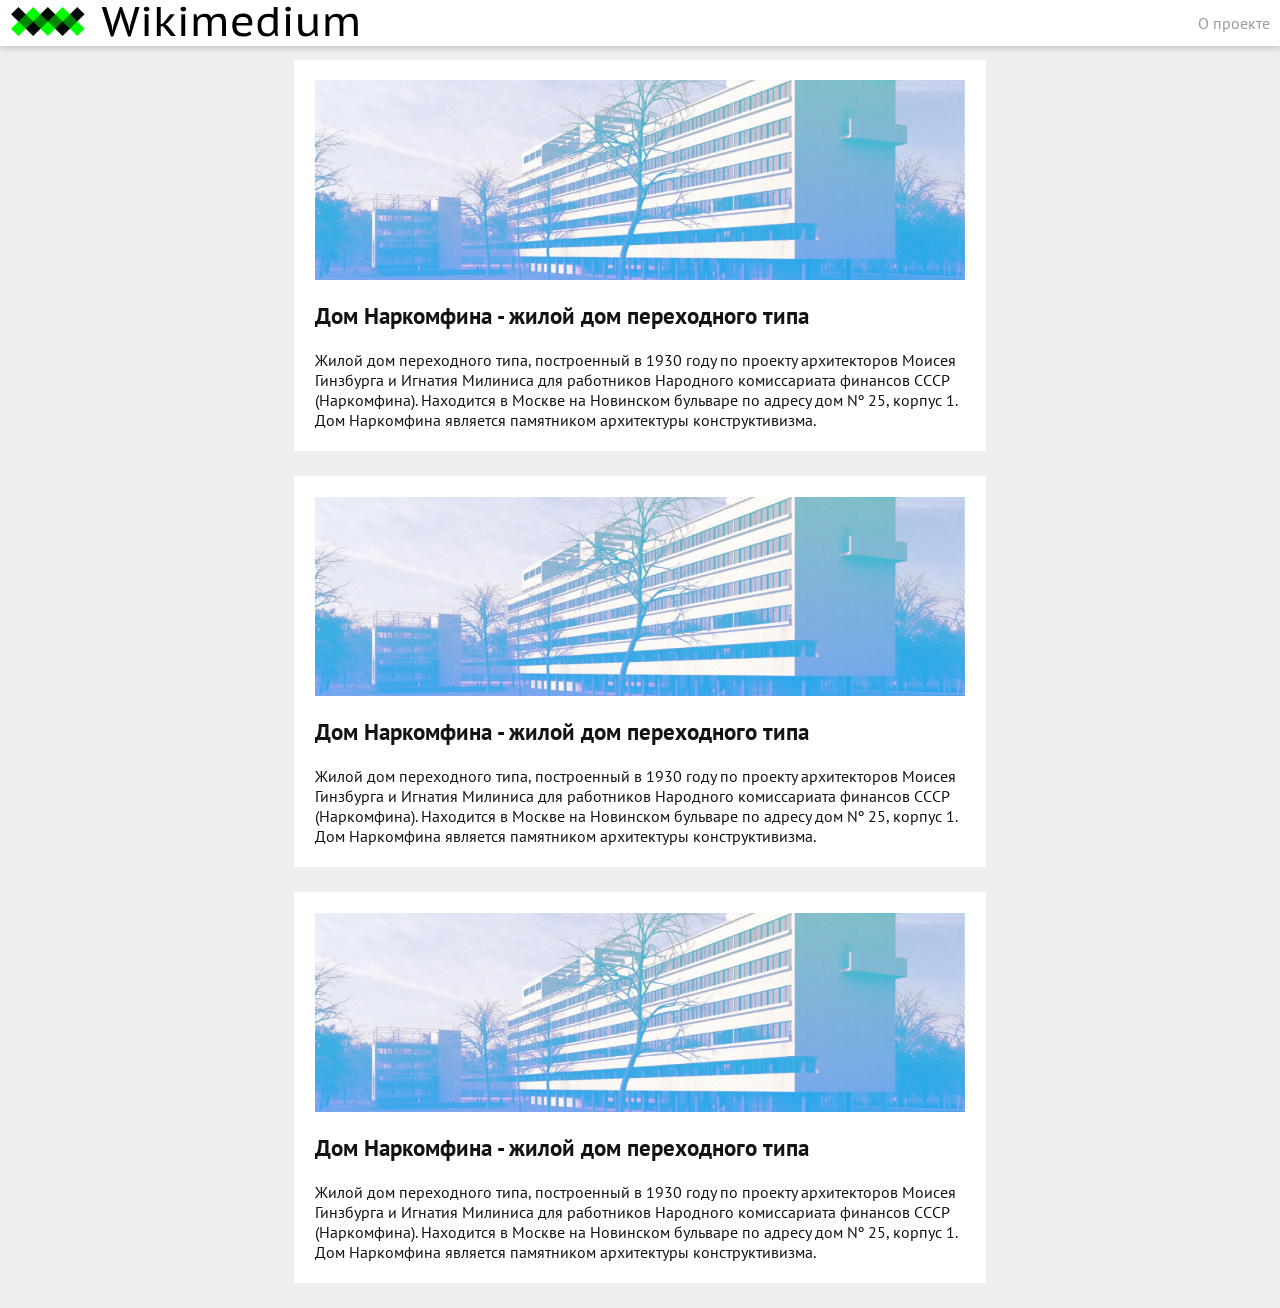
<file: index.html>
<!DOCTYPE html>
<html lang="ru">
  <head>
    <meta charset="UTF-8" />
    <meta name="viewport" content="width=device-width, initial-scale=1.0" />
    <title>О проекте</title>
    <link rel="stylesheet" href="stylesheets/style.css" />
    <link rel="icon" href="images/favicon.ico" type="images/x-icon" />
    <link rel="icon" href="images/favicon.png" type="images/png" />
    <meta property="og:type" content="web-site" />
    <meta property="og:title" content="Дом Наркомфина" />
    <meta
      property="og:description"
      content="Проект разработан для изучения основ веб-вёрстки, языка гипертекстовой
          разметки HTML и каскадных стилей CSS"
    />
    <meta
      property="og:image"
      content="https://raw.githubusercontent.com/krivcikovaanastasia81-ux/Narcomfin/refs/heads/main/images/narkomfin.jpg"
    />
    <meta
      property="og:url"
      content="https://krivcikovaanastasia81-ux.github.io/Narcomfin/"
    />
  </head>
  <body id="main">
    <nav class="menubar">
      <a href="index.html">
        <img src="images/logo.svg" alt="Logo" />
      </a>
      <a href="about.html">О проекте</a>
    </nav>

    <section>
      <a href="dom-narkomfina.html" class="card">
        <div class="cardImage"></div>
        <h2>Дом Наркомфина - жилой дом переходного типа</h2>
        <p>
          Жилой дом переходного типа, построенный в 1930 году по проекту
          архитекторов Моисея Гинзбурга и Игнатия Милиниса для работников
          Народного комиссариата финансов СССР (Наркомфина). Находится в Москве
          на Новинском бульваре по адресу дом Nº 25, корпус 1. Дом Наркомфина
          является памятником архитектуры конструктивизма.
        </p>
      </a>
      <a href="dom-narkomfina.html" class="card">
        <div class="cardImage"></div>
        <h2>Дом Наркомфина - жилой дом переходного типа</h2>
        <p>
          Жилой дом переходного типа, построенный в 1930 году по проекту
          архитекторов Моисея Гинзбурга и Игнатия Милиниса для работников
          Народного комиссариата финансов СССР (Наркомфина). Находится в Москве
          на Новинском бульваре по адресу дом Nº 25, корпус 1. Дом Наркомфина
          является памятником архитектуры конструктивизма.
        </p>
      </a>
      <a href="dom-narkomfina.html" class="card">
        <div class="cardImage"></div>
        <h2>Дом Наркомфина - жилой дом переходного типа</h2>
        <p>
          Жилой дом переходного типа, построенный в 1930 году по проекту
          архитекторов Моисея Гинзбурга и Игнатия Милиниса для работников
          Народного комиссариата финансов СССР (Наркомфина). Находится в Москве
          на Новинском бульваре по адресу дом Nº 25, корпус 1. Дом Наркомфина
          является памятником архитектуры конструктивизма.
        </p>
      </a>
    </section>
  </body>
</html>
</file>
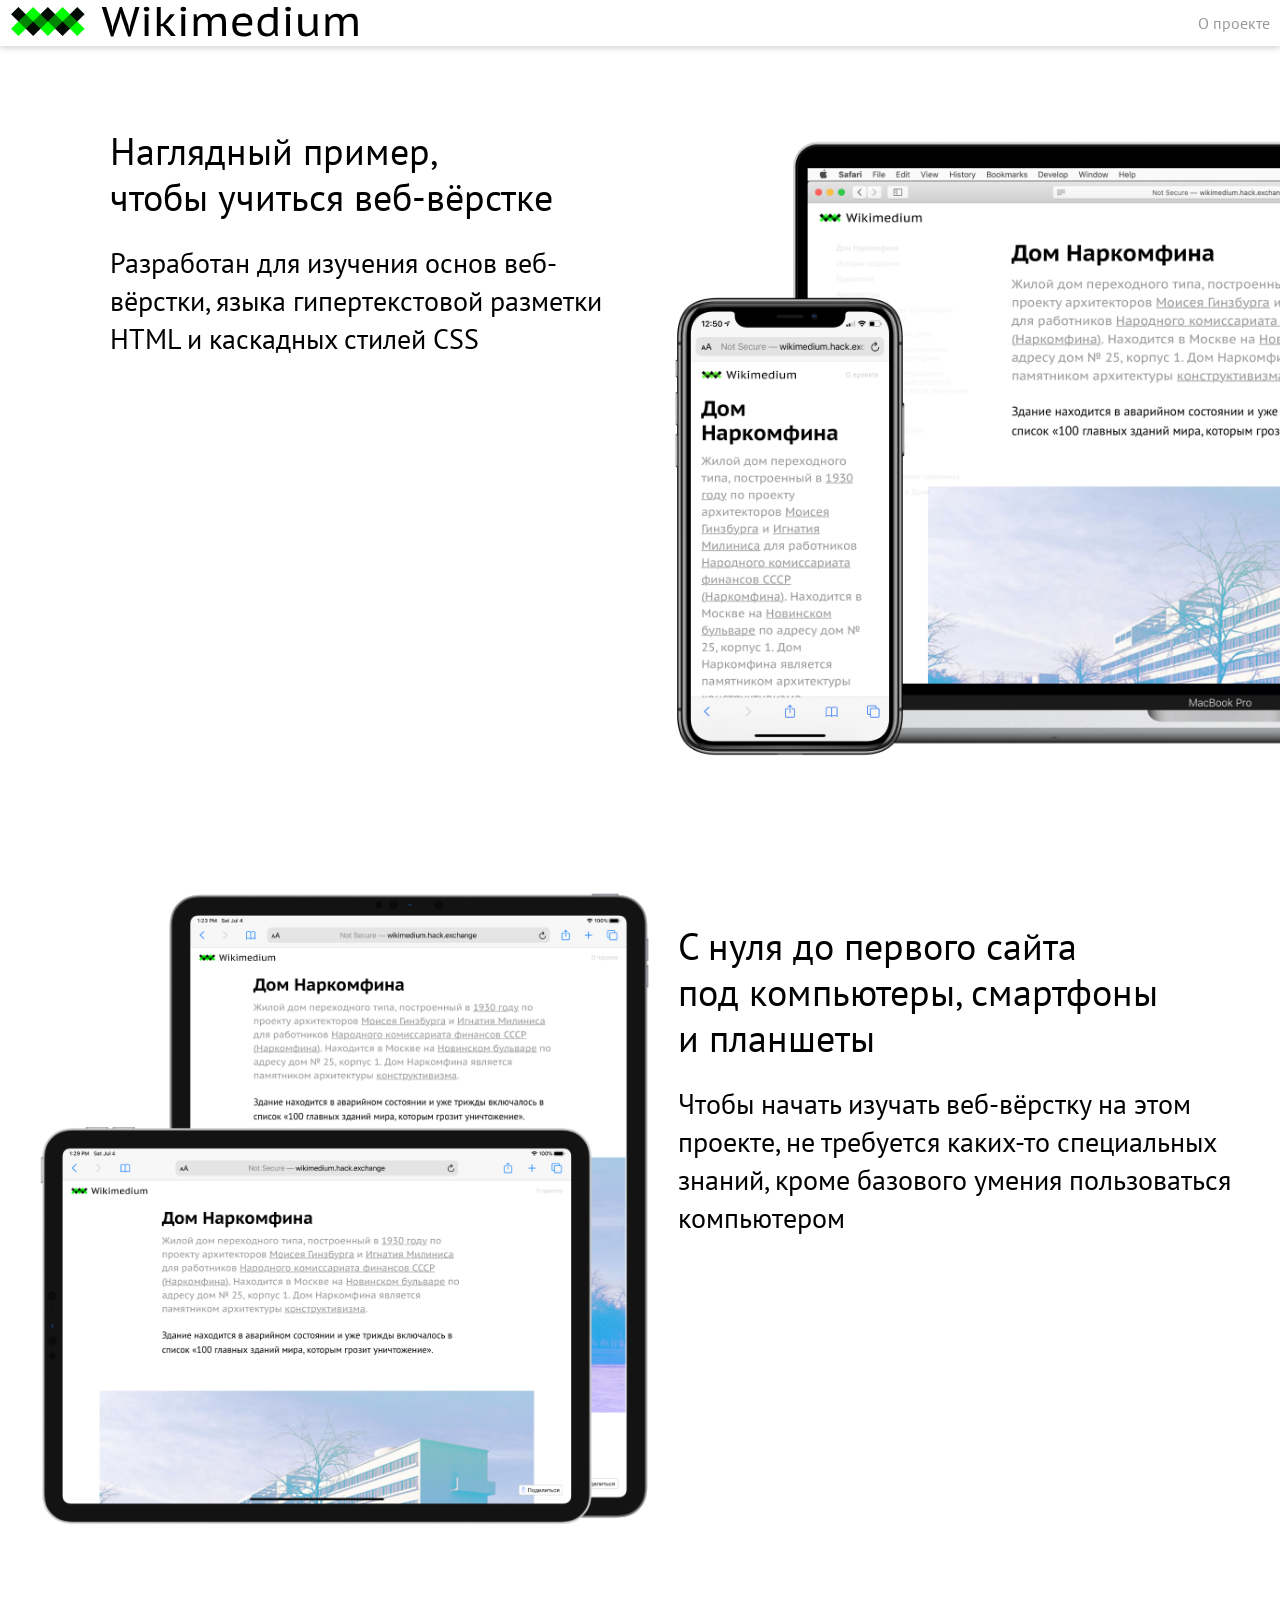
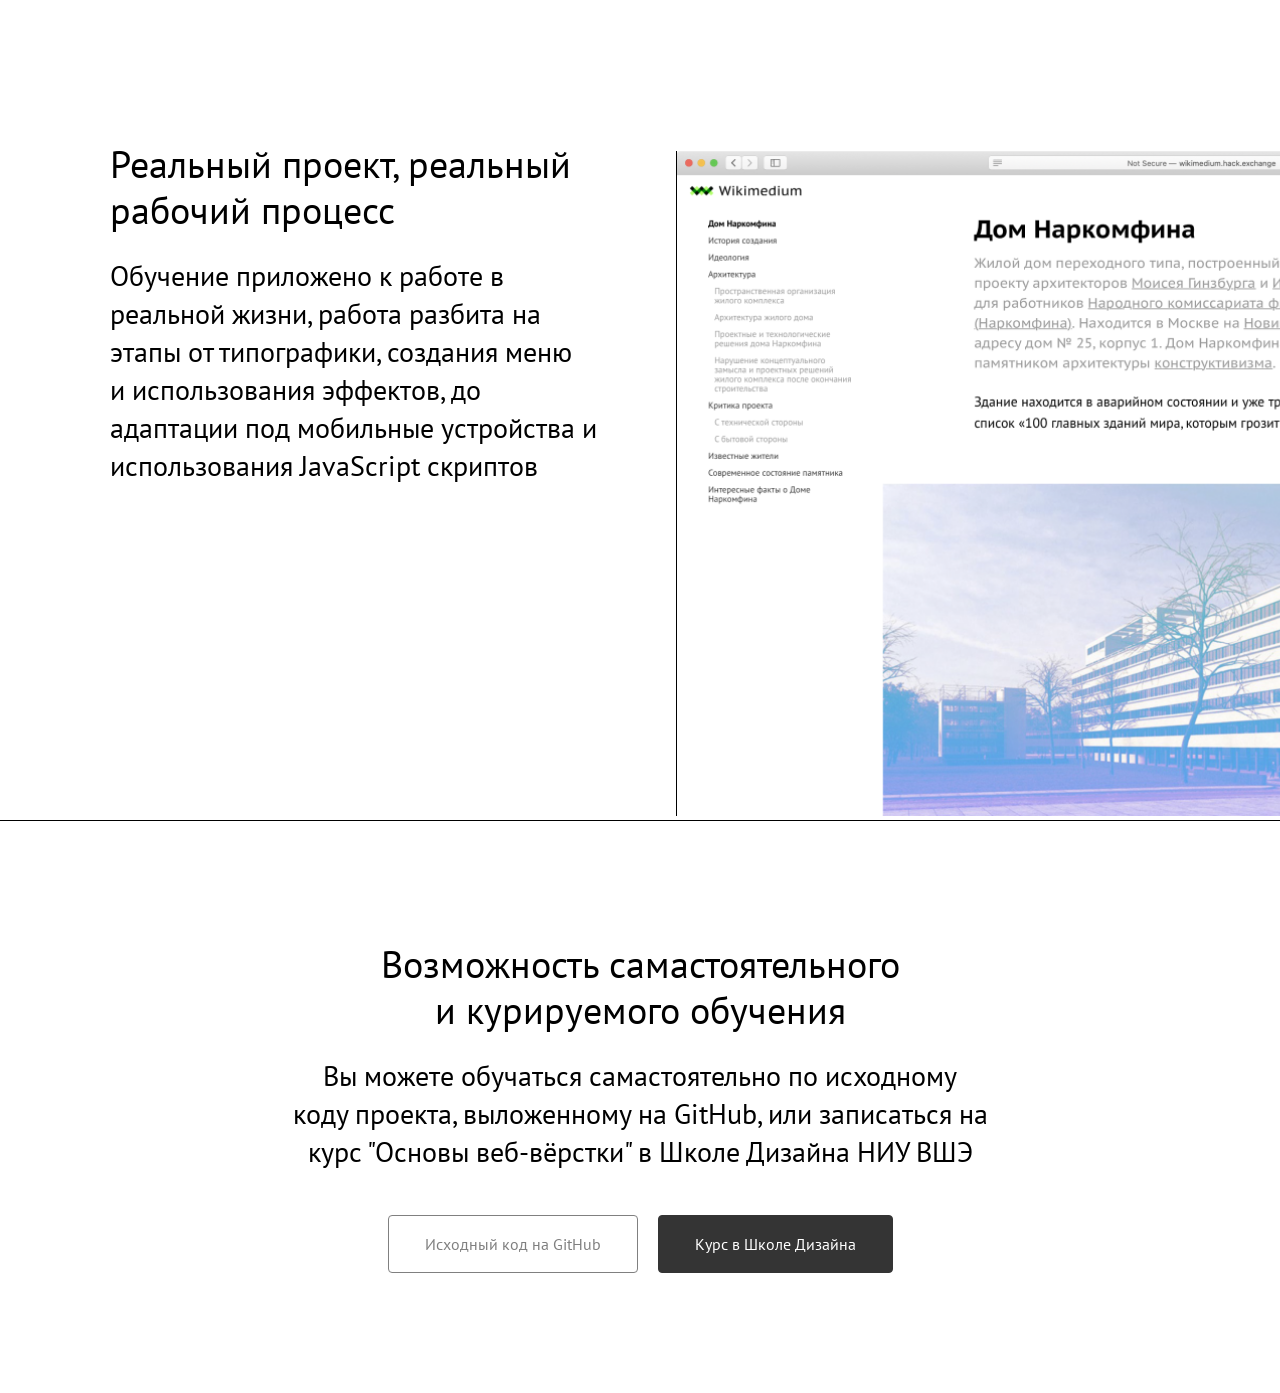
<file: about.html>
<!DOCTYPE html>
<html lang="ru">
  <head>
    <meta charset="UTF-8" />
    <meta name="viewport" content="width=device-width, initial-scale=1.0" />
    <title>О проекте</title>
    <link rel="stylesheet" href="stylesheets/style.css" />
    <link rel="icon" href="images/favicon.ico" type="images/x-icon" />
    <link rel="icon" href="images/favicon.png" type="images/png" />
    <meta property="og:type" content="web-site" />
    <meta property="og:title" content="Дом Наркомфина" />
    <meta
      property="og:description"
      content="Проект разработан для изучения основ веб-вёрстки, языка гипертекстовой
          разметки HTML и каскадных стилей CSS"
    />
    <meta
      property="og:image"
      content="https://raw.githubusercontent.com/krivcikovaanastasia81-ux/Narcomfin/refs/heads/main/images/narkomfin.jpg"
    />
    <meta
      property="og:url"
      content="https://krivcikovaanastasia81-ux.github.io/Narcomfin/"
    />
  </head>
  <body id="about">
    <nav class="menubar">
      <a href="index.html">
        <img src="images/logo.svg" alt="Logo" />
      </a>
      <a href="about.html">О проекте</a>
    </nav>

    <section id="firstSection">
      <div>
        <h2>Наглядный пример, чтобы&nbsp;учиться веб-вёрстке</h2>
        <p>
          Разработан для изучения основ веб-вёрстки, языка гипертекстовой
          разметки HTML и&nbsp;каскадных стилей CSS
        </p>
      </div>
      <div>
        <img src="images/about1.png" alt="Photo1" />
      </div>
    </section>

    <section id="secondSection">
      <div>
        <img src="images/about2.png" alt="Photo2" />
      </div>
      <div>
        <h2>
          С нуля до первого сайта под&nbsp;компьютеры, смартфоны и&nbsp;планшеты
        </h2>
        <p>
          Чтобы начать изучать веб-вёрстку на этом проекте, не требуется
          каких-то специальных знаний, кроме базового умения пользоваться
          компьютером
        </p>
      </div>
    </section>

    <section id="thirdSection">
      <div>
        <h2>Реальный проект, реальный рабочий процесс</h2>
        <p>
          Обучение приложено к работе в реальной жизни, работа разбита на этапы
          от&nbsp;типографики, создания меню и&nbsp;использования эффектов, до
          адаптации под&nbsp;мобильные устройства и использования JavaScript
          скриптов
        </p>
      </div>
      <div>
        <img src="images/about3.png" alt="Photo3" />
      </div>
    </section>

    <section id="fourthSection">
      <h2>Возможность самастоятельного и&nbsp;курируемого обучения</h2>
      <p>
        Вы можете обучаться самастоятельно по исходному коду&nbsp;проекта,
        выложенному на GitHub, или записаться на курс "Основы веб-вёрстки" в
        Школе Дизайна НИУ&nbsp;ВШЭ
      </p>
      <div>
        <a href="https://github.com/krivcikovaanastasia81-ux/Narcomfin"
          >Исходный код на GitHub</a
        >
        <a class="black" href="https://design.hse.ru/ba/design/programming"
          >Курс в Школе Дизайна</a
        >
      </div>
    </section>
  </body>
</html>
</file>
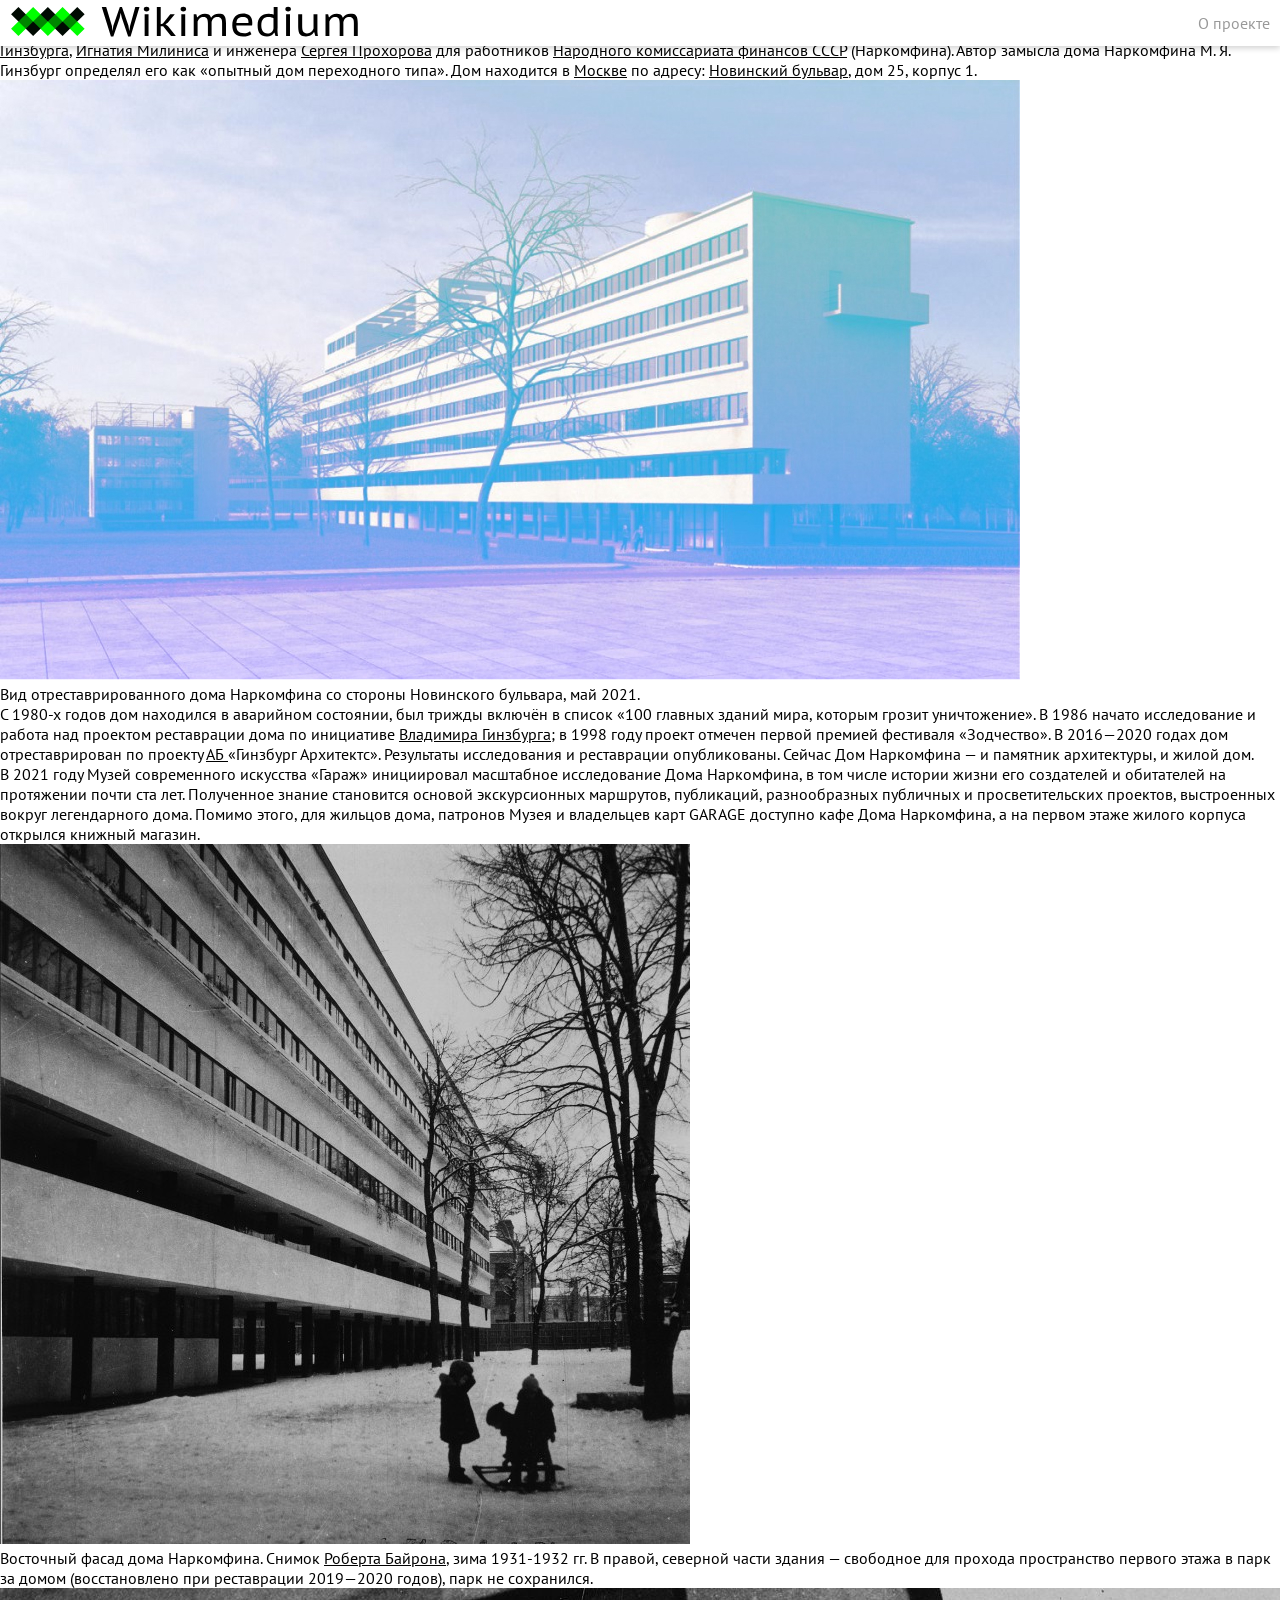
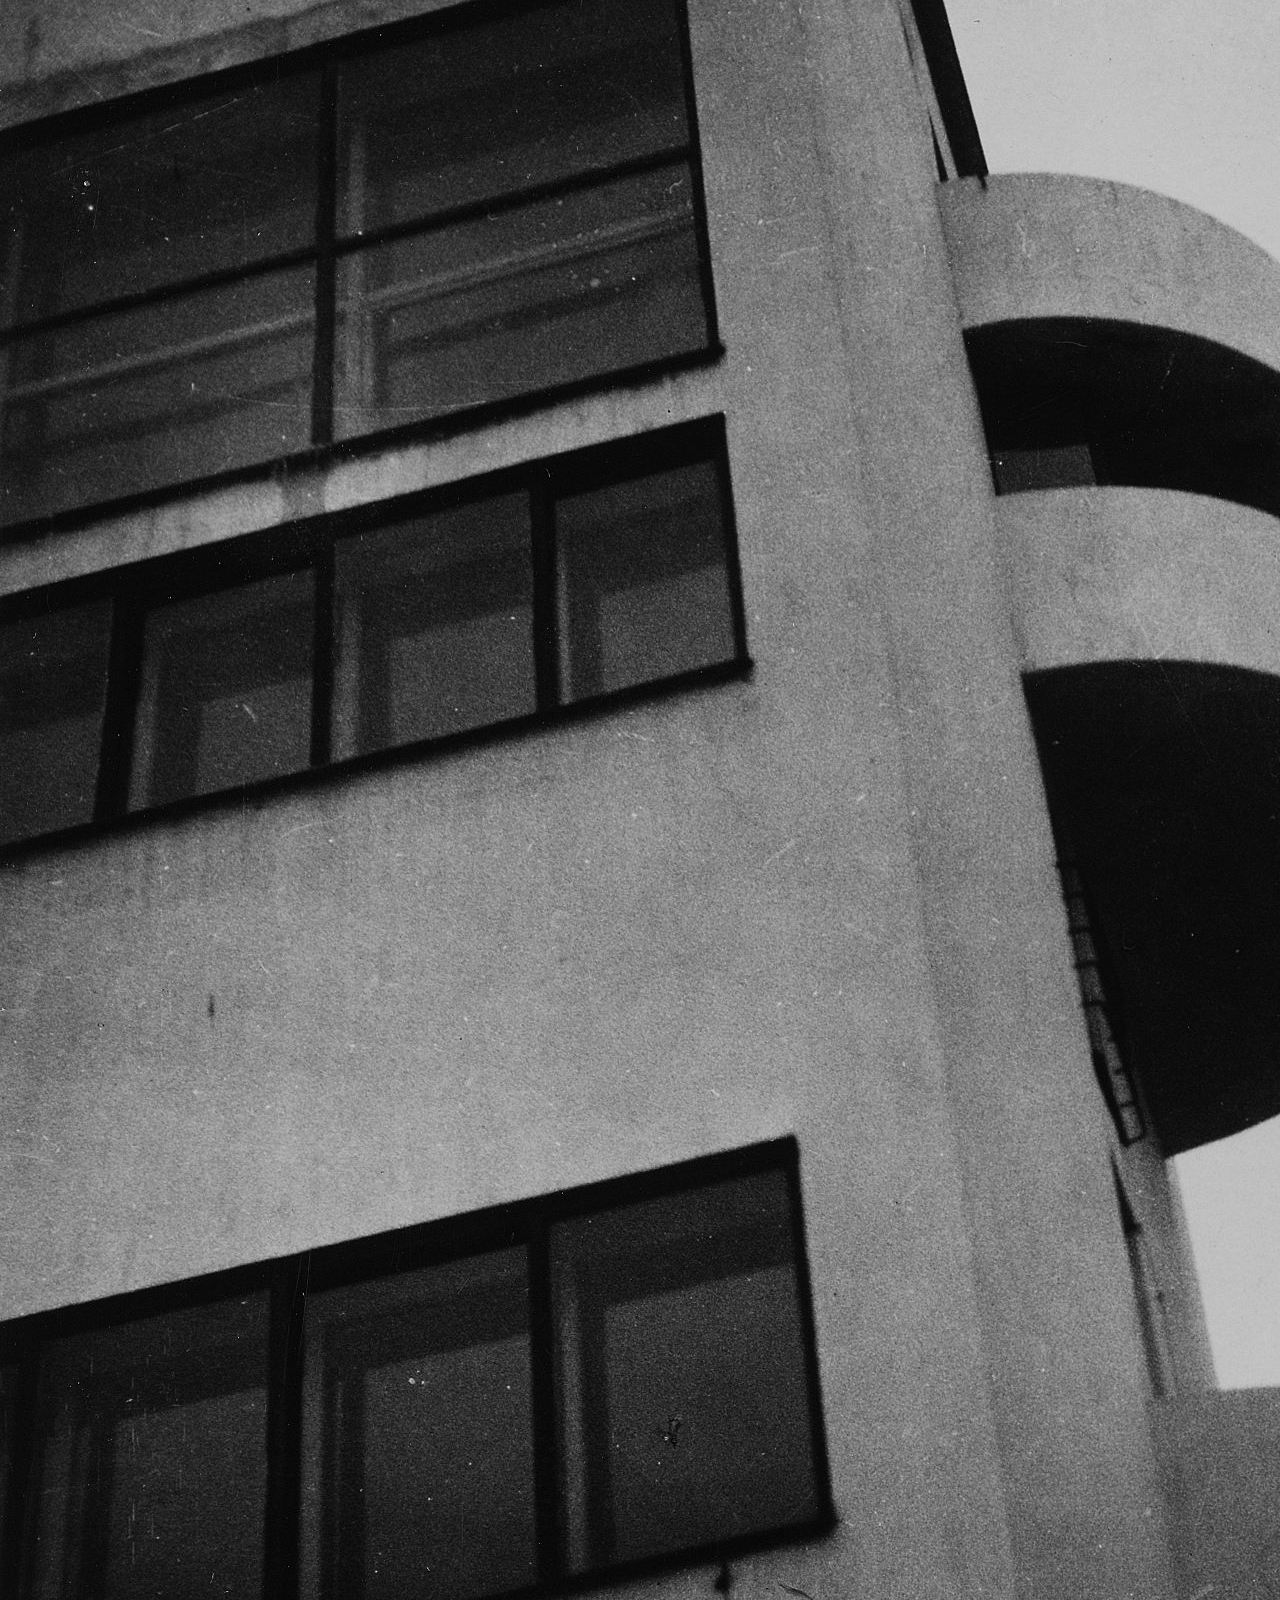
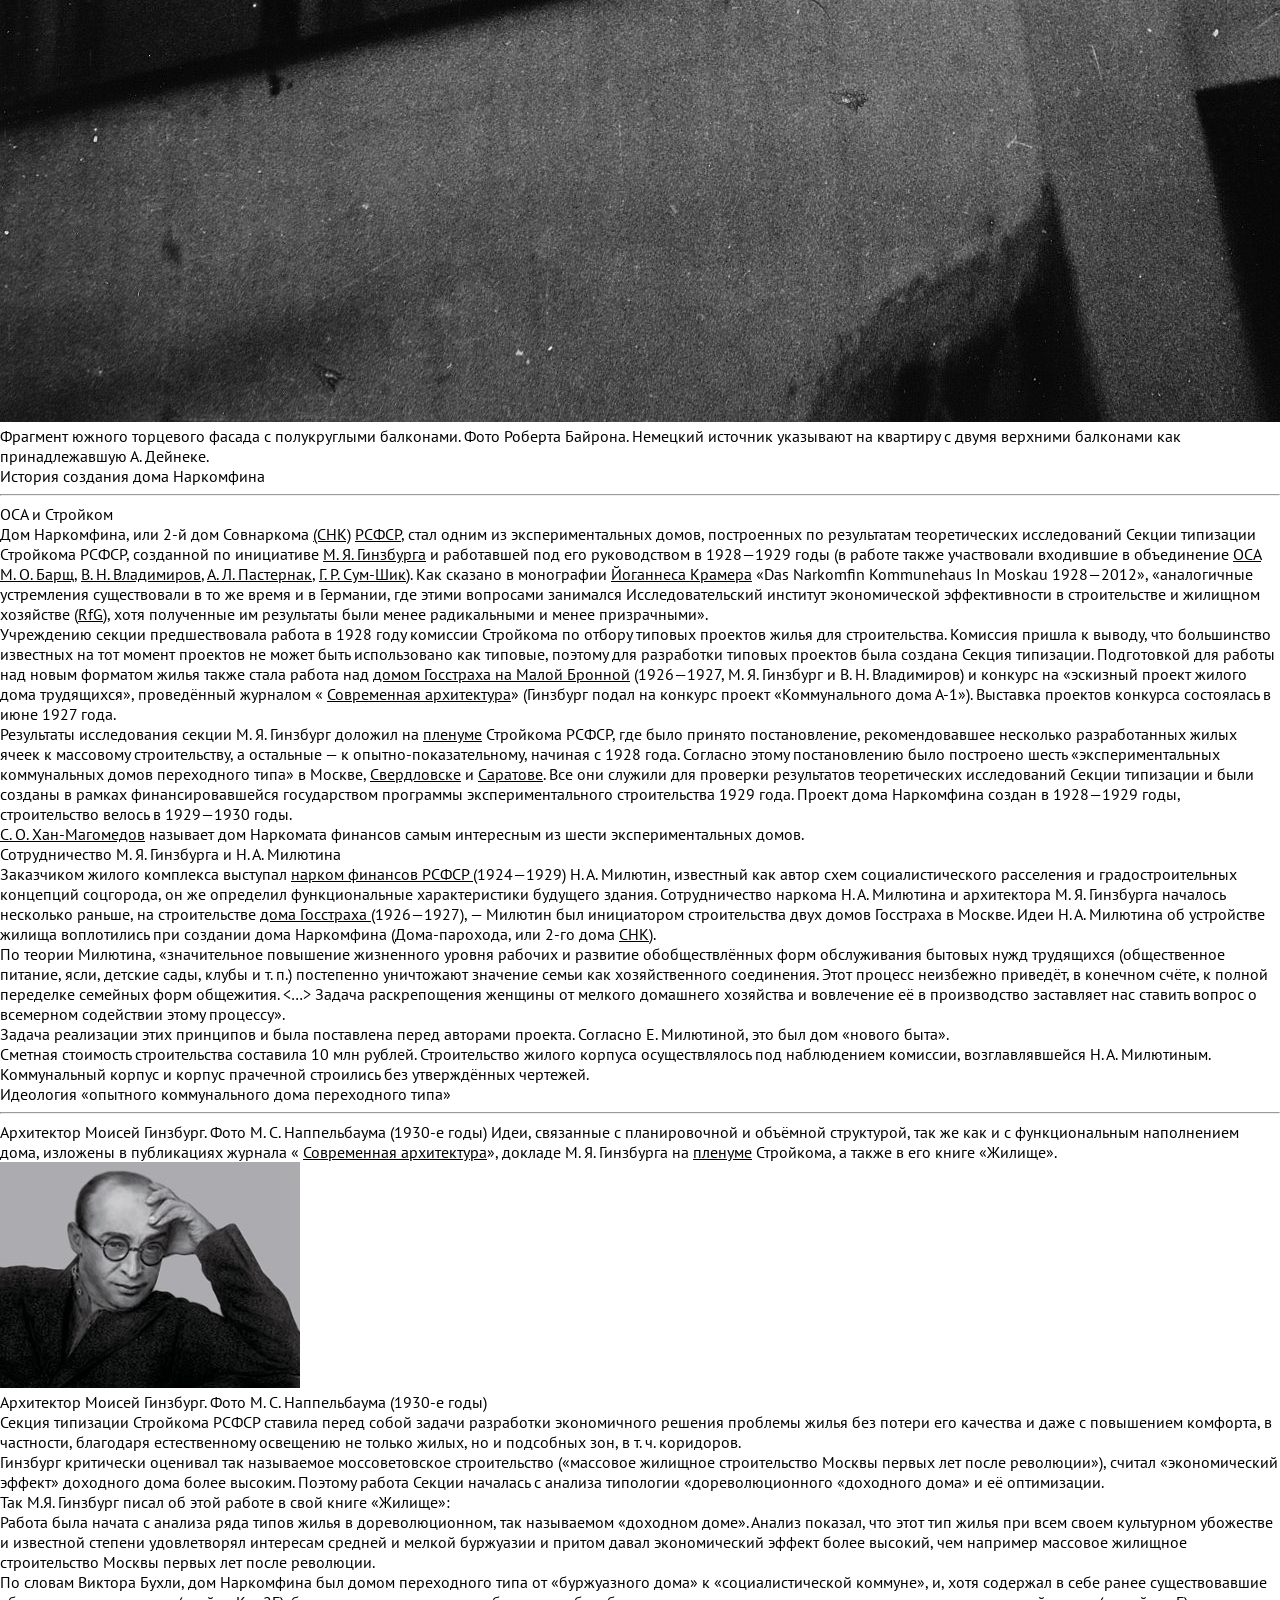
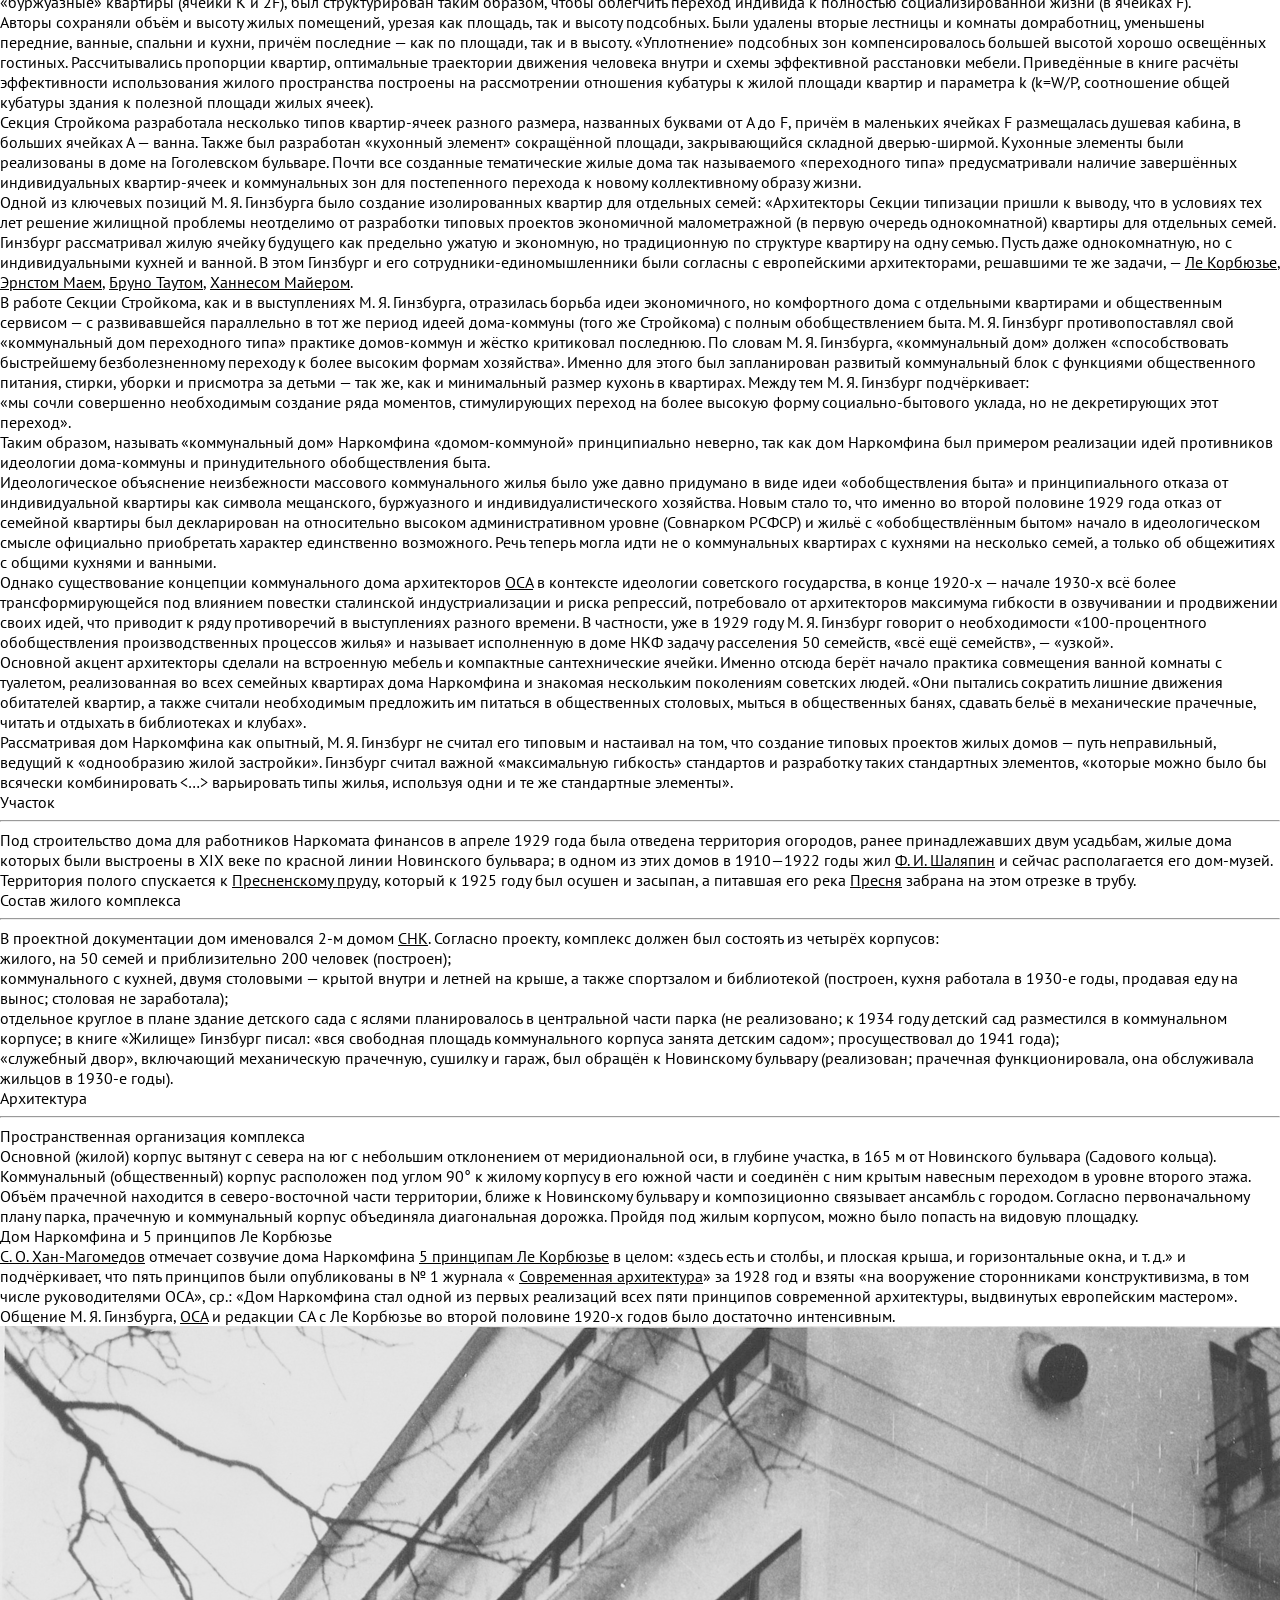
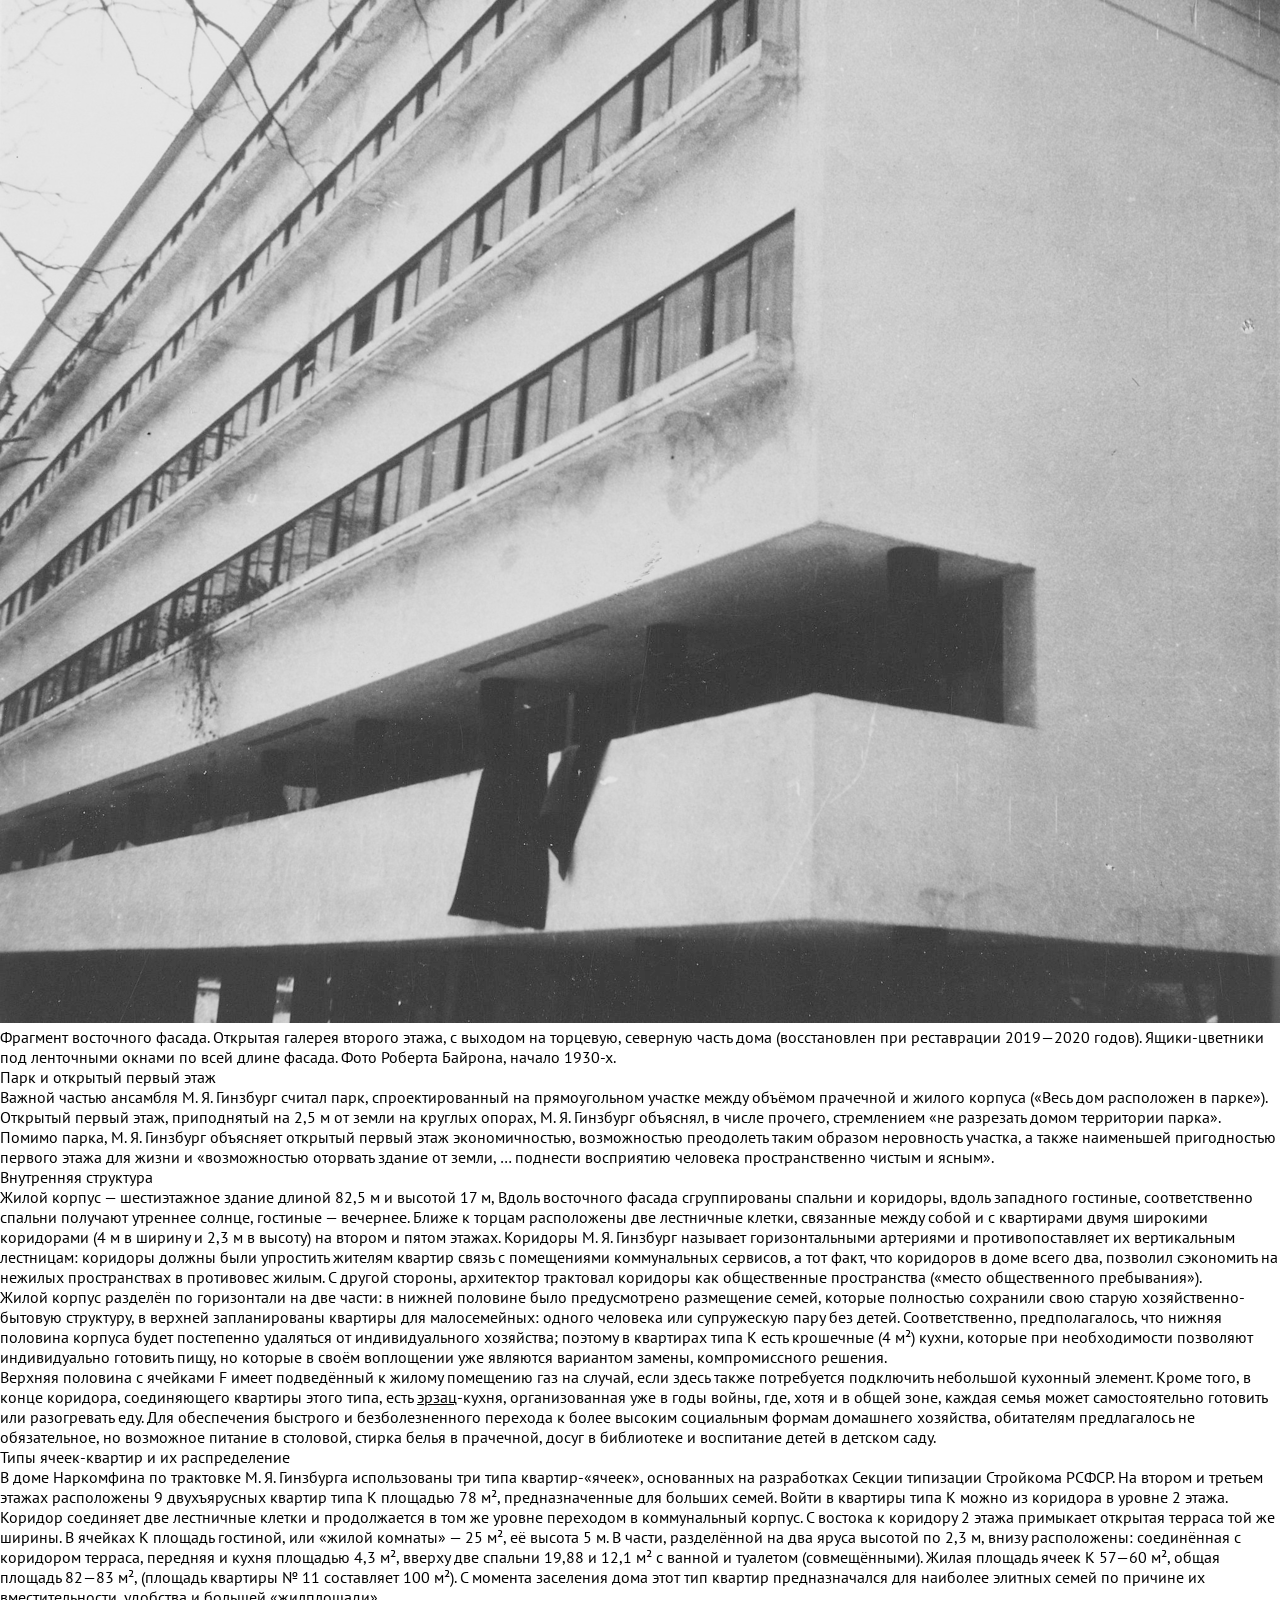
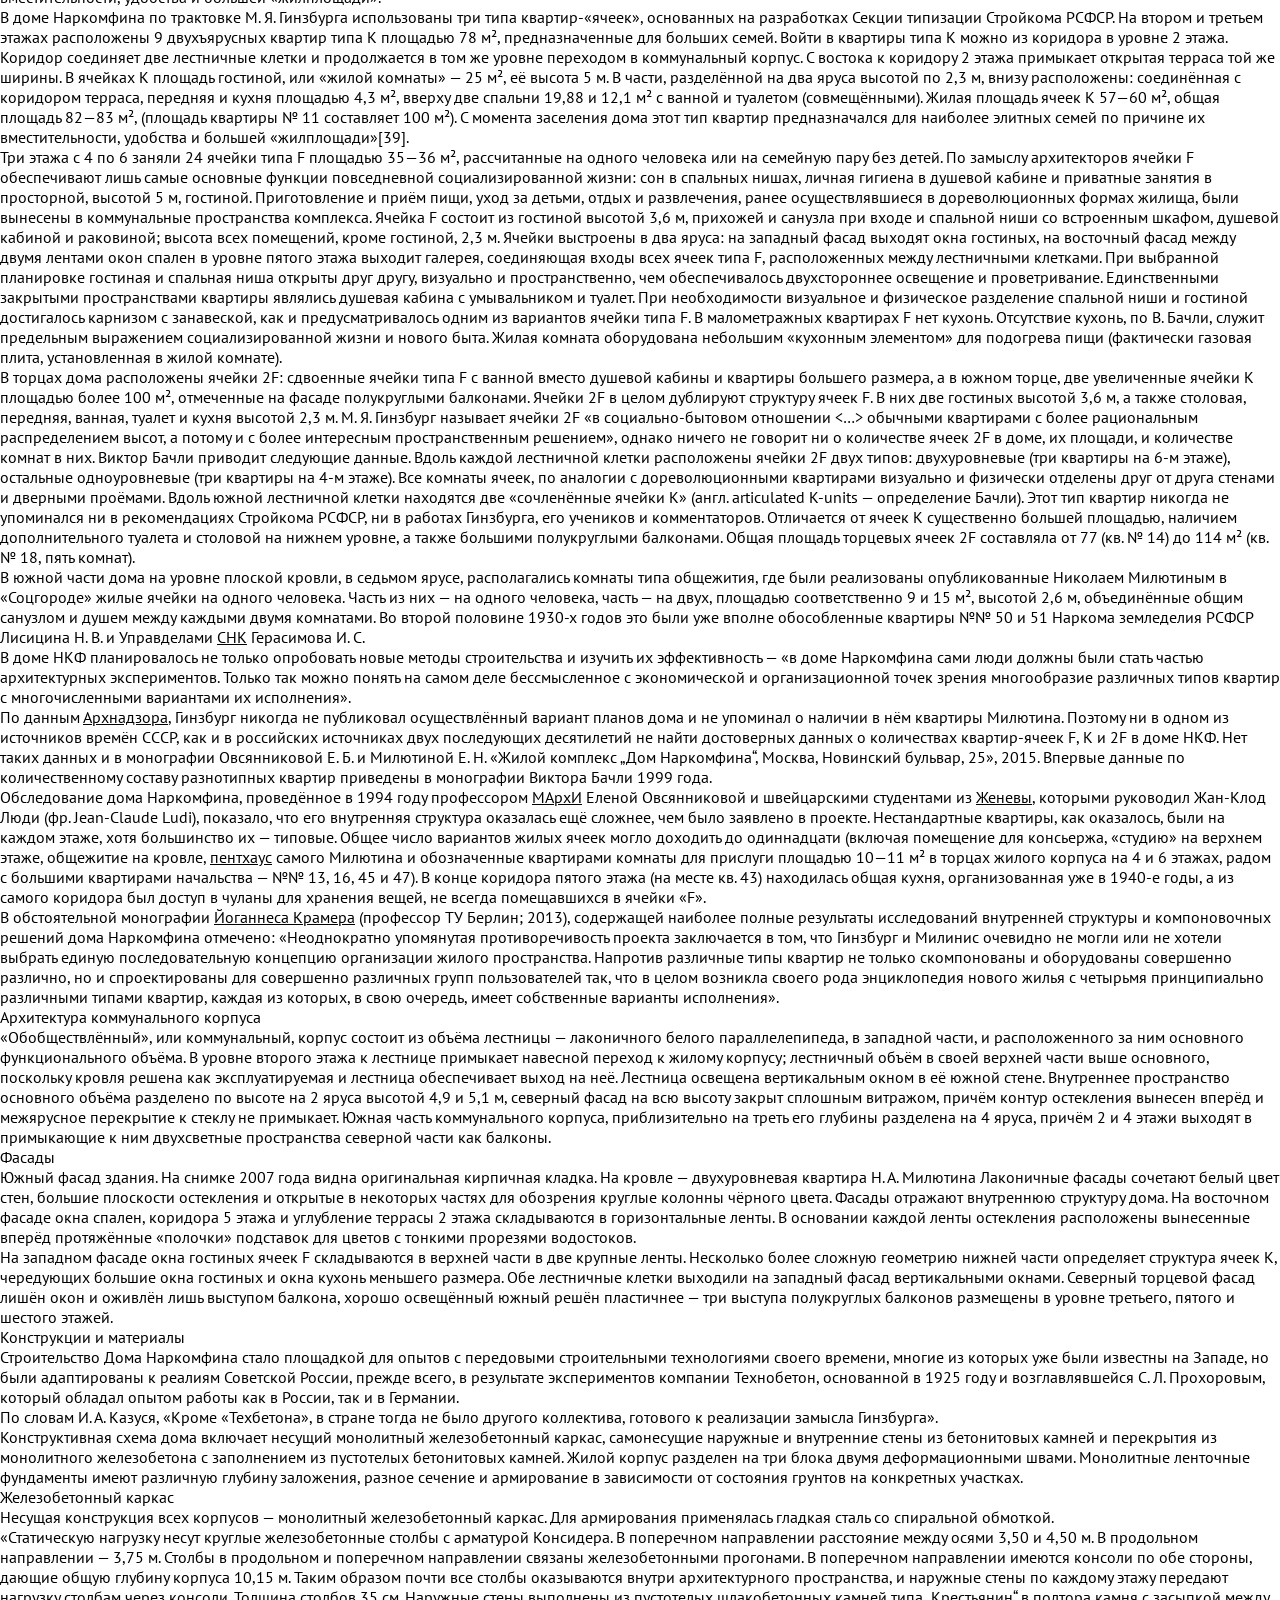
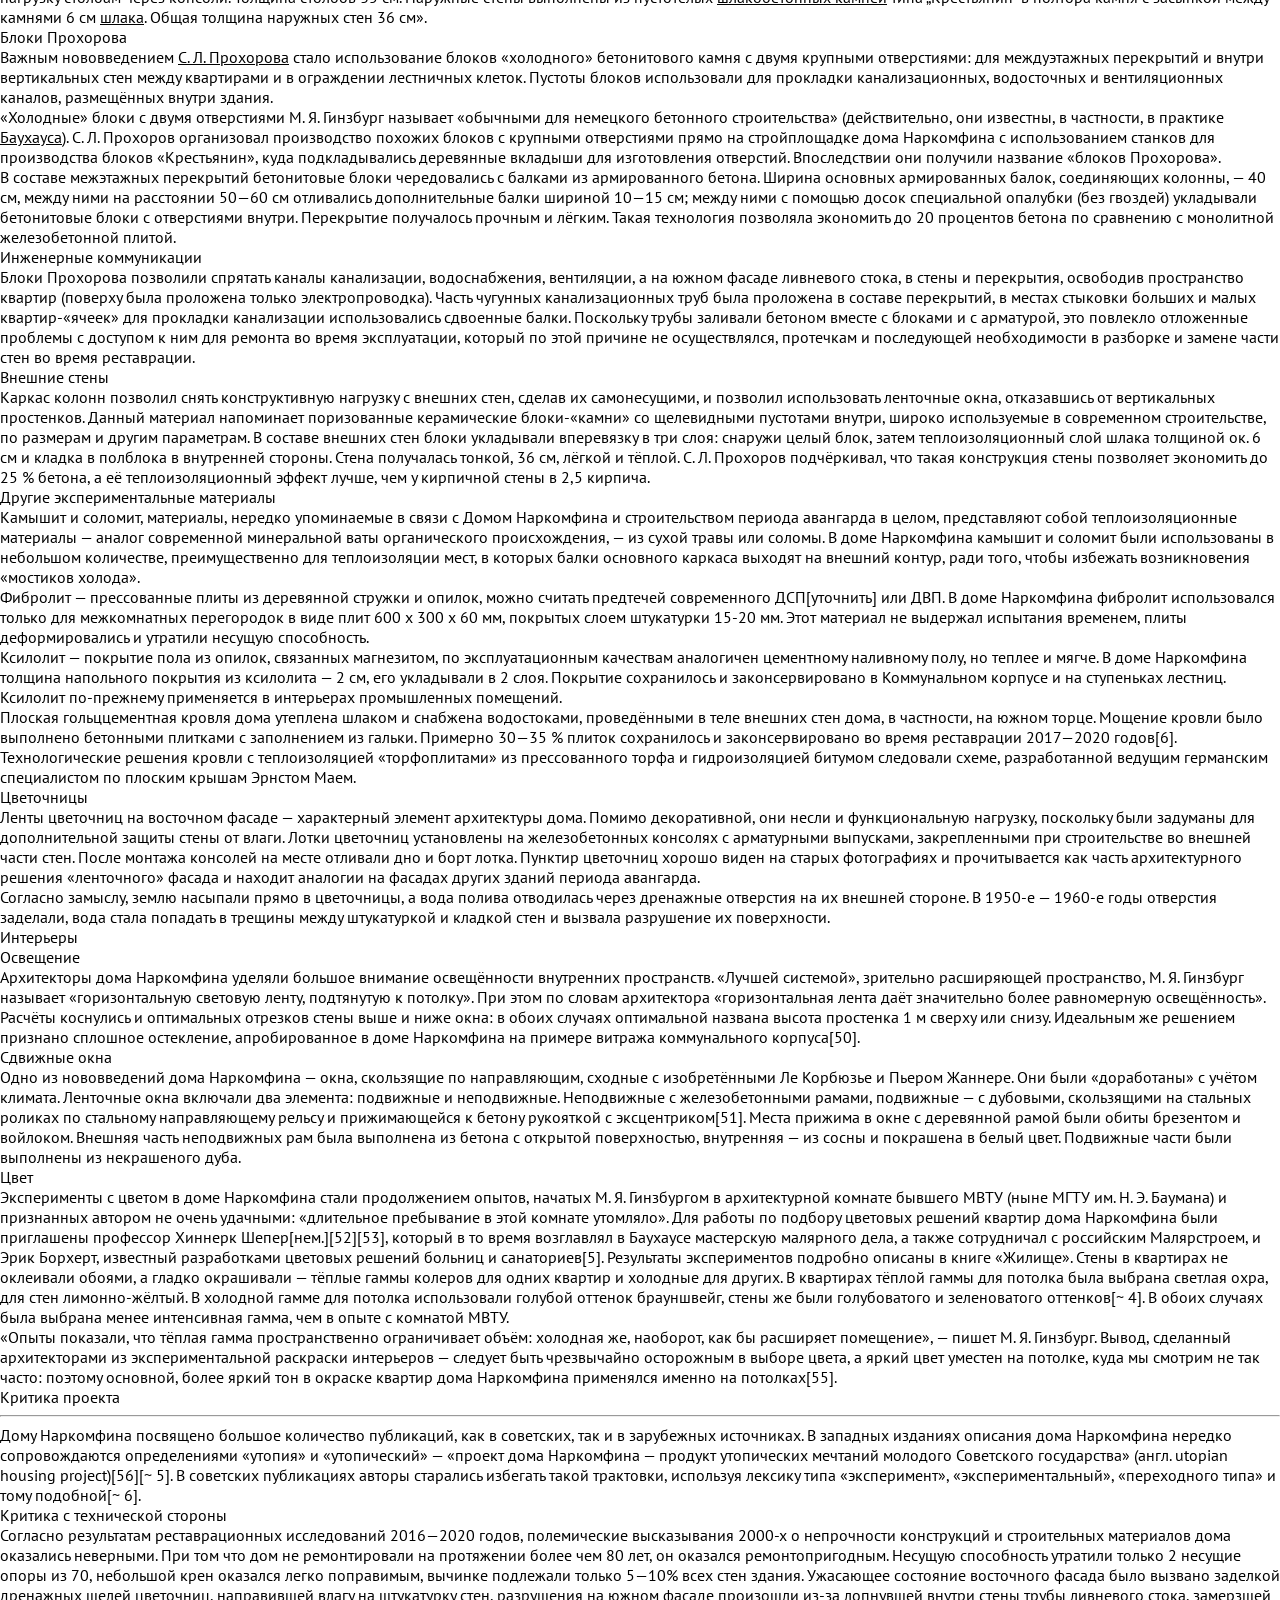
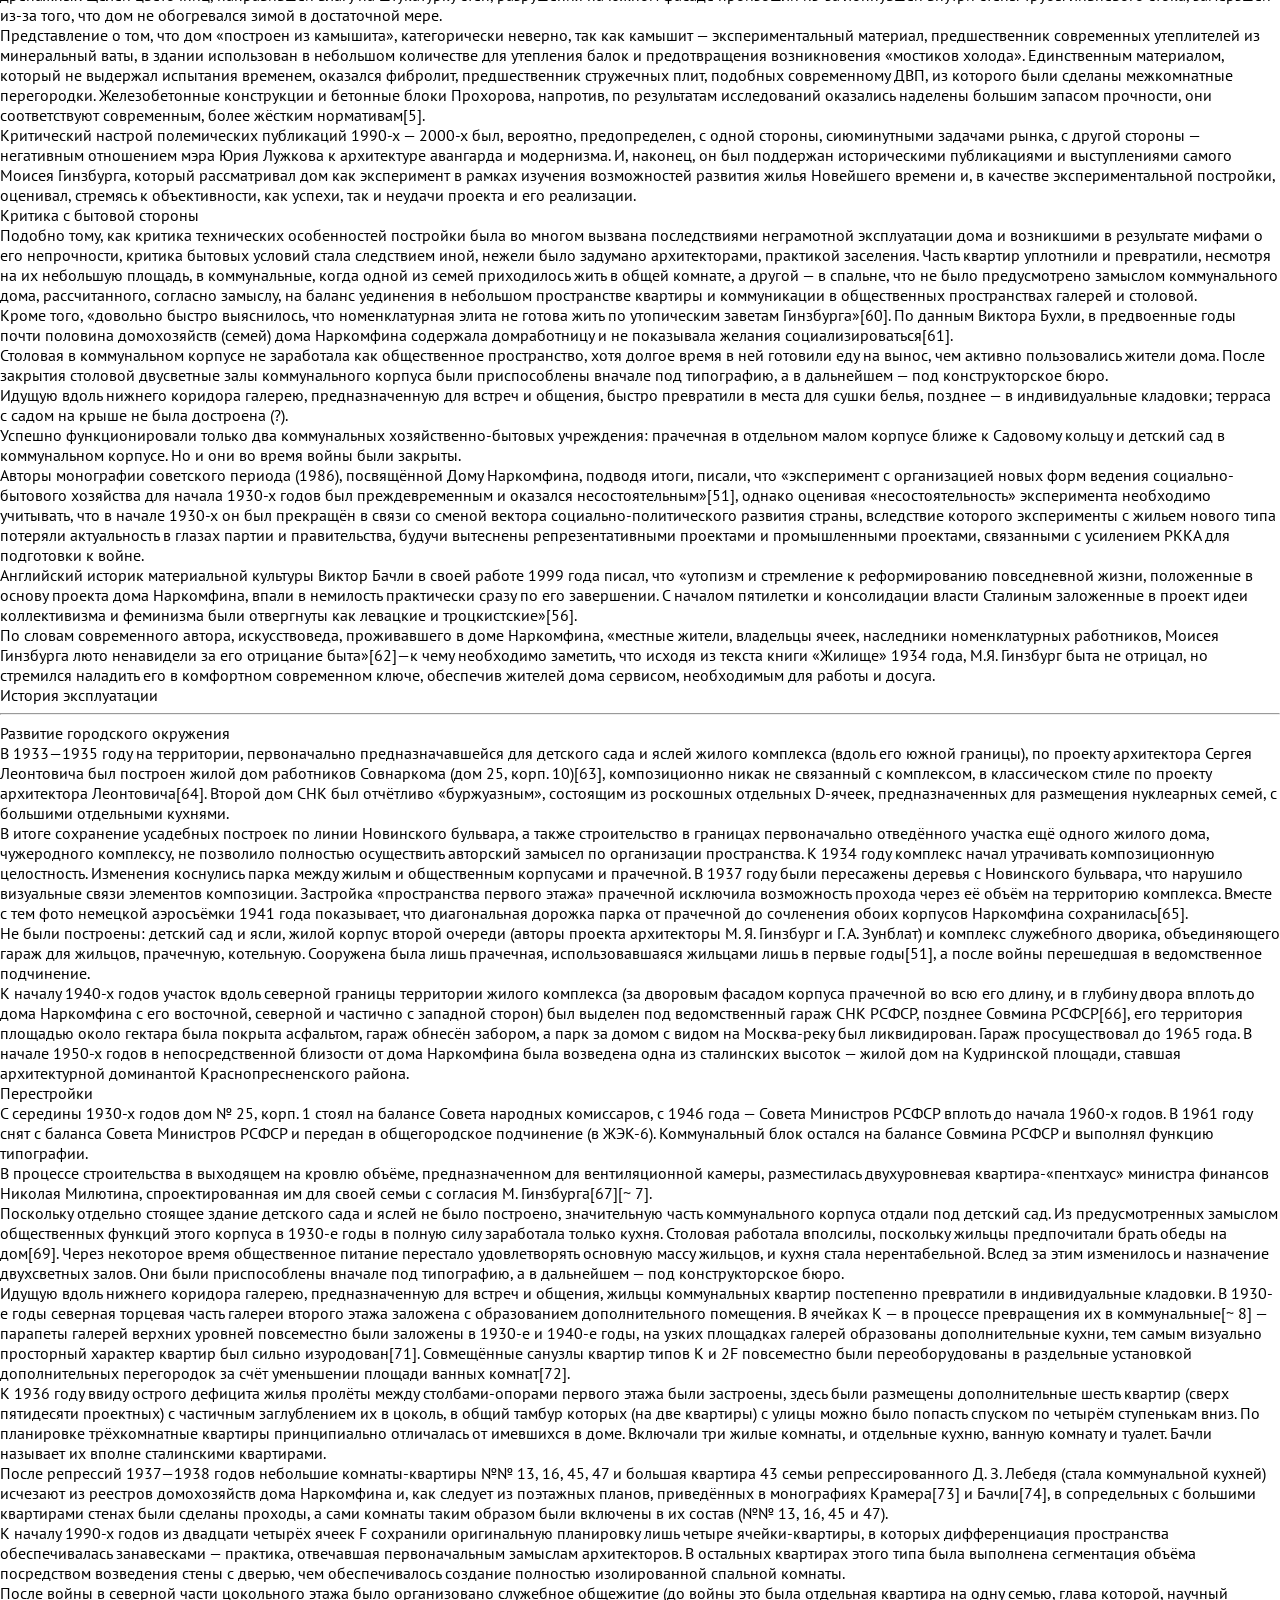
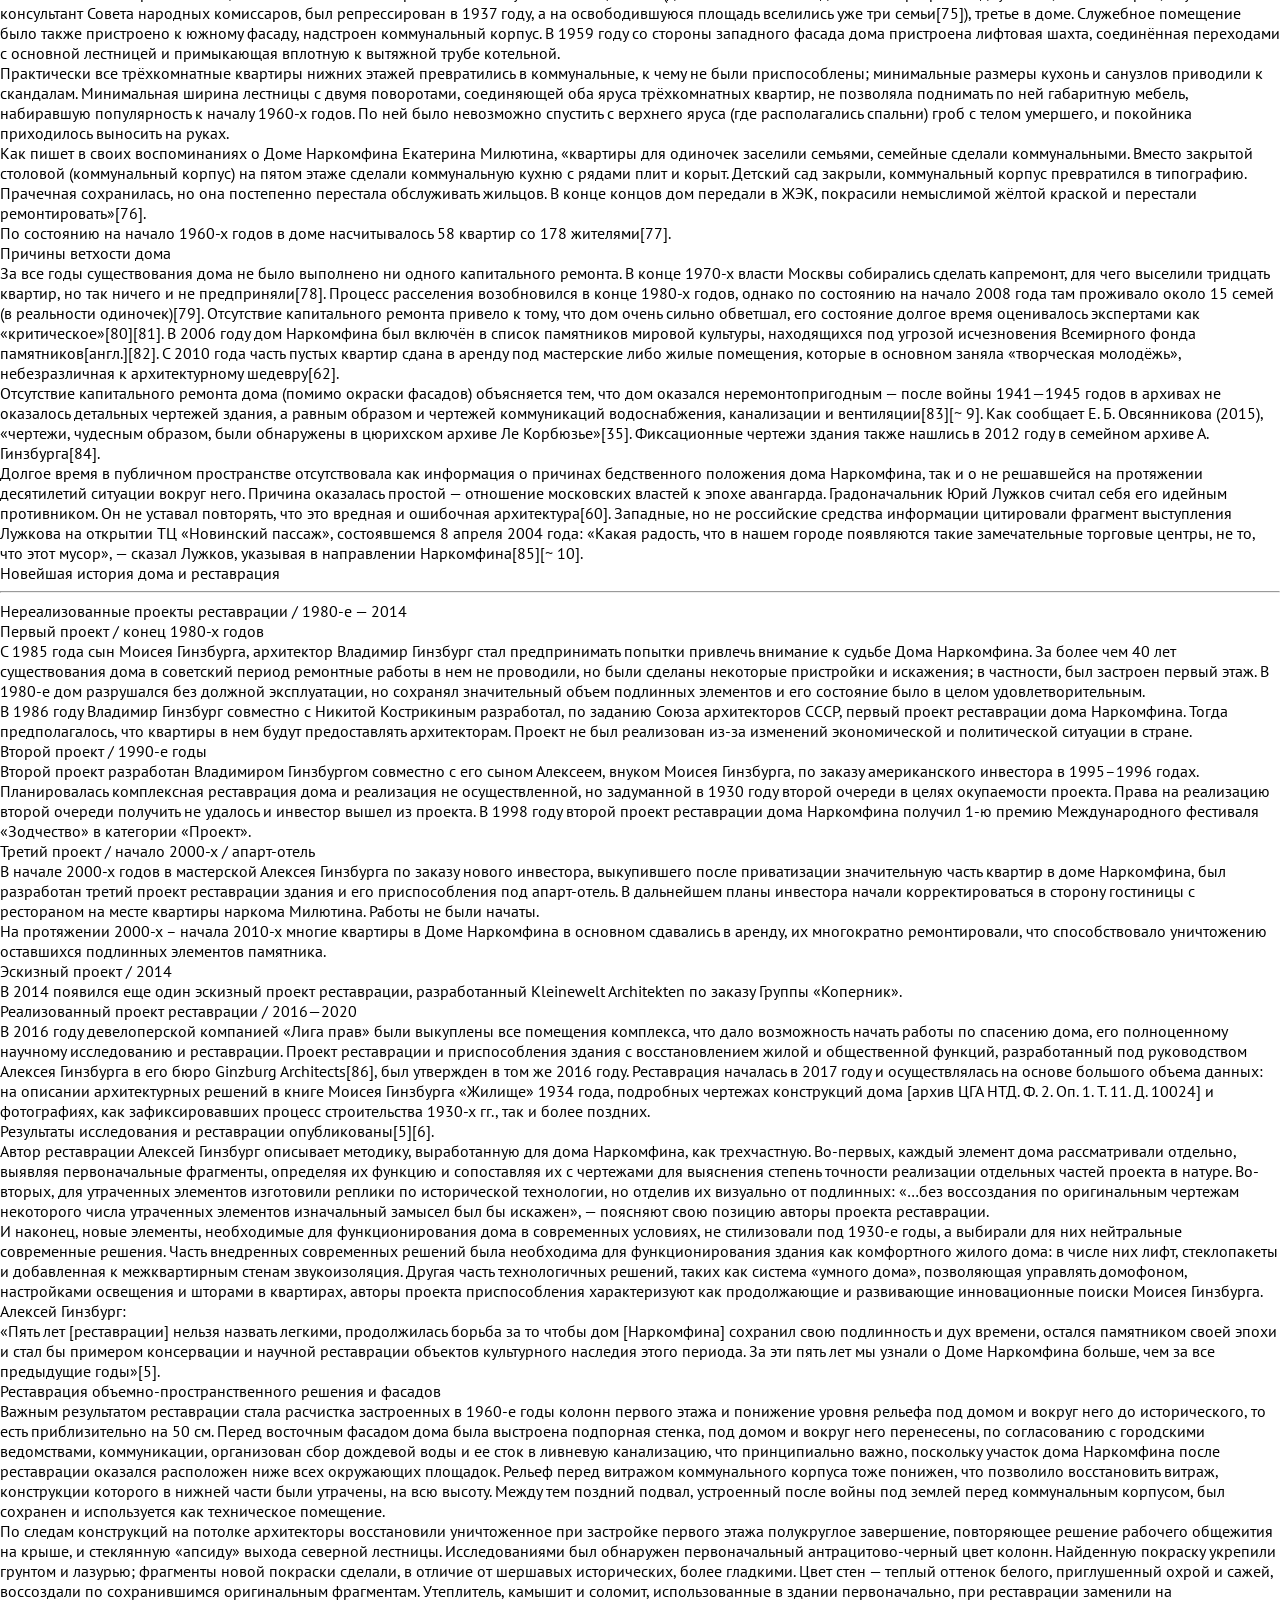
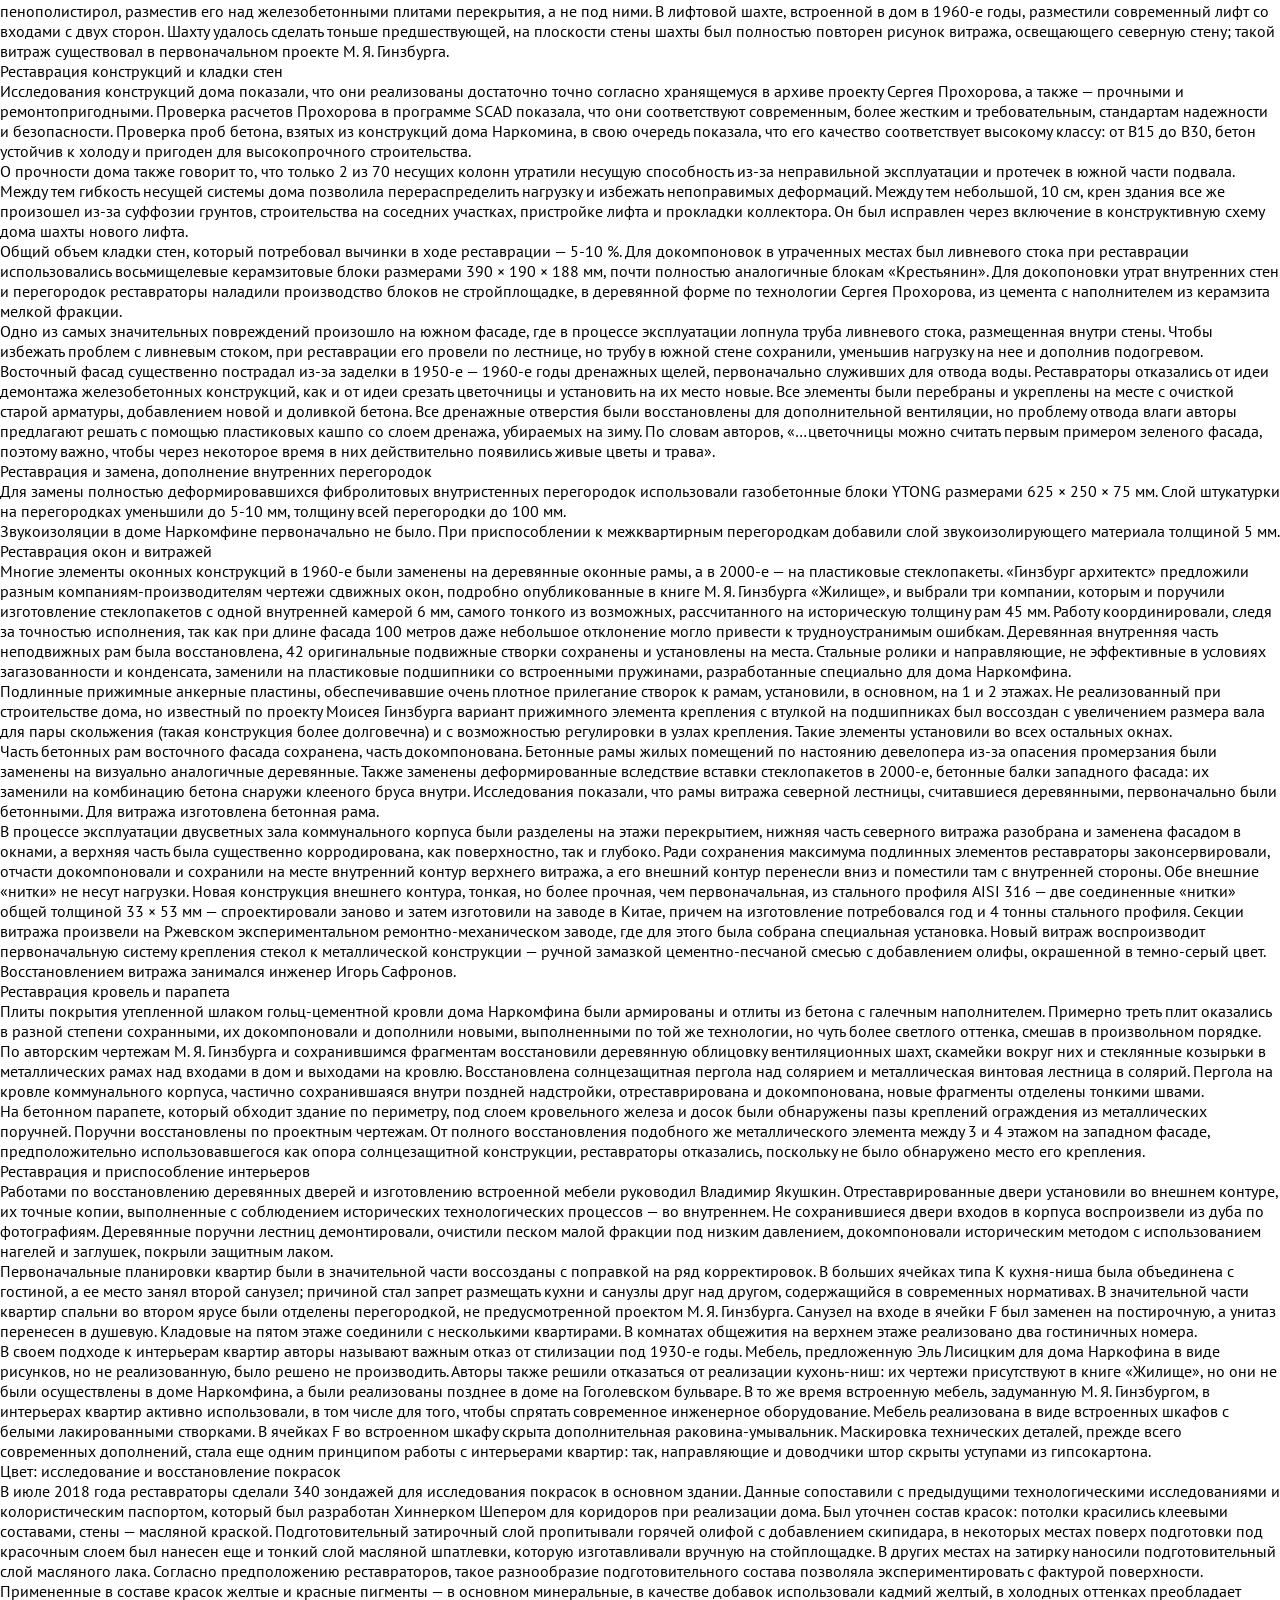
<file: dom-narcomhina.html>
<!DOCTYPE html>
<html lang="ru">
  <head>
    <meta charset="UTF-8" />
    <meta name="viewport" content="width=device-width, initial-scale=1.0" />
    <title>Дом наркомфина</title>
    <link rel="stylesheet" href="stylesheets/style.css" />
  </head>
  <body>
    <nav class="menubar">
      <a href="dom-narcomhina.html">
        <img src="images/logo.svg" alt="" />
      </a>
      <a href="about.html">О проекте</a>
    </nav>
    <nav class="sidebar">
      <ol>
        <li>
          <a href="#1">История создания дома Наркомфина</a>
          <ol>
            <li><a href="#1_1">ОСА и Стройком</a></li>
            <li>
              <a href="#1_2">Сотрудничество М. Я. Гинзбурга и Н. А. Милютина</a>
            </li>
          </ol>
        </li>
        <li>
          <a href="#2"
            >Идеология «опытного коммунального дома переходного типа»</a
          >
        </li>
        <li><a href="#3">Участок</a></li>
        <li><a href="#4">Состав жилого комплекса</a></li>
        <li>
          <a href="#5">Архитектура</a>
          <ol>
            <li>
              <a href="#5_1">Пространственная организация комплекса</a>
            </li>
            <li>
              <a href="#5_2">Дом Наркомфина и 5 принципов Ле Корбюзье</a>
              <!--<ol>
                <li><a href="#5_2_1">Парк и открытый первый этаж</a></li>
                <li><a href="#5_2_2">Внутренняя структура</a></li>
                <li>
                  <a href="#5_2_3">Типы ячеек-квартир и их распределение</a>
                </li>
                <li>
                  <a href="#5_2_4">Архитектура коммунального корпуса</a>
                </li>
                <li><a href="#5_2_5">Фасады</a></li>
              </ol>-->
            </li>
            <li>
              <a href="#5_3">Конструкции и материалы</a>
              <!-- <ol>
                <li><a href="#5_3_1">Железобетонный каркас</a></li>
                <li><a href="#5_3_2">Блоки Прохорова</a></li>
                <li><a href="#5_3_3">Инженерные коммуникации</a></li>
                <li><a href="#5_3_4">Внешние стены</a></li>
                <li>
                  <a href="#5_3_5">Другие экспериментальные материалы</a>
                </li>
                <li><a href="#5_3_6">Цветочницы</a></li>
              </ol> -->
            </li>
            <li>
              <a href="#5_4">Интерьеры</a>
              <!-- <ol>
                <li><a href="#5_4_1">Освещение</a></li>
                <li><a href="#5_4_2">Сдвижные окна</a></li>
                <li><a href="#5_4_3">Цвет</a></li>
              </ol> -->
            </li>
          </ol>
        </li>
        <li>
          <a href="#6">Критика проекта</a>
          <ol>
            <li><a href="#6_1">Критика с технической стороны</a></li>
            <li><a href="#6_2">Критика с бытовой стороны</a></li>
          </ol>
        </li>
        <li>
          <a href="#7">История эксплуатации</a>
          <ol>
            <li><a href="#7_1">Развитие городского окружения</a></li>
            <li><a href="#7_2">Перестройки</a></li>
            <li><a href="#7_3">Причины ветхости дома</a></li>
          </ol>
        </li>
        <li><a href="#8">Новейшая история дома и реставрация</a></li>
        <ol>
          <li>
            <a href="#8_1"
              >Нереализованные проекты реставрации / 1980-е — 2014</a
            >
            <!-- <ol>
              <li>
                <a href="#8_1_1">Первый проект / конец 1980-х годов</a>
              </li>
              <li><a href="#8_1_2">Второй проект / 1990-е годы</a></li>
              <li>
                <a href="#8_1_3">Третий проект / начало 2000-х / апарт-отель</a>
              </li>
              <li><a href="#8_1_4">Эскизный проект / 2014</a></li>
            </ol> -->
          </li>
          <li>
            <a href="#8_2">Реализованный проект реставрации / 2016—2020</a>
            <!-- <ol>
              <li>
                <a href="#8_2_1"
                  >Реставрация объемно-пространственного решения и фасадов</a
                >
              </li>
              <li>
                <a href="8_2_2">Реставрация конструкций и кладки стен</a>
              </li>
              <li>
                <a href="8_2_3"
                  >Реставрация и замена, дополнение внутренних перегородок</a
                >
              </li>
              <li><a href="8_2_4">Реставрация окон и витражей</a></li>
              <li><a href="8_2_5">Реставрация кровель и парапета</a></li>
              <li>
                <a href="8_2_6">Реставрация и приспособление интерьеров</a>
              </li>
              <li>
                <a href="8_2_7">Цвет: исследование и восстановление покрасок</a>
              </li>
              <li><a href="8_2_8">Реставрация полов</a></li>
              <li><a href="8_2_9">Реставрация: издания и награды</a></li>
            </ol> -->
          </li>
        </ol>
        <li>
          <a href="#9">Значение проекта в исторической перспективе</a>
          <ol>
            <li>
              <a href="#9_1"
                >Смена приоритетов в Советской России начала 1930-х годов как
                причина сворачивания эксперимента конструктивистов</a
              >
            </li>
            <li>
              <a href="#9_2"
                >Дом Наркомфина в перспективе развития архитектуры модернизма</a
              >
            </li>
          </ol>
        </li>
        <li>
          <a href="#10">Реальная жизнь в доме Наркомфина</a>
          <ol>
            <li><a href="#10_1">Известные личности</a></li>
          </ol>
        </li>
      </ol>
    </nav>
    <header></header>
    <main>
      <div>
        <!--ОСНОВА-->
        <div>
          <div>
            <h1>Дом Наркомфина</h1>
            <p>
              <b>Дом Наркомфи́на</b> — один из знаковых памятников архитектуры
              советского
              <a
                href="https://ru.wikipedia.org/wiki/%D0%90%D0%B2%D0%B0%D0%BD%D0%B3%D0%B0%D1%80%D0%B4_(%D0%B8%D1%81%D0%BA%D1%83%D1%81%D1%81%D1%82%D0%B2%D0%BE)"
                >авангарда</a
              >
              и
              <a
                href="https://ru.wikipedia.org/wiki/%D0%9A%D0%BE%D0%BD%D1%81%D1%82%D1%80%D1%83%D0%BA%D1%82%D0%B8%D0%B2%D0%B8%D0%B7%D0%BC_(%D0%B8%D1%81%D0%BA%D1%83%D1%81%D1%81%D1%82%D0%B2%D0%BE)"
                >конструктивизма</a
              >. Построен в
              <a href="https://ru.wikipedia.org/wiki/1928_%D0%B3%D0%BE%D0%B4"
                >1928</a
              >—<a href="https://ru.wikipedia.org/wiki/1930_%D0%B3%D0%BE%D0%B4"
                >1930 годах</a
              >
              по проекту архитекторов
              <a
                href="https://ru.wikipedia.org/wiki/%D0%93%D0%B8%D0%BD%D0%B7%D0%B1%D1%83%D1%80%D0%B3,_%D0%9C%D0%BE%D0%B8%D1%81%D0%B5%D0%B9_%D0%AF%D0%BA%D0%BE%D0%B2%D0%BB%D0%B5%D0%B2%D0%B8%D1%87"
                >Моисея Гинзбурга</a
              >,
              <a
                href="https://ru.wikipedia.org/wiki/%D0%9C%D0%B8%D0%BB%D0%B8%D0%BD%D0%B8%D1%81,_%D0%98%D0%B3%D0%BD%D0%B0%D1%82%D0%B8%D0%B9_%D0%A4%D1%80%D0%B0%D0%BD%D1%86%D0%B5%D0%B2%D0%B8%D1%87"
                >Игнатия Милиниса</a
              >
              и инженера
              <a
                href="https://ru.wikipedia.org/wiki/%D0%A1%D0%B5%D1%80%D0%B3%D0%B5%D0%B9_%D0%9B%D1%8C%D0%B2%D0%BE%D0%B2%D0%B8%D1%87_%D0%9F%D1%80%D0%BE%D1%85%D0%BE%D1%80%D0%BE%D0%B2"
                >Сергея Прохорова</a
              >
              для работников
              <a
                href="https://ru.wikipedia.org/wiki/%D0%9D%D0%B0%D1%80%D0%BE%D0%B4%D0%BD%D1%8B%D0%B9_%D0%BA%D0%BE%D0%BC%D0%B8%D1%81%D1%81%D0%B0%D1%80%D0%B8%D0%B0%D1%82_%D1%84%D0%B8%D0%BD%D0%B0%D0%BD%D1%81%D0%BE%D0%B2_%D0%A1%D0%A1%D0%A1%D0%A0"
                >Народного комиссариата финансов СССР</a
              >
              (Наркомфина). Автор замысла дома Наркомфина М. Я. Гинзбург
              определял его как «опытный дом переходного типа». Дом находится в
              <a
                href="https://ru.wikipedia.org/wiki/%D0%9C%D0%BE%D1%81%D0%BA%D0%B2%D0%B0"
                >Москве</a
              >
              по адресу:
              <a
                href="https://ru.wikipedia.org/wiki/%D0%9D%D0%BE%D0%B2%D0%B8%D0%BD%D1%81%D0%BA%D0%B8%D0%B9_%D0%B1%D1%83%D0%BB%D1%8C%D0%B2%D0%B0%D1%80"
                >Новинский бульвар</a
              >, дом 25, корпус 1.
            </p>
          </div>
          <div>
            <img src="images/narkomfin.jpg" alt="Дом Наркомфина." />
            <p>
              Вид отреставрированного дома Наркомфина со стороны Новинского
              бульвара, май 2021.
            </p>
          </div>
          <div>
            <p>
              С 1980-х годов дом находился в аварийном состоянии, был трижды
              включён в список «100 главных зданий мира, которым грозит
              уничтожение». В 1986 начато исследование и работа над проектом
              реставрации дома по инициативе
              <a
                href="https://ru.wikipedia.org/wiki/%D0%93%D0%B8%D0%BD%D0%B7%D0%B1%D1%83%D1%80%D0%B3,_%D0%92%D0%BB%D0%B0%D0%B4%D0%B8%D0%BC%D0%B8%D1%80_%D0%9C%D0%BE%D0%B8%D1%81%D0%B5%D0%B5%D0%B2%D0%B8%D1%87"
                >Владимира Гинзбурга</a
              >; в 1998 году проект отмечен первой премией фестиваля
              «Зодчество». В 2016—2020 годах дом отреставрирован по проекту
              <a
                href="https://ru.wikipedia.org/wiki/%D0%90%D1%80%D1%85%D0%B8%D1%82%D0%B5%D0%BA%D1%82%D1%83%D1%80%D0%BD%D0%BE%D0%B5_%D0%B1%D1%8E%D1%80%D0%BE"
              >
                АБ
              </a>
              «Гинзбург Архитектс». Результаты исследования и реставрации
              опубликованы. Сейчас Дом Наркомфина — и памятник архитектуры, и
              жилой дом.
            </p>
            <p>
              В 2021 году Музей современного искусства «Гараж» инициировал
              масштабное исследование Дома Наркомфина, в том числе истории жизни
              его создателей и обитателей на протяжении почти ста лет.
              Полученное знание становится основой экскурсионных маршрутов,
              публикаций, разнообразных публичных и просветительских проектов,
              выстроенных вокруг легендарного дома. Помимо этого, для жильцов
              дома, патронов Музея и владельцев карт GARAGE доступно кафе Дома
              Наркомфина, а на первом этаже жилого корпуса открылся книжный
              магазин.
            </p>
            <div>
              <img
                src="Narkmomfinfoto2.jpg"
                alt="Восточный фасад дома Наркомфина."
              />
              <p>
                Восточный фасад дома Наркомфина. Снимок
                <a
                  href="https://ru.wikipedia.org/wiki/%D0%91%D0%B0%D0%B9%D1%80%D0%BE%D0%BD,_%D0%A0%D0%BE%D0%B1%D0%B5%D1%80%D1%82"
                  >Роберта Байрона</a
                >, зима 1931-1932 гг. В правой, северной части здания —
                свободное для прохода пространство первого этажа в парк за домом
                (восстановлено при реставрации 2019—2020 годов), парк не
                сохранился.
              </p>
            </div>
            <div>
              <img
                src="Narkonfin-apartments-moscow-russia-architects-ginsburg-m-milinis-i-1928-1929-photograph-photographer-robert-byron3.png"
                alt="Фрагмент южного торцевого фасада с полукруглыми балконами."
              />
              <p>
                Фрагмент южного торцевого фасада с полукруглыми балконами. Фото
                Роберта Байрона. Немецкий источник указывают на квартиру с двумя
                верхними балконами как принадлежавшую А. Дейнеке.
              </p>
            </div>
          </div>
        </div>
        <!--ССЫЛКИ-->
        <div>
          <!--<h2>Содержание</h2>-->
        </div>
        <!--ТЕКСТ-->
        <div>
          <div>
            <h2 id="1">История создания дома Наркомфина</h2>
            <hr />
            <div>
              <h3 id="1_1">ОСА и Стройком</h3>
              <p>
                Дом Наркомфина, или 2-й дом Совнаркома
                <a
                  href="https://ru.wikipedia.org/wiki/%D0%A1%D0%BE%D0%B2%D0%B5%D1%82_%D0%BD%D0%B0%D1%80%D0%BE%D0%B4%D0%BD%D1%8B%D1%85_%D0%BA%D0%BE%D0%BC%D0%B8%D1%81%D1%81%D0%B0%D1%80%D0%BE%D0%B2"
                  >(СНК)</a
                >
                <a
                  href="https://ru.wikipedia.org/wiki/%D0%A0%D0%BE%D1%81%D1%81%D0%B8%D0%B9%D1%81%D0%BA%D0%B0%D1%8F_%D0%A1%D0%BE%D0%B2%D0%B5%D1%82%D1%81%D0%BA%D0%B0%D1%8F_%D0%A4%D0%B5%D0%B4%D0%B5%D1%80%D0%B0%D1%82%D0%B8%D0%B2%D0%BD%D0%B0%D1%8F_%D0%A1%D0%BE%D1%86%D0%B8%D0%B0%D0%BB%D0%B8%D1%81%D1%82%D0%B8%D1%87%D0%B5%D1%81%D0%BA%D0%B0%D1%8F_%D0%A0%D0%B5%D1%81%D0%BF%D1%83%D0%B1%D0%BB%D0%B8%D0%BA%D0%B0"
                  >РСФСР</a
                >, стал одним из экспериментальных домов, построенных по
                результатам теоретических исследований Секции типизации
                Стройкома РСФСР, созданной по инициативе
                <a
                  href="https://ru.wikipedia.org/wiki/%D0%93%D0%B8%D0%BD%D0%B7%D0%B1%D1%83%D1%80%D0%B3,_%D0%9C%D0%BE%D0%B8%D1%81%D0%B5%D0%B9_%D0%AF%D0%BA%D0%BE%D0%B2%D0%BB%D0%B5%D0%B2%D0%B8%D1%87"
                  >М. Я. Гинзбурга</a
                >
                и работавшей под его руководством в 1928—1929 годы (в работе
                также участвовали входившие в объединение
                <a
                  href="https://ru.wikipedia.org/wiki/%D0%9E%D0%B1%D1%8A%D0%B5%D0%B4%D0%B8%D0%BD%D0%B5%D0%BD%D0%B8%D0%B5_%D1%81%D0%BE%D0%B2%D1%80%D0%B5%D0%BC%D0%B5%D0%BD%D0%BD%D1%8B%D1%85_%D0%B0%D1%80%D1%85%D0%B8%D1%82%D0%B5%D0%BA%D1%82%D0%BE%D1%80%D0%BE%D0%B2"
                  >ОСА</a
                >
                <a
                  href="https://ru.wikipedia.org/wiki/%D0%91%D0%B0%D1%80%D1%89,_%D0%9C%D0%B8%D1%85%D0%B0%D0%B8%D0%BB_%D0%9E%D1%81%D0%B8%D0%BF%D0%BE%D0%B2%D0%B8%D1%87"
                  >М. О. Барщ</a
                >,
                <a
                  href="https://ru.wikipedia.org/wiki/%D0%92%D0%BB%D0%B0%D0%B4%D0%B8%D0%BC%D0%B8%D1%80%D0%BE%D0%B2,_%D0%92%D1%8F%D1%87%D0%B5%D1%81%D0%BB%D0%B0%D0%B2_%D0%9D%D0%B8%D0%BA%D0%BE%D0%BB%D0%B0%D0%B5%D0%B2%D0%B8%D1%87"
                  >В. Н. Владимиров</a
                >,
                <a
                  href="https://ru.wikipedia.org/wiki/%D0%9F%D0%B0%D1%81%D1%82%D0%B5%D1%80%D0%BD%D0%B0%D0%BA,_%D0%90%D0%BB%D0%B5%D0%BA%D1%81%D0%B0%D0%BD%D0%B4%D1%80_%D0%9B%D0%B5%D0%BE%D0%BD%D0%B8%D0%B4%D0%BE%D0%B2%D0%B8%D1%87"
                  >А. Л. Пастернак</a
                >,
                <a
                  href="https://ru.wikipedia.org/w/index.php?title=%D0%A1%D1%83%D0%BC-%D0%A8%D0%B8%D0%BA,_%D0%93%D1%80%D0%B8%D0%B3%D0%BE%D1%80%D0%B8%D0%B9_%D0%A0%D0%BE%D0%BC%D0%B0%D0%BD%D0%BE%D0%B2%D0%B8%D1%87&action=edit&redlink=1"
                  >Г. Р. Сум-Шик</a
                >). Как сказано в монографии
                <a
                  href="https://ru.wikipedia.org/w/index.php?title=%D0%9A%D1%80%D0%B0%D0%BC%D0%B5%D1%80,_%D0%99%D0%BE%D0%B3%D0%B0%D0%BD%D0%BD%D0%B5%D1%81&action=edit&redlink=1"
                  >Йоганнеса Крамера</a
                >
                «Das Narkomfin Kommunehaus In Moskau 1928—2012», «аналогичные
                устремления существовали в то же время и в Германии, где этими
                вопросами занимался Исследовательский институт экономической
                эффективности в строительстве и жилищном хозяйстве (<a
                  href="https://ru.wikipedia.org/w/index.php?title=%D0%A0%D0%B5%D0%B9%D1%85%D1%81%D1%81%D0%BA%D0%BE%D0%B5_%D0%B8%D1%81%D1%81%D0%BB%D0%B5%D0%B4%D0%BE%D0%B2%D0%B0%D1%82%D0%B5%D0%BB%D1%8C%D1%81%D0%BA%D0%BE%D0%B5_%D0%BE%D0%B1%D1%89%D0%B5%D1%81%D1%82%D0%B2%D0%BE_%D1%8D%D0%BA%D0%BE%D0%BD%D0%BE%D0%BC%D0%B8%D1%87%D0%B5%D1%81%D0%BA%D0%BE%D0%B9_%D1%8D%D1%84%D1%84%D0%B5%D0%BA%D1%82%D0%B8%D0%B2%D0%BD%D0%BE%D1%81%D1%82%D0%B8_%D0%B2_%D1%81%D1%82%D1%80%D0%BE%D0%B8%D1%82%D0%B5%D0%BB%D1%8C%D1%81%D1%82%D0%B2%D0%B5_%D0%B8_%D0%96%D0%9A%D0%A5&action=edit&redlink=1"
                  >RfG</a
                >), хотя полученные им результаты были менее радикальными и
                менее призрачными».
              </p>
              <p>
                Учреждению секции предшествовала работа в 1928 году комиссии
                Стройкома по отбору типовых проектов жилья для строительства.
                Комиссия пришла к выводу, что большинство известных на тот
                момент проектов не может быть использовано как типовые, поэтому
                для разработки типовых проектов была создана Секция типизации.
                Подготовкой для работы над новым форматом жилья также стала
                работа над
                <a
                  href="https://ru.wikipedia.org/wiki/%D0%96%D0%B8%D0%BB%D0%BE%D0%B9_%D0%B4%D0%BE%D0%BC_%D0%93%D0%BE%D1%81%D1%81%D1%82%D1%80%D0%B0%D1%85%D0%B0_%D0%BD%D0%B0_%D0%9C%D0%B0%D0%BB%D0%BE%D0%B9_%D0%91%D1%80%D0%BE%D0%BD%D0%BD%D0%BE%D0%B9"
                  >домом Госстраха на Малой Бронной</a
                >
                (1926—1927, М. Я. Гинзбург и В. Н. Владимиров) и конкурс на
                «эскизный проект жилого дома трудящихся», проведённый журналом «
                <a
                  href="https://ru.wikipedia.org/wiki/%D0%A1%D0%BE%D0%B2%D1%80%D0%B5%D0%BC%D0%B5%D0%BD%D0%BD%D0%B0%D1%8F_%D0%B0%D1%80%D1%85%D0%B8%D1%82%D0%B5%D0%BA%D1%82%D1%83%D1%80%D0%B0_(%D0%B6%D1%83%D1%80%D0%BD%D0%B0%D0%BB)"
                  >Современная архитектура</a
                >» (Гинзбург подал на конкурс проект «Коммунального дома А-1»).
                Выставка проектов конкурса состоялась в июне 1927 года.
              </p>
              <p>
                Результаты исследования секции М. Я. Гинзбург доложил на
                <a
                  href="https://ru.wikipedia.org/wiki/%D0%9F%D0%BB%D0%B5%D0%BD%D0%B0%D1%80%D0%BD%D0%BE%D0%B5_%D0%B7%D0%B0%D1%81%D0%B5%D0%B4%D0%B0%D0%BD%D0%B8%D0%B5"
                  >пленуме</a
                >
                Стройкома РСФСР, где было принято постановление, рекомендовавшее
                несколько разработанных жилых ячеек к массовому строительству, а
                остальные — к опытно-показательному, начиная с 1928 года.
                Согласно этому постановлению было построено шесть
                «экспериментальных коммунальных домов переходного типа» в
                Москве,
                <a
                  href="https://ru.wikipedia.org/wiki/%D0%95%D0%BA%D0%B0%D1%82%D0%B5%D1%80%D0%B8%D0%BD%D0%B1%D1%83%D1%80%D0%B3"
                  >Свердловске</a
                >
                и
                <a
                  href="https://ru.wikipedia.org/wiki/%D0%A1%D0%B0%D1%80%D0%B0%D1%82%D0%BE%D0%B2"
                  >Саратове</a
                >. Все они служили для проверки результатов теоретических
                исследований Секции типизации и были созданы в рамках
                финансировавшейся государством программы экспериментального
                строительства 1929 года. Проект дома Наркомфина создан в
                1928—1929 годы, строительство велось в 1929—1930 годы.
              </p>
              <p>
                <a
                  href="https://ru.wikipedia.org/wiki/%D0%A5%D0%B0%D0%BD-%D0%9C%D0%B0%D0%B3%D0%BE%D0%BC%D0%B5%D0%B4%D0%BE%D0%B2,_%D0%A1%D0%B5%D0%BB%D0%B8%D0%BC_%D0%9E%D0%BC%D0%B0%D1%80%D0%BE%D0%B2%D0%B8%D1%87"
                  >С. О. Хан-Магомедов</a
                >
                называет дом Наркомата финансов самым интересным из шести
                экспериментальных домов.
              </p>
            </div>
            <div>
              <h3 id="1_2">Сотрудничество М. Я. Гинзбурга и Н. А. Милютина</h3>
              <p>
                Заказчиком жилого комплекса выступал
                <a
                  href="https://ru.wikipedia.org/wiki/%D0%9D%D0%B0%D1%80%D0%BE%D0%B4%D0%BD%D1%8B%D0%B9_%D0%BA%D0%BE%D0%BC%D0%B8%D1%81%D1%81%D0%B0%D1%80%D0%B8%D0%B0%D1%82_%D1%84%D0%B8%D0%BD%D0%B0%D0%BD%D1%81%D0%BE%D0%B2_%D0%A0%D0%A1%D0%A4%D0%A1%D0%A0"
                >
                  нарком финансов РСФСР
                </a>
                (1924—1929) Н. А. Милютин, известный как автор схем
                социалистического расселения и градостроительных концепций
                соцгорода, он же определил функциональные характеристики
                будущего здания. Сотрудничество наркома Н. А. Милютина и
                архитектора М. Я. Гинзбурга началось несколько раньше, на
                строительстве
                <a
                  href="https://ru.wikipedia.org/wiki/%D0%96%D0%B8%D0%BB%D0%BE%D0%B9_%D0%B4%D0%BE%D0%BC_%D0%93%D0%BE%D1%81%D1%81%D1%82%D1%80%D0%B0%D1%85%D0%B0_%D0%BD%D0%B0_%D0%9C%D0%B0%D0%BB%D0%BE%D0%B9_%D0%91%D1%80%D0%BE%D0%BD%D0%BD%D0%BE%D0%B9"
                >
                  дома Госстраха
                </a>
                (1926—1927), — Милютин был инициатором строительства двух домов
                Госстраха в Москве. Идеи Н. А. Милютина об устройстве жилища
                воплотились при создании дома Наркомфина (Дома-парохода, или
                2-го дома
                <a
                  href="https://ru.wikipedia.org/wiki/%D0%A1%D0%BE%D0%B2%D0%B5%D1%82_%D0%BD%D0%B0%D1%80%D0%BE%D0%B4%D0%BD%D1%8B%D1%85_%D0%BA%D0%BE%D0%BC%D0%B8%D1%81%D1%81%D0%B0%D1%80%D0%BE%D0%B2"
                >
                  СНК</a
                >).
              </p>
              <p>
                По теории Милютина,
                <i
                  >«значительное повышение жизненного уровня рабочих и развитие
                  обобществлённых форм обслуживания бытовых нужд трудящихся
                  (общественное питание, ясли, детские сады, клубы и т. п.)
                  постепенно уничтожают значение семьи как хозяйственного
                  соединения. Этот процесс неизбежно приведёт, в конечном счёте,
                  к полной переделке семейных форм общежития. <…> Задача
                  раскрепощения женщины от мелкого домашнего хозяйства и
                  вовлечение её в производство заставляет нас ставить вопрос о
                  всемерном содействии этому процессу».</i
                >
              </p>
              <p>
                Задача реализации этих принципов и была поставлена перед
                авторами проекта. Согласно Е. Милютиной, это был дом «нового
                быта».
              </p>
              <p>
                Сметная стоимость строительства составила 10 млн рублей.
                Строительство жилого корпуса осуществлялось под наблюдением
                комиссии, возглавлявшейся Н. А. Милютиным. Коммунальный корпус и
                корпус прачечной строились без утверждённых чертежей.
              </p>
            </div>
          </div>
          <div>
            <h2 id="2">
              Идеология «опытного коммунального дома переходного типа»
            </h2>
            <hr />
            <p>
              Архитектор Моисей Гинзбург. Фото М. С. Наппельбаума (1930-е годы)
              Идеи, связанные с планировочной и объёмной структурой, так же как
              и с функциональным наполнением дома, изложены в публикациях
              журнала «
              <a
                href="https://ru.wikipedia.org/wiki/%D0%A1%D0%BE%D0%B2%D1%80%D0%B5%D0%BC%D0%B5%D0%BD%D0%BD%D0%B0%D1%8F_%D0%B0%D1%80%D1%85%D0%B8%D1%82%D0%B5%D0%BA%D1%82%D1%83%D1%80%D0%B0_(%D0%B6%D1%83%D1%80%D0%BD%D0%B0%D0%BB)"
              >
                Современная архитектура</a
              >», докладе М. Я. Гинзбурга на <a href=""> пленуме</a> Стройкома,
              а также в его книге «Жилище».
            </p>
            <div>
              <img src="Moisei_Ginzburg.jpg" alt="Архитектор Моисей Гинзбург" />
              <p>
                Архитектор Моисей Гинзбург. Фото М. С. Наппельбаума (1930-е
                годы)
              </p>
            </div>
            <p>
              Секция типизации Стройкома РСФСР ставила перед собой задачи
              разработки экономичного решения проблемы жилья без потери его
              качества и даже с повышением комфорта, в частности, благодаря
              естественному освещению не только жилых, но и подсобных зон, в т.
              ч. коридоров.
            </p>
            <p>
              Гинзбург критически оценивал так называемое моссоветовское
              строительство («массовое жилищное строительство Москвы первых лет
              после революции»), считал «экономический эффект» доходного дома
              более высоким. Поэтому работа Секции началась с анализа типологии
              «дореволюционного «доходного дома» и её оптимизации.
            </p>
            <p>Так М.Я. Гинзбург писал об этой работе в свой книге «Жилище»:</p>
            <blockquote>
              Работа была начата с анализа ряда типов жилья в дореволюционном,
              так называемом «доходном доме». Анализ показал, что этот тип жилья
              при всем своем культурном убожестве и известной степени
              удовлетворял интересам средней и мелкой буржуазии и притом давал
              экономический эффект более высокий, чем например массовое жилищное
              строительство Москвы первых лет после революции.
            </blockquote>
            <p>
              По словам Виктора Бухли, дом Наркомфина был домом переходного типа
              от «буржуазного дома» к «социалистической коммуне», и, хотя
              содержал в себе ранее существовавшие «буржуазные» квартиры (ячейки
              K и 2F), был структурирован таким образом, чтобы облегчить переход
              индивида к полностью социализированной жизни (в ячейках F).
            </p>
            <p>
              Авторы сохраняли объём и высоту жилых помещений, урезая как
              площадь, так и высоту подсобных. Были удалены вторые лестницы и
              комнаты домработниц, уменьшены передние, ванные, спальни и кухни,
              причём последние — как по площади, так и в высоту. «Уплотнение»
              подсобных зон компенсировалось большей высотой хорошо освещённых
              гостиных. Рассчитывались пропорции квартир, оптимальные траектории
              движения человека внутри и схемы эффективной расстановки мебели.
              Приведённые в книге расчёты эффективности использования жилого
              пространства построены на рассмотрении отношения кубатуры к жилой
              площади квартир и параметра k (k=W/P, соотношение общей кубатуры
              здания к полезной площади жилых ячеек).
            </p>
            <p>
              Секция Стройкома разработала несколько типов квартир-ячеек разного
              размера, названных буквами от A до F, причём в маленьких ячейках F
              размещалась душевая кабина, в больших ячейках А — ванна. Также был
              разработан «кухонный элемент» сокращённой площади, закрывающийся
              складной дверью-ширмой. Кухонные элементы были реализованы в доме
              на Гоголевском бульваре. Почти все созданные тематические жилые
              дома так называемого «переходного типа» предусматривали наличие
              завершённых индивидуальных квартир-ячеек и коммунальных зон для
              постепенного перехода к новому коллективному образу жизни.
            </p>
            <p>
              Одной из ключевых позиций М. Я. Гинзбурга было создание
              изолированных квартир для отдельных семей: «Архитекторы Секции
              типизации пришли к выводу, что в условиях тех лет решение жилищной
              проблемы неотделимо от разработки типовых проектов экономичной
              малометражной (в первую очередь однокомнатной) квартиры для
              отдельных семей. Гинзбург рассматривал жилую ячейку будущего как
              предельно ужатую и экономную, но традиционную по структуре
              квартиру на одну семью. Пусть даже однокомнатную, но с
              индивидуальными кухней и ванной. В этом Гинзбург и его
              сотрудники-единомышленники были согласны с европейскими
              архитекторами, решавшими те же задачи, —
              <a
                href="https://ru.wikipedia.org/wiki/%D0%9B%D0%B5_%D0%9A%D0%BE%D1%80%D0%B1%D1%8E%D0%B7%D1%8C%D0%B5"
              >
                Ле Корбюзье</a
              >,
              <a
                href="https://ru.wikipedia.org/wiki/%D0%9C%D0%B0%D0%B9,_%D0%AD%D1%80%D0%BD%D1%81%D1%82"
              >
                Эрнстом Маем</a
              >,
              <a
                href="https://ru.wikipedia.org/wiki/%D0%A2%D0%B0%D1%83%D1%82,_%D0%91%D1%80%D1%83%D0%BD%D0%BE"
              >
                Бруно Таутом</a
              >,
              <a
                href="https://ru.wikipedia.org/wiki/%D0%9C%D0%B0%D0%B9%D0%B5%D1%80,_%D0%A5%D0%B0%D0%BD%D0%BD%D0%B5%D1%81"
              >
                Ханнесом Майером</a
              >.
            </p>
            <p>
              В работе Секции Стройкома, как и в выступлениях М. Я. Гинзбурга,
              отразилась борьба идеи экономичного, но комфортного дома с
              отдельными квартирами и общественным сервисом — с развивавшейся
              параллельно в тот же период идеей дома-коммуны (того же Стройкома)
              с полным обобществлением быта. М. Я. Гинзбург противопоставлял
              свой «коммунальный дом переходного типа» практике домов-коммун и
              жёстко критиковал последнюю. По словам М. Я. Гинзбурга,
              «коммунальный дом» должен
              <i
                >«способствовать быстрейшему безболезненному переходу к более
                высоким формам хозяйства».</i
              >
              Именно для этого был запланирован развитый коммунальный блок с
              функциями общественного питания, стирки, уборки и присмотра за
              детьми — так же, как и минимальный размер кухонь в квартирах.
              Между тем М. Я. Гинзбург подчёркивает:
            </p>
            <blockquote>
              <i
                >«мы сочли совершенно необходимым создание ряда моментов,
                стимулирующих переход на более высокую форму социально-бытового
                уклада, но не декретирующих этот переход».</i
              >
            </blockquote>
            <p>
              Таким образом, называть «коммунальный дом» Наркомфина
              «домом-коммуной» принципиально неверно, так как дом Наркомфина был
              примером реализации идей противников идеологии дома-коммуны и
              принудительного обобществления быта.
            </p>
            <p>
              Идеологическое объяснение неизбежности массового коммунального
              жилья было уже давно придумано в виде идеи «обобществления быта» и
              принципиального отказа от индивидуальной квартиры как символа
              мещанского, буржуазного и индивидуалистического хозяйства. Новым
              стало то, что именно во второй половине 1929 года отказ от
              семейной квартиры был декларирован на относительно высоком
              административном уровне (Совнарком РСФСР) и жильё с
              «обобществлённым бытом» начало в идеологическом смысле официально
              приобретать характер единственно возможного. Речь теперь могла
              идти не о коммунальных квартирах с кухнями на несколько семей, а
              только об общежитиях с общими кухнями и ванными.
            </p>
            <p>
              Однако существование концепции коммунального дома архитекторов
              <a
                href="https://ru.wikipedia.org/wiki/%D0%9E%D0%B1%D1%8A%D0%B5%D0%B4%D0%B8%D0%BD%D0%B5%D0%BD%D0%B8%D0%B5_%D1%81%D0%BE%D0%B2%D1%80%D0%B5%D0%BC%D0%B5%D0%BD%D0%BD%D1%8B%D1%85_%D0%B0%D1%80%D1%85%D0%B8%D1%82%D0%B5%D0%BA%D1%82%D0%BE%D1%80%D0%BE%D0%B2"
              >
                ОСА</a
              >
              в контексте идеологии советского государства, в конце 1920-х —
              начале 1930-х всё более трансформирующейся под влиянием повестки
              сталинской индустриализации и риска репрессий, потребовало от
              архитекторов максимума гибкости в озвучивании и продвижении своих
              идей, что приводит к ряду противоречий в выступлениях разного
              времени. В частности, уже в 1929 году М. Я. Гинзбург говорит о
              необходимости «100-процентного обобществления производственных
              процессов жилья» и называет исполненную в доме НКФ задачу
              расселения 50 семейств, «всё ещё семейств», — «узкой».
            </p>
            <p>
              Основной акцент архитекторы сделали на встроенную мебель и
              компактные сантехнические ячейки. Именно отсюда берёт начало
              практика совмещения ванной комнаты с туалетом, реализованная во
              всех семейных квартирах дома Наркомфина и знакомая нескольким
              поколениям советских людей.
              <i
                >«Они пытались сократить лишние движения обитателей квартир, а
                также считали необходимым предложить им питаться в общественных
                столовых, мыться в общественных банях, сдавать бельё в
                механические прачечные, читать и отдыхать в библиотеках и
                клубах».</i
              >
            </p>
            <p>
              Рассматривая дом Наркомфина как опытный, М. Я. Гинзбург не считал
              его типовым и настаивал на том, что создание типовых проектов
              жилых домов — путь неправильный, ведущий к «однообразию жилой
              застройки». Гинзбург считал важной «максимальную гибкость»
              стандартов и разработку таких стандартных элементов, «которые
              можно было бы всячески комбинировать <…> варьировать типы жилья,
              используя одни и те же стандартные элементы».
            </p>
          </div>
          <div>
            <h2 id="3">Участок</h2>
            <hr />
            <p>
              Под строительство дома для работников Наркомата финансов в апреле
              1929 года была отведена территория огородов, ранее принадлежавших
              двум усадьбам, жилые дома которых были выстроены в XIX веке по
              красной линии Новинского бульвара; в одном из этих домов в
              1910—1922 годы жил
              <a
                href="https://ru.wikipedia.org/wiki/%D0%A8%D0%B0%D0%BB%D1%8F%D0%BF%D0%B8%D0%BD,_%D0%A4%D1%91%D0%B4%D0%BE%D1%80_%D0%98%D0%B2%D0%B0%D0%BD%D0%BE%D0%B2%D0%B8%D1%87"
              >
                Ф. И. Шаляпин</a
              >
              и сейчас располагается его дом-музей. Территория полого спускается
              к
              <a
                href="https://ru.wikipedia.org/wiki/%D0%9F%D1%80%D0%B5%D1%81%D0%BD%D0%B5%D0%BD%D1%81%D0%BA%D0%B8%D0%B5_%D0%BF%D1%80%D1%83%D0%B4%D1%8B"
              >
                Пресненскому пруду</a
              >, который к 1925 году был осушен и засыпан, а питавшая его река
              <a
                href="https://ru.wikipedia.org/wiki/%D0%9F%D1%80%D0%B5%D1%81%D0%BD%D1%8F_(%D1%80%D0%B5%D0%BA%D0%B0)"
              >
                Пресня</a
              >
              забрана на этом отрезке в трубу.
            </p>
          </div>
          <div>
            <h2 id="4">Состав жилого комплекса</h2>
            <hr />
            <p>
              В проектной документации дом именовался 2-м домом
              <a
                href="https://ru.wikipedia.org/wiki/%D0%A1%D0%BE%D0%B2%D0%B5%D1%82_%D0%BD%D0%B0%D1%80%D0%BE%D0%B4%D0%BD%D1%8B%D1%85_%D0%BA%D0%BE%D0%BC%D0%B8%D1%81%D1%81%D0%B0%D1%80%D0%BE%D0%B2"
                >СНК</a
              >. Согласно проекту, комплекс должен был состоять из четырёх
              корпусов:
            </p>
            <ol>
              <li>
                жилого, на 50 семей и приблизительно 200 человек (построен);
              </li>
              <li>
                коммунального с кухней, двумя столовыми — крытой внутри и летней
                на крыше, а также спортзалом и библиотекой (построен, кухня
                работала в 1930-е годы, продавая еду на вынос; столовая не
                заработала);
              </li>
              <li>
                отдельное круглое в плане здание детского сада с яслями
                планировалось в центральной части парка (не реализовано; к 1934
                году детский сад разместился в коммунальном корпусе; в книге
                «Жилище» Гинзбург писал: «вся свободная площадь коммунального
                корпуса занята детским садом»; просуществовал до 1941 года);
              </li>
              <li>
                «служебный двор», включающий механическую прачечную, сушилку и
                гараж, был обращён к Новинскому бульвару (реализован; прачечная
                функционировала, она обслуживала жильцов в 1930-е годы).
              </li>
            </ol>
          </div>
          <div>
            <h2 id="5">Архитектура</h2>
            <hr />
            <div>
              <h3 id="5_1">Пространственная организация комплекса</h3>
              <p>
                Основной (жилой) корпус вытянут с севера на юг с небольшим
                отклонением от меридиональной оси, в глубине участка, в 165 м от
                Новинского бульвара (Садового кольца). Коммунальный
                (общественный) корпус расположен под углом 90° к жилому корпусу
                в его южной части и соединён с ним крытым навесным переходом в
                уровне второго этажа. Объём прачечной находится в
                северо-восточной части территории, ближе к Новинскому бульвару и
                композиционно связывает ансамбль с городом. Согласно
                первоначальному плану парка, прачечную и коммунальный корпус
                объединяла диагональная дорожка. Пройдя под жилым корпусом,
                можно было попасть на видовую площадку.
              </p>
            </div>
            <div>
              <h3 id="5_2">Дом Наркомфина и 5 принципов Ле Корбюзье</h3>
              <p>
                <a
                  href="https://ru.wikipedia.org/wiki/%D0%A5%D0%B0%D0%BD-%D0%9C%D0%B0%D0%B3%D0%BE%D0%BC%D0%B5%D0%B4%D0%BE%D0%B2,_%D0%A1%D0%B5%D0%BB%D0%B8%D0%BC_%D0%9E%D0%BC%D0%B0%D1%80%D0%BE%D0%B2%D0%B8%D1%87"
                  >С. О. Хан-Магомедов</a
                >
                отмечает созвучие дома Наркомфина
                <a
                  href="https://ru.wikipedia.org/wiki/%D0%9F%D1%8F%D1%82%D1%8C_%D0%BE%D1%82%D0%BF%D1%80%D0%B0%D0%B2%D0%BD%D1%8B%D1%85_%D1%82%D0%BE%D1%87%D0%B5%D0%BA_%D1%81%D0%BE%D0%B2%D1%80%D0%B5%D0%BC%D0%B5%D0%BD%D0%BD%D0%BE%D0%B9_%D0%B0%D1%80%D1%85%D0%B8%D1%82%D0%B5%D0%BA%D1%82%D1%83%D1%80%D1%8B"
                  >5 принципам Ле Корбюзье</a
                >
                в целом: «здесь есть и столбы, и плоская крыша, и горизонтальные
                окна, и т. д.» и подчёркивает, что пять принципов были
                опубликованы в № 1 журнала «
                <a
                  href="https://ru.wikipedia.org/wiki/%D0%A1%D0%BE%D0%B2%D1%80%D0%B5%D0%BC%D0%B5%D0%BD%D0%BD%D0%B0%D1%8F_%D0%B0%D1%80%D1%85%D0%B8%D1%82%D0%B5%D0%BA%D1%82%D1%83%D1%80%D0%B0_(%D0%B6%D1%83%D1%80%D0%BD%D0%B0%D0%BB)"
                  >Современная архитектура</a
                >» за 1928 год и взяты «на вооружение сторонниками
                конструктивизма, в том числе руководителями ОСА», ср.: «Дом
                Наркомфина стал одной из первых реализаций всех пяти принципов
                современной архитектуры, выдвинутых европейским мастером».
                Общение М. Я. Гинзбурга,
                <a
                  href="https://ru.wikipedia.org/wiki/%D0%9E%D0%B1%D1%8A%D0%B5%D0%B4%D0%B8%D0%BD%D0%B5%D0%BD%D0%B8%D0%B5_%D1%81%D0%BE%D0%B2%D1%80%D0%B5%D0%BC%D0%B5%D0%BD%D0%BD%D1%8B%D1%85_%D0%B0%D1%80%D1%85%D0%B8%D1%82%D0%B5%D0%BA%D1%82%D0%BE%D1%80%D0%BE%D0%B2"
                  >ОСА</a
                >
                и редакции СА с Ле Корбюзье во второй половине 1920-х годов было
                достаточно интенсивным.
              </p>
            </div>
            <div>
              <img
                src="Robert_Byron_1930s_Narkomfin_building_(Architect_M._Ginzburg).png"
                alt="Фрагмент восточного фасада."
              />
              <p>
                Фрагмент восточного фасада. Открытая галерея второго этажа, с
                выходом на торцевую, северную часть дома (восстановлен при
                реставрации 2019—2020 годов). Ящики-цветники под ленточными
                окнами по всей длине фасада. Фото Роберта Байрона, начало
                1930-х.
              </p>
            </div>
            <div>
              <h4 id="5_2_1">Парк и открытый первый этаж</h4>
              <p>
                Важной частью ансамбля М. Я. Гинзбург считал парк,
                спроектированный на прямоугольном участке между объёмом
                прачечной и жилого корпуса («Весь дом расположен в парке»).
                Открытый первый этаж, приподнятый на 2,5 м от земли на круглых
                опорах, М. Я. Гинзбург объяснял, в числе прочего, стремлением
                «не разрезать домом территории парка».
              </p>
              <p>
                Помимо парка, М. Я. Гинзбург объясняет открытый первый этаж
                экономичностью, возможностью преодолеть таким образом неровность
                участка, а также наименьшей пригодностью первого этажа для жизни
                и «возможностью оторвать здание от земли, … поднести восприятию
                человека пространственно чистым и ясным».
              </p>
            </div>
            <div>
              <h4 id="5_2_2">Внутренняя структура</h4>
              <p>
                Жилой корпус — шестиэтажное здание длиной 82,5 м и высотой 17 м,
                Вдоль восточного фасада сгруппированы спальни и коридоры, вдоль
                западного гостиные, соответственно спальни получают утреннее
                солнце, гостиные — вечернее. Ближе к торцам расположены две
                лестничные клетки, связанные между собой и с квартирами двумя
                широкими коридорами (4 м в ширину и 2,3 м в высоту) на втором и
                пятом этажах. Коридоры М. Я. Гинзбург называет горизонтальными
                артериями и противопоставляет их вертикальным лестницам:
                коридоры должны были упростить жителям квартир связь с
                помещениями коммунальных сервисов, а тот факт, что коридоров в
                доме всего два, позволил сэкономить на нежилых пространствах в
                противовес жилым. С другой стороны, архитектор трактовал
                коридоры как общественные пространства («место общественного
                пребывания»).
              </p>
              <p>
                Жилой корпус разделён по горизонтали на две части: в нижней
                половине было предусмотрено размещение семей, которые полностью
                сохранили свою старую хозяйственно-бытовую структуру, в верхней
                запланированы квартиры для малосемейных: одного человека или
                супружескую пару без детей. Соответственно, предполагалось, что
                нижняя половина корпуса будет постепенно удаляться от
                индивидуального хозяйства; поэтому в квартирах типа K есть
                крошечные (4 м²) кухни, которые при необходимости позволяют
                индивидуально готовить пищу, но которые в своём воплощении уже
                являются вариантом замены, компромиссного решения.
              </p>
              <p>
                Верхняя половина с ячейками F имеет подведённый к жилому
                помещению газ на случай, если здесь также потребуется подключить
                небольшой кухонный элемент. Кроме того, в конце коридора,
                соединяющего квартиры этого типа, есть
                <a
                  href="https://ru.wikipedia.org/wiki/%D0%AD%D1%80%D0%B7%D0%B0%D1%86"
                  >эрзац</a
                >-кухня, организованная уже в годы войны, где, хотя и в общей
                зоне, каждая семья может самостоятельно готовить или разогревать
                еду. Для обеспечения быстрого и безболезненного перехода к более
                высоким социальным формам домашнего хозяйства, обитателям
                предлагалось не обязательное, но возможное питание в столовой,
                стирка белья в прачечной, досуг в библиотеке и воспитание детей
                в детском саду.
              </p>
            </div>
            <div>
              <h4 id="5_2_3">Типы ячеек-квартир и их распределение</h4>
              <p>
                В доме Наркомфина по трактовке М. Я. Гинзбурга использованы три
                типа квартир-«ячеек», основанных на разработках Секции типизации
                Стройкома РСФСР. На втором и третьем этажах расположены 9
                двухъярусных квартир <b>типа К</b> площадью 78 м²,
                предназначенные для больших семей. Войти в квартиры типа К можно
                из коридора в уровне 2 этажа. Коридор соединяет две лестничные
                клетки и продолжается в том же уровне переходом в коммунальный
                корпус. С востока к коридору 2 этажа примыкает открытая терраса
                той же ширины. В <b>ячейках K</b> площадь гостиной, или «жилой
                комнаты» — 25 м², её высота 5 м. В части, разделённой на два
                яруса высотой по 2,3 м, внизу расположены: соединённая с
                коридором терраса, передняя и кухня площадью 4,3 м², вверху две
                спальни 19,88 и 12,1 м² с ванной и туалетом (совмещёнными).
                Жилая площадь ячеек K 57—60 м², общая площадь 82—83 м², (площадь
                квартиры № 11 составляет 100 м²). С момента заселения дома этот
                тип квартир предназначался для наиболее элитных семей по причине
                их вместительности, удобства и большей «жилплощади».
              </p>
              <p>
                В доме Наркомфина по трактовке М. Я. Гинзбурга использованы три
                типа квартир-«ячеек», основанных на разработках Секции типизации
                Стройкома РСФСР. На втором и третьем этажах расположены 9
                двухъярусных квартир типа К площадью 78 м², предназначенные для
                больших семей. Войти в квартиры типа К можно из коридора в
                уровне 2 этажа. Коридор соединяет две лестничные клетки и
                продолжается в том же уровне переходом в коммунальный корпус. С
                востока к коридору 2 этажа примыкает открытая терраса той же
                ширины. В ячейках K площадь гостиной, или «жилой комнаты» — 25
                м², её высота 5 м. В части, разделённой на два яруса высотой по
                2,3 м, внизу расположены: соединённая с коридором терраса,
                передняя и кухня площадью 4,3 м², вверху две спальни 19,88 и
                12,1 м² с ванной и туалетом (совмещёнными). Жилая площадь ячеек
                K 57—60 м², общая площадь 82—83 м², (площадь квартиры № 11
                составляет 100 м²). С момента заселения дома этот тип квартир
                предназначался для наиболее элитных семей по причине их
                вместительности, удобства и большей «жилплощади»[39].
              </p>
              <p>
                Три этажа с 4 по 6 заняли 24 ячейки <b>типа F</b> площадью 35—36
                м², рассчитанные на одного человека или на семейную пару без
                детей. По замыслу архитекторов ячейки F обеспечивают лишь самые
                основные функции повседневной социализированной жизни: сон в
                спальных нишах, личная гигиена в душевой кабине и приватные
                занятия в просторной, высотой 5 м, гостиной. Приготовление и
                приём пищи, уход за детьми, отдых и развлечения, ранее
                осуществлявшиеся в дореволюционных формах жилища, были вынесены
                в коммунальные пространства комплекса. Ячейка F состоит из
                гостиной высотой 3,6 м, прихожей и санузла при входе и спальной
                ниши со встроенным шкафом, душевой кабиной и раковиной; высота
                всех помещений, кроме гостиной, 2,3 м. Ячейки выстроены в два
                яруса: на западный фасад выходят окна гостиных, на восточный
                фасад между двумя лентами окон спален в уровне пятого этажа
                выходит галерея, соединяющая входы всех ячеек типа F,
                расположенных между лестничными клетками. При выбранной
                планировке гостиная и спальная ниша открыты друг другу,
                визуально и пространственно, чем обеспечивалось двухстороннее
                освещение и проветривание. Единственными закрытыми
                пространствами квартиры являлись душевая кабина с умывальником и
                туалет. При необходимости визуальное и физическое разделение
                спальной ниши и гостиной достигалось карнизом с занавеской, как
                и предусматривалось одним из вариантов ячейки <b>типа F</b>. В
                малометражных квартирах F нет кухонь. Отсутствие кухонь, по В.
                Бачли, служит предельным выражением социализированной жизни и
                нового быта. Жилая комната оборудована небольшим «кухонным
                элементом» для подогрева пищи (фактически газовая плита,
                установленная в жилой комнате).
              </p>
              <p>
                В торцах дома расположены <b>ячейки 2F</b>: сдвоенные ячейки
                типа F с ванной вместо душевой кабины и квартиры большего
                размера, а в южном торце, две
                <b>увеличенные ячейки K</b> площадью более 100 м², отмеченные на
                фасаде полукруглыми балконами. Ячейки 2F в целом дублируют
                структуру ячеек F. В них две гостиных высотой 3,6 м, а также
                столовая, передняя, ванная, туалет и кухня высотой 2,3 м. М. Я.
                Гинзбург называет ячейки 2F «в социально-бытовом отношении <…>
                обычными квартирами с более рациональным распределением высот, а
                потому и с более интересным пространственным решением», однако
                ничего не говорит ни о количестве ячеек 2F в доме, их площади, и
                количестве комнат в них. Виктор Бачли приводит следующие данные.
                Вдоль каждой лестничной клетки расположены ячейки 2F двух типов:
                двухуровневые (три квартиры на 6-м этаже), остальные
                одноуровневые (три квартиры на 4-м этаже). Все комнаты ячеек, по
                аналогии с дореволюционными квартирами визуально и физически
                отделены друг от друга стенами и дверными проёмами. Вдоль южной
                лестничной клетки находятся две «сочленённые ячейки К» (англ.
                articulated K-units — определение Бачли). Этот тип квартир
                никогда не упоминался ни в рекомендациях Стройкома РСФСР, ни в
                работах Гинзбурга, его учеников и комментаторов. Отличается от
                ячеек К существенно большей площадью, наличием дополнительного
                туалета и столовой на нижнем уровне, а также большими
                полукруглыми балконами. Общая площадь торцевых <b>ячеек 2F</b>
                составляла от 77 (кв. № 14) до 114 м² (кв. № 18, пять комнат).
              </p>
              <p>
                В южной части дома на уровне плоской кровли, в седьмом ярусе,
                располагались комнаты типа общежития, где были реализованы
                опубликованные Николаем Милютиным в «Соцгороде» жилые ячейки на
                одного человека. Часть из них — на одного человека, часть — на
                двух, площадью соответственно 9 и 15 м², высотой 2,6 м,
                объединённые общим санузлом и душем между каждыми двумя
                комнатами. Во второй половине 1930-х годов это были уже вполне
                обособленные квартиры №№ 50 и 51 Наркома земледелия РСФСР
                Лисицина Н. В. и Управделами
                <a
                  href="https://ru.wikipedia.org/wiki/%D0%A1%D0%BE%D0%B2%D0%B5%D1%82_%D0%BD%D0%B0%D1%80%D0%BE%D0%B4%D0%BD%D1%8B%D1%85_%D0%BA%D0%BE%D0%BC%D0%B8%D1%81%D1%81%D0%B0%D1%80%D0%BE%D0%B2"
                  >СНК</a
                >
                Герасимова И. С.
              </p>
              <p>
                В доме НКФ планировалось не только опробовать новые методы
                строительства и изучить их эффективность —
                <i
                  >«в доме Наркомфина сами люди должны были стать частью
                  архитектурных экспериментов. Только так можно понять на самом
                  деле бессмысленное с экономической и организационной точек
                  зрения многообразие различных типов квартир с многочисленными
                  вариантами их исполнения».</i
                >
              </p>
              <p>
                По данным
                <a
                  href="https://ru.wikipedia.org/wiki/%D0%90%D1%80%D1%85%D0%BD%D0%B0%D0%B4%D0%B7%D0%BE%D1%80"
                  >Архнадзора</a
                >, Гинзбург никогда не публиковал осуществлённый вариант планов
                дома и не упоминал о наличии в нём квартиры Милютина. Поэтому ни
                в одном из источников времён СССР, как и в российских источниках
                двух последующих десятилетий не найти достоверных данных о
                количествах квартир-ячеек F, K и 2F в доме НКФ. Нет таких данных
                и в монографии Овсянниковой Е. Б. и Милютиной Е. Н. «Жилой
                комплекс „Дом Наркомфина“, Москва, Новинский бульвар, 25», 2015.
                Впервые данные по количественному составу разнотипных квартир
                приведены в монографии Виктора Бачли 1999 года.
              </p>
              <p>
                Обследование дома Наркомфина, проведённое в 1994 году
                профессором
                <a
                  href="https://ru.wikipedia.org/wiki/%D0%9C%D0%BE%D1%81%D0%BA%D0%BE%D0%B2%D1%81%D0%BA%D0%B8%D0%B9_%D0%B0%D1%80%D1%85%D0%B8%D1%82%D0%B5%D0%BA%D1%82%D1%83%D1%80%D0%BD%D1%8B%D0%B9_%D0%B8%D0%BD%D1%81%D1%82%D0%B8%D1%82%D1%83%D1%82"
                  >МАрхИ</a
                >
                Еленой Овсянниковой и швейцарскими студентами из
                <a
                  href="https://ru.wikipedia.org/wiki/%D0%96%D0%B5%D0%BD%D0%B5%D0%B2%D0%B0"
                  >Женевы</a
                >, которыми руководил Жан-Клод Люди (фр. Jean-Claude Ludi),
                показало, что его внутренняя структура оказалась ещё сложнее,
                чем было заявлено в проекте. Нестандартные квартиры, как
                оказалось, были на каждом этаже, хотя большинство их — типовые.
                Общее число вариантов жилых ячеек могло доходить до одиннадцати
                (включая помещение для консьержа, «студию» на верхнем этаже,
                общежитие на кровле,
                <a
                  href="https://ru.wikipedia.org/wiki/%D0%9F%D0%B5%D0%BD%D1%82%D1%85%D0%B0%D1%83%D1%81"
                  >пентхаус</a
                >
                самого Милютина и обозначенные квартирами комнаты для прислуги
                площадью 10—11 м² в торцах жилого корпуса на 4 и 6 этажах, радом
                с большими квартирами начальства — №№ 13, 16, 45 и 47). В конце
                коридора пятого этажа (на месте кв. 43) находилась общая кухня,
                организованная уже в 1940-е годы, а из самого коридора был
                доступ в чуланы для хранения вещей, не всегда помещавшихся в
                ячейки «F».
              </p>
              <p>
                В обстоятельной монографии
                <a
                  href="https://ru.wikipedia.org/w/index.php?title=%D0%9A%D1%80%D0%B0%D0%BC%D0%B5%D1%80,_%D0%99%D0%BE%D0%B3%D0%B0%D0%BD%D0%BD%D0%B5%D1%81&action=edit&redlink=1"
                  >Йоганнеса Крамера</a
                >
                (профессор ТУ Берлин; 2013), содержащей наиболее полные
                результаты исследований внутренней структуры и компоновочных
                решений дома Наркомфина отмечено: «Неоднократно упомянутая
                противоречивость проекта заключается в том, что Гинзбург и
                Милинис очевидно не могли или не хотели выбрать единую
                последовательную концепцию организации жилого пространства.
                Напротив различные типы квартир не только скомпонованы и
                оборудованы совершенно различно, но и спроектированы для
                совершенно различных групп пользователей так, что в целом
                возникла своего рода энциклопедия нового жилья с четырьмя
                принципиально различными типами квартир, каждая из которых, в
                свою очередь, имеет собственные варианты исполнения».
              </p>
            </div>
            <div>
              <h4 id="5_2_4">Архитектура коммунального корпуса</h4>
              <p>
                «Обобществлённый», или коммунальный, корпус состоит из объёма
                лестницы — лаконичного белого параллелепипеда, в западной части,
                и расположенного за ним основного функционального объёма. В
                уровне второго этажа к лестнице примыкает навесной переход к
                жилому корпусу; лестничный объём в своей верхней части выше
                основного, поскольку кровля решена как эксплуатируемая и
                лестница обеспечивает выход на неё. Лестница освещена
                вертикальным окном в её южной стене. Внутреннее пространство
                основного объёма разделено по высоте на 2 яруса высотой 4,9 и
                5,1 м, северный фасад на всю высоту закрыт сплошным витражом,
                причём контур остекления вынесен вперёд и межярусное перекрытие
                к стеклу не примыкает. Южная часть коммунального корпуса,
                приблизительно на треть его глубины разделена на 4 яруса, причём
                2 и 4 этажи выходят в примыкающие к ним двухсветные пространства
                северной части как балконы.
              </p>
            </div>
            <div>
              <h4 id="5_2_5">Фасады</h4>
              <p>
                Южный фасад здания. На снимке 2007 года видна оригинальная
                кирпичная кладка. На кровле — двухуровневая квартира Н. А.
                Милютина Лаконичные фасады сочетают белый цвет стен, большие
                плоскости остекления и открытые в некоторых частях для обозрения
                круглые колонны чёрного цвета. Фасады отражают внутреннюю
                структуру дома. На восточном фасаде окна спален, коридора 5
                этажа и углубление террасы 2 этажа складываются в горизонтальные
                ленты. В основании каждой ленты остекления расположены
                вынесенные вперёд протяжённые «полочки» подставок для цветов с
                тонкими прорезями водостоков.
              </p>
              <p>
                На западном фасаде окна гостиных ячеек F складываются в верхней
                части в две крупные ленты. Несколько более сложную геометрию
                нижней части определяет структура ячеек K, чередующих большие
                окна гостиных и окна кухонь меньшего размера. Обе лестничные
                клетки выходили на западный фасад вертикальными окнами. Северный
                торцевой фасад лишён окон и оживлён лишь выступом балкона,
                хорошо освещённый южный решён пластичнее — три выступа
                полукруглых балконов размещены в уровне третьего, пятого и
                шестого этажей.
              </p>
            </div>
            <div>
              <h3 id="5_3">Конструкции и материалы</h3>
              <p>
                Строительство Дома Наркомфина стало площадкой для опытов с
                передовыми строительными технологиями своего времени, многие из
                которых уже были известны на Западе, но были адаптированы к
                реалиям Советской России, прежде всего, в результате
                экспериментов компании Технобетон, основанной в 1925 году и
                возглавлявшейся С. Л. Прохоровым, который обладал опытом работы
                как в России, так и в Германии.
              </p>
              <p>
                По словам И. А. Казуся, «Кроме «Техбетона», в стране тогда не
                было другого коллектива, готового к реализации замысла
                Гинзбурга».
              </p>
              <p>
                Конструктивная схема дома включает несущий монолитный
                железобетонный каркас, самонесущие наружные и внутренние стены
                из бетонитовых камней и перекрытия из монолитного железобетона с
                заполнением из пустотелых бетонитовых камней. Жилой корпус
                разделен на три блока двумя деформационными швами. Монолитные
                ленточные фундаменты имеют различную глубину заложения, разное
                сечение и армирование в зависимости от состояния грунтов на
                конкретных участках.
              </p>
            </div>
            <div>
              <h4 id="5_3_1">Железобетонный каркас</h4>
              <p>
                Несущая конструкция всех корпусов — монолитный железобетонный
                каркас. Для армирования применялась гладкая сталь со спиральной
                обмоткой.
              </p>
              <blockquote>
                <i
                  >«Статическую нагрузку несут круглые железобетонные столбы с
                  арматурой Консидера. В поперечном направлении расстояние между
                  осями 3,50 и 4,50 м. В продольном направлении — 3,75 м. Столбы
                  в продольном и поперечном направлении связаны железобетонными
                  прогонами. В поперечном направлении имеются консоли по обе
                  стороны, дающие общую глубину корпуса 10,15 м. Таким образом
                  почти все столбы оказываются внутри архитектурного
                  пространства, и наружные стены по каждому этажу передают
                  нагрузку столбам через консоли. Толщина столбов 35 см.
                  Наружные стены выполнены из пустотелых
                  <a
                    href="https://ru.wikipedia.org/wiki/%D0%A8%D0%BB%D0%B0%D0%BA%D0%BE%D0%B1%D0%BB%D0%BE%D0%BA"
                    >шлакобетонных камней</a
                  >
                  типа „Крестьянин“ в полтора камня с засыпкой между камнями 6
                  см
                  <a
                    href="https://ru.wikipedia.org/wiki/%D0%A8%D0%BB%D0%B0%D0%BA"
                    >шлака</a
                  >. Общая толщина наружных стен 36 см».</i
                >
              </blockquote>
            </div>
            <div>
              <h4 id="5_3_2">Блоки Прохорова</h4>
              <p>
                Важным нововведением
                <a
                  href="https://ru.wikipedia.org/wiki/%D0%9F%D1%80%D0%BE%D1%85%D0%BE%D1%80%D0%BE%D0%B2,_%D0%A1%D0%B5%D1%80%D0%B3%D0%B5%D0%B9_%D0%9B%D1%8C%D0%B2%D0%BE%D0%B2%D0%B8%D1%87"
                  >С. Л. Прохорова</a
                >
                стало использование блоков «холодного» бетонитового камня с
                двумя крупными отверстиями: для междуэтажных перекрытий и внутри
                вертикальных стен между квартирами и в ограждении лестничных
                клеток. Пустоты блоков использовали для прокладки
                канализационных, водосточных и вентиляционных каналов,
                размещённых внутри здания.
              </p>
              <p>
                «Холодные» блоки с двумя отверстиями М. Я. Гинзбург называет
                «обычными для немецкого бетонного строительства» (действительно,
                они известны, в частности, в практике
                <a
                  href="https://ru.wikipedia.org/wiki/%D0%91%D0%B0%D1%83%D1%85%D0%B0%D1%83%D1%81"
                  >Баухауса</a
                >). С. Л. Прохоров организовал производство похожих блоков с
                крупными отверстиями прямо на стройплощадке дома Наркомфина с
                использованием станков для производства блоков «Крестьянин»,
                куда подкладывались деревянные вкладыши для изготовления
                отверстий. Впоследствии они получили название «блоков
                Прохорова».
              </p>
              <p>
                В составе межэтажных перекрытий бетонитовые блоки чередовались с
                балками из армированного бетона. Ширина основных армированных
                балок, соединяющих колонны, — 40 см, между ними на расстоянии
                50—60 см отливались дополнительные балки шириной 10—15 см; между
                ними с помощью досок специальной опалубки (без гвоздей)
                укладывали бетонитовые блоки с отверстиями внутри. Перекрытие
                получалось прочным и лёгким. Такая технология позволяла
                экономить до 20 процентов бетона по сравнению с монолитной
                железобетонной плитой.
              </p>
            </div>
            <div>
              <h4 id="5_3_3">Инженерные коммуникации</h4>
              <p>
                Блоки Прохорова позволили спрятать каналы канализации,
                водоснабжения, вентиляции, а на южном фасаде ливневого стока, в
                стены и перекрытия, освободив пространство квартир (поверху была
                проложена только электропроводка). Часть чугунных
                канализационных труб была проложена в составе перекрытий, в
                местах стыковки больших и малых квартир-«ячеек» для прокладки
                канализации использовались сдвоенные балки. Поскольку трубы
                заливали бетоном вместе с блоками и с арматурой, это повлекло
                отложенные проблемы с доступом к ним для ремонта во время
                эксплуатации, который по этой причине не осуществлялся,
                протечкам и последующей необходимости в разборке и замене части
                стен во время реставрации.
              </p>
            </div>
            <div>
              <h4 id="5_3_4">Внешние стены</h4>
              <p>
                Каркас колонн позволил снять конструктивную нагрузку с внешних
                стен, сделав их самонесущими, и позволил использовать ленточные
                окна, отказавшись от вертикальных простенков. Данный материал
                напоминает поризованные керамические блоки-«камни» со
                щелевидными пустотами внутри, широко используемые в современном
                строительстве, по размерам и другим параметрам. В составе
                внешних стен блоки укладывали вперевязку в три слоя: снаружи
                целый блок, затем теплоизоляционный слой шлака толщиной ок. 6 см
                и кладка в полблока в внутренней стороны. Стена получалась
                тонкой, 36 см, лёгкой и тёплой. С. Л. Прохоров подчёркивал, что
                такая конструкция стены позволяет экономить до 25 % бетона, а её
                теплоизоляционный эффект лучше, чем у кирпичной стены в 2,5
                кирпича.
              </p>
            </div>
            <div>
              <h4 id="5_3_5">Другие экспериментальные материалы</h4>
              <p>
                Камышит и соломит, материалы, нередко упоминаемые в связи с
                Домом Наркомфина и строительством периода авангарда в целом,
                представляют собой теплоизоляционные материалы — аналог
                современной минеральной ваты органического происхождения, — из
                сухой травы или соломы. В доме Наркомфина камышит и соломит были
                использованы в небольшом количестве, преимущественно для
                теплоизоляции мест, в которых балки основного каркаса выходят на
                внешний контур, ради того, чтобы избежать возникновения
                «мостиков холода».
              </p>
              <p>
                Фибролит — прессованные плиты из деревянной стружки и опилок,
                можно считать предтечей современного ДСП[уточнить] или ДВП. В
                доме Наркомфина фибролит использовался только для межкомнатных
                перегородок в виде плит 600 х 300 х 60 мм, покрытых слоем
                штукатурки 15-20 мм. Этот материал не выдержал испытания
                временем, плиты деформировались и утратили несущую способность.
              </p>
              <p>
                Ксилолит — покрытие пола из опилок, связанных магнезитом, по
                эксплуатационным качествам аналогичен цементному наливному полу,
                но теплее и мягче. В доме Наркомфина толщина напольного покрытия
                из ксилолита — 2 см, его укладывали в 2 слоя. Покрытие
                сохранилось и законсервировано в Коммунальном корпусе и на
                ступеньках лестниц. Ксилолит по-прежнему применяется в
                интерьерах промышленных помещений.
              </p>
              <p>
                Плоская гольццементная кровля дома утеплена шлаком и снабжена
                водостоками, проведёнными в теле внешних стен дома, в частности,
                на южном торце. Мощение кровли было выполнено бетонными плитками
                с заполнением из гальки. Примерно 30—35 % плиток сохранилось и
                законсервировано во время реставрации 2017—2020 годов[6].
              </p>
              <p>
                Технологические решения кровли с теплоизоляцией «торфоплитами»
                из прессованного торфа и гидроизоляцией битумом следовали схеме,
                разработанной ведущим германским специалистом по плоским крышам
                Эрнстом Маем.
              </p>
            </div>
            <div>
              <h4 id="5_3_6">Цветочницы</h4>
              <p>
                Ленты цветочниц на восточном фасаде — характерный элемент
                архитектуры дома. Помимо декоративной, они несли и
                функциональную нагрузку, поскольку были задуманы для
                дополнительной защиты стены от влаги. Лотки цветочниц
                установлены на железобетонных консолях с арматурными выпусками,
                закрепленными при строительстве во внешней части стен. После
                монтажа консолей на месте отливали дно и борт лотка. Пунктир
                цветочниц хорошо виден на старых фотографиях и прочитывается как
                часть архитектурного решения «ленточного» фасада и находит
                аналогии на фасадах других зданий периода авангарда.
              </p>
              <p>
                Согласно замыслу, землю насыпали прямо в цветочницы, а вода
                полива отводилась через дренажные отверстия на их внешней
                стороне. В 1950-е — 1960-е годы отверстия заделали, вода стала
                попадать в трещины между штукатуркой и кладкой стен и вызвала
                разрушение их поверхности.
              </p>
            </div>
            <div>
              <h3 id="5_4">Интерьеры</h3>
              <h4 id="5_4_1">Освещение</h4>
              <p>
                Архитекторы дома Наркомфина уделяли большое внимание
                освещённости внутренних пространств. «Лучшей системой»,
                зрительно расширяющей пространство, М. Я. Гинзбург называет
                «горизонтальную световую ленту, подтянутую к потолку». При этом
                по словам архитектора «горизонтальная лента даёт значительно
                более равномерную освещённость». Расчёты коснулись и оптимальных
                отрезков стены выше и ниже окна: в обоих случаях оптимальной
                названа высота простенка 1 м сверху или снизу. Идеальным же
                решением признано сплошное остекление, апробированное в доме
                Наркомфина на примере витража коммунального корпуса[50].
              </p>
            </div>
            <div>
              <h4 id="5_4_2">Сдвижные окна</h4>
              <p>
                Одно из нововведений дома Наркомфина — окна, скользящие по
                направляющим, сходные с изобретёнными Ле Корбюзье и Пьером
                Жаннере. Они были «доработаны» с учётом климата. Ленточные окна
                включали два элемента: подвижные и неподвижные. Неподвижные с
                железобетонными рамами, подвижные — с дубовыми, скользящими на
                стальных роликах по стальному направляющему рельсу и
                прижимающейся к бетону рукояткой с эксцентриком[51]. Места
                прижима в окне с деревянной рамой были обиты брезентом и
                войлоком. Внешняя часть неподвижных рам была выполнена из бетона
                с открытой поверхностью, внутренняя — из сосны и покрашена в
                белый цвет. Подвижные части были выполнены из некрашеного дуба.
              </p>
            </div>
            <div>
              <h4 id="5_4_3">Цвет</h4>
              <p>
                Эксперименты с цветом в доме Наркомфина стали продолжением
                опытов, начатых М. Я. Гинзбургом в архитектурной комнате бывшего
                МВТУ (ныне МГТУ им. Н. Э. Баумана) и признанных автором не очень
                удачными: «длительное пребывание в этой комнате утомляло». Для
                работы по подбору цветовых решений квартир дома Наркомфина были
                приглашены профессор Хиннерк Шепер[нем.][52][53], который в то
                время возглавлял в Баухаусе мастерскую малярного дела, а также
                сотрудничал с российским Малярстроем, и Эрик Борхерт, известный
                разработками цветовых решений больниц и санаториев[5].
                Результаты экспериментов подробно описаны в книге «Жилище».
                Стены в квартирах не оклеивали обоями, а гладко окрашивали —
                тёплые гаммы колеров для одних квартир и холодные для других. В
                квартирах тёплой гаммы для потолка была выбрана светлая охра,
                для стен лимонно-жёлтый. В холодной гамме для потолка
                использовали голубой оттенок брауншвейг, стены же были
                голубоватого и зеленоватого оттенков[~ 4]. В обоих случаях была
                выбрана менее интенсивная гамма, чем в опыте с комнатой МВТУ.
              </p>
              <p>
                «Опыты показали, что тёплая гамма пространственно ограничивает
                объём: холодная же, наоборот, как бы расширяет помещение», —
                пишет М. Я. Гинзбург. Вывод, сделанный архитекторами из
                экспериментальной раскраски интерьеров — следует быть
                чрезвычайно осторожным в выборе цвета, а яркий цвет уместен на
                потолке, куда мы смотрим не так часто: поэтому основной, более
                яркий тон в окраске квартир дома Наркомфина применялся именно на
                потолках[55].
              </p>
            </div>
          </div>
          <div>
            <h2 id="6">Критика проекта</h2>
            <hr />
            <p>
              Дому Наркомфина посвящено большое количество публикаций, как в
              советских, так и в зарубежных источниках. В западных изданиях
              описания дома Наркомфина нередко сопровождаются определениями
              «утопия» и «утопический» — «проект дома Наркомфина — продукт
              утопических мечтаний молодого Советского государства» (англ.
              utopian housing project)[56][~ 5]. В советских публикациях авторы
              старались избегать такой трактовки, используя лексику типа
              «эксперимент», «экспериментальный», «переходного типа» и тому
              подобной[~ 6].
            </p>
            <div>
              <h3 id="6_1">Критика с технической стороны</h3>
              <p>
                Согласно результатам реставрационных исследований 2016—2020
                годов, полемические высказывания 2000-х о непрочности
                конструкций и строительных материалов дома оказались неверными.
                При том что дом не ремонтировали на протяжении более чем 80 лет,
                он оказался ремонтопригодным. Несущую способность утратили
                только 2 несущие опоры из 70, небольшой крен оказался легко
                поправимым, вычинке подлежали только 5—10% всех стен здания.
                Ужасающее состояние восточного фасада было вызвано заделкой
                дренажных щелей цветочниц, направившей влагу на штукатурку стен,
                разрушения на южном фасаде произошли из-за лопнувшей внутри
                стены трубы ливневого стока, замерзшей из-за того, что дом не
                обогревался зимой в достаточной мере.
              </p>
              <p>
                Представление о том, что дом «построен из камышита»,
                категорически неверно, так как камышит — экспериментальный
                материал, предшественник современных утеплителей из минеральный
                ваты, в здании использован в небольшом количестве для утепления
                балок и предотвращения возникновения «мостиков холода».
                Единственным материалом, который не выдержал испытания временем,
                оказался фибролит, предшественник стружечных плит, подобных
                современному ДВП, из которого были сделаны межкомнатные
                перегородки. Железобетонные конструкции и бетонные блоки
                Прохорова, напротив, по результатам исследований оказались
                наделены большим запасом прочности, они соответствуют
                современным, более жёстким нормативам[5].
              </p>
              <p>
                Критический настрой полемических публикаций 1990-х — 2000-х был,
                вероятно, предопределен, с одной стороны, сиюминутными задачами
                рынка, с другой стороны — негативным отношением мэра Юрия
                Лужкова к архитектуре авангарда и модернизма. И, наконец, он был
                поддержан историческими публикациями и выступлениями самого
                Моисея Гинзбурга, который рассматривал дом как эксперимент в
                рамках изучения возможностей развития жилья Новейшего времени и,
                в качестве экспериментальной постройки, оценивал, стремясь к
                объективности, как успехи, так и неудачи проекта и его
                реализации.
              </p>
            </div>
            <div>
              <h3 id="6_2">Критика с бытовой стороны</h3>
              <p>
                Подобно тому, как критика технических особенностей постройки
                была во многом вызвана последствиями неграмотной эксплуатации
                дома и возникшими в результате мифами о его непрочности, критика
                бытовых условий стала следствием иной, нежели было задумано
                архитекторами, практикой заселения. Часть квартир уплотнили и
                превратили, несмотря на их небольшую площадь, в коммунальные,
                когда одной из семей приходилось жить в общей комнате, а другой
                — в спальне, что не было предусмотрено замыслом коммунального
                дома, рассчитанного, согласно замыслу, на баланс уединения в
                небольшом пространстве квартиры и коммуникации в общественных
                пространствах галерей и столовой.
              </p>
              <p>
                Кроме того, «довольно быстро выяснилось, что номенклатурная
                элита не готова жить по утопическим заветам Гинзбурга»[60]. По
                данным Виктора Бухли, в предвоенные годы почти половина
                домохозяйств (семей) дома Наркомфина содержала домработницу и не
                показывала желания социализироваться[61].
              </p>
              <p>
                Столовая в коммунальном корпусе не заработала как общественное
                пространство, хотя долгое время в ней готовили еду на вынос, чем
                активно пользовались жители дома. После закрытия столовой
                двусветные залы коммунального корпуса были приспособлены вначале
                под типографию, а в дальнейшем — под конструкторское бюро.
              </p>
              <p>
                Идущую вдоль нижнего коридора галерею, предназначенную для
                встреч и общения, быстро превратили в места для сушки белья,
                позднее — в индивидуальные кладовки; терраса с садом на крыше не
                была достроена (?).
              </p>
              <p>
                Успешно функционировали только два коммунальных
                хозяйственно-бытовых учреждения: прачечная в отдельном малом
                корпусе ближе к Садовому кольцу и детский сад в коммунальном
                корпусе. Но и они во время войны были закрыты.
              </p>
              <p>
                Авторы монографии советского периода (1986), посвящённой Дому
                Наркомфина, подводя итоги, писали, что «эксперимент с
                организацией новых форм ведения социально-бытового хозяйства для
                начала 1930-х годов был преждевременным и оказался
                несостоятельным»[51], однако оценивая «несостоятельность»
                эксперимента необходимо учитывать, что в начале 1930-х он был
                прекращён в связи со сменой вектора социально-политического
                развития страны, вследствие которого эксперименты с жильем
                нового типа потеряли актуальность в глазах партии и
                правительства, будучи вытеснены репрезентативными проектами и
                промышленными проектами, связанными с усилением РККА для
                подготовки к войне.
              </p>
              <blockquote>
                Английский историк материальной культуры Виктор Бачли в своей
                работе 1999 года писал, что «утопизм и стремление к
                реформированию повседневной жизни, положенные в основу проекта
                дома Наркомфина, впали в немилость практически сразу по его
                завершении. С началом пятилетки и консолидации власти Сталиным
                заложенные в проект идеи коллективизма и феминизма были
                отвергнуты как левацкие и троцкистские»[56].
              </blockquote>
              <p>
                По словам современного автора, искусствоведа, проживавшего в
                доме Наркомфина, «местные жители, владельцы ячеек, наследники
                номенклатурных работников, Моисея Гинзбурга люто ненавидели за
                его отрицание быта»[62]—к чему необходимо заметить, что исходя
                из текста книги «Жилище» 1934 года, М.Я. Гинзбург быта не
                отрицал, но стремился наладить его в комфортном современном
                ключе, обеспечив жителей дома сервисом, необходимым для работы и
                досуга.
              </p>
            </div>
          </div>
          <div>
            <h2 id="7">История эксплуатации</h2>
            <hr />
            <div>
              <h3 id="7_1">Развитие городского окружения</h3>
              <p>
                В 1933—1935 году на территории, первоначально предназначавшейся
                для детского сада и яслей жилого комплекса (вдоль его южной
                границы), по проекту архитектора Сергея Леонтовича был построен
                жилой дом работников Совнаркома (дом 25, корп. 10)[63],
                композиционно никак не связанный с комплексом, в классическом
                стиле по проекту архитектора Леонтовича[64]. Второй дом СНК был
                отчётливо «буржуазным», состоящим из роскошных отдельных
                D-ячеек, предназначенных для размещения нуклеарных семей, с
                большими отдельными кухнями.
              </p>
              <p>
                В итоге сохранение усадебных построек по линии Новинского
                бульвара, а также строительство в границах первоначально
                отведённого участка ещё одного жилого дома, чужеродного
                комплексу, не позволило полностью осуществить авторский замысел
                по организации пространства. К 1934 году комплекс начал
                утрачивать композиционную целостность. Изменения коснулись парка
                между жилым и общественным корпусами и прачечной. В 1937 году
                были пересажены деревья с Новинского бульвара, что нарушило
                визуальные связи элементов композиции. Застройка «пространства
                первого этажа» прачечной исключила возможность прохода через её
                объём на территорию комплекса. Вместе с тем фото немецкой
                аэросъёмки 1941 года показывает, что диагональная дорожка парка
                от прачечной до сочленения обоих корпусов Наркомфина
                сохранилась[65].
              </p>
              <p>
                Не были построены: детский сад и ясли, жилой корпус второй
                очереди (авторы проекта архитекторы М. Я. Гинзбург и Г. А.
                Зунблат) и комплекс служебного дворика, объединяющего гараж для
                жильцов, прачечную, котельную. Сооружена была лишь прачечная,
                использовавшаяся жильцами лишь в первые годы[51], а после войны
                перешедшая в ведомственное подчинение.
              </p>
              <p>
                К началу 1940-х годов участок вдоль северной границы территории
                жилого комплекса (за дворовым фасадом корпуса прачечной во всю
                его длину, и в глубину двора вплоть до дома Наркомфина с его
                восточной, северной и частично с западной сторон) был выделен
                под ведомственный гараж СНК РСФСР, позднее Совмина РСФСР[66],
                его территория площадью около гектара была покрыта асфальтом,
                гараж обнесён забором, а парк за домом с видом на Москва-реку
                был ликвидирован. Гараж просуществовал до 1965 года. В начале
                1950-х годов в непосредственной близости от дома Наркомфина была
                возведена одна из сталинских высоток — жилой дом на Кудринской
                площади, ставшая архитектурной доминантой Краснопресненского
                района.
              </p>
            </div>
            <div>
              <h3 id="7_2">Перестройки</h3>
              <p>
                С середины 1930-х годов дом № 25, корп. 1 стоял на балансе
                Совета народных комиссаров, с 1946 года — Совета Министров РСФСР
                вплоть до начала 1960-х годов. В 1961 году снят с баланса Совета
                Министров РСФСР и передан в общегородское подчинение (в ЖЭК-6).
                Коммунальный блок остался на балансе Совмина РСФСР и выполнял
                функцию типографии.
              </p>
              <p>
                В процессе строительства в выходящем на кровлю объёме,
                предназначенном для вентиляционной камеры, разместилась
                двухуровневая квартира-«пентхаус» министра финансов Николая
                Милютина, спроектированная им для своей семьи с согласия М.
                Гинзбурга[67][~ 7].
              </p>
              <p>
                Поскольку отдельно стоящее здание детского сада и яслей не было
                построено, значительную часть коммунального корпуса отдали под
                детский сад. Из предусмотренных замыслом общественных функций
                этого корпуса в 1930-е годы в полную силу заработала только
                кухня. Столовая работала вполсилы, поскольку жильцы предпочитали
                брать обеды на дом[69]. Через некоторое время общественное
                питание перестало удовлетворять основную массу жильцов, и кухня
                стала нерентабельной. Вслед за этим изменилось и назначение
                двухсветных залов. Они были приспособлены вначале под
                типографию, а в дальнейшем — под конструкторское бюро.
              </p>
              <p>
                Идущую вдоль нижнего коридора галерею, предназначенную для
                встреч и общения, жильцы коммунальных квартир постепенно
                превратили в индивидуальные кладовки. В 1930-е годы северная
                торцевая часть галереи второго этажа заложена с образованием
                дополнительного помещения. В ячейках К — в процессе превращения
                их в коммунальные[~ 8] — парапеты галерей верхних уровней
                повсеместно были заложены в 1930-е и 1940-е годы, на узких
                площадках галерей образованы дополнительные кухни, тем самым
                визуально просторный характер квартир был сильно изуродован[71].
                Совмещённые санузлы квартир типов К и 2F повсеместно были
                переоборудованы в раздельные установкой дополнительных
                перегородок за счёт уменьшении площади ванных комнат[72].
              </p>
              <p>
                К 1936 году ввиду острого дефицита жилья пролёты между
                столбами-опорами первого этажа были застроены, здесь были
                размещены дополнительные шесть квартир (сверх пятидесяти
                проектных) с частичным заглублением их в цоколь, в общий тамбур
                которых (на две квартиры) с улицы можно было попасть спуском по
                четырём ступенькам вниз. По планировке трёхкомнатные квартиры
                принципиально отличалась от имевшихся в доме. Включали три жилые
                комнаты, и отдельные кухню, ванную комнату и туалет. Бачли
                называет их вполне сталинскими квартирами.
              </p>
              <p>
                После репрессий 1937—1938 годов небольшие комнаты-квартиры №№
                13, 16, 45, 47 и большая квартира 43 семьи репрессированного Д.
                З. Лебедя (стала коммунальной кухней) исчезают из реестров
                домохозяйств дома Наркомфина и, как следует из поэтажных планов,
                приведённых в монографиях Крамера[73] и Бачли[74], в
                сопредельных с большими квартирами стенах были сделаны проходы,
                а сами комнаты таким образом были включены в их состав (№№ 13,
                16, 45 и 47).
              </p>
              <p>
                К началу 1990-х годов из двадцати четырёх ячеек F сохранили
                оригинальную планировку лишь четыре ячейки-квартиры, в которых
                дифференциация пространства обеспечивалась занавесками —
                практика, отвечавшая первоначальным замыслам архитекторов. В
                остальных квартирах этого типа была выполнена сегментация объёма
                посредством возведения стены с дверью, чем обеспечивалось
                создание полностью изолированной спальной комнаты.
              </p>
              <p>
                После войны в северной части цокольного этажа было организовано
                служебное общежитие (до войны это была отдельная квартира на
                одну семью, глава которой, научный консультант Совета народных
                комиссаров, был репрессирован в 1937 году, а на освободившуюся
                площадь вселились уже три семьи[75]), третье в доме. Служебное
                помещение было также пристроено к южному фасаду, надстроен
                коммунальный корпус. В 1959 году со стороны западного фасада
                дома пристроена лифтовая шахта, соединённая переходами с
                основной лестницей и примыкающая вплотную к вытяжной трубе
                котельной.
              </p>
              <p>
                Практически все трёхкомнатные квартиры нижних этажей
                превратились в коммунальные, к чему не были приспособлены;
                минимальные размеры кухонь и санузлов приводили к скандалам.
                Минимальная ширина лестницы с двумя поворотами, соединяющей оба
                яруса трёхкомнатных квартир, не позволяла поднимать по ней
                габаритную мебель, набиравшую популярность к началу 1960-х
                годов. По ней было невозможно спустить с верхнего яруса (где
                располагались спальни) гроб с телом умершего, и покойника
                приходилось выносить на руках.
              </p>
              <p>
                Как пишет в своих воспоминаниях о Доме Наркомфина Екатерина
                Милютина, «квартиры для одиночек заселили семьями, семейные
                сделали коммунальными. Вместо закрытой столовой (коммунальный
                корпус) на пятом этаже сделали коммунальную кухню с рядами плит
                и корыт. Детский сад закрыли, коммунальный корпус превратился в
                типографию. Прачечная сохранилась, но она постепенно перестала
                обслуживать жильцов. В конце концов дом передали в ЖЭК,
                покрасили немыслимой жёлтой краской и перестали
                ремонтировать»[76].
              </p>
              <p>
                По состоянию на начало 1960-х годов в доме насчитывалось 58
                квартир со 178 жителями[77].
              </p>
            </div>
            <div>
              <h3 id="7_3">Причины ветхости дома</h3>
              <p>
                За все годы существования дома не было выполнено ни одного
                капитального ремонта. В конце 1970-х власти Москвы собирались
                сделать капремонт, для чего выселили тридцать квартир, но так
                ничего и не предприняли[78]. Процесс расселения возобновился в
                конце 1980-х годов, однако по состоянию на начало 2008 года там
                проживало около 15 семей (в реальности одиночек)[79]. Отсутствие
                капитального ремонта привело к тому, что дом очень сильно
                обветшал, его состояние долгое время оценивалось экспертами как
                «критическое»[80][81]. В 2006 году дом Наркомфина был включён в
                список памятников мировой культуры, находящихся под угрозой
                исчезновения Всемирного фонда памятников[англ.][82]. С 2010 года
                часть пустых квартир сдана в аренду под мастерские либо жилые
                помещения, которые в основном заняла «творческая молодёжь»,
                небезразличная к архитектурному шедевру[62].
              </p>
              <p>
                Отсутствие капитального ремонта дома (помимо окраски фасадов)
                объясняется тем, что дом оказался неремонтопригодным — после
                войны 1941—1945 годов в архивах не оказалось детальных чертежей
                здания, а равным образом и чертежей коммуникаций водоснабжения,
                канализации и вентиляции[83][~ 9]. Как сообщает Е. Б.
                Овсянникова (2015), «чертежи, чудесным образом, были обнаружены
                в цюрихском архиве Ле Корбюзье»[35]. Фиксационные чертежи здания
                также нашлись в 2012 году в семейном архиве А. Гинзбурга[84].
              </p>
              <p>
                Долгое время в публичном пространстве отсутствовала как
                информация о причинах бедственного положения дома Наркомфина,
                так и о не решавшейся на протяжении десятилетий ситуации вокруг
                него. Причина оказалась простой — отношение московских властей к
                эпохе авангарда. Градоначальник Юрий Лужков считал себя его
                идейным противником. Он не уставал повторять, что это вредная и
                ошибочная архитектура[60]. Западные, но не российские средства
                информации цитировали фрагмент выступления Лужкова на открытии
                ТЦ «Новинский пассаж», состоявшемся 8 апреля 2004 года: «Какая
                радость, что в нашем городе появляются такие замечательные
                торговые центры, не то, что этот мусор», — сказал Лужков,
                указывая в направлении Наркомфина[85][~ 10].
              </p>
            </div>
          </div>
          <div>
            <h2 id="8">Новейшая история дома и реставрация</h2>
            <hr />
            <div>
              <h3 id="8_1">
                Нереализованные проекты реставрации / 1980-е — 2014
              </h3>
            </div>
            <div>
              <h4 id="8_1_1">Первый проект / конец 1980-х годов</h4>
              <p>
                С 1985 года сын Моисея Гинзбурга, архитектор Владимир Гинзбург
                стал предпринимать попытки привлечь внимание к судьбе Дома
                Наркомфина. За более чем 40 лет существования дома в советский
                период ремонтные работы в нем не проводили, но были сделаны
                некоторые пристройки и искажения; в частности, был застроен
                первый этаж. В 1980-е дом разрушался без должной эксплуатации,
                но сохранял значительный объем подлинных элементов и его
                состояние было в целом удовлетворительным.
              </p>
              <p>
                В 1986 году Владимир Гинзбург совместно с Никитой Кострикиным
                разработал, по заданию Союза архитекторов СССР, первый проект
                реставрации дома Наркомфина. Тогда предполагалось, что квартиры
                в нем будут предоставлять архитекторам. Проект не был реализован
                из-за изменений экономической и политической ситуации в стране.
              </p>
            </div>
            <div>
              <h4 id="8_1_2">Второй проект / 1990-е годы</h4>
              <p>
                Второй проект разработан Владимиром Гинзбургом совместно с его
                сыном Алексеем, внуком Моисея Гинзбурга, по заказу американского
                инвестора в 1995–1996 годах. Планировалась комплексная
                реставрация дома и реализация не осуществленной, но задуманной в
                1930 году второй очереди в целях окупаемости проекта. Права на
                реализацию второй очереди получить не удалось и инвестор вышел
                из проекта. В 1998 году второй проект реставрации дома
                Наркомфина получил 1-ю премию Международного фестиваля
                «Зодчество» в категории «Проект».
              </p>
            </div>
            <div>
              <h4 id="8_1_3">Третий проект / начало 2000-х / апарт-отель</h4>
              <p>
                В начале 2000-х годов в мастерской Алексея Гинзбурга по заказу
                нового инвестора, выкупившего после приватизации значительную
                часть квартир в доме Наркомфина, был разработан третий проект
                реставрации здания и его приспособления под апарт-отель. В
                дальнейшем планы инвестора начали корректироваться в сторону
                гостиницы с рестораном на месте квартиры наркома Милютина.
                Работы не были начаты.
              </p>
              <p>
                На протяжении 2000-х – начала 2010-х многие квартиры в Доме
                Наркомфина в основном сдавались в аренду, их многократно
                ремонтировали, что способствовало уничтожению оставшихся
                подлинных элементов памятника.
              </p>
            </div>
            <div>
              <h4 id="8_1_4">Эскизный проект / 2014</h4>
              <p>
                В 2014 появился еще один эскизный проект реставрации,
                разработанный Kleinewelt Architekten по заказу Группы
                «Коперник».
              </p>
            </div>
            <div>
              <h3 id="8_2">Реализованный проект реставрации / 2016—2020</h3>
              <p>
                В 2016 году девелоперской компанией «Лига прав» были выкуплены
                все помещения комплекса, что дало возможность начать работы по
                спасению дома, его полноценному научному исследованию и
                реставрации. Проект реставрации и приспособления здания с
                восстановлением жилой и общественной функций, разработанный под
                руководством Алексея Гинзбурга в его бюро Ginzburg
                Architects[86], был утвержден в том же 2016 году. Реставрация
                началась в 2017 году и осуществлялась на основе большого объема
                данных: на описании архитектурных решений в книге Моисея
                Гинзбурга «Жилище» 1934 года, подробных чертежах конструкций
                дома [архив ЦГА НТД. Ф. 2. Оп. 1. Т. 11. Д. 10024] и
                фотографиях, как зафиксировавших процесс строительства 1930-х
                гг., так и более поздних.
              </p>
              <p>Результаты исследования и реставрации опубликованы[5][6].</p>
              <p>
                Автор реставрации Алексей Гинзбург описывает методику,
                выработанную для дома Наркомфина, как трехчастную. Во-первых,
                каждый элемент дома рассматривали отдельно, выявляя
                первоначальные фрагменты, определяя их функцию и сопоставляя их
                с чертежами для выяснения степень точности реализации отдельных
                частей проекта в натуре. Во-вторых, для утраченных элементов
                изготовили реплики по исторической технологии, но отделив их
                визуально от подлинных: «…без воссоздания по оригинальным
                чертежам некоторого числа утраченных элементов изначальный
                замысел был бы искажен», — поясняют свою позицию авторы проекта
                реставрации.
              </p>
              <p>
                И наконец, новые элементы, необходимые для функционирования дома
                в современных условиях, не стилизовали под 1930-е годы, а
                выбирали для них нейтральные современные решения. Часть
                внедренных современных решений была необходима для
                функционирования здания как комфортного жилого дома: в числе них
                лифт, стеклопакеты и добавленная к межквартирным стенам
                звукоизоляция. Другая часть технологичных решений, таких как
                система «умного дома», позволяющая управлять домофоном,
                настройками освещения и шторами в квартирах, авторы проекта
                приспособления характеризуют как продолжающие и развивающие
                инновационные поиски Моисея Гинзбурга.
              </p>
            </div>
            <div>
              <h4>Алексей Гинзбург:</h4>
              <blockquote>
                «Пять лет [реставрации] нельзя назвать легкими, продолжилась
                борьба за то чтобы дом [Наркомфина] сохранил свою подлинность и
                дух времени, остался памятником своей эпохи и стал бы примером
                консервации и научной реставрации объектов культурного наследия
                этого периода. За эти пять лет мы узнали о Доме Наркомфина
                больше, чем за все предыдущие годы»[5].
              </blockquote>
            </div>
            <div>
              <h4 id="8_2_1">
                Реставрация объемно-пространственного решения и фасадов
              </h4>
              <p>
                Важным результатом реставрации стала расчистка застроенных в
                1960-е годы колонн первого этажа и понижение уровня рельефа под
                домом и вокруг него до исторического, то есть приблизительно на
                50 см. Перед восточным фасадом дома была выстроена подпорная
                стенка, под домом и вокруг него перенесены, по согласованию с
                городскими ведомствами, коммуникации, организован сбор дождевой
                воды и ее сток в ливневую канализацию, что принципиально важно,
                поскольку участок дома Наркомфина после реставрации оказался
                расположен ниже всех окружающих площадок. Рельеф перед витражом
                коммунального корпуса тоже понижен, что позволило восстановить
                витраж, конструкции которого в нижней части были утрачены, на
                всю высоту. Между тем поздний подвал, устроенный после войны под
                землей перед коммунальным корпусом, был сохранен и используется
                как техническое помещение.
              </p>
              <p>
                По следам конструкций на потолке архитекторы восстановили
                уничтоженное при застройке первого этажа полукруглое завершение,
                повторяющее решение рабочего общежития на крыше, и стеклянную
                «апсиду» выхода северной лестницы. Исследованиями был обнаружен
                первоначальный антрацитово-черный цвет колонн. Найденную
                покраску укрепили грунтом и лазурью; фрагменты новой покраски
                сделали, в отличие от шершавых исторических, более гладкими.
                Цвет стен — теплый оттенок белого, приглушенный охрой и сажей,
                воссоздали по сохранившимся оригинальным фрагментам. Утеплитель,
                камышит и соломит, использованные в здании первоначально, при
                реставрации заменили на пенополистирол, разместив его над
                железобетонными плитами перекрытия, а не под ними. В лифтовой
                шахте, встроенной в дом в 1960-е годы, разместили современный
                лифт со входами с двух сторон. Шахту удалось сделать тоньше
                предшествующей, на плоскости стены шахты был полностью повторен
                рисунок витража, освещающего северную стену; такой витраж
                существовал в первоначальном проекте М. Я. Гинзбурга.
              </p>
            </div>
            <div>
              <h4 id="8_2_2">Реставрация конструкций и кладки стен</h4>
              <p>
                Исследования конструкций дома показали, что они реализованы
                достаточно точно согласно хранящемуся в архиве проекту Сергея
                Прохорова, а также — прочными и ремонтопригодными. Проверка
                расчетов Прохорова в программе SCAD показала, что они
                соответствуют современным, более жестким и требовательным,
                стандартам надежности и безопасности. Проверка проб бетона,
                взятых из конструкций дома Наркомина, в свою очередь показала,
                что его качество соответствует высокому классу: от B15 до B30,
                бетон устойчив к холоду и пригоден для высокопрочного
                строительства.
              </p>
              <p>
                О прочности дома также говорит то, что только 2 из 70 несущих
                колонн утратили несущую способность из-за неправильной
                эксплуатации и протечек в южной части подвала. Между тем
                гибкость несущей системы дома позволила перераспределить
                нагрузку и избежать непоправимых деформаций. Между тем
                небольшой, 10 см, крен здания все же произошел из-за суффозии
                грунтов, строительства на соседних участках, пристройке лифта и
                прокладки коллектора. Он был исправлен через включение в
                конструктивную схему дома шахты нового лифта.
              </p>
              <p>
                Общий объем кладки стен, который потребовал вычинки в ходе
                реставрации — 5-10 %. Для докомпоновок в утраченных местах был
                ливневого стока при реставрации использовались восьмищелевые
                керамзитовые блоки размерами 390 × 190 × 188 мм, почти полностью
                аналогичные блокам «Крестьянин». Для докопоновки утрат
                внутренних стен и перегородок реставраторы наладили производство
                блоков не стройплощадке, в деревянной форме по технологии Сергея
                Прохорова, из цемента с наполнителем из керамзита мелкой
                фракции.
              </p>
              <p>
                Одно из самых значительных повреждений произошло на южном
                фасаде, где в процессе эксплуатации лопнула труба ливневого
                стока, размещенная внутри стены. Чтобы избежать проблем с
                ливневым стоком, при реставрации его провели по лестнице, но
                трубу в южной стене сохранили, уменьшив нагрузку на нее и
                дополнив подогревом.
              </p>
              <p>
                Восточный фасад существенно пострадал из-за заделки в 1950-е —
                1960-е годы дренажных щелей, первоначально служивших для отвода
                воды. Реставраторы отказались от идеи демонтажа железобетонных
                конструкций, как и от идеи срезать цветочницы и установить на их
                место новые. Все элементы были перебраны и укреплены на месте с
                очисткой старой арматуры, добавлением новой и доливкой бетона.
                Все дренажные отверстия были восстановлены для дополнительной
                вентиляции, но проблему отвода влаги авторы предлагают решать с
                помощью пластиковых кашпо со слоем дренажа, убираемых на зиму.
                По словам авторов, «…цветочницы можно считать первым примером
                зеленого фасада, поэтому важно, чтобы через некоторое время в
                них действительно появились живые цветы и трава».
              </p>
            </div>
            <div>
              <h4 id="8_2_3">
                Реставрация и замена, дополнение внутренних перегородок
              </h4>
              <p>
                Для замены полностью деформировавшихся фибролитовых
                внутристенных перегородок использовали газобетонные блоки YTONG
                размерами 625 × 250 × 75 мм. Слой штукатурки на перегородках
                уменьшили до 5-10 мм, толщину всей перегородки до 100 мм.
              </p>
              <p>
                Звукоизоляции в доме Наркомфине первоначально не было. При
                приспособлении к межквартирным перегородкам добавили слой
                звукоизолирующего материала толщиной 5 мм.
              </p>
            </div>
            <div>
              <h4 id="8_2_4">Реставрация окон и витражей</h4>
              <p>
                Многие элементы оконных конструкций в 1960-е были заменены на
                деревянные оконные рамы, а в 2000-е — на пластиковые
                стеклопакеты. «Гинзбург архитектс» предложили разным
                компаниям-производителям чертежи сдвижных окон, подробно
                опубликованные в книге М. Я. Гинзбурга «Жилище», и выбрали три
                компании, которым и поручили изготовление стеклопакетов с одной
                внутренней камерой 6 мм, самого тонкого из возможных,
                рассчитанного на историческую толщину рам 45 мм. Работу
                координировали, следя за точностью исполнения, так как при длине
                фасада 100 метров даже небольшое отклонение могло привести к
                трудноустранимым ошибкам. Деревянная внутренняя часть
                неподвижных рам была восстановлена, 42 оригинальные подвижные
                створки сохранены и установлены на места. Стальные ролики и
                направляющие, не эффективные в условиях загазованности и
                конденсата, заменили на пластиковые подшипники со встроенными
                пружинами, разработанные специально для дома Наркомфина.
              </p>
              <p>
                Подлинные прижимные анкерные пластины, обеспечивавшие очень
                плотное прилегание створок к рамам, установили, в основном, на 1
                и 2 этажах. Не реализованный при строительстве дома, но
                известный по проекту Моисея Гинзбурга вариант прижимного
                элемента крепления с втулкой на подшипниках был воссоздан с
                увеличением размера вала для пары скольжения (такая конструкция
                более долговечна) и с возможностью регулировки в узлах
                крепления. Такие элементы установили во всех остальных окнах.
              </p>
              <p>
                Часть бетонных рам восточного фасада сохранена, часть
                докомпонована. Бетонные рамы жилых помещений по настоянию
                девелопера из-за опасения промерзания были заменены на визуально
                аналогичные деревянные. Также заменены деформированные
                вследствие вставки стеклопакетов в 2000-е, бетонные балки
                западного фасада: их заменили на комбинацию бетона снаружи
                клееного бруса внутри. Исследования показали, что рамы витража
                северной лестницы, считавшиеся деревянными, первоначально были
                бетонными. Для витража изготовлена бетонная рама.
              </p>
              <p>
                В процессе эксплуатации двусветных зала коммунального корпуса
                были разделены на этажи перекрытием, нижняя часть северного
                витража разобрана и заменена фасадом в окнами, а верхняя часть
                была существенно корродирована, как поверхностно, так и глубоко.
                Ради сохранения максимума подлинных элементов реставраторы
                законсервировали, отчасти докомпоновали и сохранили на месте
                внутренний контур верхнего витража, а его внешний контур
                перенесли вниз и поместили там с внутренней стороны. Обе внешние
                «нитки» не несут нагрузки. Новая конструкция внешнего контура,
                тонкая, но более прочная, чем первоначальная, из стального
                профиля AISI 316 — две соединенные «нитки» общей толщиной 33 ×
                53 мм — спроектировали заново и затем изготовили на заводе в
                Китае, причем на изготовление потребовался год и 4 тонны
                стального профиля. Секции витража произвели на Ржевском
                экспериментальном ремонтно-механическом заводе, где для этого
                была собрана специальная установка. Новый витраж воспроизводит
                первоначальную систему крепления стекол к металлической
                конструкции — ручной замазкой цементно-песчаной смесью с
                добавлением олифы, окрашенной в темно-серый цвет.
                Восстановлением витража занимался инженер Игорь Сафронов.
              </p>
            </div>
            <div>
              <h4 id="8_2_5">Реставрация кровель и парапета</h4>
              <p>
                Плиты покрытия утепленной шлаком гольц-цементной кровли дома
                Наркомфина были армированы и отлиты из бетона с галечным
                наполнителем. Примерно треть плит оказались в разной степени
                сохранными, их докомпоновали и дополнили новыми, выполненными по
                той же технологии, но чуть более светлого оттенка, смешав в
                произвольном порядке. По авторским чертежам М. Я. Гинзбурга и
                сохранившимся фрагментам восстановили деревянную облицовку
                вентиляционных шахт, скамейки вокруг них и стеклянные козырьки в
                металлических рамах над входами в дом и выходами на кровлю.
                Восстановлена солнцезащитная пергола над солярием и
                металлическая винтовая лестница в солярий. Пергола на кровле
                коммунального корпуса, частично сохранившаяся внутри поздней
                надстройки, отреставрирована и докомпонована, новые фрагменты
                отделены тонкими швами.
              </p>
              <p>
                На бетонном парапете, который обходит здание по периметру, под
                слоем кровельного железа и досок были обнаружены пазы креплений
                ограждения из металлических поручней. Поручни восстановлены по
                проектным чертежам. От полного восстановления подобного же
                металлического элемента между 3 и 4 этажом на западном фасаде,
                предположительно использовавшегося как опора солнцезащитной
                конструкции, реставраторы отказались, поскольку не было
                обнаружено место его крепления.
              </p>
            </div>
            <div>
              <h4 id="8_2_6">Реставрация и приспособление интерьеров</h4>
              <p>
                Работами по восстановлению деревянных дверей и изготовлению
                встроенной мебели руководил Владимир Якушкин. Отреставрированные
                двери установили во внешнем контуре, их точные копии,
                выполненные с соблюдением исторических технологических процессов
                — во внутреннем. Не сохранившиеся двери входов в корпуса
                воспроизвели из дуба по фотографиям. Деревянные поручни лестниц
                демонтировали, очистили песком малой фракции под низким
                давлением, докомпоновали историческим методом с использованием
                нагелей и заглушек, покрыли защитным лаком.
              </p>
              <p>
                Первоначальные планировки квартир были в значительной части
                воссозданы с поправкой на ряд корректировок. В больших ячейках
                типа К кухня-ниша была объединена с гостиной, а ее место занял
                второй санузел; причиной стал запрет размещать кухни и санузлы
                друг над другом, содержащийся в современных нормативах. В
                значительной части квартир спальни во втором ярусе были отделены
                перегородкой, не предусмотренной проектом М. Я. Гинзбурга.
                Санузел на входе в ячейки F был заменен на постирочную, а унитаз
                перенесен в душевую. Кладовые на пятом этаже соединили с
                несколькими квартирами. В комнатах общежития на верхнем этаже
                реализовано два гостиничных номера.
              </p>
              <p>
                В своем подходе к интерьерам квартир авторы называют важным
                отказ от стилизации под 1930-е годы. Мебель, предложенную Эль
                Лисицким для дома Наркофина в виде рисунков, но не
                реализованную, было решено не производить. Авторы также решили
                отказаться от реализации кухонь-ниш: их чертежи присутствуют в
                книге «Жилище», но они не были осуществлены в доме Наркомфина, а
                были реализованы позднее в доме на Гоголевском бульваре. В то же
                время встроенную мебель, задуманную М. Я. Гинзбургом, в
                интерьерах квартир активно использовали, в том числе для того,
                чтобы спрятать современное инженерное оборудование. Мебель
                реализована в виде встроенных шкафов с белыми лакированными
                створками. В ячейках F во встроенном шкафу скрыта дополнительная
                раковина-умывальник. Маскировка технических деталей, прежде
                всего современных дополнений, стала еще одним принципом работы с
                интерьерами квартир: так, направляющие и доводчики штор скрыты
                уступами из гипсокартона.
              </p>
            </div>
            <div>
              <h4 id="8_2_7">Цвет: исследование и восстановление покрасок</h4>
              <p>
                В июле 2018 года реставраторы сделали 340 зондажей для
                исследования покрасок в основном здании. Данные сопоставили с
                предыдущими технологическими исследованиями и колористическим
                паспортом, который был разработан Хиннерком Шепером для
                коридоров при реализации дома. Был уточнен состав красок:
                потолки красились клеевыми составами, стены — масляной краской.
                Подготовительный затирочный слой пропитывали горячей олифой с
                добавлением скипидара, в некоторых местах поверх подготовки под
                красочным слоем был нанесен еще и тонкий слой масляной
                шпатлевки, которую изготавливали вручную на стойплощадке. В
                других местах на затирку наносили подготовительный слой
                масляного лака. Согласно предположению реставраторов, такое
                разнообразие подготовительного состава позволяла
                экспериментировать с фактурой поверхности. Примененные в составе
                красок желтые и красные пигменты — в основном минеральные, в
                качестве добавок использовали кадмий желтый, в холодных оттенках
                преобладает пигмент кобальт синий, реже использовалась
                берлинская лазурь. Зеленые — брауншвейгская, в более насыщенных
                оттенках швейнфуртская зелень. Графит и сажа добавлялись в
                незначительных количествах в серо-голубые и серо-зеленые
                оттенки.
              </p>
              <p>
                В общественных зонах дома цветовое решение восстановлено
                полностью, в большей части жилых помещений по просьбе девелопера
                была применена нейтральная покраска теплого белого оттенка того
                же цвета, что и на фасадах. Однако в 15 жилых ячейках, включая
                квартиру Милютина, оригинальную покраску восстановили.
              </p>
              <p>
                В коммунальном корпусе пробы показали 7 красочных слоев поверх
                изначального, причем 2 новых слоя были выполнены масляной
                краской. Исследования Юрия Кукса показали, что в первоначальных
                покрасках стен коммунального корпуса были использованы желатин,
                казеин и олифа, а синтетические связующие не использовались.
                Также была применена известково-песчаная штукатурка из
                пылевидного песка, шлака и гидравлической извести, состав
                который сейчас утрачен. Включение шлака сделало состав
                непрочным. В составе новой штукатурки, примененной для
                реставрации коммунального корпуса, — известь, кварцевый песок
                (фракции 0,05—0,25 мм) и пуццолановый шлак, в соотношении
                1:2:0,1. Штукатурный слой затворен гидрофобизирующим составом на
                казеиновой основе, марка раствора ~50. Изучением и консервацией
                подлинных фрагментов покраски интерьеров коммунального корпуса
                занимались преподаватели Политехнического колледжа № 2 Андрей
                Романовский, Евгения Зорина, Лариса Янова и их студенты в рамках
                летней практики[5].
              </p>
            </div>
            <div>
              <h4 id="8_2_8">Реставрация полов</h4>
              <p>
                Ксилолит, утраченный практически во всех жилых ячейках, в
                нескольких из них был воссоздан. В других квартирах была
                использована более поздняя технология, пол был составлен из
                деревянных брусков 12 х 2.5 см. Решение было вызвано
                необходимостью разместить под полом слой звукоизоляции
                (первоначально ни на полу, ни между квартирами в доме Наркомфина
                звукоизоляции не было). Отстаки ксилолита в коридорах
                реставраторы были вынуждены демонтировать, его заменили на более
                современный состав, внешне похожий на ксилолит, но более
                износостойкий: магнезитовую смесь с кварцевым песком, но без
                опилок. Сохранено несколько оригинальных фрагментов, визуально
                отделенных от воссозданной поверхности.
              </p>
              <p>
                Ксилолитовое покрытие хорошо сохранилось и было законсервировано
                с использованием того же магнезиево-песчаного состава на полу
                первого этажа коммунального корпуса, где сохранились также
                сделанные из ксилолита поручни лестниц (в доме поручни
                деревянные)[5].
              </p>
            </div>
            <div>
              <h4 id="8_2_9">Реставрация: издания и награды</h4>
              <p>
                Результатом реставрации, которая была завершена в 2020 году,
                стала консервация сохранившейся подлинной материальной среды
                здания и воссоздание, по оригинальной технологии, утраченных
                элементов. В том же году Департаментом культурного наследия
                города Москвы, осуществлявшим контроль над реставрацией, была
                издана подробная книга-отчет о всех проделанных работах[5].
                Реставрация Наркомфина была отмечена призом конкурса «Московская
                реставрация» 2021, гран-при фестиваля Архнаследие-2021, гран-при
                Московской Арт-премии 2021 и премией мэра Москвы за лучший
                реализованный объект 2021 года в области реставрации.
              </p>
              <p>
                В 2021 году Музей современного искусства «Гараж» совместно с
                издательством Strelka Press осуществил переиздание книги
                архитектора Дома Наркомфина Моисея Гинзбурга «Стиль и эпоха.
                Проблемы современной архитектуры», а с 2022 года «Гараж»
                проводит по Дому экскурсии[87]. Помимо этого, для жильцов дома,
                патронов Музея и владельцев карт GARAGE доступно кафе Дома
                Наркомфина, а на первом этаже жилого корпуса открылся книжный
                магазин.[7]
              </p>
            </div>
          </div>
          <div>
            <h2 id="9">Значение проекта в исторической перспективе</h2>
            <hr />
            <div>
              <h3 id="9_1">
                Смена приоритетов в Советской России начала 1930-х годов как
                причина сворачивания эксперимента конструктивистов
              </h3>
              <p>
                Сдача дома Наркомфина (1930) по времени совпала с критическим
                переломом в судьбе архитектуры в СССР: в 1932 году все
                профессиональные объединения были распущены, а вместо них был
                создан Союз архитекторов СССР, призванный определять облик новой
                советской архитектуры. Конструктивизм и рационализм были
                заклеймены как „формализм“ и иностранные заимствования, чуждые
                советскому человеку. В архитектуре был объявлен курс на
                «освоение классического наследия»[88][~ 11]. Новое
                градостроительство с 1931 года было ориентировано на создание
                монументальных городских центров и рассматривало в качестве
                достойной обсуждения жилой архитектуры только декорировавшие эти
                центры отдельные дома[16]. В 1932 году дом Наркомфина был
                подвергнут резкой критике в печати[90] после чего упоминания о
                „доме работников Наркомфина“ исчезают из публичного
                пространства. В предисловии к книге «Жилище», изданной в 1934
                году, М.Я. Гинзбург оговаривается, что текст написан в 1932, а с
                тех пор «многое изменилось».
              </p>
              <p>
                В 1934 году был построен дом на Моховой Ивана Жолтовского,
                названный на страницах журнала «Архитектура СССР» «гвоздем в
                гроб конструктивизма». Дом Наркомфина, как и другие дома Секции
                Стройкома, в истории архитектуры Советской России остались
                единичным экспериментом.
              </p>
              <blockquote>
                По словам С. О. Хан-Магомедова, ни один из социально-бытовых и
                типологических экспериментов в архитектуре 1920-х годах, ни в
                домах-коммунах, ни в отличных от них домах переходного типа, не
                был доведён до конца: «ни в части проверки экономической
                целесообразности малометражных квартир, ни в части организации
                коммунального обслуживания жителей домов, ни в части применения
                новой строительной техники»[59].
              </blockquote>
            </div>
            <div>
              <h3 id="9_2">
                Дом Наркомфина в перспективе развития архитектуры модернизма
              </h3>
              <p>
                Тем не менее, несмотря на то, что в глазах советского
                руководства эксперименты архитекторов авангарда потеряли
                акутальность в силу новой правительственной установки, дом
                Наркомфина, будучи наиболее продуманным, теоретически и
                конструктивно осмысленным экспериментом ОСА, занял важное место
                в истории формирования мировой практики модернистского жилья,
                построенного на новой организации быта и социальных отношений.
                Такого рода инициативы поддерживал и стимулировал CIAM –
                Международный конгресс современных архитекторов[91].
              </p>
              <p>
                История отношений Ле Корбюзье и конструктивистов ОСА не была
                простой[92], однако с начала 1926 года Ле Корбюзье присутствует
                в списке зарубежных корреспондентов журнала «Современная
                архитектура»[93]. В 1926, когда ОСА занялось пропагандой плоских
                кровель, в 4-м номере журнала появились комментарии на эту тему
                архитекторов Бруно Таута, Беренса, Ауда и Ле Корбюзье (Кеннет
                Фремптон. Современная архитектура. Критический взгляд на историю
                развития. М., 1990 (перевод по Thames & Hudson[англ.], London,
                1980, 1985). С. 256. Ле Корбюзье указан в составе редколлегии
                двух номеров журнала: № 6 за 1928 и № 1 за 1929[94]. Выиграв
                конкурс на Дом Центросоюза, Ле Корбюзье несколько раз посетил
                Москву и, в числе прочего, строительную площадку комплекса
                Наркомфина на последней стадии строительства; он осмотрел дом на
                Новинском бульваре, общался в Моисеем Гинзбургом и
                конструктивистами. Результат общения и московских наблюдений
                Корбюзье отразился в его работах конца 1920-х -- начала 1930-х
                годов: парижском доме Армии спасения (1929-1931)[95] и
                Швейцарском павильоне (1929-1933). «Отложенным» результатом
                стала архитектура послевоенной «Жилой единицы», многие
                эксперименты которой прямо перекликаются с решениями, ранее
                апробированными в доме Наркомфина.
              </p>
              <p>
                Проект дома Наркомфина был известен благодаря публикациям в
                журнале СА, L’Architecture d’aujourd’hui, кроме того, в 1929
                году в парижскую студию на рю де Севр привезли комплект чертежей
                Дома Наркомфина в масштабе 1:100, где их, в частности, мог
                видеть Жозеп Серт, также посещавший Москву в 1934 в составе
                группы каталонских модернистов. Влияние дома Наркомфина можно
                увидеть в его Сasa Bloc (1932–1937)[96] в Сант Андреу де Паломар
                (совместно с Батиста Субирана и Торрес Клаве). Влияние
                советского опыта и дискуссий конца 1920-х годов прослеживается в
                творчестве Бертольда Любеткина, в частности, в егоHigh Point I в
                Хайгейте (1933-35) – современной жилой единице с новаторской
                комбинацией жилых и общественных пространств. В очищенном от
                идейного подтекста поиска новой типологии массового жилья виде
                прообраз дома Наркомфина считывается в санатории в Паймио
                (Финляндия, Алвар и Айно Аалто, открыт в 1933 г.).
              </p>
              <p>
                Другой, мотивированный идейно пример, в котором мог сыграть роль
                прообраз дома Наркомфина—проект Коллективного дома разработанный
                по инициативе Женского клуба профессионалов для района Алвик в
                Стокгольме Свеном Маркелиусом[97]. Те же идеи звучат в манифесте
                радикального функционализма Acceptera; его подписали в 1931 году
                Гуннар Асплунд, Вольтер Ган, Грегор Паулсон и Свен
                Маркелиус[98]. Продолжая разрабатывать ту же тему общественного
                жилья, Маркелиус в 1935 году спроектировал «Коллективный дом» на
                Джон-Эриксонс-гатве в стокгольмском районе Кунгсхолмен.
              </p>
              <p>
                Советскими экспериментами была вдохновлена выставка “Kolváros –
                kolház” («Коллективный город – коллективный дом»),
                организованная венгерской группой CIAM (Фаркаш Мольнар, Дьёрд
                Мазиревич, Йожеф Фишер) в 1931 году. Поиски советской
                архитектуры: выставка Современной архитектуры 1927 года в Москве
                и дом Наркомфина, нашли отражение в проектах и теоретических
                дискуссиях архитекторов Чехословацкой республики, в книге Карела
                Тейге Nejmenší byt[99], и в его же послевоенной книге
                "Современная архитектура у Чехословакии"[100], так же как и в
                проектах J. Gillar, J. Spalek, A. Mullerovà 1930-х годов для
                окрестностей Праги. К линии, начатой домом Наркомфина, также
                принадлежат коммунальный дом архитектора Иржи Воженилека и жилой
                комплекс в Литвинове (В. Хильски и Е. Линхарт); последний был
                показан в 1947 году на Миланской триеннале и на Международной
                выставке в Париже, в секции «Жилье и градостроительство».
              </p>
              <p>
                Дом Наркомфина стал одним из ранних реализованных примеров
                общественного жилья новой типологии и, благодаря развернутым и
                теоретически мотивированным авторским публикациям, так же как и
                известности в кругах лидеров модернизма, он занял значительное
                место в ряду экспериментов, направленных на поиски
                многоквартирного жилья нового типа в архитектуре XX века.
              </p>
            </div>
          </div>
          <div>
            <h2 id="10">Реальная жизнь в доме Наркомфина</h2>
            <hr />
            <p>
              В период отделки здания в нём находилась мастерская М. Я.
              Гинзбурга (см. фото, автор Владимир Грюнталь). В год завершения
              строительство дома у Моисея Гинзбурга родился сын Владимир. Затем
              с 1930 по 1947 год Моисей Гинзбург с семьей жил в доме Наркомфина.
            </p>
            <blockquote>
              Алексей Гинзбург: «Отец родился в год завершения дома, в 1930-м, и
              провел все детство в квартире-ячейке №15, выходящей на южный
              фасад. Он много рассказывал о том, как они жили, рассказывал про
              своих друзей, росших по соседству. Я очень остро ощущал атмосферу
              их предвоенного детства и, наверное, поэтому воспринимал и
              воспринимаю все связанное с домом Наркомфина как что-то очень
              личное».[5]
            </blockquote>
            <p>
              Дом заселялся в 1931 году (одновременно с заселением Дома на
              набережной, улица Серафимовича, д. 2) представителями советской
              номенклатуры республиканского уровня — наркомами и заместителями
              наркомов СНК РСФСР, начальниками главных управлений наркоматов и
              т. п. Наиболее заметные из них по своему положению занимали
              квартиры в верхних этажах и в торцах жилого корпуса. Позднее, в
              1937—1938 годах, большинство из них было осуждено и расстреляно
              как «враги народа»[~ 12].
            </p>
            <p>
              Виктор Бачли, детально исследовавший изменение социального состава
              дома, приходит к выводу о двух волнах «чистки» 1934-го и 1937—1938
              годов, оказавших сильное влияние на состав обитателей дома
              Наркомфина; и впервые приводит ряд квартир репрессированных
              жильцов, не вошедших в расстрельные списки «Мемориала», дополняя
              их[102]. По данным Виктора Бачли, практически по всем типам
              ячеек/квартир дома Наркомфина отмечены случаи, когда глава
              семейства, въехавший в освобождённую в результате «чистки»
              квартиру, впоследствии сам был репрессирован, а на освободившуюся
              жилплощадь были поселены новые чиновники наркоматов. Сказанное
              наглядно проявилось для ячеек типа К и ячеек-квартир 2F в торцевых
              частях дома. При этом автор исследования отметил общую тенденцию
              последовательного понижения социального статуса новоприбывавших
              жильцов дома[103].
            </p>
            <p>
              По количеству репрессированных жильцов в годы «большого террора»
              дом Наркомфина (он же 2-й дом СНК[12]), вероятно, сопоставим лишь
              с 1-м домом СНК (Дом на набережной). Жильцы, поголовно советская
              номенклатура республиканского уровня, более двадцати квартир были
              репрессированы (фактически это означает репрессии, как минимум, по
              каждой второй квартире). Практически все они были расстреляны, но
              были и отбывавшие срок приговора в ГУЛАГе. И по воспоминаниям
              Екатерины Милютиной, в конце 1950-х годов в дом ещё наведывались
              взрослые дети семей, выселенные из дома в 1937 и 1938 годах,
              желавшие посмотреть на свои квартиры и на тех, кто в них теперь
              живёт.
            </p>
            <p>
              Исследовавший «миграцию» обитателей дома Виктор Бачли сообщает о
              регистрации по всем типам квартир дома Наркомфина замещения
              выбывших в результате репрессий семей чинами НКВД, как по
              отдельным квартирам, так и по комнатам в больших коммунальных
              квартирах. Все годы существования СССР информация о проживавших в
              той ли иной квартире жильцах, а равным образом, и данные о том,
              куда делись все эти люди, носили характер государственной тайны, и
              задавать такие вопросы было не принято. Несмотря на проживание в
              доме известных партийных и советских деятелей (элите большевиков
              по В. Бачли) на доме Наркомфина никогда не было установлено
              никаких памятных знаков, как и не возникало самой постановки
              вопроса о сохранения такой памяти, видимо, потому, что жизнь
              большинства указанных деятелей трагически закончилась на Бутовском
              полигоне.
            </p>
            <h3 id="10_1">Известные жители</h3>
            <ul>
              <li>
                Антонов-Овсеенко Владимир Александрович, кв. 48 — нарком юстиции
                РСФСР, с женой Софьей Ивановной Левиной. Расстрелян 10.02.1938
                года, жена расстреляна 08.02.1938 года.
              </li>
              <li></li>
              <li></li>
              <li></li>
              <li></li>
              <li></li>
              <li></li>
              <li></li>
              <li></li>
              <li></li>
              <li></li>
              <li></li>
              <li></li>
              <li></li>
              <li></li>
              <li></li>
              <li></li>
              <li></li>
              <li></li>
              <li></li>
              <li></li>
              <li></li>
              <li></li>
              <li></li>
              <li></li>
              <li></li>
              <li></li>
              <li></li>
              <li></li>
              <li></li>
              <li></li>
              <li></li>
              <li></li>
              <li></li>
              <li></li>
              <li></li>
            </ul>
          </div>
        </div>
      </div>
    </main>
    <footer></footer>
  </body>
</html>
</file>
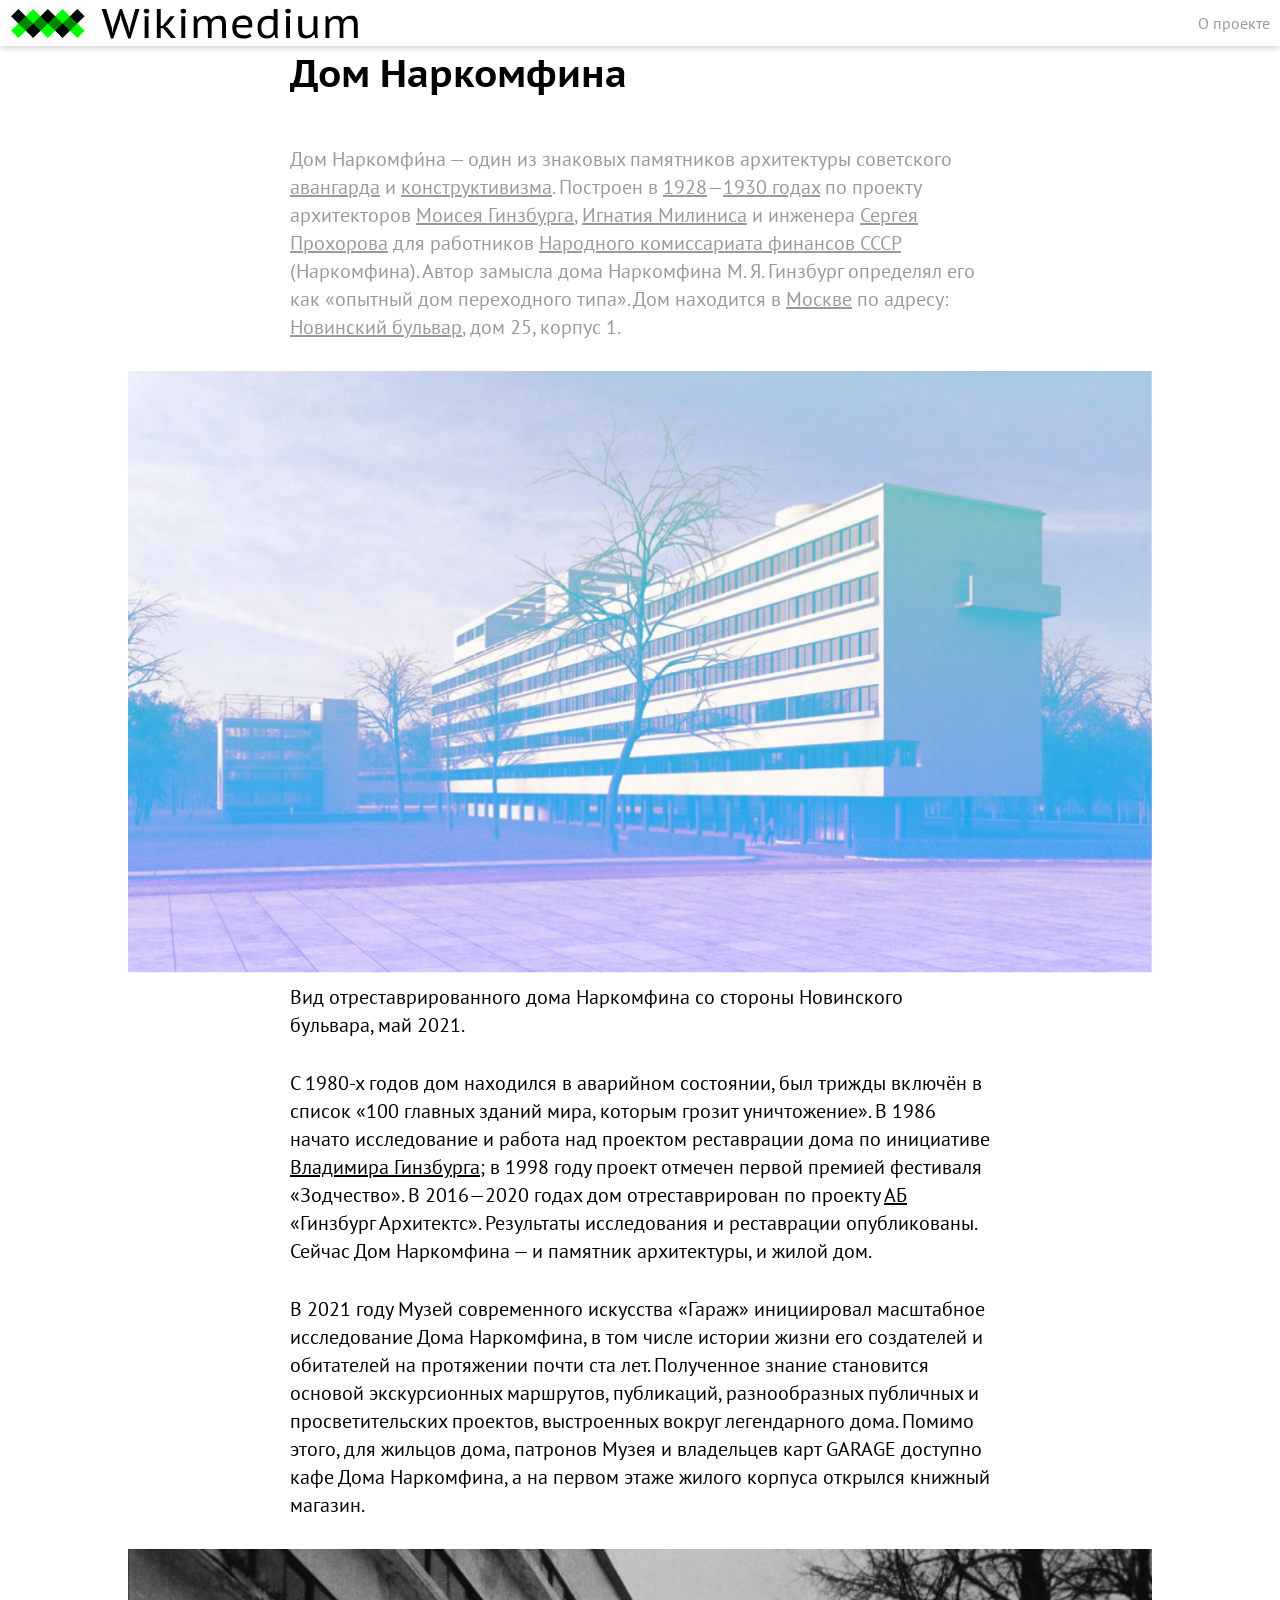
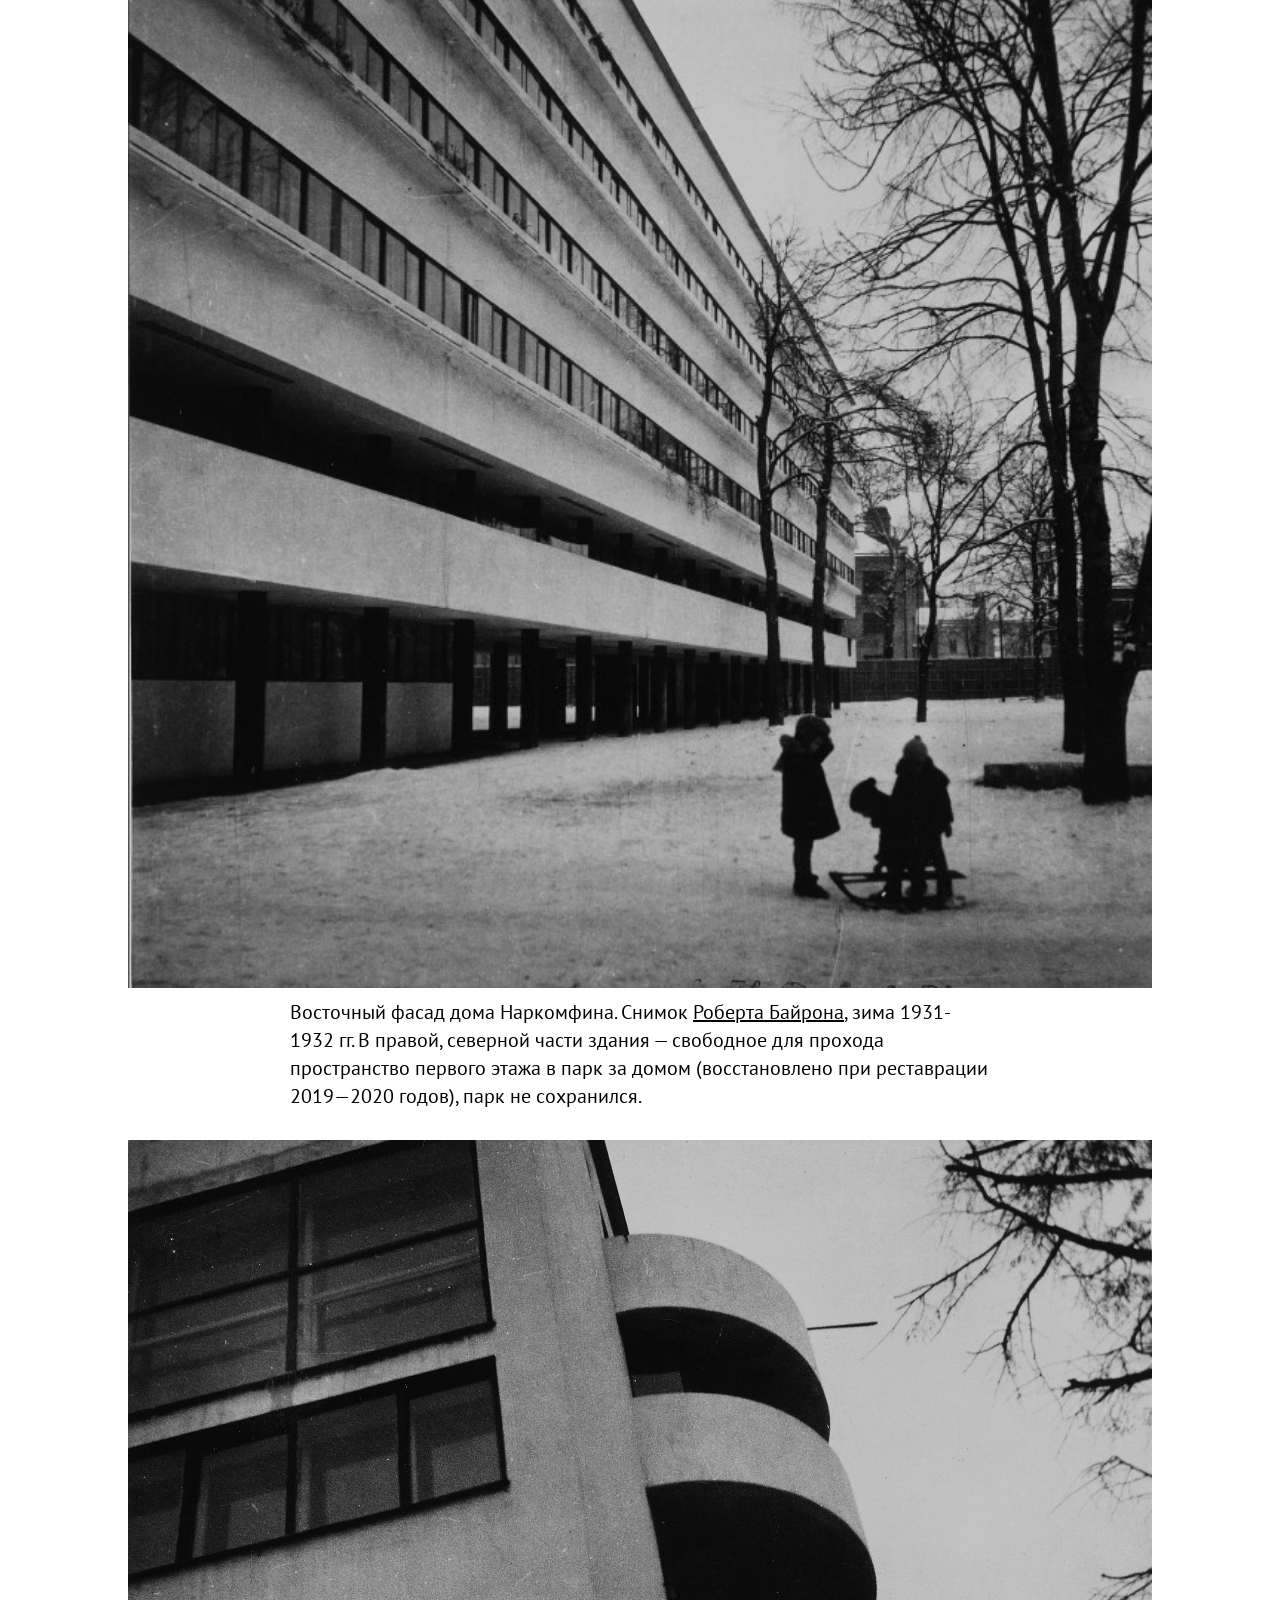
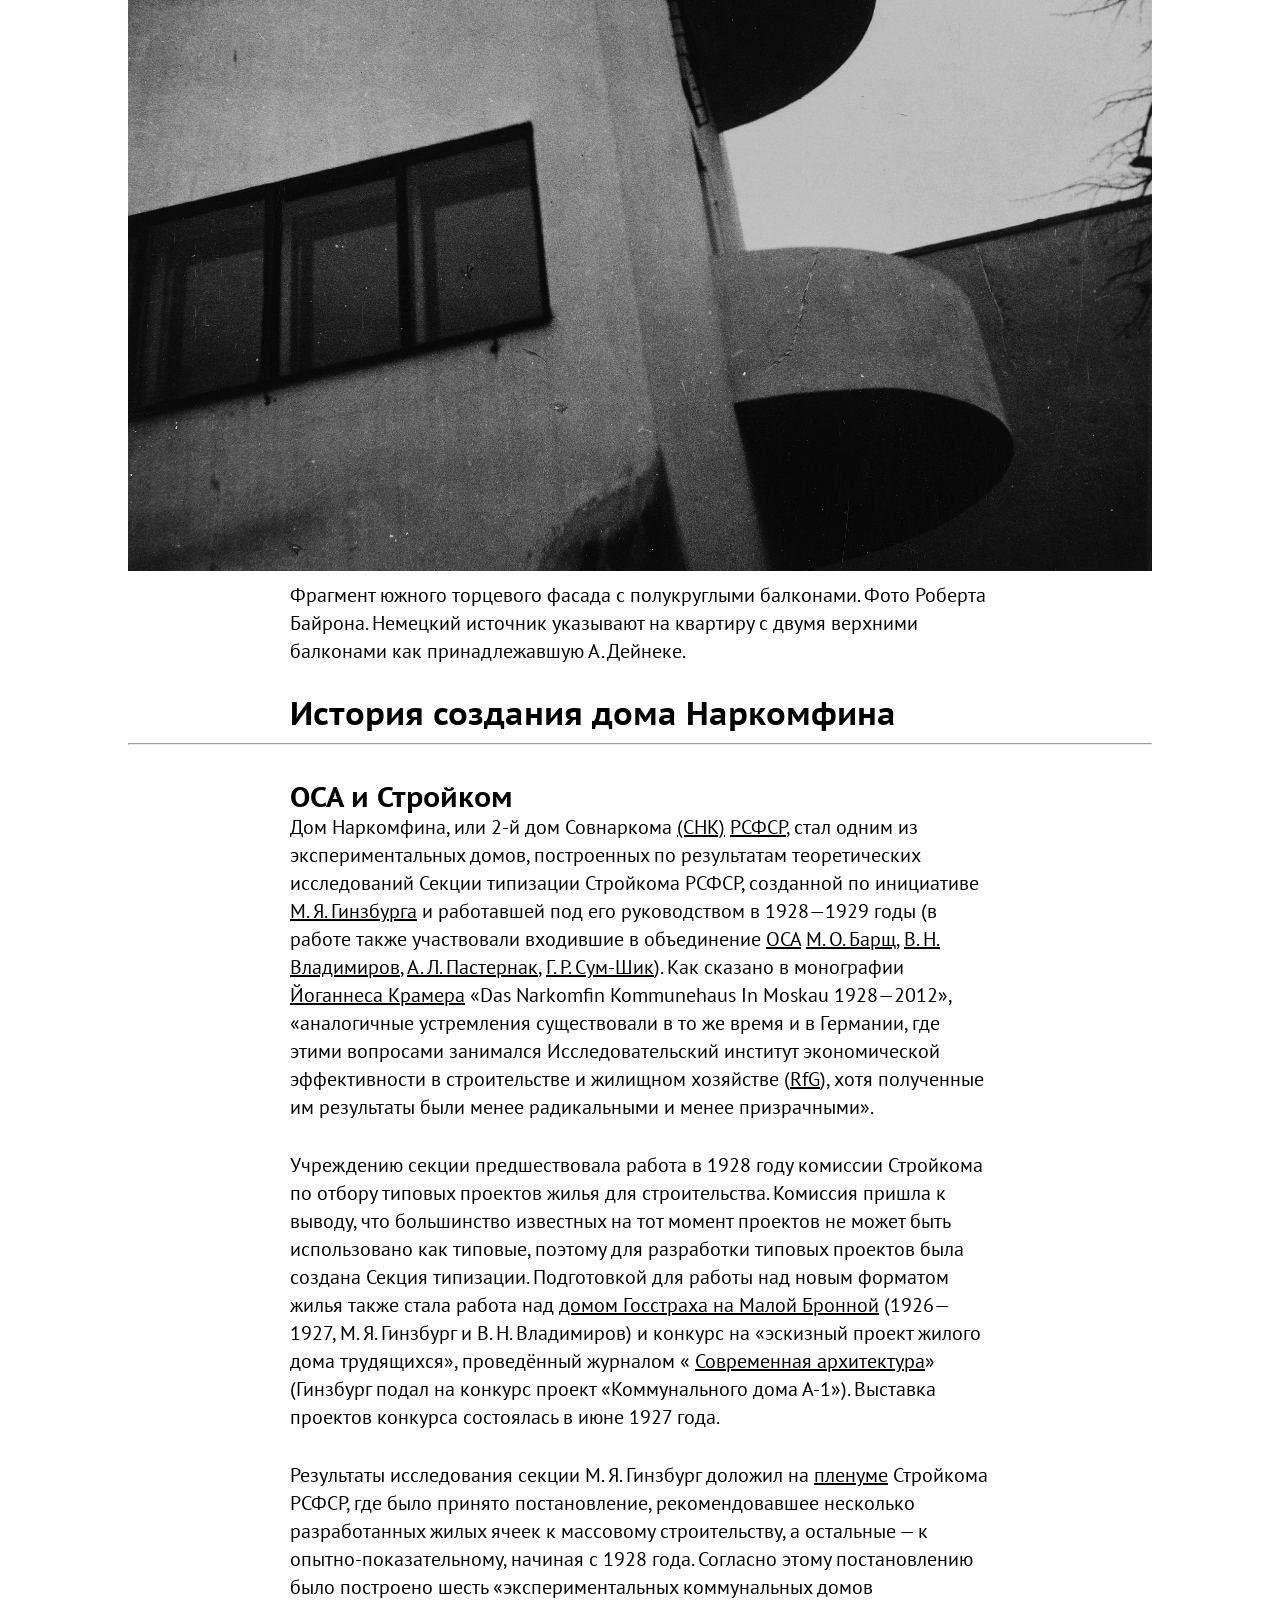
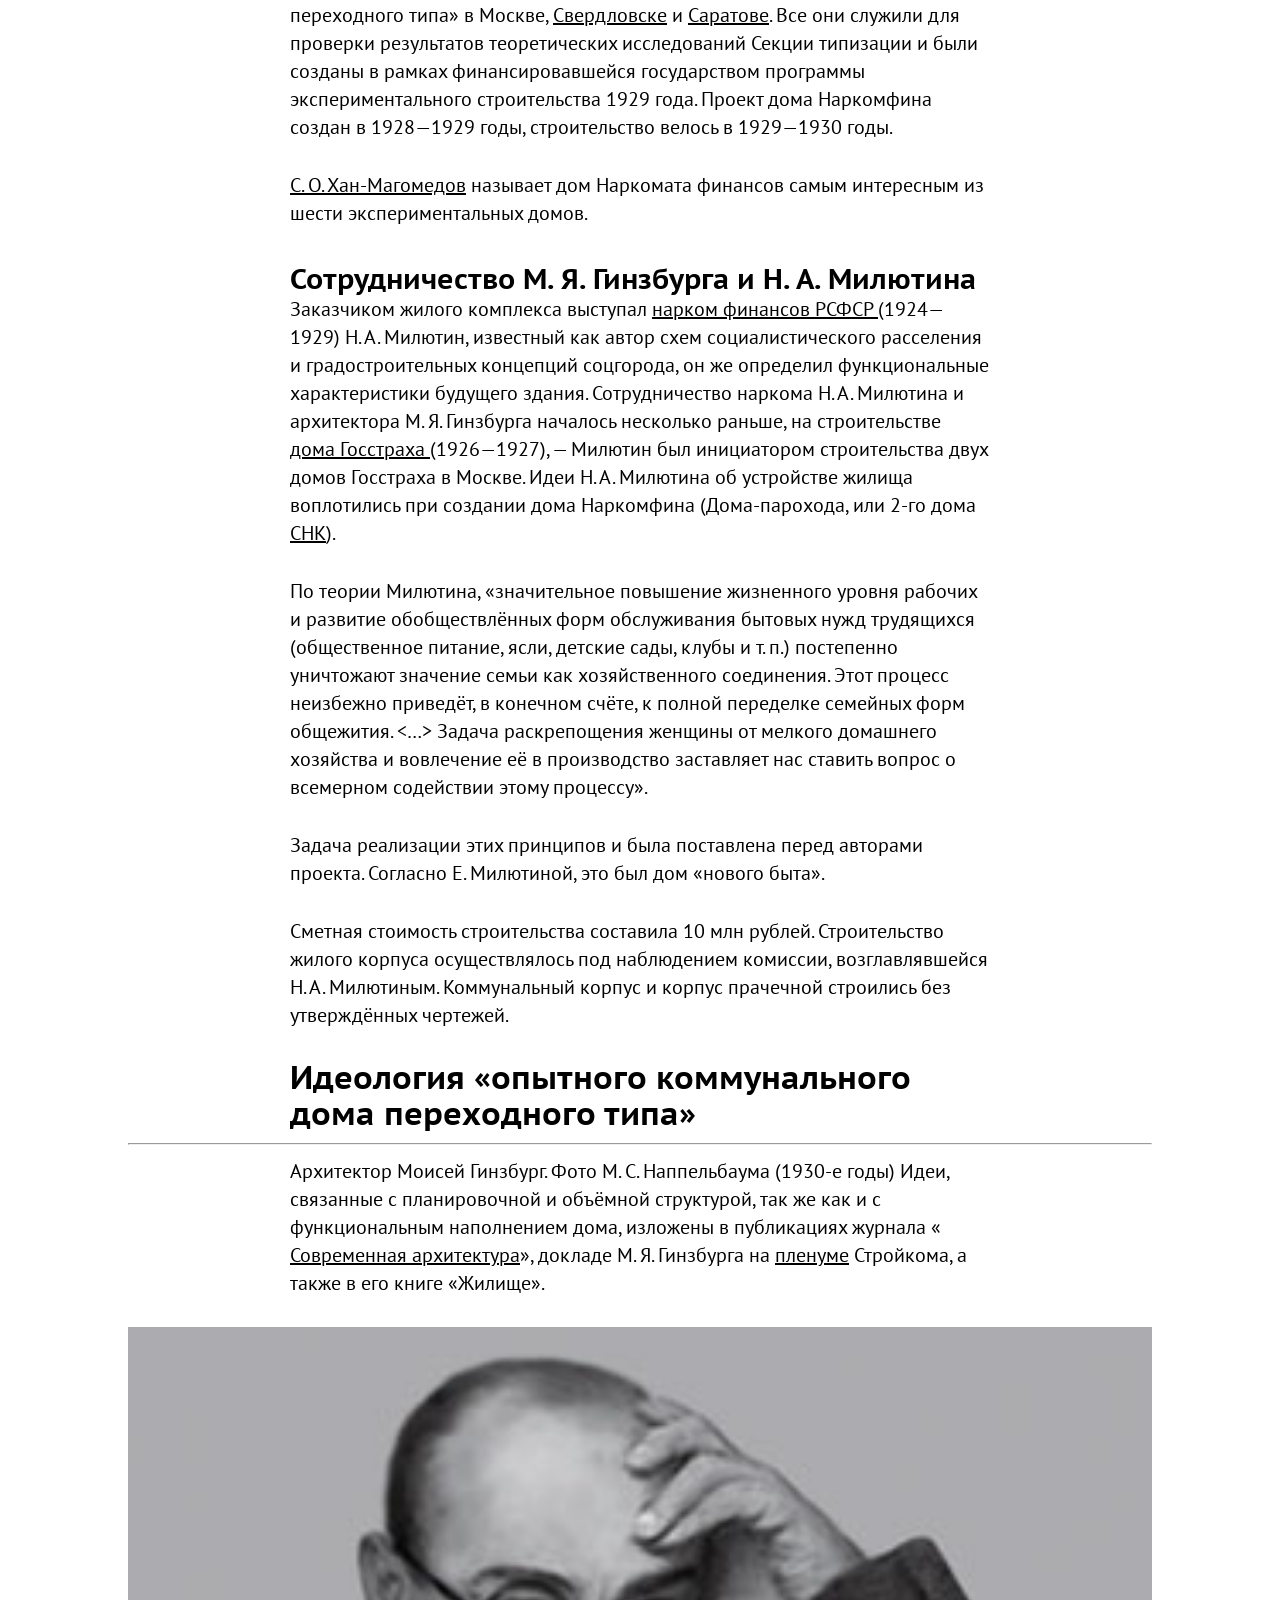
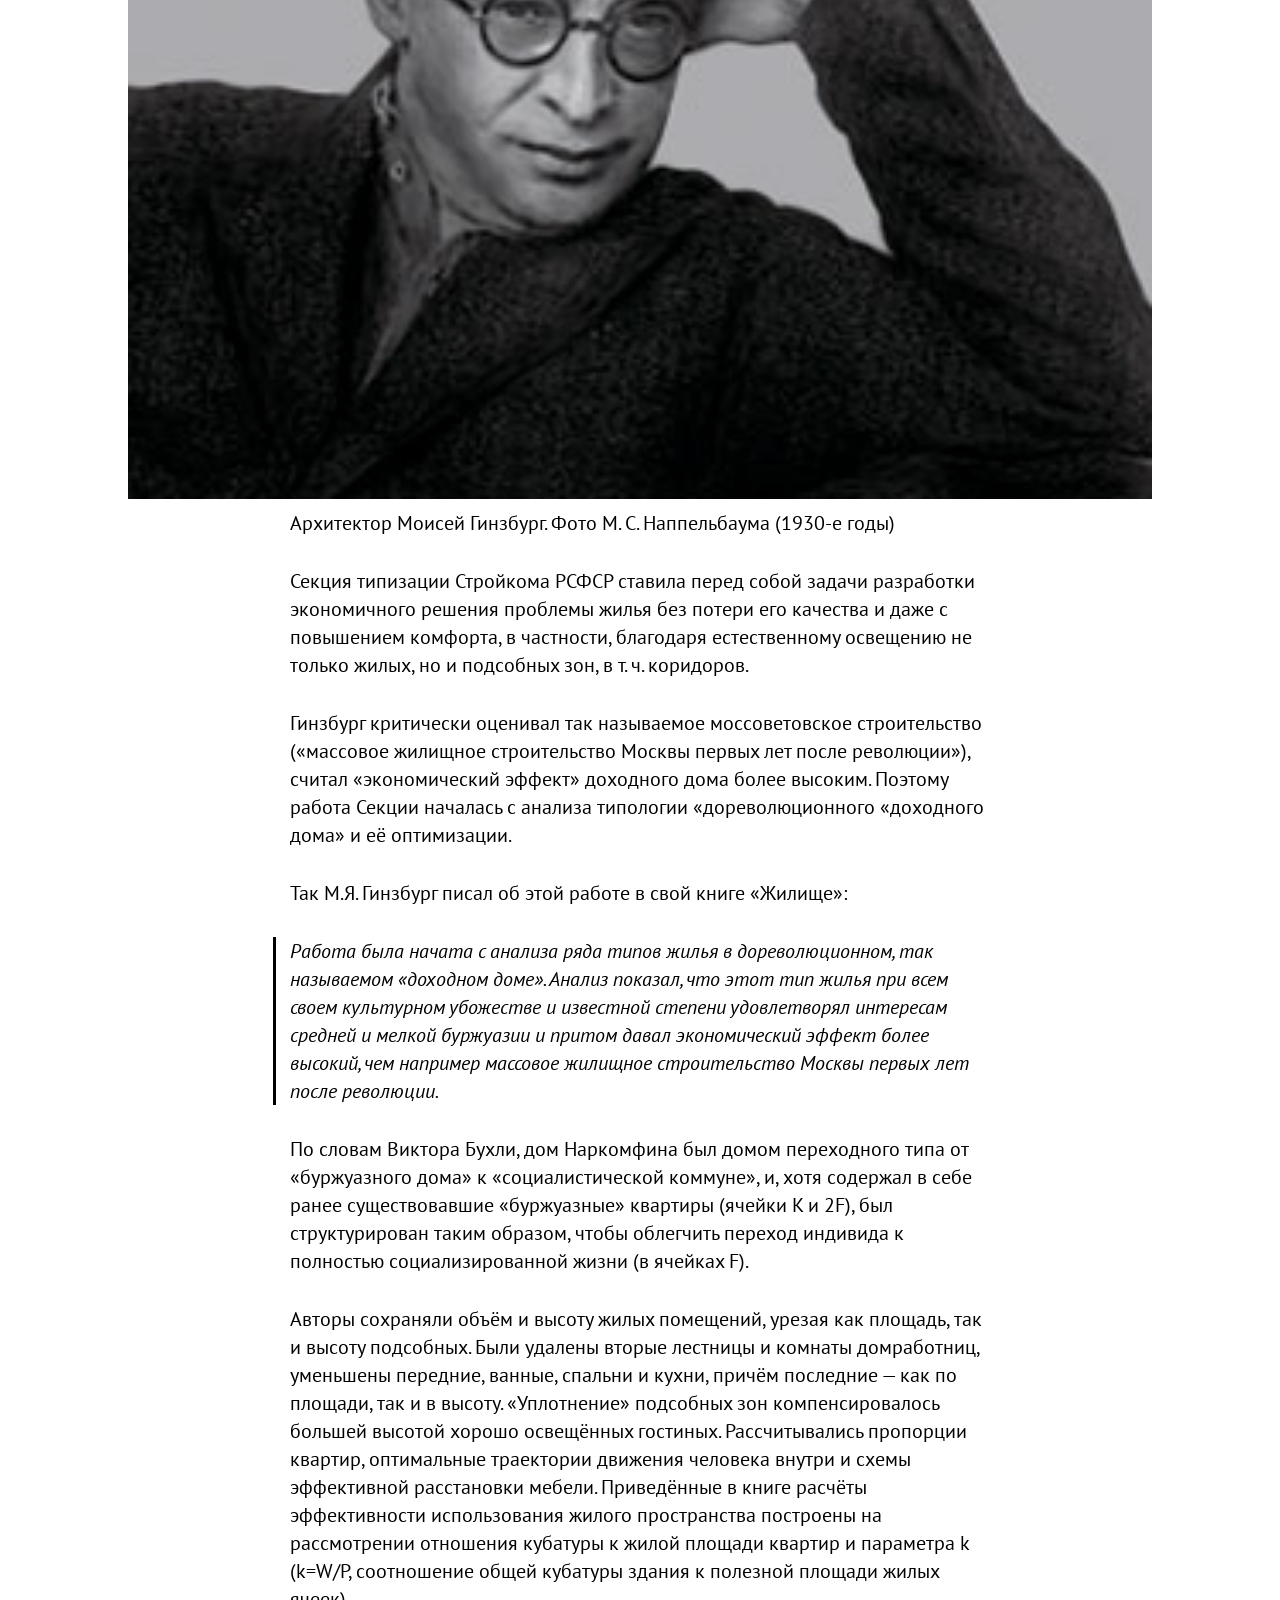
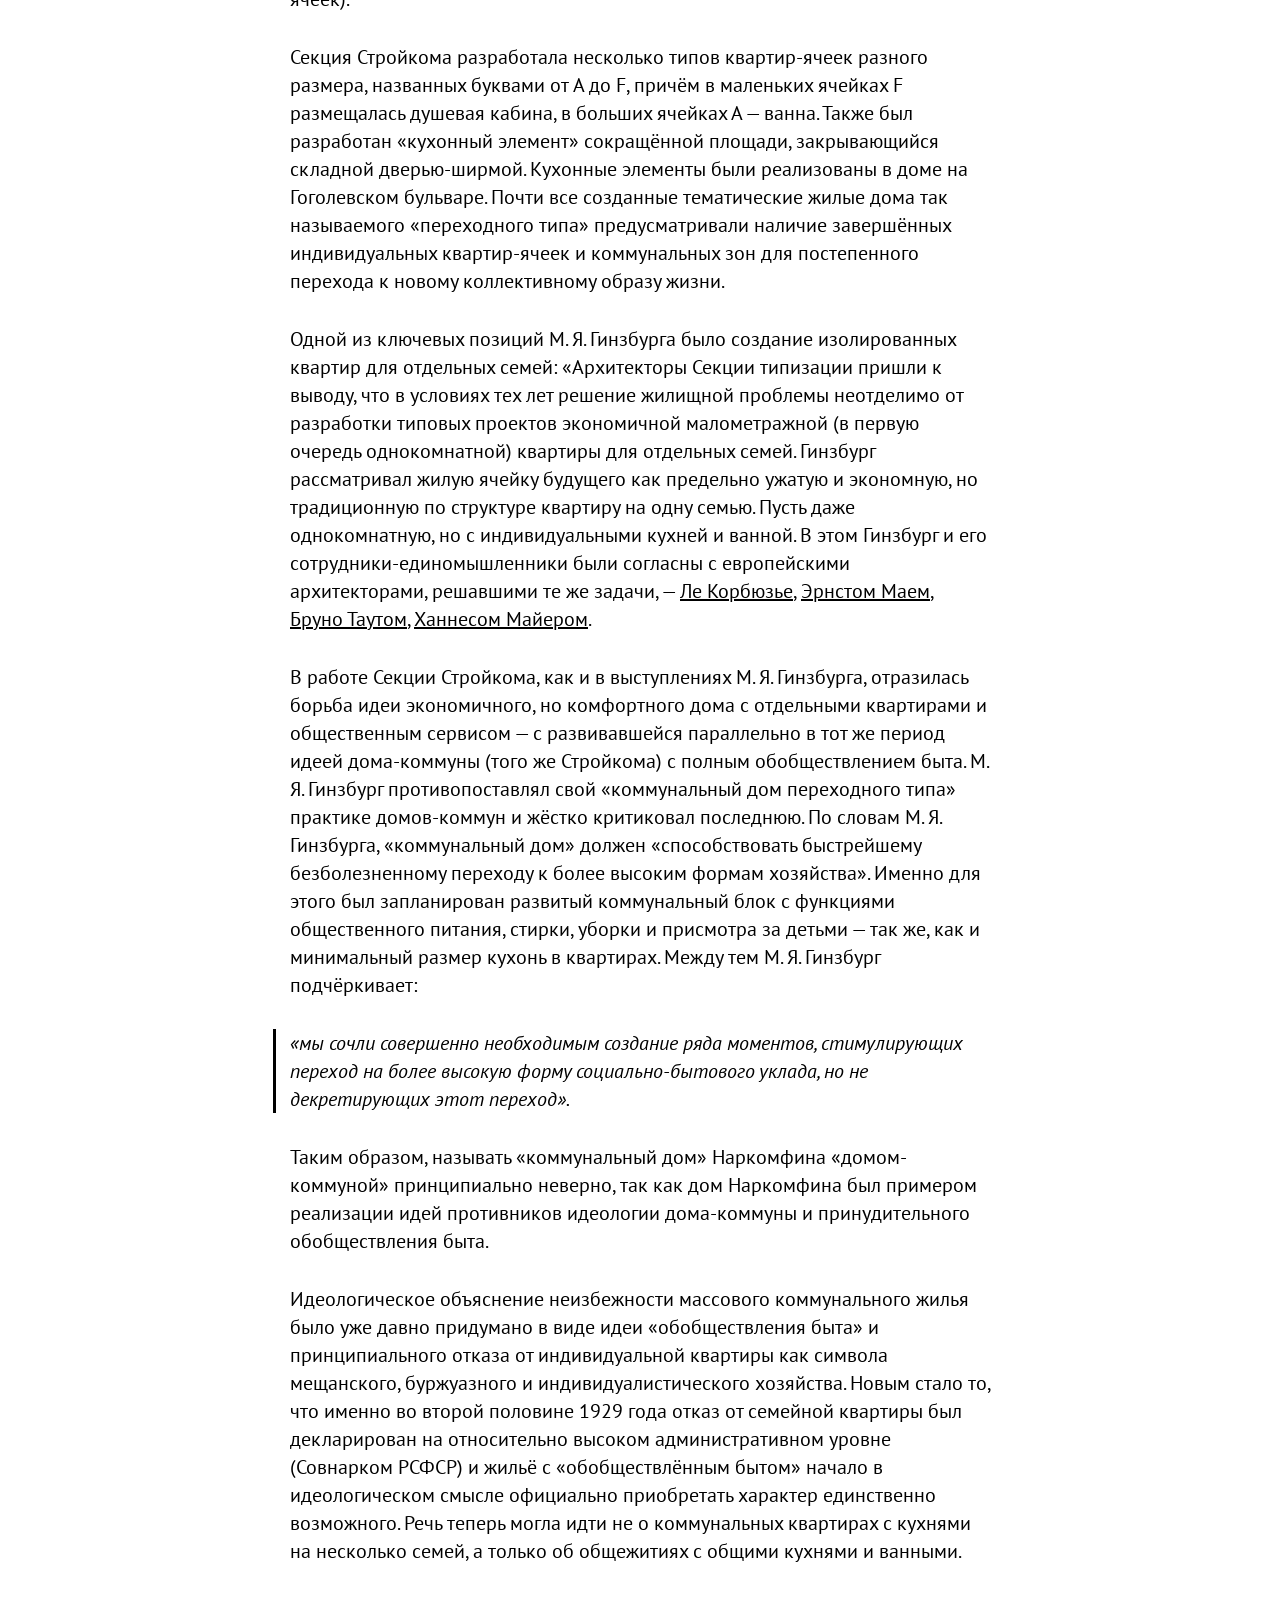
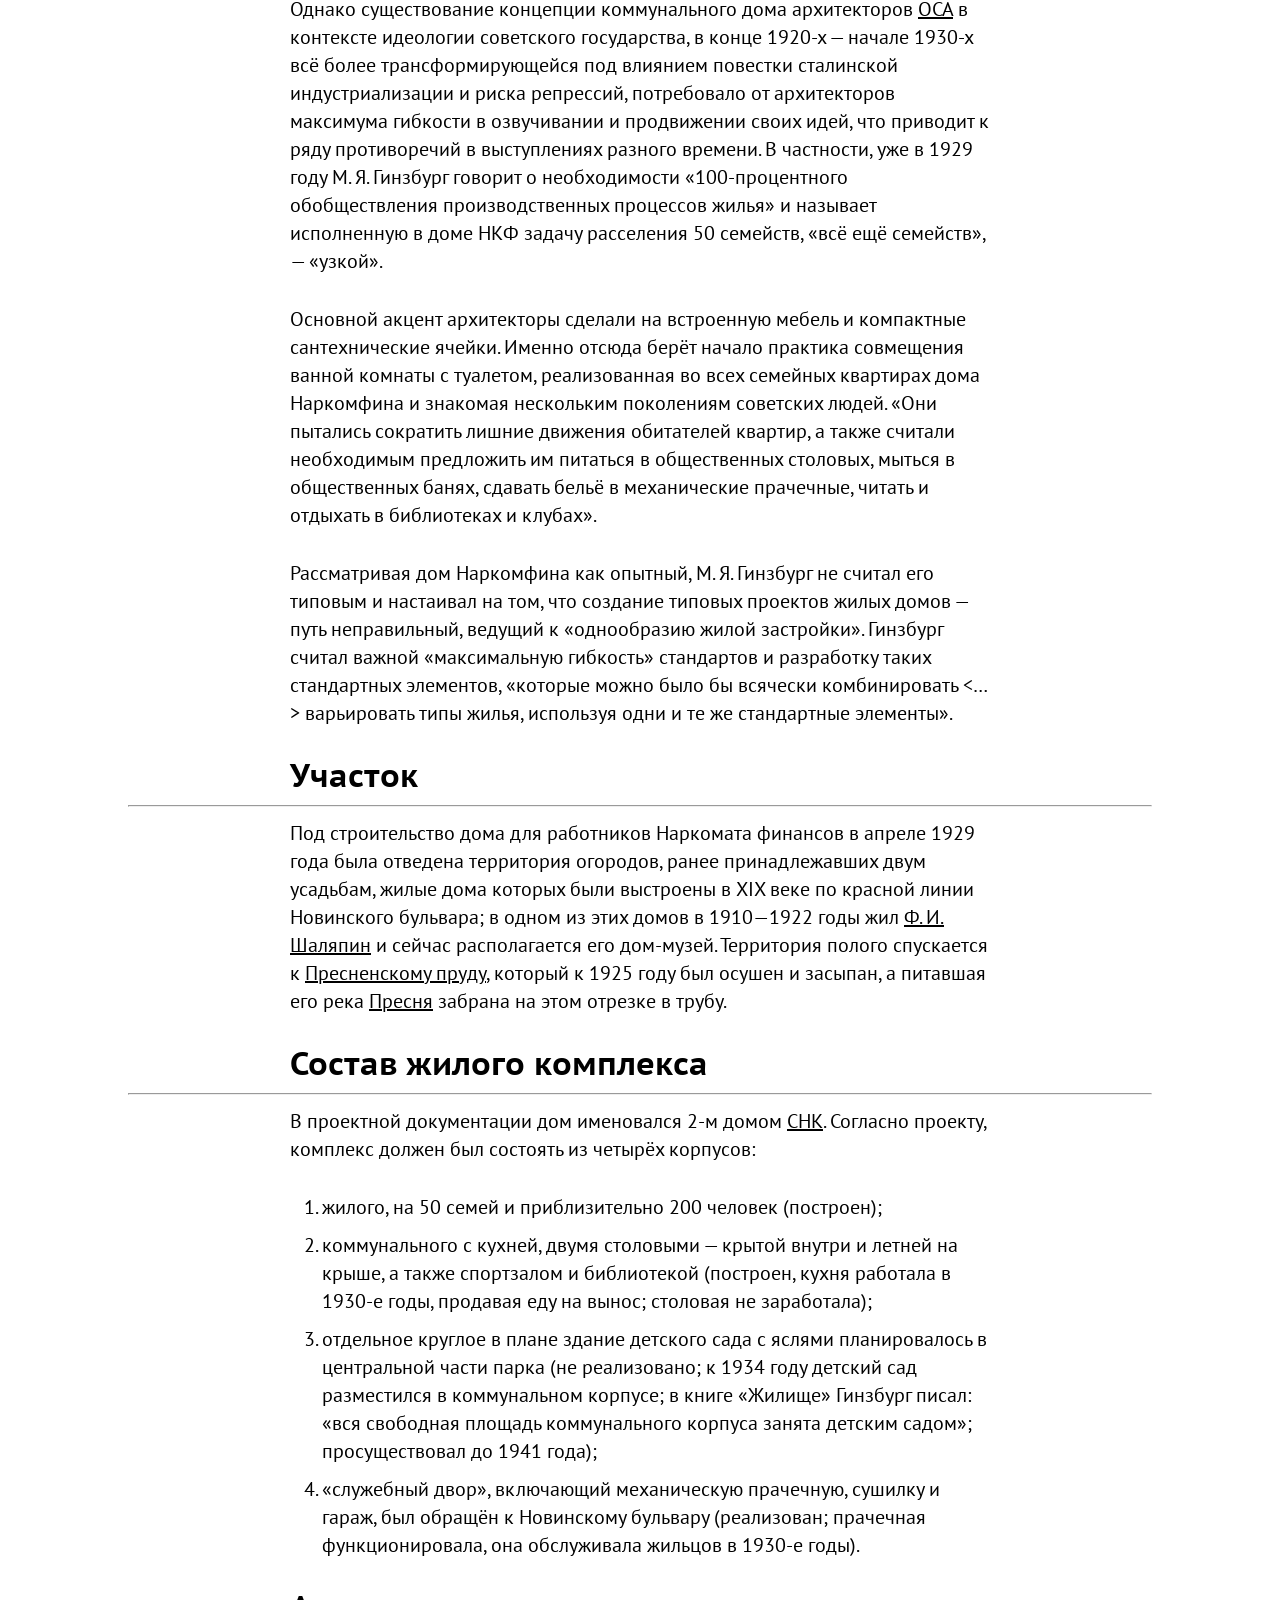
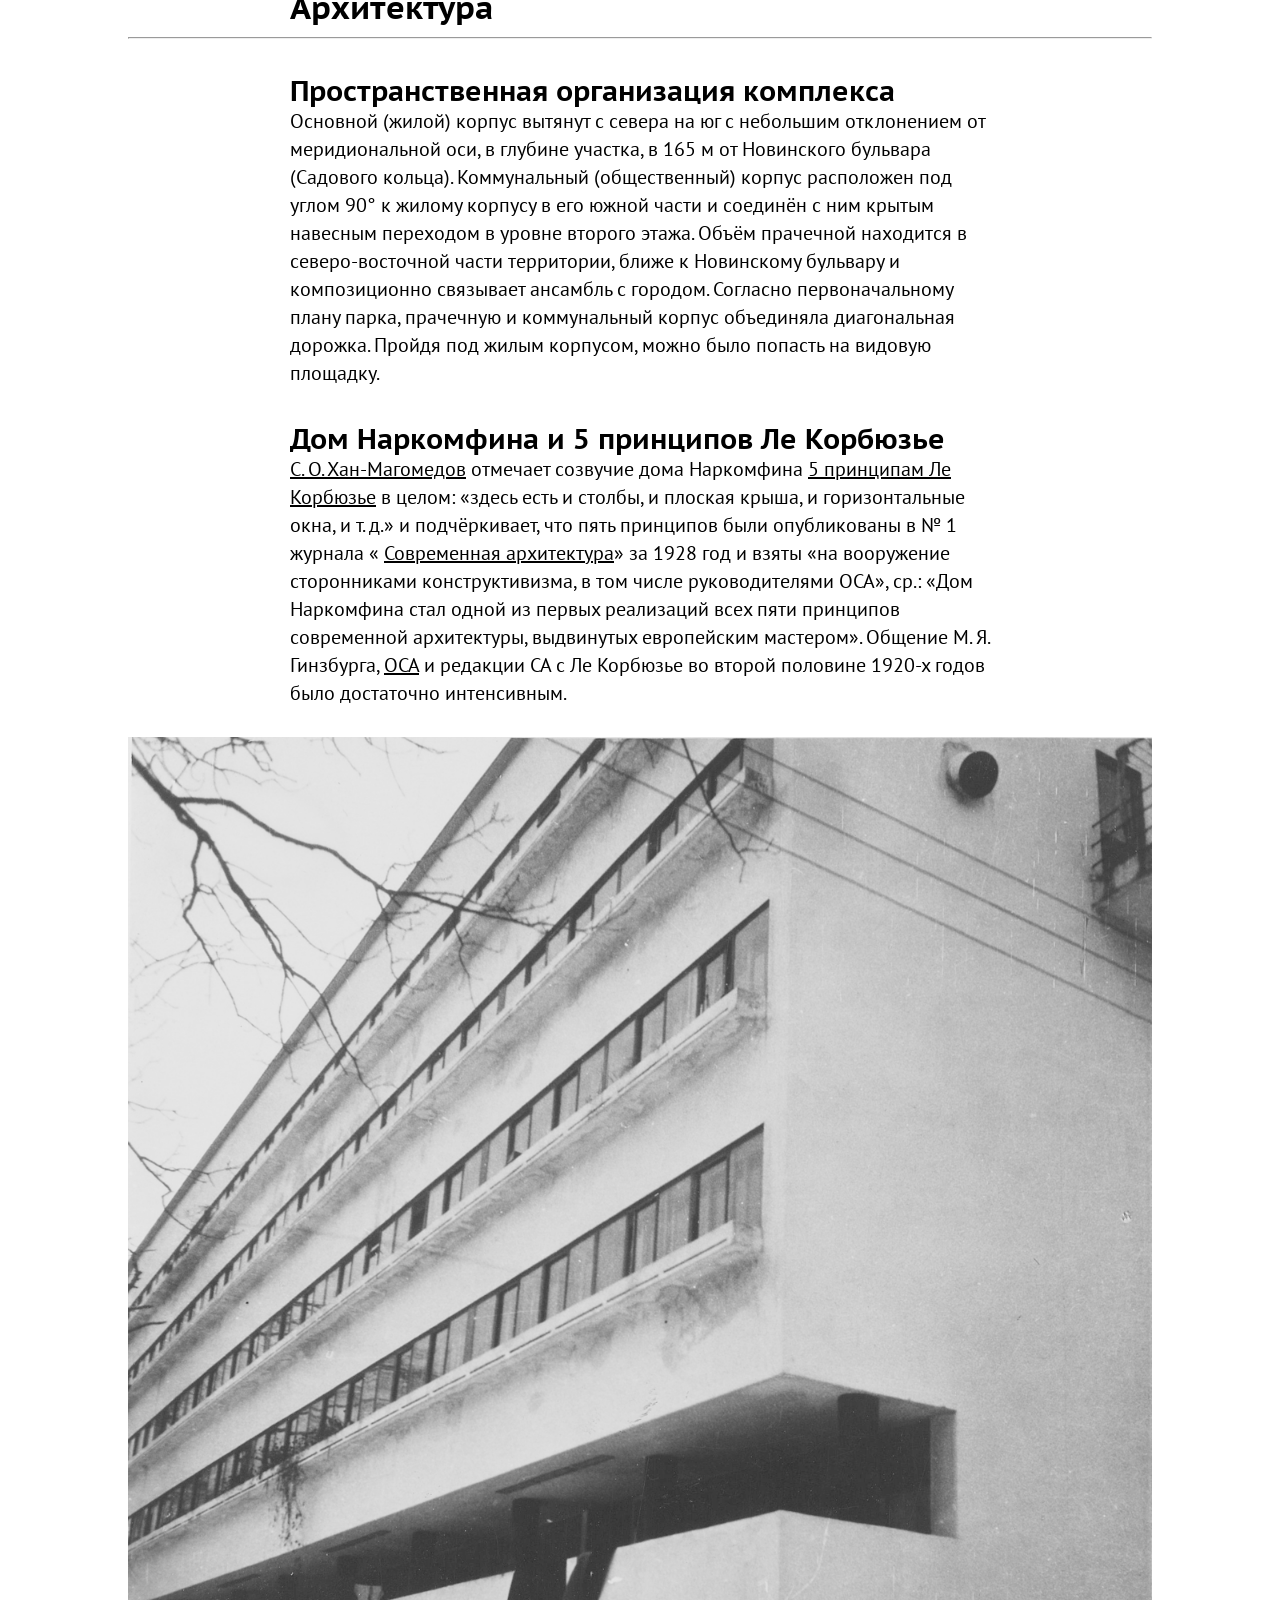
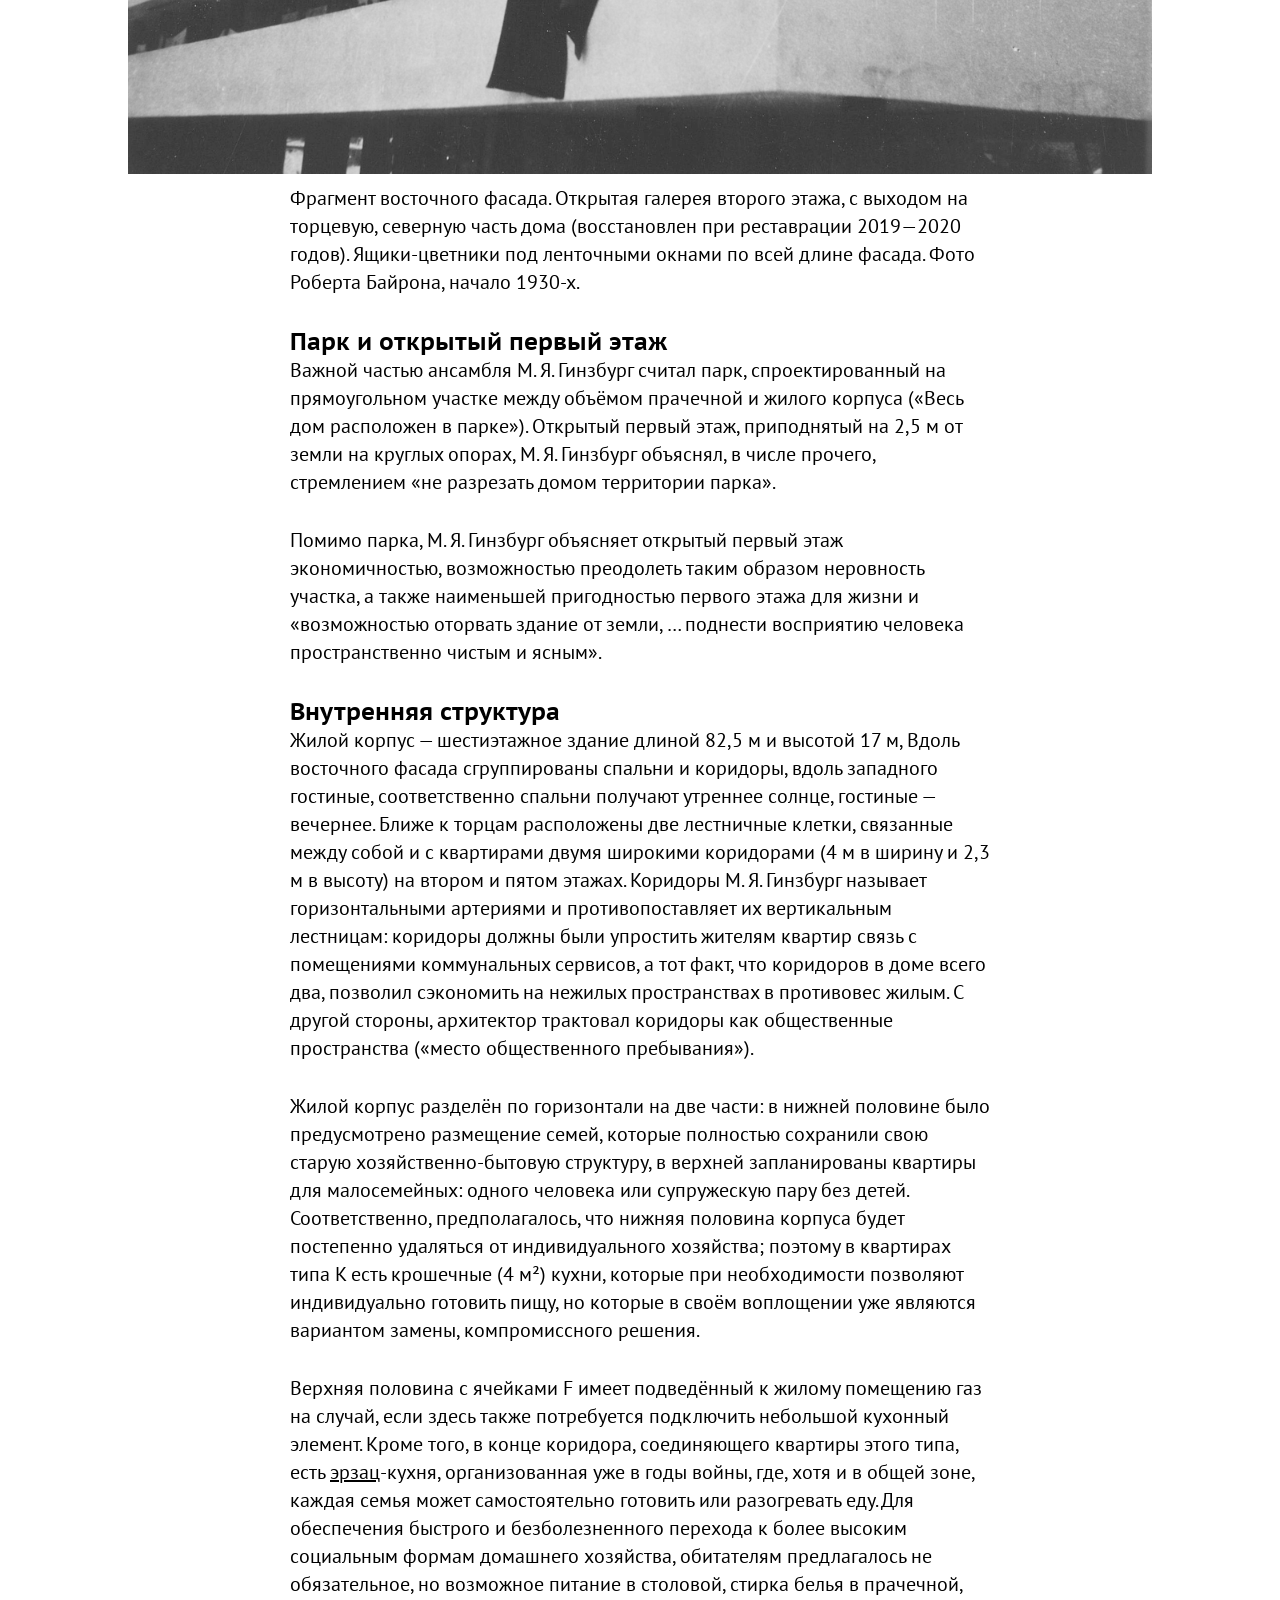
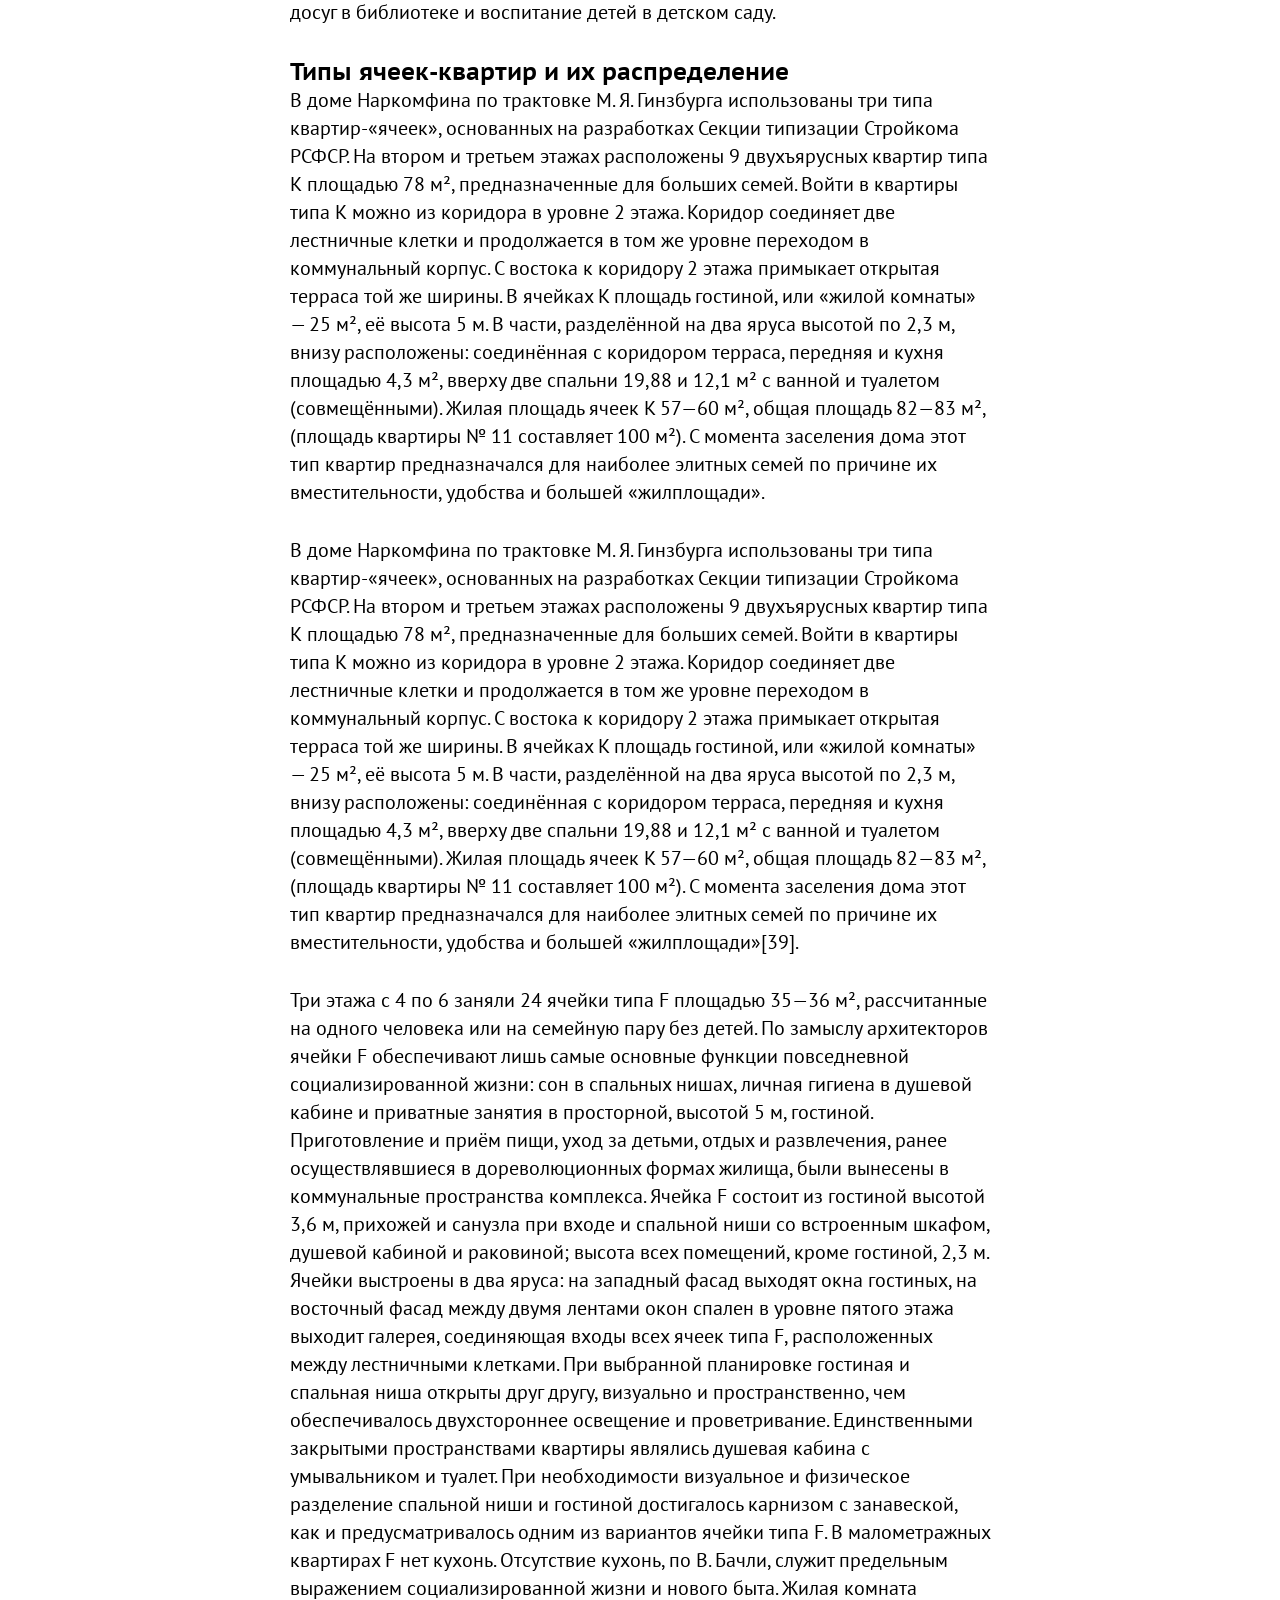
<file: dom-narkomfina.html>
<!DOCTYPE html>
<html lang="ru">
  <head>
    <meta charset="UTF-8" />
    <meta name="viewport" content="width=device-width, initial-scale=1.0" />
    <title>Дом наркомфина</title>
    <link rel="stylesheet" href="stylesheets/style.css" />
    <link rel="icon" href="images/favicon.ico" type="images/x-icon" />
    <link rel="icon" href="images/favicon.png" type="images/png" />
  </head>
  <body id="article">
    <nav class="menubar">
      <a href="index.html">
        <img src="images/logo.svg" alt="" />
      </a>
      <a href="about.html">О проекте</a>
    </nav>
    <nav class="sidebar">
      <ol>
        <li>
          <a href="#1">История создания дома Наркомфина</a>
          <ol>
            <li><a href="#1_1">ОСА и Стройком</a></li>
            <li>
              <a href="#1_2">Сотрудничество М. Я. Гинзбурга и Н. А. Милютина</a>
            </li>
          </ol>
        </li>
        <li>
          <a href="#2"
            >Идеология «опытного коммунального дома переходного типа»</a
          >
        </li>
        <li><a href="#3">Участок</a></li>
        <li><a href="#4">Состав жилого комплекса</a></li>
        <li>
          <a href="#5">Архитектура</a>
          <ol>
            <li>
              <a href="#5_1">Пространственная организация комплекса</a>
            </li>
            <li>
              <a href="#5_2">Дом Наркомфина и 5 принципов Ле Корбюзье</a>
              <!--<ol>
                <li><a href="#5_2_1">Парк и открытый первый этаж</a></li>
                <li><a href="#5_2_2">Внутренняя структура</a></li>
                <li>
                  <a href="#5_2_3">Типы ячеек-квартир и их распределение</a>
                </li>
                <li>
                  <a href="#5_2_4">Архитектура коммунального корпуса</a>
                </li>
                <li><a href="#5_2_5">Фасады</a></li>
              </ol>-->
            </li>
            <li>
              <a href="#5_3">Конструкции и материалы</a>
              <!-- <ol>
                <li><a href="#5_3_1">Железобетонный каркас</a></li>
                <li><a href="#5_3_2">Блоки Прохорова</a></li>
                <li><a href="#5_3_3">Инженерные коммуникации</a></li>
                <li><a href="#5_3_4">Внешние стены</a></li>
                <li>
                  <a href="#5_3_5">Другие экспериментальные материалы</a>
                </li>
                <li><a href="#5_3_6">Цветочницы</a></li>
              </ol> -->
            </li>
            <li>
              <a href="#5_4">Интерьеры</a>
              <!-- <ol>
                <li><a href="#5_4_1">Освещение</a></li>
                <li><a href="#5_4_2">Сдвижные окна</a></li>
                <li><a href="#5_4_3">Цвет</a></li>
              </ol> -->
            </li>
          </ol>
        </li>
        <li>
          <a href="#6">Критика проекта</a>
          <ol>
            <li><a href="#6_1">Критика с технической стороны</a></li>
            <li><a href="#6_2">Критика с бытовой стороны</a></li>
          </ol>
        </li>
        <li>
          <a href="#7">История эксплуатации</a>
          <ol>
            <li><a href="#7_1">Развитие городского окружения</a></li>
            <li><a href="#7_2">Перестройки</a></li>
            <li><a href="#7_3">Причины ветхости дома</a></li>
          </ol>
        </li>
        <li><a href="#8">Новейшая история дома и реставрация</a></li>
        <ol>
          <li>
            <a href="#8_1"
              >Нереализованные проекты реставрации / 1980-е — 2014</a
            >
            <!-- <ol>
              <li>
                <a href="#8_1_1">Первый проект / конец 1980-х годов</a>
              </li>
              <li><a href="#8_1_2">Второй проект / 1990-е годы</a></li>
              <li>
                <a href="#8_1_3">Третий проект / начало 2000-х / апарт-отель</a>
              </li>
              <li><a href="#8_1_4">Эскизный проект / 2014</a></li>
            </ol> -->
          </li>
          <li>
            <a href="#8_2">Реализованный проект реставрации / 2016—2020</a>
            <!-- <ol>
              <li>
                <a href="#8_2_1"
                  >Реставрация объемно-пространственного решения и фасадов</a
                >
              </li>
              <li>
                <a href="8_2_2">Реставрация конструкций и кладки стен</a>
              </li>
              <li>
                <a href="8_2_3"
                  >Реставрация и замена, дополнение внутренних перегородок</a
                >
              </li>
              <li><a href="8_2_4">Реставрация окон и витражей</a></li>
              <li><a href="8_2_5">Реставрация кровель и парапета</a></li>
              <li>
                <a href="8_2_6">Реставрация и приспособление интерьеров</a>
              </li>
              <li>
                <a href="8_2_7">Цвет: исследование и восстановление покрасок</a>
              </li>
              <li><a href="8_2_8">Реставрация полов</a></li>
              <li><a href="8_2_9">Реставрация: издания и награды</a></li>
            </ol> -->
          </li>
        </ol>
        <li>
          <a href="#9">Значение проекта в исторической перспективе</a>
          <ol>
            <li>
              <a href="#9_1"
                >Смена приоритетов в Советской России начала 1930-х годов как
                причина сворачивания эксперимента конструктивистов</a
              >
            </li>
            <li>
              <a href="#9_2"
                >Дом Наркомфина в перспективе развития архитектуры модернизма</a
              >
            </li>
          </ol>
        </li>
        <li>
          <a href="#10">Реальная жизнь в доме Наркомфина</a>
          <ol>
            <li><a href="#10_1">Известные личности</a></li>
          </ol>
        </li>
      </ol>
    </nav>
    <header></header>
    <main>
      <div>
        <!--ОСНОВА-->
        <div>
          <div>
            <h1>Дом Наркомфина</h1>
            <p>
              <b>Дом Наркомфи́на</b> — один из знаковых памятников архитектуры
              советского
              <a
                href="https://ru.wikipedia.org/wiki/%D0%90%D0%B2%D0%B0%D0%BD%D0%B3%D0%B0%D1%80%D0%B4_(%D0%B8%D1%81%D0%BA%D1%83%D1%81%D1%81%D1%82%D0%B2%D0%BE)"
                >авангарда</a
              >
              и
              <a
                href="https://ru.wikipedia.org/wiki/%D0%9A%D0%BE%D0%BD%D1%81%D1%82%D1%80%D1%83%D0%BA%D1%82%D0%B8%D0%B2%D0%B8%D0%B7%D0%BC_(%D0%B8%D1%81%D0%BA%D1%83%D1%81%D1%81%D1%82%D0%B2%D0%BE)"
                >конструктивизма</a
              >. Построен в
              <a href="https://ru.wikipedia.org/wiki/1928_%D0%B3%D0%BE%D0%B4"
                >1928</a
              >—<a href="https://ru.wikipedia.org/wiki/1930_%D0%B3%D0%BE%D0%B4"
                >1930 годах</a
              >
              по проекту архитекторов
              <a
                href="https://ru.wikipedia.org/wiki/%D0%93%D0%B8%D0%BD%D0%B7%D0%B1%D1%83%D1%80%D0%B3,_%D0%9C%D0%BE%D0%B8%D1%81%D0%B5%D0%B9_%D0%AF%D0%BA%D0%BE%D0%B2%D0%BB%D0%B5%D0%B2%D0%B8%D1%87"
                >Моисея Гинзбурга</a
              >,
              <a
                href="https://ru.wikipedia.org/wiki/%D0%9C%D0%B8%D0%BB%D0%B8%D0%BD%D0%B8%D1%81,_%D0%98%D0%B3%D0%BD%D0%B0%D1%82%D0%B8%D0%B9_%D0%A4%D1%80%D0%B0%D0%BD%D1%86%D0%B5%D0%B2%D0%B8%D1%87"
                >Игнатия Милиниса</a
              >
              и инженера
              <a
                href="https://ru.wikipedia.org/wiki/%D0%A1%D0%B5%D1%80%D0%B3%D0%B5%D0%B9_%D0%9B%D1%8C%D0%B2%D0%BE%D0%B2%D0%B8%D1%87_%D0%9F%D1%80%D0%BE%D1%85%D0%BE%D1%80%D0%BE%D0%B2"
                >Сергея Прохорова</a
              >
              для работников
              <a
                href="https://ru.wikipedia.org/wiki/%D0%9D%D0%B0%D1%80%D0%BE%D0%B4%D0%BD%D1%8B%D0%B9_%D0%BA%D0%BE%D0%BC%D0%B8%D1%81%D1%81%D0%B0%D1%80%D0%B8%D0%B0%D1%82_%D1%84%D0%B8%D0%BD%D0%B0%D0%BD%D1%81%D0%BE%D0%B2_%D0%A1%D0%A1%D0%A1%D0%A0"
                >Народного комиссариата финансов СССР</a
              >
              (Наркомфина). Автор замысла дома Наркомфина М. Я. Гинзбург
              определял его как «опытный дом переходного типа». Дом находится в
              <a
                href="https://ru.wikipedia.org/wiki/%D0%9C%D0%BE%D1%81%D0%BA%D0%B2%D0%B0"
                >Москве</a
              >
              по адресу:
              <a
                href="https://ru.wikipedia.org/wiki/%D0%9D%D0%BE%D0%B2%D0%B8%D0%BD%D1%81%D0%BA%D0%B8%D0%B9_%D0%B1%D1%83%D0%BB%D1%8C%D0%B2%D0%B0%D1%80"
                >Новинский бульвар</a
              >, дом 25, корпус 1.
            </p>
          </div>
          <div>
            <img src="images/narkomfin.jpg" alt="Дом Наркомфина." />
            <p>
              Вид отреставрированного дома Наркомфина со стороны Новинского
              бульвара, май 2021.
            </p>
          </div>
          <div>
            <p>
              С 1980-х годов дом находился в аварийном состоянии, был трижды
              включён в список «100 главных зданий мира, которым грозит
              уничтожение». В 1986 начато исследование и работа над проектом
              реставрации дома по инициативе
              <a
                href="https://ru.wikipedia.org/wiki/%D0%93%D0%B8%D0%BD%D0%B7%D0%B1%D1%83%D1%80%D0%B3,_%D0%92%D0%BB%D0%B0%D0%B4%D0%B8%D0%BC%D0%B8%D1%80_%D0%9C%D0%BE%D0%B8%D1%81%D0%B5%D0%B5%D0%B2%D0%B8%D1%87"
                >Владимира Гинзбурга</a
              >; в 1998 году проект отмечен первой премией фестиваля
              «Зодчество». В 2016—2020 годах дом отреставрирован по проекту
              <a
                href="https://ru.wikipedia.org/wiki/%D0%90%D1%80%D1%85%D0%B8%D1%82%D0%B5%D0%BA%D1%82%D1%83%D1%80%D0%BD%D0%BE%D0%B5_%D0%B1%D1%8E%D1%80%D0%BE"
              >
                АБ
              </a>
              «Гинзбург Архитектс». Результаты исследования и реставрации
              опубликованы. Сейчас Дом Наркомфина — и памятник архитектуры, и
              жилой дом.
            </p>
            <p>
              В 2021 году Музей современного искусства «Гараж» инициировал
              масштабное исследование Дома Наркомфина, в том числе истории жизни
              его создателей и обитателей на протяжении почти ста лет.
              Полученное знание становится основой экскурсионных маршрутов,
              публикаций, разнообразных публичных и просветительских проектов,
              выстроенных вокруг легендарного дома. Помимо этого, для жильцов
              дома, патронов Музея и владельцев карт GARAGE доступно кафе Дома
              Наркомфина, а на первом этаже жилого корпуса открылся книжный
              магазин.
            </p>
            <div>
              <img
                src="Narkmomfinfoto2.jpg"
                alt="Восточный фасад дома Наркомфина."
              />
              <p>
                Восточный фасад дома Наркомфина. Снимок
                <a
                  href="https://ru.wikipedia.org/wiki/%D0%91%D0%B0%D0%B9%D1%80%D0%BE%D0%BD,_%D0%A0%D0%BE%D0%B1%D0%B5%D1%80%D1%82"
                  >Роберта Байрона</a
                >, зима 1931-1932 гг. В правой, северной части здания —
                свободное для прохода пространство первого этажа в парк за домом
                (восстановлено при реставрации 2019—2020 годов), парк не
                сохранился.
              </p>
            </div>
            <div>
              <img
                src="Narkonfin-apartments-moscow-russia-architects-ginsburg-m-milinis-i-1928-1929-photograph-photographer-robert-byron3.png"
                alt="Фрагмент южного торцевого фасада с полукруглыми балконами."
              />
              <p>
                Фрагмент южного торцевого фасада с полукруглыми балконами. Фото
                Роберта Байрона. Немецкий источник указывают на квартиру с двумя
                верхними балконами как принадлежавшую А. Дейнеке.
              </p>
            </div>
          </div>
        </div>
        <!--ССЫЛКИ-->
        <div>
          <!--<h2>Содержание</h2>-->
        </div>
        <!--ТЕКСТ-->
        <div>
          <div>
            <h2 id="1">История создания дома Наркомфина</h2>
            <hr />
            <div>
              <h3 id="1_1">ОСА и Стройком</h3>
              <p>
                Дом Наркомфина, или 2-й дом Совнаркома
                <a
                  href="https://ru.wikipedia.org/wiki/%D0%A1%D0%BE%D0%B2%D0%B5%D1%82_%D0%BD%D0%B0%D1%80%D0%BE%D0%B4%D0%BD%D1%8B%D1%85_%D0%BA%D0%BE%D0%BC%D0%B8%D1%81%D1%81%D0%B0%D1%80%D0%BE%D0%B2"
                  >(СНК)</a
                >
                <a
                  href="https://ru.wikipedia.org/wiki/%D0%A0%D0%BE%D1%81%D1%81%D0%B8%D0%B9%D1%81%D0%BA%D0%B0%D1%8F_%D0%A1%D0%BE%D0%B2%D0%B5%D1%82%D1%81%D0%BA%D0%B0%D1%8F_%D0%A4%D0%B5%D0%B4%D0%B5%D1%80%D0%B0%D1%82%D0%B8%D0%B2%D0%BD%D0%B0%D1%8F_%D0%A1%D0%BE%D1%86%D0%B8%D0%B0%D0%BB%D0%B8%D1%81%D1%82%D0%B8%D1%87%D0%B5%D1%81%D0%BA%D0%B0%D1%8F_%D0%A0%D0%B5%D1%81%D0%BF%D1%83%D0%B1%D0%BB%D0%B8%D0%BA%D0%B0"
                  >РСФСР</a
                >, стал одним из экспериментальных домов, построенных по
                результатам теоретических исследований Секции типизации
                Стройкома РСФСР, созданной по инициативе
                <a
                  href="https://ru.wikipedia.org/wiki/%D0%93%D0%B8%D0%BD%D0%B7%D0%B1%D1%83%D1%80%D0%B3,_%D0%9C%D0%BE%D0%B8%D1%81%D0%B5%D0%B9_%D0%AF%D0%BA%D0%BE%D0%B2%D0%BB%D0%B5%D0%B2%D0%B8%D1%87"
                  >М. Я. Гинзбурга</a
                >
                и работавшей под его руководством в 1928—1929 годы (в работе
                также участвовали входившие в объединение
                <a
                  href="https://ru.wikipedia.org/wiki/%D0%9E%D0%B1%D1%8A%D0%B5%D0%B4%D0%B8%D0%BD%D0%B5%D0%BD%D0%B8%D0%B5_%D1%81%D0%BE%D0%B2%D1%80%D0%B5%D0%BC%D0%B5%D0%BD%D0%BD%D1%8B%D1%85_%D0%B0%D1%80%D1%85%D0%B8%D1%82%D0%B5%D0%BA%D1%82%D0%BE%D1%80%D0%BE%D0%B2"
                  >ОСА</a
                >
                <a
                  href="https://ru.wikipedia.org/wiki/%D0%91%D0%B0%D1%80%D1%89,_%D0%9C%D0%B8%D1%85%D0%B0%D0%B8%D0%BB_%D0%9E%D1%81%D0%B8%D0%BF%D0%BE%D0%B2%D0%B8%D1%87"
                  >М. О. Барщ</a
                >,
                <a
                  href="https://ru.wikipedia.org/wiki/%D0%92%D0%BB%D0%B0%D0%B4%D0%B8%D0%BC%D0%B8%D1%80%D0%BE%D0%B2,_%D0%92%D1%8F%D1%87%D0%B5%D1%81%D0%BB%D0%B0%D0%B2_%D0%9D%D0%B8%D0%BA%D0%BE%D0%BB%D0%B0%D0%B5%D0%B2%D0%B8%D1%87"
                  >В. Н. Владимиров</a
                >,
                <a
                  href="https://ru.wikipedia.org/wiki/%D0%9F%D0%B0%D1%81%D1%82%D0%B5%D1%80%D0%BD%D0%B0%D0%BA,_%D0%90%D0%BB%D0%B5%D0%BA%D1%81%D0%B0%D0%BD%D0%B4%D1%80_%D0%9B%D0%B5%D0%BE%D0%BD%D0%B8%D0%B4%D0%BE%D0%B2%D0%B8%D1%87"
                  >А. Л. Пастернак</a
                >,
                <a
                  href="https://ru.wikipedia.org/w/index.php?title=%D0%A1%D1%83%D0%BC-%D0%A8%D0%B8%D0%BA,_%D0%93%D1%80%D0%B8%D0%B3%D0%BE%D1%80%D0%B8%D0%B9_%D0%A0%D0%BE%D0%BC%D0%B0%D0%BD%D0%BE%D0%B2%D0%B8%D1%87&action=edit&redlink=1"
                  >Г. Р. Сум-Шик</a
                >). Как сказано в монографии
                <a
                  href="https://ru.wikipedia.org/w/index.php?title=%D0%9A%D1%80%D0%B0%D0%BC%D0%B5%D1%80,_%D0%99%D0%BE%D0%B3%D0%B0%D0%BD%D0%BD%D0%B5%D1%81&action=edit&redlink=1"
                  >Йоганнеса Крамера</a
                >
                «Das Narkomfin Kommunehaus In Moskau 1928—2012», «аналогичные
                устремления существовали в то же время и в Германии, где этими
                вопросами занимался Исследовательский институт экономической
                эффективности в строительстве и жилищном хозяйстве (<a
                  href="https://ru.wikipedia.org/w/index.php?title=%D0%A0%D0%B5%D0%B9%D1%85%D1%81%D1%81%D0%BA%D0%BE%D0%B5_%D0%B8%D1%81%D1%81%D0%BB%D0%B5%D0%B4%D0%BE%D0%B2%D0%B0%D1%82%D0%B5%D0%BB%D1%8C%D1%81%D0%BA%D0%BE%D0%B5_%D0%BE%D0%B1%D1%89%D0%B5%D1%81%D1%82%D0%B2%D0%BE_%D1%8D%D0%BA%D0%BE%D0%BD%D0%BE%D0%BC%D0%B8%D1%87%D0%B5%D1%81%D0%BA%D0%BE%D0%B9_%D1%8D%D1%84%D1%84%D0%B5%D0%BA%D1%82%D0%B8%D0%B2%D0%BD%D0%BE%D1%81%D1%82%D0%B8_%D0%B2_%D1%81%D1%82%D1%80%D0%BE%D0%B8%D1%82%D0%B5%D0%BB%D1%8C%D1%81%D1%82%D0%B2%D0%B5_%D0%B8_%D0%96%D0%9A%D0%A5&action=edit&redlink=1"
                  >RfG</a
                >), хотя полученные им результаты были менее радикальными и
                менее призрачными».
              </p>
              <p>
                Учреждению секции предшествовала работа в 1928 году комиссии
                Стройкома по отбору типовых проектов жилья для строительства.
                Комиссия пришла к выводу, что большинство известных на тот
                момент проектов не может быть использовано как типовые, поэтому
                для разработки типовых проектов была создана Секция типизации.
                Подготовкой для работы над новым форматом жилья также стала
                работа над
                <a
                  href="https://ru.wikipedia.org/wiki/%D0%96%D0%B8%D0%BB%D0%BE%D0%B9_%D0%B4%D0%BE%D0%BC_%D0%93%D0%BE%D1%81%D1%81%D1%82%D1%80%D0%B0%D1%85%D0%B0_%D0%BD%D0%B0_%D0%9C%D0%B0%D0%BB%D0%BE%D0%B9_%D0%91%D1%80%D0%BE%D0%BD%D0%BD%D0%BE%D0%B9"
                  >домом Госстраха на Малой Бронной</a
                >
                (1926—1927, М. Я. Гинзбург и В. Н. Владимиров) и конкурс на
                «эскизный проект жилого дома трудящихся», проведённый журналом «
                <a
                  href="https://ru.wikipedia.org/wiki/%D0%A1%D0%BE%D0%B2%D1%80%D0%B5%D0%BC%D0%B5%D0%BD%D0%BD%D0%B0%D1%8F_%D0%B0%D1%80%D1%85%D0%B8%D1%82%D0%B5%D0%BA%D1%82%D1%83%D1%80%D0%B0_(%D0%B6%D1%83%D1%80%D0%BD%D0%B0%D0%BB)"
                  >Современная архитектура</a
                >» (Гинзбург подал на конкурс проект «Коммунального дома А-1»).
                Выставка проектов конкурса состоялась в июне 1927 года.
              </p>
              <p>
                Результаты исследования секции М. Я. Гинзбург доложил на
                <a
                  href="https://ru.wikipedia.org/wiki/%D0%9F%D0%BB%D0%B5%D0%BD%D0%B0%D1%80%D0%BD%D0%BE%D0%B5_%D0%B7%D0%B0%D1%81%D0%B5%D0%B4%D0%B0%D0%BD%D0%B8%D0%B5"
                  >пленуме</a
                >
                Стройкома РСФСР, где было принято постановление, рекомендовавшее
                несколько разработанных жилых ячеек к массовому строительству, а
                остальные — к опытно-показательному, начиная с 1928 года.
                Согласно этому постановлению было построено шесть
                «экспериментальных коммунальных домов переходного типа» в
                Москве,
                <a
                  href="https://ru.wikipedia.org/wiki/%D0%95%D0%BA%D0%B0%D1%82%D0%B5%D1%80%D0%B8%D0%BD%D0%B1%D1%83%D1%80%D0%B3"
                  >Свердловске</a
                >
                и
                <a
                  href="https://ru.wikipedia.org/wiki/%D0%A1%D0%B0%D1%80%D0%B0%D1%82%D0%BE%D0%B2"
                  >Саратове</a
                >. Все они служили для проверки результатов теоретических
                исследований Секции типизации и были созданы в рамках
                финансировавшейся государством программы экспериментального
                строительства 1929 года. Проект дома Наркомфина создан в
                1928—1929 годы, строительство велось в 1929—1930 годы.
              </p>
              <p>
                <a
                  href="https://ru.wikipedia.org/wiki/%D0%A5%D0%B0%D0%BD-%D0%9C%D0%B0%D0%B3%D0%BE%D0%BC%D0%B5%D0%B4%D0%BE%D0%B2,_%D0%A1%D0%B5%D0%BB%D0%B8%D0%BC_%D0%9E%D0%BC%D0%B0%D1%80%D0%BE%D0%B2%D0%B8%D1%87"
                  >С. О. Хан-Магомедов</a
                >
                называет дом Наркомата финансов самым интересным из шести
                экспериментальных домов.
              </p>
            </div>
            <div>
              <h3 id="1_2">Сотрудничество М. Я. Гинзбурга и Н. А. Милютина</h3>
              <p>
                Заказчиком жилого комплекса выступал
                <a
                  href="https://ru.wikipedia.org/wiki/%D0%9D%D0%B0%D1%80%D0%BE%D0%B4%D0%BD%D1%8B%D0%B9_%D0%BA%D0%BE%D0%BC%D0%B8%D1%81%D1%81%D0%B0%D1%80%D0%B8%D0%B0%D1%82_%D1%84%D0%B8%D0%BD%D0%B0%D0%BD%D1%81%D0%BE%D0%B2_%D0%A0%D0%A1%D0%A4%D0%A1%D0%A0"
                >
                  нарком финансов РСФСР
                </a>
                (1924—1929) Н. А. Милютин, известный как автор схем
                социалистического расселения и градостроительных концепций
                соцгорода, он же определил функциональные характеристики
                будущего здания. Сотрудничество наркома Н. А. Милютина и
                архитектора М. Я. Гинзбурга началось несколько раньше, на
                строительстве
                <a
                  href="https://ru.wikipedia.org/wiki/%D0%96%D0%B8%D0%BB%D0%BE%D0%B9_%D0%B4%D0%BE%D0%BC_%D0%93%D0%BE%D1%81%D1%81%D1%82%D1%80%D0%B0%D1%85%D0%B0_%D0%BD%D0%B0_%D0%9C%D0%B0%D0%BB%D0%BE%D0%B9_%D0%91%D1%80%D0%BE%D0%BD%D0%BD%D0%BE%D0%B9"
                >
                  дома Госстраха
                </a>
                (1926—1927), — Милютин был инициатором строительства двух домов
                Госстраха в Москве. Идеи Н. А. Милютина об устройстве жилища
                воплотились при создании дома Наркомфина (Дома-парохода, или
                2-го дома
                <a
                  href="https://ru.wikipedia.org/wiki/%D0%A1%D0%BE%D0%B2%D0%B5%D1%82_%D0%BD%D0%B0%D1%80%D0%BE%D0%B4%D0%BD%D1%8B%D1%85_%D0%BA%D0%BE%D0%BC%D0%B8%D1%81%D1%81%D0%B0%D1%80%D0%BE%D0%B2"
                >
                  СНК</a
                >).
              </p>
              <p>
                По теории Милютина,
                <i
                  >«значительное повышение жизненного уровня рабочих и развитие
                  обобществлённых форм обслуживания бытовых нужд трудящихся
                  (общественное питание, ясли, детские сады, клубы и т. п.)
                  постепенно уничтожают значение семьи как хозяйственного
                  соединения. Этот процесс неизбежно приведёт, в конечном счёте,
                  к полной переделке семейных форм общежития. <…> Задача
                  раскрепощения женщины от мелкого домашнего хозяйства и
                  вовлечение её в производство заставляет нас ставить вопрос о
                  всемерном содействии этому процессу».</i
                >
              </p>
              <p>
                Задача реализации этих принципов и была поставлена перед
                авторами проекта. Согласно Е. Милютиной, это был дом «нового
                быта».
              </p>
              <p>
                Сметная стоимость строительства составила 10 млн рублей.
                Строительство жилого корпуса осуществлялось под наблюдением
                комиссии, возглавлявшейся Н. А. Милютиным. Коммунальный корпус и
                корпус прачечной строились без утверждённых чертежей.
              </p>
            </div>
          </div>
          <div>
            <h2 id="2">
              Идеология «опытного коммунального дома переходного типа»
            </h2>
            <hr />
            <p>
              Архитектор Моисей Гинзбург. Фото М. С. Наппельбаума (1930-е годы)
              Идеи, связанные с планировочной и объёмной структурой, так же как
              и с функциональным наполнением дома, изложены в публикациях
              журнала «
              <a
                href="https://ru.wikipedia.org/wiki/%D0%A1%D0%BE%D0%B2%D1%80%D0%B5%D0%BC%D0%B5%D0%BD%D0%BD%D0%B0%D1%8F_%D0%B0%D1%80%D1%85%D0%B8%D1%82%D0%B5%D0%BA%D1%82%D1%83%D1%80%D0%B0_(%D0%B6%D1%83%D1%80%D0%BD%D0%B0%D0%BB)"
              >
                Современная архитектура</a
              >», докладе М. Я. Гинзбурга на <a href=""> пленуме</a> Стройкома,
              а также в его книге «Жилище».
            </p>
            <div>
              <img src="Moisei_Ginzburg.jpg" alt="Архитектор Моисей Гинзбург" />
              <p>
                Архитектор Моисей Гинзбург. Фото М. С. Наппельбаума (1930-е
                годы)
              </p>
            </div>
            <p>
              Секция типизации Стройкома РСФСР ставила перед собой задачи
              разработки экономичного решения проблемы жилья без потери его
              качества и даже с повышением комфорта, в частности, благодаря
              естественному освещению не только жилых, но и подсобных зон, в т.
              ч. коридоров.
            </p>
            <p>
              Гинзбург критически оценивал так называемое моссоветовское
              строительство («массовое жилищное строительство Москвы первых лет
              после революции»), считал «экономический эффект» доходного дома
              более высоким. Поэтому работа Секции началась с анализа типологии
              «дореволюционного «доходного дома» и её оптимизации.
            </p>
            <p>Так М.Я. Гинзбург писал об этой работе в свой книге «Жилище»:</p>
            <blockquote>
              Работа была начата с анализа ряда типов жилья в дореволюционном,
              так называемом «доходном доме». Анализ показал, что этот тип жилья
              при всем своем культурном убожестве и известной степени
              удовлетворял интересам средней и мелкой буржуазии и притом давал
              экономический эффект более высокий, чем например массовое жилищное
              строительство Москвы первых лет после революции.
            </blockquote>
            <p>
              По словам Виктора Бухли, дом Наркомфина был домом переходного типа
              от «буржуазного дома» к «социалистической коммуне», и, хотя
              содержал в себе ранее существовавшие «буржуазные» квартиры (ячейки
              K и 2F), был структурирован таким образом, чтобы облегчить переход
              индивида к полностью социализированной жизни (в ячейках F).
            </p>
            <p>
              Авторы сохраняли объём и высоту жилых помещений, урезая как
              площадь, так и высоту подсобных. Были удалены вторые лестницы и
              комнаты домработниц, уменьшены передние, ванные, спальни и кухни,
              причём последние — как по площади, так и в высоту. «Уплотнение»
              подсобных зон компенсировалось большей высотой хорошо освещённых
              гостиных. Рассчитывались пропорции квартир, оптимальные траектории
              движения человека внутри и схемы эффективной расстановки мебели.
              Приведённые в книге расчёты эффективности использования жилого
              пространства построены на рассмотрении отношения кубатуры к жилой
              площади квартир и параметра k (k=W/P, соотношение общей кубатуры
              здания к полезной площади жилых ячеек).
            </p>
            <p>
              Секция Стройкома разработала несколько типов квартир-ячеек разного
              размера, названных буквами от A до F, причём в маленьких ячейках F
              размещалась душевая кабина, в больших ячейках А — ванна. Также был
              разработан «кухонный элемент» сокращённой площади, закрывающийся
              складной дверью-ширмой. Кухонные элементы были реализованы в доме
              на Гоголевском бульваре. Почти все созданные тематические жилые
              дома так называемого «переходного типа» предусматривали наличие
              завершённых индивидуальных квартир-ячеек и коммунальных зон для
              постепенного перехода к новому коллективному образу жизни.
            </p>
            <p>
              Одной из ключевых позиций М. Я. Гинзбурга было создание
              изолированных квартир для отдельных семей: «Архитекторы Секции
              типизации пришли к выводу, что в условиях тех лет решение жилищной
              проблемы неотделимо от разработки типовых проектов экономичной
              малометражной (в первую очередь однокомнатной) квартиры для
              отдельных семей. Гинзбург рассматривал жилую ячейку будущего как
              предельно ужатую и экономную, но традиционную по структуре
              квартиру на одну семью. Пусть даже однокомнатную, но с
              индивидуальными кухней и ванной. В этом Гинзбург и его
              сотрудники-единомышленники были согласны с европейскими
              архитекторами, решавшими те же задачи, —
              <a
                href="https://ru.wikipedia.org/wiki/%D0%9B%D0%B5_%D0%9A%D0%BE%D1%80%D0%B1%D1%8E%D0%B7%D1%8C%D0%B5"
              >
                Ле Корбюзье</a
              >,
              <a
                href="https://ru.wikipedia.org/wiki/%D0%9C%D0%B0%D0%B9,_%D0%AD%D1%80%D0%BD%D1%81%D1%82"
              >
                Эрнстом Маем</a
              >,
              <a
                href="https://ru.wikipedia.org/wiki/%D0%A2%D0%B0%D1%83%D1%82,_%D0%91%D1%80%D1%83%D0%BD%D0%BE"
              >
                Бруно Таутом</a
              >,
              <a
                href="https://ru.wikipedia.org/wiki/%D0%9C%D0%B0%D0%B9%D0%B5%D1%80,_%D0%A5%D0%B0%D0%BD%D0%BD%D0%B5%D1%81"
              >
                Ханнесом Майером</a
              >.
            </p>
            <p>
              В работе Секции Стройкома, как и в выступлениях М. Я. Гинзбурга,
              отразилась борьба идеи экономичного, но комфортного дома с
              отдельными квартирами и общественным сервисом — с развивавшейся
              параллельно в тот же период идеей дома-коммуны (того же Стройкома)
              с полным обобществлением быта. М. Я. Гинзбург противопоставлял
              свой «коммунальный дом переходного типа» практике домов-коммун и
              жёстко критиковал последнюю. По словам М. Я. Гинзбурга,
              «коммунальный дом» должен
              <i
                >«способствовать быстрейшему безболезненному переходу к более
                высоким формам хозяйства».</i
              >
              Именно для этого был запланирован развитый коммунальный блок с
              функциями общественного питания, стирки, уборки и присмотра за
              детьми — так же, как и минимальный размер кухонь в квартирах.
              Между тем М. Я. Гинзбург подчёркивает:
            </p>
            <blockquote>
              <i
                >«мы сочли совершенно необходимым создание ряда моментов,
                стимулирующих переход на более высокую форму социально-бытового
                уклада, но не декретирующих этот переход».</i
              >
            </blockquote>
            <p>
              Таким образом, называть «коммунальный дом» Наркомфина
              «домом-коммуной» принципиально неверно, так как дом Наркомфина был
              примером реализации идей противников идеологии дома-коммуны и
              принудительного обобществления быта.
            </p>
            <p>
              Идеологическое объяснение неизбежности массового коммунального
              жилья было уже давно придумано в виде идеи «обобществления быта» и
              принципиального отказа от индивидуальной квартиры как символа
              мещанского, буржуазного и индивидуалистического хозяйства. Новым
              стало то, что именно во второй половине 1929 года отказ от
              семейной квартиры был декларирован на относительно высоком
              административном уровне (Совнарком РСФСР) и жильё с
              «обобществлённым бытом» начало в идеологическом смысле официально
              приобретать характер единственно возможного. Речь теперь могла
              идти не о коммунальных квартирах с кухнями на несколько семей, а
              только об общежитиях с общими кухнями и ванными.
            </p>
            <p>
              Однако существование концепции коммунального дома архитекторов
              <a
                href="https://ru.wikipedia.org/wiki/%D0%9E%D0%B1%D1%8A%D0%B5%D0%B4%D0%B8%D0%BD%D0%B5%D0%BD%D0%B8%D0%B5_%D1%81%D0%BE%D0%B2%D1%80%D0%B5%D0%BC%D0%B5%D0%BD%D0%BD%D1%8B%D1%85_%D0%B0%D1%80%D1%85%D0%B8%D1%82%D0%B5%D0%BA%D1%82%D0%BE%D1%80%D0%BE%D0%B2"
              >
                ОСА</a
              >
              в контексте идеологии советского государства, в конце 1920-х —
              начале 1930-х всё более трансформирующейся под влиянием повестки
              сталинской индустриализации и риска репрессий, потребовало от
              архитекторов максимума гибкости в озвучивании и продвижении своих
              идей, что приводит к ряду противоречий в выступлениях разного
              времени. В частности, уже в 1929 году М. Я. Гинзбург говорит о
              необходимости «100-процентного обобществления производственных
              процессов жилья» и называет исполненную в доме НКФ задачу
              расселения 50 семейств, «всё ещё семейств», — «узкой».
            </p>
            <p>
              Основной акцент архитекторы сделали на встроенную мебель и
              компактные сантехнические ячейки. Именно отсюда берёт начало
              практика совмещения ванной комнаты с туалетом, реализованная во
              всех семейных квартирах дома Наркомфина и знакомая нескольким
              поколениям советских людей.
              <i
                >«Они пытались сократить лишние движения обитателей квартир, а
                также считали необходимым предложить им питаться в общественных
                столовых, мыться в общественных банях, сдавать бельё в
                механические прачечные, читать и отдыхать в библиотеках и
                клубах».</i
              >
            </p>
            <p>
              Рассматривая дом Наркомфина как опытный, М. Я. Гинзбург не считал
              его типовым и настаивал на том, что создание типовых проектов
              жилых домов — путь неправильный, ведущий к «однообразию жилой
              застройки». Гинзбург считал важной «максимальную гибкость»
              стандартов и разработку таких стандартных элементов, «которые
              можно было бы всячески комбинировать <…> варьировать типы жилья,
              используя одни и те же стандартные элементы».
            </p>
          </div>
          <div>
            <h2 id="3">Участок</h2>
            <hr />
            <p>
              Под строительство дома для работников Наркомата финансов в апреле
              1929 года была отведена территория огородов, ранее принадлежавших
              двум усадьбам, жилые дома которых были выстроены в XIX веке по
              красной линии Новинского бульвара; в одном из этих домов в
              1910—1922 годы жил
              <a
                href="https://ru.wikipedia.org/wiki/%D0%A8%D0%B0%D0%BB%D1%8F%D0%BF%D0%B8%D0%BD,_%D0%A4%D1%91%D0%B4%D0%BE%D1%80_%D0%98%D0%B2%D0%B0%D0%BD%D0%BE%D0%B2%D0%B8%D1%87"
              >
                Ф. И. Шаляпин</a
              >
              и сейчас располагается его дом-музей. Территория полого спускается
              к
              <a
                href="https://ru.wikipedia.org/wiki/%D0%9F%D1%80%D0%B5%D1%81%D0%BD%D0%B5%D0%BD%D1%81%D0%BA%D0%B8%D0%B5_%D0%BF%D1%80%D1%83%D0%B4%D1%8B"
              >
                Пресненскому пруду</a
              >, который к 1925 году был осушен и засыпан, а питавшая его река
              <a
                href="https://ru.wikipedia.org/wiki/%D0%9F%D1%80%D0%B5%D1%81%D0%BD%D1%8F_(%D1%80%D0%B5%D0%BA%D0%B0)"
              >
                Пресня</a
              >
              забрана на этом отрезке в трубу.
            </p>
          </div>
          <div>
            <h2 id="4">Состав жилого комплекса</h2>
            <hr />
            <p>
              В проектной документации дом именовался 2-м домом
              <a
                href="https://ru.wikipedia.org/wiki/%D0%A1%D0%BE%D0%B2%D0%B5%D1%82_%D0%BD%D0%B0%D1%80%D0%BE%D0%B4%D0%BD%D1%8B%D1%85_%D0%BA%D0%BE%D0%BC%D0%B8%D1%81%D1%81%D0%B0%D1%80%D0%BE%D0%B2"
                >СНК</a
              >. Согласно проекту, комплекс должен был состоять из четырёх
              корпусов:
            </p>
            <ol>
              <li>
                жилого, на 50 семей и приблизительно 200 человек (построен);
              </li>
              <li>
                коммунального с кухней, двумя столовыми — крытой внутри и летней
                на крыше, а также спортзалом и библиотекой (построен, кухня
                работала в 1930-е годы, продавая еду на вынос; столовая не
                заработала);
              </li>
              <li>
                отдельное круглое в плане здание детского сада с яслями
                планировалось в центральной части парка (не реализовано; к 1934
                году детский сад разместился в коммунальном корпусе; в книге
                «Жилище» Гинзбург писал: «вся свободная площадь коммунального
                корпуса занята детским садом»; просуществовал до 1941 года);
              </li>
              <li>
                «служебный двор», включающий механическую прачечную, сушилку и
                гараж, был обращён к Новинскому бульвару (реализован; прачечная
                функционировала, она обслуживала жильцов в 1930-е годы).
              </li>
            </ol>
          </div>
          <div>
            <h2 id="5">Архитектура</h2>
            <hr />
            <div>
              <h3 id="5_1">Пространственная организация комплекса</h3>
              <p>
                Основной (жилой) корпус вытянут с севера на юг с небольшим
                отклонением от меридиональной оси, в глубине участка, в 165 м от
                Новинского бульвара (Садового кольца). Коммунальный
                (общественный) корпус расположен под углом 90° к жилому корпусу
                в его южной части и соединён с ним крытым навесным переходом в
                уровне второго этажа. Объём прачечной находится в
                северо-восточной части территории, ближе к Новинскому бульвару и
                композиционно связывает ансамбль с городом. Согласно
                первоначальному плану парка, прачечную и коммунальный корпус
                объединяла диагональная дорожка. Пройдя под жилым корпусом,
                можно было попасть на видовую площадку.
              </p>
            </div>
            <div>
              <h3 id="5_2">Дом Наркомфина и 5 принципов Ле Корбюзье</h3>
              <p>
                <a
                  href="https://ru.wikipedia.org/wiki/%D0%A5%D0%B0%D0%BD-%D0%9C%D0%B0%D0%B3%D0%BE%D0%BC%D0%B5%D0%B4%D0%BE%D0%B2,_%D0%A1%D0%B5%D0%BB%D0%B8%D0%BC_%D0%9E%D0%BC%D0%B0%D1%80%D0%BE%D0%B2%D0%B8%D1%87"
                  >С. О. Хан-Магомедов</a
                >
                отмечает созвучие дома Наркомфина
                <a
                  href="https://ru.wikipedia.org/wiki/%D0%9F%D1%8F%D1%82%D1%8C_%D0%BE%D1%82%D0%BF%D1%80%D0%B0%D0%B2%D0%BD%D1%8B%D1%85_%D1%82%D0%BE%D1%87%D0%B5%D0%BA_%D1%81%D0%BE%D0%B2%D1%80%D0%B5%D0%BC%D0%B5%D0%BD%D0%BD%D0%BE%D0%B9_%D0%B0%D1%80%D1%85%D0%B8%D1%82%D0%B5%D0%BA%D1%82%D1%83%D1%80%D1%8B"
                  >5 принципам Ле Корбюзье</a
                >
                в целом: «здесь есть и столбы, и плоская крыша, и горизонтальные
                окна, и т. д.» и подчёркивает, что пять принципов были
                опубликованы в № 1 журнала «
                <a
                  href="https://ru.wikipedia.org/wiki/%D0%A1%D0%BE%D0%B2%D1%80%D0%B5%D0%BC%D0%B5%D0%BD%D0%BD%D0%B0%D1%8F_%D0%B0%D1%80%D1%85%D0%B8%D1%82%D0%B5%D0%BA%D1%82%D1%83%D1%80%D0%B0_(%D0%B6%D1%83%D1%80%D0%BD%D0%B0%D0%BB)"
                  >Современная архитектура</a
                >» за 1928 год и взяты «на вооружение сторонниками
                конструктивизма, в том числе руководителями ОСА», ср.: «Дом
                Наркомфина стал одной из первых реализаций всех пяти принципов
                современной архитектуры, выдвинутых европейским мастером».
                Общение М. Я. Гинзбурга,
                <a
                  href="https://ru.wikipedia.org/wiki/%D0%9E%D0%B1%D1%8A%D0%B5%D0%B4%D0%B8%D0%BD%D0%B5%D0%BD%D0%B8%D0%B5_%D1%81%D0%BE%D0%B2%D1%80%D0%B5%D0%BC%D0%B5%D0%BD%D0%BD%D1%8B%D1%85_%D0%B0%D1%80%D1%85%D0%B8%D1%82%D0%B5%D0%BA%D1%82%D0%BE%D1%80%D0%BE%D0%B2"
                  >ОСА</a
                >
                и редакции СА с Ле Корбюзье во второй половине 1920-х годов было
                достаточно интенсивным.
              </p>
            </div>
            <div>
              <img
                src="Robert_Byron_1930s_Narkomfin_building_(Architect_M._Ginzburg).png"
                alt="Фрагмент восточного фасада."
              />
              <p>
                Фрагмент восточного фасада. Открытая галерея второго этажа, с
                выходом на торцевую, северную часть дома (восстановлен при
                реставрации 2019—2020 годов). Ящики-цветники под ленточными
                окнами по всей длине фасада. Фото Роберта Байрона, начало
                1930-х.
              </p>
            </div>
            <div>
              <h4 id="5_2_1">Парк и открытый первый этаж</h4>
              <p>
                Важной частью ансамбля М. Я. Гинзбург считал парк,
                спроектированный на прямоугольном участке между объёмом
                прачечной и жилого корпуса («Весь дом расположен в парке»).
                Открытый первый этаж, приподнятый на 2,5 м от земли на круглых
                опорах, М. Я. Гинзбург объяснял, в числе прочего, стремлением
                «не разрезать домом территории парка».
              </p>
              <p>
                Помимо парка, М. Я. Гинзбург объясняет открытый первый этаж
                экономичностью, возможностью преодолеть таким образом неровность
                участка, а также наименьшей пригодностью первого этажа для жизни
                и «возможностью оторвать здание от земли, … поднести восприятию
                человека пространственно чистым и ясным».
              </p>
            </div>
            <div>
              <h4 id="5_2_2">Внутренняя структура</h4>
              <p>
                Жилой корпус — шестиэтажное здание длиной 82,5 м и высотой 17 м,
                Вдоль восточного фасада сгруппированы спальни и коридоры, вдоль
                западного гостиные, соответственно спальни получают утреннее
                солнце, гостиные — вечернее. Ближе к торцам расположены две
                лестничные клетки, связанные между собой и с квартирами двумя
                широкими коридорами (4 м в ширину и 2,3 м в высоту) на втором и
                пятом этажах. Коридоры М. Я. Гинзбург называет горизонтальными
                артериями и противопоставляет их вертикальным лестницам:
                коридоры должны были упростить жителям квартир связь с
                помещениями коммунальных сервисов, а тот факт, что коридоров в
                доме всего два, позволил сэкономить на нежилых пространствах в
                противовес жилым. С другой стороны, архитектор трактовал
                коридоры как общественные пространства («место общественного
                пребывания»).
              </p>
              <p>
                Жилой корпус разделён по горизонтали на две части: в нижней
                половине было предусмотрено размещение семей, которые полностью
                сохранили свою старую хозяйственно-бытовую структуру, в верхней
                запланированы квартиры для малосемейных: одного человека или
                супружескую пару без детей. Соответственно, предполагалось, что
                нижняя половина корпуса будет постепенно удаляться от
                индивидуального хозяйства; поэтому в квартирах типа K есть
                крошечные (4 м²) кухни, которые при необходимости позволяют
                индивидуально готовить пищу, но которые в своём воплощении уже
                являются вариантом замены, компромиссного решения.
              </p>
              <p>
                Верхняя половина с ячейками F имеет подведённый к жилому
                помещению газ на случай, если здесь также потребуется подключить
                небольшой кухонный элемент. Кроме того, в конце коридора,
                соединяющего квартиры этого типа, есть
                <a
                  href="https://ru.wikipedia.org/wiki/%D0%AD%D1%80%D0%B7%D0%B0%D1%86"
                  >эрзац</a
                >-кухня, организованная уже в годы войны, где, хотя и в общей
                зоне, каждая семья может самостоятельно готовить или разогревать
                еду. Для обеспечения быстрого и безболезненного перехода к более
                высоким социальным формам домашнего хозяйства, обитателям
                предлагалось не обязательное, но возможное питание в столовой,
                стирка белья в прачечной, досуг в библиотеке и воспитание детей
                в детском саду.
              </p>
            </div>
            <div>
              <h4 id="5_2_3">Типы ячеек-квартир и их распределение</h4>
              <p>
                В доме Наркомфина по трактовке М. Я. Гинзбурга использованы три
                типа квартир-«ячеек», основанных на разработках Секции типизации
                Стройкома РСФСР. На втором и третьем этажах расположены 9
                двухъярусных квартир <b>типа К</b> площадью 78 м²,
                предназначенные для больших семей. Войти в квартиры типа К можно
                из коридора в уровне 2 этажа. Коридор соединяет две лестничные
                клетки и продолжается в том же уровне переходом в коммунальный
                корпус. С востока к коридору 2 этажа примыкает открытая терраса
                той же ширины. В <b>ячейках K</b> площадь гостиной, или «жилой
                комнаты» — 25 м², её высота 5 м. В части, разделённой на два
                яруса высотой по 2,3 м, внизу расположены: соединённая с
                коридором терраса, передняя и кухня площадью 4,3 м², вверху две
                спальни 19,88 и 12,1 м² с ванной и туалетом (совмещёнными).
                Жилая площадь ячеек K 57—60 м², общая площадь 82—83 м², (площадь
                квартиры № 11 составляет 100 м²). С момента заселения дома этот
                тип квартир предназначался для наиболее элитных семей по причине
                их вместительности, удобства и большей «жилплощади».
              </p>
              <p>
                В доме Наркомфина по трактовке М. Я. Гинзбурга использованы три
                типа квартир-«ячеек», основанных на разработках Секции типизации
                Стройкома РСФСР. На втором и третьем этажах расположены 9
                двухъярусных квартир типа К площадью 78 м², предназначенные для
                больших семей. Войти в квартиры типа К можно из коридора в
                уровне 2 этажа. Коридор соединяет две лестничные клетки и
                продолжается в том же уровне переходом в коммунальный корпус. С
                востока к коридору 2 этажа примыкает открытая терраса той же
                ширины. В ячейках K площадь гостиной, или «жилой комнаты» — 25
                м², её высота 5 м. В части, разделённой на два яруса высотой по
                2,3 м, внизу расположены: соединённая с коридором терраса,
                передняя и кухня площадью 4,3 м², вверху две спальни 19,88 и
                12,1 м² с ванной и туалетом (совмещёнными). Жилая площадь ячеек
                K 57—60 м², общая площадь 82—83 м², (площадь квартиры № 11
                составляет 100 м²). С момента заселения дома этот тип квартир
                предназначался для наиболее элитных семей по причине их
                вместительности, удобства и большей «жилплощади»[39].
              </p>
              <p>
                Три этажа с 4 по 6 заняли 24 ячейки <b>типа F</b> площадью 35—36
                м², рассчитанные на одного человека или на семейную пару без
                детей. По замыслу архитекторов ячейки F обеспечивают лишь самые
                основные функции повседневной социализированной жизни: сон в
                спальных нишах, личная гигиена в душевой кабине и приватные
                занятия в просторной, высотой 5 м, гостиной. Приготовление и
                приём пищи, уход за детьми, отдых и развлечения, ранее
                осуществлявшиеся в дореволюционных формах жилища, были вынесены
                в коммунальные пространства комплекса. Ячейка F состоит из
                гостиной высотой 3,6 м, прихожей и санузла при входе и спальной
                ниши со встроенным шкафом, душевой кабиной и раковиной; высота
                всех помещений, кроме гостиной, 2,3 м. Ячейки выстроены в два
                яруса: на западный фасад выходят окна гостиных, на восточный
                фасад между двумя лентами окон спален в уровне пятого этажа
                выходит галерея, соединяющая входы всех ячеек типа F,
                расположенных между лестничными клетками. При выбранной
                планировке гостиная и спальная ниша открыты друг другу,
                визуально и пространственно, чем обеспечивалось двухстороннее
                освещение и проветривание. Единственными закрытыми
                пространствами квартиры являлись душевая кабина с умывальником и
                туалет. При необходимости визуальное и физическое разделение
                спальной ниши и гостиной достигалось карнизом с занавеской, как
                и предусматривалось одним из вариантов ячейки <b>типа F</b>. В
                малометражных квартирах F нет кухонь. Отсутствие кухонь, по В.
                Бачли, служит предельным выражением социализированной жизни и
                нового быта. Жилая комната оборудована небольшим «кухонным
                элементом» для подогрева пищи (фактически газовая плита,
                установленная в жилой комнате).
              </p>
              <p>
                В торцах дома расположены <b>ячейки 2F</b>: сдвоенные ячейки
                типа F с ванной вместо душевой кабины и квартиры большего
                размера, а в южном торце, две
                <b>увеличенные ячейки K</b> площадью более 100 м², отмеченные на
                фасаде полукруглыми балконами. Ячейки 2F в целом дублируют
                структуру ячеек F. В них две гостиных высотой 3,6 м, а также
                столовая, передняя, ванная, туалет и кухня высотой 2,3 м. М. Я.
                Гинзбург называет ячейки 2F «в социально-бытовом отношении <…>
                обычными квартирами с более рациональным распределением высот, а
                потому и с более интересным пространственным решением», однако
                ничего не говорит ни о количестве ячеек 2F в доме, их площади, и
                количестве комнат в них. Виктор Бачли приводит следующие данные.
                Вдоль каждой лестничной клетки расположены ячейки 2F двух типов:
                двухуровневые (три квартиры на 6-м этаже), остальные
                одноуровневые (три квартиры на 4-м этаже). Все комнаты ячеек, по
                аналогии с дореволюционными квартирами визуально и физически
                отделены друг от друга стенами и дверными проёмами. Вдоль южной
                лестничной клетки находятся две «сочленённые ячейки К» (англ.
                articulated K-units — определение Бачли). Этот тип квартир
                никогда не упоминался ни в рекомендациях Стройкома РСФСР, ни в
                работах Гинзбурга, его учеников и комментаторов. Отличается от
                ячеек К существенно большей площадью, наличием дополнительного
                туалета и столовой на нижнем уровне, а также большими
                полукруглыми балконами. Общая площадь торцевых <b>ячеек 2F</b>
                составляла от 77 (кв. № 14) до 114 м² (кв. № 18, пять комнат).
              </p>
              <p>
                В южной части дома на уровне плоской кровли, в седьмом ярусе,
                располагались комнаты типа общежития, где были реализованы
                опубликованные Николаем Милютиным в «Соцгороде» жилые ячейки на
                одного человека. Часть из них — на одного человека, часть — на
                двух, площадью соответственно 9 и 15 м², высотой 2,6 м,
                объединённые общим санузлом и душем между каждыми двумя
                комнатами. Во второй половине 1930-х годов это были уже вполне
                обособленные квартиры №№ 50 и 51 Наркома земледелия РСФСР
                Лисицина Н. В. и Управделами
                <a
                  href="https://ru.wikipedia.org/wiki/%D0%A1%D0%BE%D0%B2%D0%B5%D1%82_%D0%BD%D0%B0%D1%80%D0%BE%D0%B4%D0%BD%D1%8B%D1%85_%D0%BA%D0%BE%D0%BC%D0%B8%D1%81%D1%81%D0%B0%D1%80%D0%BE%D0%B2"
                  >СНК</a
                >
                Герасимова И. С.
              </p>
              <p>
                В доме НКФ планировалось не только опробовать новые методы
                строительства и изучить их эффективность —
                <i
                  >«в доме Наркомфина сами люди должны были стать частью
                  архитектурных экспериментов. Только так можно понять на самом
                  деле бессмысленное с экономической и организационной точек
                  зрения многообразие различных типов квартир с многочисленными
                  вариантами их исполнения».</i
                >
              </p>
              <p>
                По данным
                <a
                  href="https://ru.wikipedia.org/wiki/%D0%90%D1%80%D1%85%D0%BD%D0%B0%D0%B4%D0%B7%D0%BE%D1%80"
                  >Архнадзора</a
                >, Гинзбург никогда не публиковал осуществлённый вариант планов
                дома и не упоминал о наличии в нём квартиры Милютина. Поэтому ни
                в одном из источников времён СССР, как и в российских источниках
                двух последующих десятилетий не найти достоверных данных о
                количествах квартир-ячеек F, K и 2F в доме НКФ. Нет таких данных
                и в монографии Овсянниковой Е. Б. и Милютиной Е. Н. «Жилой
                комплекс „Дом Наркомфина“, Москва, Новинский бульвар, 25», 2015.
                Впервые данные по количественному составу разнотипных квартир
                приведены в монографии Виктора Бачли 1999 года.
              </p>
              <p>
                Обследование дома Наркомфина, проведённое в 1994 году
                профессором
                <a
                  href="https://ru.wikipedia.org/wiki/%D0%9C%D0%BE%D1%81%D0%BA%D0%BE%D0%B2%D1%81%D0%BA%D0%B8%D0%B9_%D0%B0%D1%80%D1%85%D0%B8%D1%82%D0%B5%D0%BA%D1%82%D1%83%D1%80%D0%BD%D1%8B%D0%B9_%D0%B8%D0%BD%D1%81%D1%82%D0%B8%D1%82%D1%83%D1%82"
                  >МАрхИ</a
                >
                Еленой Овсянниковой и швейцарскими студентами из
                <a
                  href="https://ru.wikipedia.org/wiki/%D0%96%D0%B5%D0%BD%D0%B5%D0%B2%D0%B0"
                  >Женевы</a
                >, которыми руководил Жан-Клод Люди (фр. Jean-Claude Ludi),
                показало, что его внутренняя структура оказалась ещё сложнее,
                чем было заявлено в проекте. Нестандартные квартиры, как
                оказалось, были на каждом этаже, хотя большинство их — типовые.
                Общее число вариантов жилых ячеек могло доходить до одиннадцати
                (включая помещение для консьержа, «студию» на верхнем этаже,
                общежитие на кровле,
                <a
                  href="https://ru.wikipedia.org/wiki/%D0%9F%D0%B5%D0%BD%D1%82%D1%85%D0%B0%D1%83%D1%81"
                  >пентхаус</a
                >
                самого Милютина и обозначенные квартирами комнаты для прислуги
                площадью 10—11 м² в торцах жилого корпуса на 4 и 6 этажах, радом
                с большими квартирами начальства — №№ 13, 16, 45 и 47). В конце
                коридора пятого этажа (на месте кв. 43) находилась общая кухня,
                организованная уже в 1940-е годы, а из самого коридора был
                доступ в чуланы для хранения вещей, не всегда помещавшихся в
                ячейки «F».
              </p>
              <p>
                В обстоятельной монографии
                <a
                  href="https://ru.wikipedia.org/w/index.php?title=%D0%9A%D1%80%D0%B0%D0%BC%D0%B5%D1%80,_%D0%99%D0%BE%D0%B3%D0%B0%D0%BD%D0%BD%D0%B5%D1%81&action=edit&redlink=1"
                  >Йоганнеса Крамера</a
                >
                (профессор ТУ Берлин; 2013), содержащей наиболее полные
                результаты исследований внутренней структуры и компоновочных
                решений дома Наркомфина отмечено: «Неоднократно упомянутая
                противоречивость проекта заключается в том, что Гинзбург и
                Милинис очевидно не могли или не хотели выбрать единую
                последовательную концепцию организации жилого пространства.
                Напротив различные типы квартир не только скомпонованы и
                оборудованы совершенно различно, но и спроектированы для
                совершенно различных групп пользователей так, что в целом
                возникла своего рода энциклопедия нового жилья с четырьмя
                принципиально различными типами квартир, каждая из которых, в
                свою очередь, имеет собственные варианты исполнения».
              </p>
            </div>
            <div>
              <h4 id="5_2_4">Архитектура коммунального корпуса</h4>
              <p>
                «Обобществлённый», или коммунальный, корпус состоит из объёма
                лестницы — лаконичного белого параллелепипеда, в западной части,
                и расположенного за ним основного функционального объёма. В
                уровне второго этажа к лестнице примыкает навесной переход к
                жилому корпусу; лестничный объём в своей верхней части выше
                основного, поскольку кровля решена как эксплуатируемая и
                лестница обеспечивает выход на неё. Лестница освещена
                вертикальным окном в её южной стене. Внутреннее пространство
                основного объёма разделено по высоте на 2 яруса высотой 4,9 и
                5,1 м, северный фасад на всю высоту закрыт сплошным витражом,
                причём контур остекления вынесен вперёд и межярусное перекрытие
                к стеклу не примыкает. Южная часть коммунального корпуса,
                приблизительно на треть его глубины разделена на 4 яруса, причём
                2 и 4 этажи выходят в примыкающие к ним двухсветные пространства
                северной части как балконы.
              </p>
            </div>
            <div>
              <h4 id="5_2_5">Фасады</h4>
              <p>
                Южный фасад здания. На снимке 2007 года видна оригинальная
                кирпичная кладка. На кровле — двухуровневая квартира Н. А.
                Милютина Лаконичные фасады сочетают белый цвет стен, большие
                плоскости остекления и открытые в некоторых частях для обозрения
                круглые колонны чёрного цвета. Фасады отражают внутреннюю
                структуру дома. На восточном фасаде окна спален, коридора 5
                этажа и углубление террасы 2 этажа складываются в горизонтальные
                ленты. В основании каждой ленты остекления расположены
                вынесенные вперёд протяжённые «полочки» подставок для цветов с
                тонкими прорезями водостоков.
              </p>
              <p>
                На западном фасаде окна гостиных ячеек F складываются в верхней
                части в две крупные ленты. Несколько более сложную геометрию
                нижней части определяет структура ячеек K, чередующих большие
                окна гостиных и окна кухонь меньшего размера. Обе лестничные
                клетки выходили на западный фасад вертикальными окнами. Северный
                торцевой фасад лишён окон и оживлён лишь выступом балкона,
                хорошо освещённый южный решён пластичнее — три выступа
                полукруглых балконов размещены в уровне третьего, пятого и
                шестого этажей.
              </p>
            </div>
            <div>
              <h3 id="5_3">Конструкции и материалы</h3>
              <p>
                Строительство Дома Наркомфина стало площадкой для опытов с
                передовыми строительными технологиями своего времени, многие из
                которых уже были известны на Западе, но были адаптированы к
                реалиям Советской России, прежде всего, в результате
                экспериментов компании Технобетон, основанной в 1925 году и
                возглавлявшейся С. Л. Прохоровым, который обладал опытом работы
                как в России, так и в Германии.
              </p>
              <p>
                По словам И. А. Казуся, «Кроме «Техбетона», в стране тогда не
                было другого коллектива, готового к реализации замысла
                Гинзбурга».
              </p>
              <p>
                Конструктивная схема дома включает несущий монолитный
                железобетонный каркас, самонесущие наружные и внутренние стены
                из бетонитовых камней и перекрытия из монолитного железобетона с
                заполнением из пустотелых бетонитовых камней. Жилой корпус
                разделен на три блока двумя деформационными швами. Монолитные
                ленточные фундаменты имеют различную глубину заложения, разное
                сечение и армирование в зависимости от состояния грунтов на
                конкретных участках.
              </p>
            </div>
            <div>
              <h4 id="5_3_1">Железобетонный каркас</h4>
              <p>
                Несущая конструкция всех корпусов — монолитный железобетонный
                каркас. Для армирования применялась гладкая сталь со спиральной
                обмоткой.
              </p>
              <blockquote>
                <i
                  >«Статическую нагрузку несут круглые железобетонные столбы с
                  арматурой Консидера. В поперечном направлении расстояние между
                  осями 3,50 и 4,50 м. В продольном направлении — 3,75 м. Столбы
                  в продольном и поперечном направлении связаны железобетонными
                  прогонами. В поперечном направлении имеются консоли по обе
                  стороны, дающие общую глубину корпуса 10,15 м. Таким образом
                  почти все столбы оказываются внутри архитектурного
                  пространства, и наружные стены по каждому этажу передают
                  нагрузку столбам через консоли. Толщина столбов 35 см.
                  Наружные стены выполнены из пустотелых
                  <a
                    href="https://ru.wikipedia.org/wiki/%D0%A8%D0%BB%D0%B0%D0%BA%D0%BE%D0%B1%D0%BB%D0%BE%D0%BA"
                    >шлакобетонных камней</a
                  >
                  типа „Крестьянин“ в полтора камня с засыпкой между камнями 6
                  см
                  <a
                    href="https://ru.wikipedia.org/wiki/%D0%A8%D0%BB%D0%B0%D0%BA"
                    >шлака</a
                  >. Общая толщина наружных стен 36 см».</i
                >
              </blockquote>
            </div>
            <div>
              <h4 id="5_3_2">Блоки Прохорова</h4>
              <p>
                Важным нововведением
                <a
                  href="https://ru.wikipedia.org/wiki/%D0%9F%D1%80%D0%BE%D1%85%D0%BE%D1%80%D0%BE%D0%B2,_%D0%A1%D0%B5%D1%80%D0%B3%D0%B5%D0%B9_%D0%9B%D1%8C%D0%B2%D0%BE%D0%B2%D0%B8%D1%87"
                  >С. Л. Прохорова</a
                >
                стало использование блоков «холодного» бетонитового камня с
                двумя крупными отверстиями: для междуэтажных перекрытий и внутри
                вертикальных стен между квартирами и в ограждении лестничных
                клеток. Пустоты блоков использовали для прокладки
                канализационных, водосточных и вентиляционных каналов,
                размещённых внутри здания.
              </p>
              <p>
                «Холодные» блоки с двумя отверстиями М. Я. Гинзбург называет
                «обычными для немецкого бетонного строительства» (действительно,
                они известны, в частности, в практике
                <a
                  href="https://ru.wikipedia.org/wiki/%D0%91%D0%B0%D1%83%D1%85%D0%B0%D1%83%D1%81"
                  >Баухауса</a
                >). С. Л. Прохоров организовал производство похожих блоков с
                крупными отверстиями прямо на стройплощадке дома Наркомфина с
                использованием станков для производства блоков «Крестьянин»,
                куда подкладывались деревянные вкладыши для изготовления
                отверстий. Впоследствии они получили название «блоков
                Прохорова».
              </p>
              <p>
                В составе межэтажных перекрытий бетонитовые блоки чередовались с
                балками из армированного бетона. Ширина основных армированных
                балок, соединяющих колонны, — 40 см, между ними на расстоянии
                50—60 см отливались дополнительные балки шириной 10—15 см; между
                ними с помощью досок специальной опалубки (без гвоздей)
                укладывали бетонитовые блоки с отверстиями внутри. Перекрытие
                получалось прочным и лёгким. Такая технология позволяла
                экономить до 20 процентов бетона по сравнению с монолитной
                железобетонной плитой.
              </p>
            </div>
            <div>
              <h4 id="5_3_3">Инженерные коммуникации</h4>
              <p>
                Блоки Прохорова позволили спрятать каналы канализации,
                водоснабжения, вентиляции, а на южном фасаде ливневого стока, в
                стены и перекрытия, освободив пространство квартир (поверху была
                проложена только электропроводка). Часть чугунных
                канализационных труб была проложена в составе перекрытий, в
                местах стыковки больших и малых квартир-«ячеек» для прокладки
                канализации использовались сдвоенные балки. Поскольку трубы
                заливали бетоном вместе с блоками и с арматурой, это повлекло
                отложенные проблемы с доступом к ним для ремонта во время
                эксплуатации, который по этой причине не осуществлялся,
                протечкам и последующей необходимости в разборке и замене части
                стен во время реставрации.
              </p>
            </div>
            <div>
              <h4 id="5_3_4">Внешние стены</h4>
              <p>
                Каркас колонн позволил снять конструктивную нагрузку с внешних
                стен, сделав их самонесущими, и позволил использовать ленточные
                окна, отказавшись от вертикальных простенков. Данный материал
                напоминает поризованные керамические блоки-«камни» со
                щелевидными пустотами внутри, широко используемые в современном
                строительстве, по размерам и другим параметрам. В составе
                внешних стен блоки укладывали вперевязку в три слоя: снаружи
                целый блок, затем теплоизоляционный слой шлака толщиной ок. 6 см
                и кладка в полблока в внутренней стороны. Стена получалась
                тонкой, 36 см, лёгкой и тёплой. С. Л. Прохоров подчёркивал, что
                такая конструкция стены позволяет экономить до 25 % бетона, а её
                теплоизоляционный эффект лучше, чем у кирпичной стены в 2,5
                кирпича.
              </p>
            </div>
            <div>
              <h4 id="5_3_5">Другие экспериментальные материалы</h4>
              <p>
                Камышит и соломит, материалы, нередко упоминаемые в связи с
                Домом Наркомфина и строительством периода авангарда в целом,
                представляют собой теплоизоляционные материалы — аналог
                современной минеральной ваты органического происхождения, — из
                сухой травы или соломы. В доме Наркомфина камышит и соломит были
                использованы в небольшом количестве, преимущественно для
                теплоизоляции мест, в которых балки основного каркаса выходят на
                внешний контур, ради того, чтобы избежать возникновения «
                <a
                  href="https://ru.wikipedia.org/wiki/%D0%A2%D0%B5%D0%BC%D0%BF%D0%B5%D1%80%D0%B0%D1%82%D1%83%D1%80%D0%BD%D1%8B%D0%B9_%D0%BC%D0%BE%D1%81%D1%82"
                  >мостиков холода</a
                >».
              </p>
              <p>
                <a
                  href="https://ru.wikipedia.org/wiki/%D0%A4%D0%B8%D0%B1%D1%80%D0%BE%D0%BB%D0%B8%D1%82"
                  >Фибролит</a
                >
                — прессованные плиты из деревянной стружки и опилок, можно
                считать предтечей современного
                <a href="https://ru.wikipedia.org/wiki/%D0%94%D0%A1%D0%9F"
                  >ДСП</a
                >
                или
                <a
                  href="https://ru.wikipedia.org/wiki/%D0%94%D1%80%D0%B5%D0%B2%D0%B5%D1%81%D0%BD%D0%BE%D0%B2%D0%BE%D0%BB%D0%BE%D0%BA%D0%BD%D0%B8%D1%81%D1%82%D0%B0%D1%8F_%D0%BF%D0%BB%D0%B8%D1%82%D0%B0"
                  >ДВП</a
                >. В доме Наркомфина фибролит использовался только для
                межкомнатных перегородок в виде плит 600 х 300 х 60 мм, покрытых
                слоем штукатурки 15-20 мм. Этот материал не выдержал испытания
                временем, плиты деформировались и утратили несущую способность.
              </p>
              <p>
                <a
                  href="https://ru.wikipedia.org/wiki/%D0%9A%D1%81%D0%B8%D0%BB%D0%BE%D0%BB%D0%B8%D1%82"
                  >Ксилолит</a
                >
                — покрытие пола из опилок, связанных магнезитом, по
                эксплуатационным качествам аналогичен цементному наливному полу,
                но теплее и мягче. В доме Наркомфина толщина напольного покрытия
                из ксилолита — 2 см, его укладывали в 2 слоя. Покрытие
                сохранилось и законсервировано в Коммунальном корпусе и на
                ступеньках лестниц. Ксилолит по-прежнему применяется в
                интерьерах промышленных помещений.
              </p>
              <p>
                Плоская гольццементная кровля дома утеплена шлаком и снабжена
                водостоками, проведёнными в теле внешних стен дома, в частности,
                на южном торце. Мощение кровли было выполнено бетонными плитками
                с заполнением из гальки. Примерно 30—35 % плиток сохранилось и
                законсервировано во время реставрации 2017—2020 годов.
              </p>
              <p>
                Технологические решения кровли с теплоизоляцией «торфоплитами»
                из прессованного торфа и гидроизоляцией битумом следовали схеме,
                разработанной ведущим германским специалистом по плоским крышам
                <a
                  href="https://ru.wikipedia.org/wiki/%D0%9C%D0%B0%D0%B9,_%D0%AD%D1%80%D0%BD%D1%81%D1%82"
                  >Эрнстом Маем</a
                >.
              </p>
            </div>
            <div>
              <h4 id="5_3_6">Цветочницы</h4>
              <p>
                Ленты цветочниц на восточном фасаде — характерный элемент
                архитектуры дома. Помимо декоративной, они несли и
                функциональную нагрузку, поскольку были задуманы для
                дополнительной защиты стены от влаги. Лотки цветочниц
                установлены на железобетонных консолях с арматурными выпусками,
                закрепленными при строительстве во внешней части стен. После
                монтажа консолей на месте отливали дно и борт лотка. Пунктир
                цветочниц хорошо виден на старых фотографиях и прочитывается как
                часть архитектурного решения «ленточного» фасада и находит
                аналогии на фасадах других зданий периода авангарда.
              </p>
              <p>
                Согласно замыслу, землю насыпали прямо в цветочницы, а вода
                полива отводилась через дренажные отверстия на их внешней
                стороне. В 1950-е — 1960-е годы отверстия заделали, вода стала
                попадать в трещины между штукатуркой и кладкой стен и вызвала
                разрушение их поверхности.
              </p>
            </div>
            <div>
              <h3 id="5_4">Интерьеры</h3>
              <h4 id="5_4_1">Освещение</h4>
              <p>
                Архитекторы дома Наркомфина уделяли большое внимание
                освещённости внутренних пространств. «Лучшей системой»,
                зрительно расширяющей пространство, М. Я. Гинзбург называет
                «горизонтальную световую ленту, подтянутую к потолку». При этом
                по словам архитектора «горизонтальная лента даёт значительно
                более равномерную освещённость». Расчёты коснулись и оптимальных
                отрезков стены выше и ниже окна: в обоих случаях оптимальной
                названа высота простенка 1 м сверху или снизу. Идеальным же
                решением признано сплошное остекление, апробированное в доме
                Наркомфина на примере витража коммунального корпуса.
              </p>
            </div>
            <div>
              <h4 id="5_4_2">Сдвижные окна</h4>
              <p>
                Одно из нововведений дома Наркомфина — окна, скользящие по
                направляющим, сходные с изобретёнными Ле Корбюзье и Пьером
                Жаннере. Они были «доработаны» с учётом климата. Ленточные окна
                включали два элемента: подвижные и неподвижные. Неподвижные с
                железобетонными рамами, подвижные — с дубовыми, скользящими на
                стальных роликах по стальному направляющему рельсу и
                прижимающейся к бетону рукояткой с эксцентриком. Места прижима в
                окне с деревянной рамой были обиты брезентом и войлоком. Внешняя
                часть неподвижных рам была выполнена из бетона с открытой
                поверхностью, внутренняя — из сосны и покрашена в белый цвет.
                Подвижные части были выполнены из некрашеного дуба.
              </p>
            </div>
            <div>
              <h4 id="5_4_3">Цвет</h4>
              <p>
                Эксперименты с цветом в доме Наркомфина стали продолжением
                опытов, начатых М. Я. Гинзбургом в архитектурной комнате бывшего
                МВТУ (ныне
                <a
                  href="https://ru.wikipedia.org/wiki/%D0%9C%D0%BE%D1%81%D0%BA%D0%BE%D0%B2%D1%81%D0%BA%D0%B8%D0%B9_%D0%B3%D0%BE%D1%81%D1%83%D0%B4%D0%B0%D1%80%D1%81%D1%82%D0%B2%D0%B5%D0%BD%D0%BD%D1%8B%D0%B9_%D1%82%D0%B5%D1%85%D0%BD%D0%B8%D1%87%D0%B5%D1%81%D0%BA%D0%B8%D0%B9_%D1%83%D0%BD%D0%B8%D0%B2%D0%B5%D1%80%D1%81%D0%B8%D1%82%D0%B5%D1%82_%D0%B8%D0%BC%D0%B5%D0%BD%D0%B8_%D0%9D._%D0%AD._%D0%91%D0%B0%D1%83%D0%BC%D0%B0%D0%BD%D0%B0"
                  >МГТУ им. Н. Э. Баумана</a
                >
                ) и признанных автором не очень удачными: «длительное пребывание
                в этой комнате утомляло». Для работы по подбору цветовых решений
                квартир дома Наркомфина были приглашены профессор
                <a
                  href="https://ru.wikipedia.org/w/index.php?title=%D0%A8%D0%B5%D0%BF%D0%B5%D1%80,_%D0%A5%D0%B8%D0%BD%D0%BD%D0%B5%D1%80%D0%BA&action=edit&redlink=1"
                  >Хиннерк Шепер</a
                >
                , который в то время возглавлял в
                <a
                  href="https://ru.wikipedia.org/wiki/%D0%91%D0%B0%D1%83%D1%85%D0%B0%D1%83%D1%81"
                  >Баухаусе</a
                >
                мастерскую малярного дела, а также сотрудничал с российским
                Малярстроем, и Эрик Борхерт, известный разработками цветовых
                решений больниц и санаториев. Результаты экспериментов подробно
                описаны в книге «Жилище». Стены в квартирах не оклеивали обоями,
                а гладко окрашивали — тёплые гаммы колеров для одних квартир и
                холодные для других. В квартирах тёплой гаммы для потолка была
                выбрана светлая охра, для стен лимонно-жёлтый. В холодной гамме
                для потолка использовали голубой оттенок брауншвейг, стены же
                были голубоватого и зеленоватого оттенков. В обоих случаях была
                выбрана менее интенсивная гамма, чем в опыте с комнатой МВТУ.
              </p>
              <p>
                «Опыты показали, что тёплая гамма пространственно ограничивает
                объём: холодная же, наоборот, как бы расширяет помещение», —
                пишет М. Я. Гинзбург. Вывод, сделанный архитекторами из
                экспериментальной раскраски интерьеров — следует быть
                чрезвычайно осторожным в выборе цвета, а яркий цвет уместен на
                потолке, куда мы смотрим не так часто: поэтому основной, более
                яркий тон в окраске квартир дома Наркомфина применялся именно на
                потолках.
              </p>
            </div>
          </div>
          <div>
            <h2 id="6">Критика проекта</h2>
            <hr />
            <p>
              Дому Наркомфина посвящено большое количество публикаций, как в
              советских, так и в зарубежных источниках. В западных изданиях
              описания дома Наркомфина нередко сопровождаются определениями
              «утопия» и «утопический» — «проект дома Наркомфина — продукт
              утопических мечтаний молодого Советского государства». В советских
              публикациях авторы старались избегать такой трактовки, используя
              лексику типа «эксперимент», «экспериментальный», «переходного
              типа» и тому подобной.
            </p>
            <div>
              <h3 id="6_1">Критика с технической стороны</h3>
              <p>
                Согласно результатам реставрационных исследований 2016—2020
                годов, полемические высказывания 2000-х о непрочности
                конструкций и строительных материалов дома оказались неверными.
                При том что дом не ремонтировали на протяжении более чем 80 лет,
                он оказался ремонтопригодным. Несущую способность утратили
                только 2 несущие опоры из 70, небольшой крен оказался легко
                поправимым, вычинке подлежали только 5—10% всех стен здания.
                Ужасающее состояние восточного фасада было вызвано заделкой
                дренажных щелей цветочниц, направившей влагу на штукатурку стен,
                разрушения на южном фасаде произошли из-за лопнувшей внутри
                стены трубы ливневого стока, замерзшей из-за того, что дом не
                обогревался зимой в достаточной мере.
              </p>
              <p>
                Представление о том, что дом «построен из камышита»,
                категорически неверно, так как камышит — экспериментальный
                материал, предшественник современных утеплителей из минеральный
                ваты, в здании использован в небольшом количестве для утепления
                балок и предотвращения возникновения «мостиков холода».
                Единственным материалом, который не выдержал испытания временем,
                оказался фибролит, предшественник стружечных плит, подобных
                современному ДВП, из которого были сделаны межкомнатные
                перегородки. Железобетонные конструкции и бетонные блоки
                Прохорова, напротив, по результатам исследований оказались
                наделены большим запасом прочности, они соответствуют
                современным, более жёстким нормативам.
              </p>
              <p>
                Критический настрой полемических публикаций 1990-х — 2000-х был,
                вероятно, предопределен, с одной стороны, сиюминутными задачами
                рынка, с другой стороны — негативным отношением мэра Юрия
                Лужкова к архитектуре авангарда и модернизма. И, наконец, он был
                поддержан историческими публикациями и выступлениями самого
                Моисея Гинзбурга, который рассматривал дом как эксперимент в
                рамках изучения возможностей развития жилья Новейшего времени и,
                в качестве экспериментальной постройки, оценивал, стремясь к
                объективности, как успехи, так и неудачи проекта и его
                реализации.
              </p>
            </div>
            <div>
              <h3 id="6_2">Критика с бытовой стороны</h3>
              <p>
                Подобно тому, как критика технических особенностей постройки
                была во многом вызвана последствиями неграмотной эксплуатации
                дома и возникшими в результате мифами о его непрочности, критика
                бытовых условий стала следствием иной, нежели было задумано
                архитекторами, практикой заселения. Часть квартир уплотнили и
                превратили, несмотря на их небольшую площадь, в коммунальные,
                когда одной из семей приходилось жить в общей комнате, а другой
                — в спальне, что не было предусмотрено замыслом коммунального
                дома, рассчитанного, согласно замыслу, на баланс уединения в
                небольшом пространстве квартиры и коммуникации в общественных
                пространствах галерей и столовой.
              </p>
              <p>
                Кроме того,
                <i
                  >«довольно быстро выяснилось, что
                  <a
                    href="https://ru.wikipedia.org/wiki/%D0%9D%D0%BE%D0%BC%D0%B5%D0%BD%D0%BA%D0%BB%D0%B0%D1%82%D1%83%D1%80%D0%B0_(%D0%BF%D1%80%D0%B0%D0%B2%D1%8F%D1%89%D0%B8%D0%B9_%D0%BA%D0%BB%D0%B0%D1%81%D1%81)"
                    >номенклатурная элита</a
                  >
                  не готова жить по утопическим заветам Гинзбурга».</i
                >
                По данным Виктора Бухли, в предвоенные годы почти половина
                <a
                  href="https://ru.wikipedia.org/wiki/%D0%94%D0%BE%D0%BC%D0%BE%D1%85%D0%BE%D0%B7%D1%8F%D0%B9%D1%81%D1%82%D0%B2%D0%BE"
                  >домохозяйств</a
                >
                (семей) дома Наркомфина содержала домработницу и не показывала
                желания социализироваться.
              </p>
              <p>
                Столовая в коммунальном корпусе не заработала как общественное
                пространство, хотя долгое время в ней готовили еду на вынос, чем
                активно пользовались жители дома. После закрытия столовой
                двусветные залы коммунального корпуса были приспособлены вначале
                под типографию, а в дальнейшем — под конструкторское бюро.
              </p>
              <p>
                Идущую вдоль нижнего коридора галерею, предназначенную для
                встреч и общения, быстро превратили в места для сушки белья,
                позднее — в индивидуальные кладовки; терраса с садом на крыше не
                была достроена.
              </p>
              <p>
                Успешно функционировали только два коммунальных
                хозяйственно-бытовых учреждения: прачечная в отдельном малом
                корпусе ближе к Садовому кольцу и детский сад в коммунальном
                корпусе. Но и они во время войны были закрыты.
              </p>
              <p>
                Авторы монографии советского периода (1986), посвящённой Дому
                Наркомфина, подводя итоги, писали, что «эксперимент с
                организацией новых форм ведения социально-бытового хозяйства для
                начала 1930-х годов был преждевременным и оказался
                несостоятельным», однако оценивая «несостоятельность»
                эксперимента необходимо учитывать, что в начале 1930-х он был
                прекращён в связи со сменой вектора социально-политического
                развития страны, вследствие которого эксперименты с жильем
                нового типа потеряли актуальность в глазах партии и
                правительства, будучи вытеснены репрезентативными проектами и
                промышленными проектами, связанными с усилением РККА для
                подготовки к войне.
              </p>
              <blockquote>
                Английский историк материальной культуры Виктор Бачли в своей
                работе 1999 года писал, что «утопизм и стремление к
                реформированию повседневной жизни, положенные в основу проекта
                дома Наркомфина, впали в немилость практически сразу по его
                завершении. С началом
                <a
                  href="https://ru.wikipedia.org/wiki/%D0%9F%D0%B5%D1%80%D0%B2%D0%B0%D1%8F_%D0%BF%D1%8F%D1%82%D0%B8%D0%BB%D0%B5%D1%82%D0%BA%D0%B0"
                  >пятилетки</a
                >
                и консолидации власти Сталиным заложенные в проект идеи
                коллективизма и
                <a
                  href="https://ru.wikipedia.org/wiki/%D0%A4%D0%B5%D0%BC%D0%B8%D0%BD%D0%B8%D0%B7%D0%BC"
                  >феминизма</a
                >
                были отвергнуты как левацкие и
                <a
                  href="https://ru.wikipedia.org/wiki/%D0%A2%D1%80%D0%BE%D1%86%D0%BA%D0%B8%D1%81%D1%82"
                  >троцкистские</a
                >».
              </blockquote>
              <p>
                По словам современного автора, искусствоведа, проживавшего в
                доме Наркомфина, «местные жители, владельцы ячеек, наследники
                номенклатурных работников, Моисея Гинзбурга люто ненавидели за
                его отрицание быта» — к чему необходимо заметить, что исходя из
                текста книги «Жилище» 1934 года, М.Я. Гинзбург быта не отрицал,
                но стремился наладить его в комфортном современном ключе,
                обеспечив жителей дома сервисом, необходимым для работы и
                досуга.
              </p>
            </div>
          </div>
          <div>
            <h2 id="7">История эксплуатации</h2>
            <hr />
            <div>
              <h3 id="7_1">Развитие городского окружения</h3>
              <p>
                В 1933—1935 году на территории, первоначально предназначавшейся
                для детского сада и яслей жилого комплекса (вдоль его южной
                границы), по проекту архитектора
                <a
                  href="https://ru.wikipedia.org/wiki/%D0%9B%D0%B5%D0%BE%D0%BD%D1%82%D0%BE%D0%B2%D0%B8%D1%87,_%D0%A1%D0%B5%D1%80%D0%B3%D0%B5%D0%B9_%D0%9F%D0%B0%D0%B2%D0%BB%D0%BE%D0%B2%D0%B8%D1%87"
                  >Сергея Леонтовича</a
                >
                был построен жилой дом работников Совнаркома (дом 25, корп. 10),
                композиционно никак не связанный с комплексом, в классическом
                стиле по проекту архитектора Леонтовича. Второй дом СНК был
                отчётливо «буржуазным», состоящим из роскошных отдельных
                D-ячеек, предназначенных для размещения
                <a
                  href="https://ru.wikipedia.org/wiki/%D0%9D%D1%83%D0%BA%D0%BB%D0%B5%D0%B0%D1%80%D0%BD%D0%B0%D1%8F_%D1%81%D0%B5%D0%BC%D1%8C%D1%8F"
                  >нуклеарных семей</a
                >, с большими отдельными кухнями.
              </p>
              <p>
                В итоге сохранение усадебных построек по линии Новинского
                бульвара, а также строительство в границах первоначально
                отведённого участка ещё одного жилого дома, чужеродного
                комплексу, не позволило полностью осуществить авторский замысел
                по организации пространства. К 1934 году комплекс начал
                утрачивать композиционную целостность. Изменения коснулись парка
                между жилым и общественным корпусами и прачечной. В 1937 году
                были пересажены деревья с Новинского бульвара, что нарушило
                визуальные связи элементов композиции. Застройка «пространства
                первого этажа» прачечной исключила возможность прохода через её
                объём на территорию комплекса. Вместе с тем фото немецкой
                аэросъёмки 1941 года показывает, что диагональная дорожка парка
                от прачечной до сочленения обоих корпусов Наркомфина
                сохранилась.
              </p>
              <p>
                Не были построены: детский сад и ясли, жилой корпус второй
                очереди (авторы проекта архитекторы
                <a
                  href="https://ru.wikipedia.org/wiki/%D0%93%D0%B8%D0%BD%D0%B7%D0%B1%D1%83%D1%80%D0%B3,_%D0%9C%D0%BE%D0%B8%D1%81%D0%B5%D0%B9_%D0%AF%D0%BA%D0%BE%D0%B2%D0%BB%D0%B5%D0%B2%D0%B8%D1%87"
                  >М. Я. Гинзбург</a
                >
                и
                <a
                  href="https://ru.wikipedia.org/wiki/%D0%97%D1%83%D0%BD%D0%B1%D0%BB%D0%B0%D1%82,_%D0%93%D0%B5%D0%BE%D1%80%D0%B3%D0%B8%D0%B9_%D0%90%D0%BB%D0%B5%D0%BA%D1%81%D0%B0%D0%BD%D0%B4%D1%80%D0%BE%D0%B2%D0%B8%D1%87"
                  >Г. А. Зунблат</a
                >
                ) и комплекс служебного дворика, объединяющего гараж для
                жильцов, прачечную, котельную. Сооружена была лишь прачечная,
                использовавшаяся жильцами лишь в первые годы, а после войны
                перешедшая в ведомственное подчинение.
              </p>
              <p>
                К началу 1940-х годов участок вдоль северной границы территории
                жилого комплекса (за дворовым фасадом корпуса прачечной во всю
                его длину, и в глубину двора вплоть до дома Наркомфина с его
                восточной, северной и частично с западной сторон) был выделен
                под ведомственный гараж СНК РСФСР, позднее Совмина РСФСР, его
                территория площадью около гектара была покрыта асфальтом, гараж
                обнесён забором, а парк за домом с видом на
                <a
                  href="https://ru.wikipedia.org/wiki/%D0%9C%D0%BE%D1%81%D0%BA%D0%B2%D0%B0_(%D1%80%D0%B5%D0%BA%D0%B0)"
                  >Москва-реку</a
                >
                был ликвидирован. Гараж просуществовал до 1965 года. В начале
                1950-х годов в непосредственной близости от дома Наркомфина была
                возведена одна из сталинских высоток —
                <a
                  href="https://ru.wikipedia.org/wiki/%D0%96%D0%B8%D0%BB%D0%BE%D0%B9_%D0%B4%D0%BE%D0%BC_%D0%BD%D0%B0_%D0%9A%D1%83%D0%B4%D1%80%D0%B8%D0%BD%D1%81%D0%BA%D0%BE%D0%B9_%D0%BF%D0%BB%D0%BE%D1%89%D0%B0%D0%B4%D0%B8"
                  >жилой дом на Кудринской площади</a
                >
                , ставшая архитектурной доминантой Краснопресненского района.
              </p>
            </div>
            <div>
              <h3 id="7_2">Перестройки</h3>
              <p>
                С середины 1930-х годов дом № 25, корп. 1 стоял на балансе
                Совета народных комиссаров, с 1946 года — Совета Министров РСФСР
                вплоть до начала 1960-х годов. В 1961 году снят с баланса Совета
                Министров РСФСР и передан в общегородское подчинение (в
                <a
                  href="https://ru.wikipedia.org/wiki/%D0%96%D0%B8%D0%BB%D0%B8%D1%89%D0%BD%D0%BE-%D1%8D%D0%BA%D1%81%D0%BF%D0%BB%D1%83%D0%B0%D1%82%D0%B0%D1%86%D0%B8%D0%BE%D0%BD%D0%BD%D0%B0%D1%8F_%D0%BA%D0%BE%D0%BD%D1%82%D0%BE%D1%80%D0%B0"
                  >ЖЭК-6</a
                >
                ). Коммунальный блок остался на балансе Совмина РСФСР и выполнял
                функцию типографии.
              </p>
              <p>
                В процессе строительства в выходящем на кровлю объёме,
                предназначенном для вентиляционной камеры, разместилась
                двухуровневая квартира-«
                <a
                  href="https://ru.wikipedia.org/wiki/%D0%9F%D0%B5%D0%BD%D1%82%D1%85%D0%B0%D1%83%D1%81"
                  >пентхаус</a
                >
                » министра финансов
                <a
                  href="https://ru.wikipedia.org/wiki/%D0%9C%D0%B8%D0%BB%D1%8E%D1%82%D0%B8%D0%BD,_%D0%9D%D0%B8%D0%BA%D0%BE%D0%BB%D0%B0%D0%B9_%D0%90%D0%BB%D0%B5%D0%BA%D1%81%D0%B0%D0%BD%D0%B4%D1%80%D0%BE%D0%B2%D0%B8%D1%87"
                  >Николая Милютина</a
                >
                , спроектированная им для своей семьи с согласия М. Гинзбурга.
              </p>
              <p>
                Поскольку отдельно стоящее здание детского сада и яслей не было
                построено, значительную часть коммунального корпуса отдали под
                детский сад. Из предусмотренных замыслом общественных функций
                этого корпуса в 1930-е годы в полную силу заработала только
                кухня. Столовая работала вполсилы, поскольку жильцы предпочитали
                брать обеды на дом. Через некоторое время общественное питание
                перестало удовлетворять основную массу жильцов, и кухня стала
                нерентабельной. Вслед за этим изменилось и назначение
                двухсветных залов. Они были приспособлены вначале под
                типографию, а в дальнейшем — под конструкторское бюро.
              </p>
              <p>
                Идущую вдоль нижнего коридора галерею, предназначенную для
                встреч и общения, жильцы коммунальных квартир постепенно
                превратили в индивидуальные кладовки. В 1930-е годы северная
                торцевая часть галереи второго этажа заложена с образованием
                дополнительного помещения. В ячейках К — в процессе превращения
                их в коммунальные — парапеты галерей верхних уровней повсеместно
                были заложены в 1930-е и 1940-е годы, на узких площадках галерей
                образованы дополнительные кухни, тем самым визуально просторный
                характер квартир был сильно изуродован. Совмещённые санузлы
                квартир типов К и 2F повсеместно были переоборудованы в
                раздельные установкой дополнительных перегородок за счёт
                уменьшении площади ванных комнат.
              </p>
              <p>
                К 1936 году ввиду острого дефицита жилья пролёты между
                столбами-опорами первого этажа были застроены, здесь были
                размещены дополнительные шесть квартир (сверх пятидесяти
                проектных) с частичным заглублением их в цоколь, в общий тамбур
                которых (на две квартиры) с улицы можно было попасть спуском по
                четырём ступенькам вниз. По планировке трёхкомнатные квартиры
                принципиально отличалась от имевшихся в доме. Включали три жилые
                комнаты, и отдельные кухню, ванную комнату и туалет. Бачли
                называет их вполне сталинскими квартирами.
              </p>
              <p>
                После репрессий 1937—1938 годов небольшие комнаты-квартиры № 13,
                16, 45, 47 и большая квартира 43 семьи репрессированного
                <a
                  href="https://ru.wikipedia.org/wiki/%D0%9B%D0%B5%D0%B1%D0%B5%D0%B4%D1%8C,_%D0%94%D0%BC%D0%B8%D1%82%D1%80%D0%B8%D0%B9_%D0%97%D0%B0%D1%85%D0%B0%D1%80%D0%BE%D0%B2%D0%B8%D1%87"
                  >Д. З. Лебедя</a
                >
                (стала коммунальной кухней) исчезают из реестров
                <a
                  href="https://ru.wikipedia.org/wiki/%D0%94%D0%BE%D0%BC%D0%BE%D1%85%D0%BE%D0%B7%D1%8F%D0%B9%D1%81%D1%82%D0%B2%D0%BE"
                  >домохозяйств</a
                >
                дома Наркомфина и, как следует из поэтажных планов, приведённых
                в монографиях Крамера и Бачли, в сопредельных с большими
                квартирами стенах были сделаны проходы, а сами комнаты таким
                образом были включены в их состав .
              </p>
              <p>
                К началу 1990-х годов из двадцати четырёх ячеек F сохранили
                оригинальную планировку лишь четыре ячейки-квартиры, в которых
                дифференциация пространства обеспечивалась занавесками —
                практика, отвечавшая первоначальным замыслам архитекторов. В
                остальных квартирах этого типа была выполнена сегментация объёма
                посредством возведения стены с дверью, чем обеспечивалось
                создание полностью изолированной спальной комнаты.
              </p>
              <p>
                После войны в северной части цокольного этажа было организовано
                служебное общежитие (до войны это была отдельная квартира на
                одну семью, глава которой, научный консультант Совета народных
                комиссаров, был репрессирован в 1937 году, а на освободившуюся
                площадь вселились уже три семьи), третье в доме. Служебное
                помещение было также пристроено к южному фасаду, надстроен
                коммунальный корпус. В 1959 году со стороны западного фасада
                дома пристроена лифтовая шахта, соединённая переходами с
                основной лестницей и примыкающая вплотную к вытяжной трубе
                котельной.
              </p>
              <p>
                Практически все трёхкомнатные квартиры нижних этажей
                превратились в коммунальные, к чему не были приспособлены;
                минимальные размеры кухонь и санузлов приводили к скандалам.
                Минимальная ширина лестницы с двумя поворотами, соединяющей оба
                яруса трёхкомнатных квартир, не позволяла поднимать по ней
                габаритную мебель, набиравшую популярность к началу 1960-х
                годов. По ней было невозможно спустить с верхнего яруса (где
                располагались спальни) гроб с телом умершего, и покойника
                приходилось выносить на руках.
              </p>
              <p>
                Как пишет в своих воспоминаниях о Доме Наркомфина Екатерина
                Милютина, «квартиры для одиночек заселили семьями, семейные
                сделали коммунальными. Вместо закрытой столовой (коммунальный
                корпус) на пятом этаже сделали коммунальную кухню с рядами плит
                и корыт. Детский сад закрыли, коммунальный корпус превратился в
                типографию. Прачечная сохранилась, но она постепенно перестала
                обслуживать жильцов. В конце концов дом передали в
                <a
                  href="https://ru.wikipedia.org/wiki/%D0%96%D0%B8%D0%BB%D0%B8%D1%89%D0%BD%D0%BE-%D1%8D%D0%BA%D1%81%D0%BF%D0%BB%D1%83%D0%B0%D1%82%D0%B0%D1%86%D0%B8%D0%BE%D0%BD%D0%BD%D0%B0%D1%8F_%D0%BA%D0%BE%D0%BD%D1%82%D0%BE%D1%80%D0%B0"
                  >ЖЭК</a
                >
                , покрасили немыслимой жёлтой краской и перестали
                ремонтировать».
              </p>
              <p>
                По состоянию на начало 1960-х годов в доме насчитывалось 58
                квартир со 178 жителями.
              </p>
            </div>
            <div>
              <h3 id="7_3">Причины ветхости дома</h3>
              <p>
                За все годы существования дома не было выполнено ни одного
                капитального ремонта. В конце 1970-х власти Москвы собирались
                сделать капремонт, для чего выселили тридцать квартир, но так
                ничего и не предприняли. Процесс расселения возобновился в конце
                1980-х годов, однако по состоянию на начало 2008 года там
                проживало около 15 семей (в реальности одиночек). Отсутствие
                капитального ремонта привело к тому, что дом очень сильно
                обветшал, его состояние долгое время оценивалось экспертами как
                «критическое». В 2006 году дом Наркомфина был включён в список
                памятников мировой культуры, находящихся под угрозой
                исчезновения
                <a
                  href="https://ru.wikipedia.org/w/index.php?title=%D0%92%D1%81%D0%B5%D0%BC%D0%B8%D1%80%D0%BD%D1%8B%D0%B9_%D1%84%D0%BE%D0%BD%D0%B4_%D0%BF%D0%B0%D0%BC%D1%8F%D1%82%D0%BD%D0%B8%D0%BA%D0%BE%D0%B2&action=edit&redlink=1"
                  >Всемирного фонда памятников</a
                >
                . С 2010 года часть пустых квартир сдана в аренду под мастерские
                либо жилые помещения, которые в основном заняла «творческая
                молодёжь», небезразличная к архитектурному шедевру.
              </p>
              <p>
                Отсутствие капитального ремонта дома (помимо окраски фасадов)
                объясняется тем, что дом оказался неремонтопригодным — после
                войны 1941—1945 годов в архивах не оказалось детальных чертежей
                здания, а равным образом и чертежей коммуникаций водоснабжения,
                канализации и вентиляции. Как сообщает Е. Б. Овсянникова (2015),
                «чертежи, чудесным образом, были обнаружены в цюрихском архиве
                Ле Корбюзье». Фиксационные чертежи здания также нашлись в 2012
                году в семейном архиве А. Гинзбурга.
              </p>
              <p>
                Долгое время в публичном пространстве отсутствовала как
                информация о причинах бедственного положения дома Наркомфина,
                так и о не решавшейся на протяжении десятилетий ситуации вокруг
                него. Причина оказалась простой — отношение московских властей к
                эпохе авангарда. Градоначальник
                <a
                  href="https://ru.wikipedia.org/wiki/%D0%9B%D1%83%D0%B6%D0%BA%D0%BE%D0%B2,_%D0%AE%D1%80%D0%B8%D0%B9_%D0%9C%D0%B8%D1%85%D0%B0%D0%B9%D0%BB%D0%BE%D0%B2%D0%B8%D1%87"
                  >Юрий Лужков</a
                >
                считал себя его идейным противником. Он не уставал повторять,
                что это вредная и ошибочная архитектура. Западные, но не
                российские средства информации цитировали фрагмент выступления
                Лужкова на открытии
                <a
                  href="https://ru.wikipedia.org/wiki/%D0%A2%D0%BE%D1%80%D0%B3%D0%BE%D0%B2%D1%8B%D0%B9_%D1%86%D0%B5%D0%BD%D1%82%D1%80"
                  >ТЦ</a
                >
                «Новинский пассаж», состоявшемся 8 апреля 2004 года:
                <i
                  >«Какая радость, что в нашем городе появляются такие
                  замечательные торговые центры, не то, что этот мусор»</i
                >, — сказал Лужков, указывая в направлении Наркомфина.
              </p>
            </div>
          </div>
          <div>
            <h2 id="8">Новейшая история дома и реставрация</h2>
            <hr />
            <div>
              <h3 id="8_1">
                Нереализованные проекты реставрации / 1980-е — 2014
              </h3>
            </div>
            <div>
              <h4 id="8_1_1">Первый проект / конец 1980-х годов</h4>
              <p>
                С 1985 года сын Моисея Гинзбурга, архитектор Владимир Гинзбург
                стал предпринимать попытки привлечь внимание к судьбе Дома
                Наркомфина. За более чем 40 лет существования дома в советский
                период ремонтные работы в нем не проводили, но были сделаны
                некоторые пристройки и искажения; в частности, был застроен
                первый этаж. В 1980-е дом разрушался без должной эксплуатации,
                но сохранял значительный объем подлинных элементов и его
                состояние было в целом удовлетворительным.
              </p>
              <p>
                В 1986 году Владимир Гинзбург совместно с Никитой Кострикиным
                разработал, по заданию Союза архитекторов СССР, первый проект
                реставрации дома Наркомфина. Тогда предполагалось, что квартиры
                в нем будут предоставлять архитекторам. Проект не был реализован
                из-за изменений экономической и политической ситуации в стране.
              </p>
            </div>
            <div>
              <h4 id="8_1_2">Второй проект / 1990-е годы</h4>
              <p>
                Второй проект разработан Владимиром Гинзбургом совместно с его
                сыном Алексеем, внуком Моисея Гинзбурга, по заказу американского
                инвестора в 1995–1996 годах. Планировалась комплексная
                реставрация дома и реализация не осуществленной, но задуманной в
                1930 году второй очереди в целях окупаемости проекта. Права на
                реализацию второй очереди получить не удалось и инвестор вышел
                из проекта. В 1998 году второй проект реставрации дома
                Наркомфина получил 1-ю премию Международного фестиваля
                «Зодчество» в категории «Проект».
              </p>
            </div>
            <div>
              <h4 id="8_1_3">Третий проект / начало 2000-х / апарт-отель</h4>
              <p>
                В начале 2000-х годов в мастерской Алексея Гинзбурга по заказу
                нового инвестора, выкупившего после приватизации значительную
                часть квартир в доме Наркомфина, был разработан третий проект
                реставрации здания и его приспособления под апарт-отель. В
                дальнейшем планы инвестора начали корректироваться в сторону
                гостиницы с рестораном на месте квартиры наркома Милютина.
                Работы не были начаты.
              </p>
              <p>
                На протяжении 2000-х – начала 2010-х многие квартиры в Доме
                Наркомфина в основном сдавались в аренду, их многократно
                ремонтировали, что способствовало уничтожению оставшихся
                подлинных элементов памятника.
              </p>
            </div>
            <div>
              <h4 id="8_1_4">Эскизный проект / 2014</h4>
              <p>
                В 2014 появился еще один эскизный проект реставрации,
                разработанный Kleinewelt Architekten по заказу Группы
                «Коперник».
              </p>
            </div>
            <div>
              <h3 id="8_2">Реализованный проект реставрации / 2016—2020</h3>
              <p>
                В 2016 году девелоперской компанией «Лига прав» были выкуплены
                все помещения комплекса, что дало возможность начать работы по
                спасению дома, его полноценному научному исследованию и
                реставрации. Проект реставрации и приспособления здания с
                восстановлением жилой и общественной функций, разработанный под
                руководством Алексея Гинзбурга в его бюро Ginzburg Architects,
                был утвержден в том же 2016 году. Реставрация началась в 2017
                году и осуществлялась на основе большого объема данных: на
                описании архитектурных решений в книге Моисея Гинзбурга «Жилище»
                1934 года, подробных чертежах конструкций дома [архив ЦГА НТД.
                Ф. 2. Оп. 1. Т. 11. Д. 10024] и фотографиях, как зафиксировавших
                процесс строительства 1930-х гг., так и более поздних.
              </p>
              <p>Результаты исследования и реставрации опубликованы.</p>
              <p>
                Автор реставрации Алексей Гинзбург описывает методику,
                выработанную для дома Наркомфина, как трехчастную. Во-первых,
                каждый элемент дома рассматривали отдельно, выявляя
                первоначальные фрагменты, определяя их функцию и сопоставляя их
                с чертежами для выяснения степень точности реализации отдельных
                частей проекта в натуре. Во-вторых, для утраченных элементов
                изготовили реплики по исторической технологии, но отделив их
                визуально от подлинных: «…без воссоздания по оригинальным
                чертежам некоторого числа утраченных элементов изначальный
                замысел был бы искажен», — поясняют свою позицию авторы проекта
                реставрации.
              </p>
              <p>
                И наконец, новые элементы, необходимые для функционирования дома
                в современных условиях, не стилизовали под 1930-е годы, а
                выбирали для них нейтральные современные решения. Часть
                внедренных современных решений была необходима для
                функционирования здания как комфортного жилого дома: в числе них
                лифт, стеклопакеты и добавленная к межквартирным стенам
                звукоизоляция. Другая часть технологичных решений, таких как
                система «умного дома», позволяющая управлять домофоном,
                настройками освещения и шторами в квартирах, авторы проекта
                приспособления характеризуют как продолжающие и развивающие
                инновационные поиски Моисея Гинзбурга.
              </p>
            </div>
            <div>
              <h4>Алексей Гинзбург:</h4>
              <blockquote>
                «Пять лет [реставрации] нельзя назвать легкими, продолжилась
                борьба за то чтобы дом [Наркомфина] сохранил свою подлинность и
                дух времени, остался памятником своей эпохи и стал бы примером
                консервации и научной реставрации объектов культурного наследия
                этого периода. За эти пять лет мы узнали о Доме Наркомфина
                больше, чем за все предыдущие годы».
              </blockquote>
            </div>
            <div>
              <h4 id="8_2_1">
                Реставрация объемно-пространственного решения и фасадов
              </h4>
              <p>
                Важным результатом реставрации стала расчистка застроенных в
                1960-е годы колонн первого этажа и понижение уровня рельефа под
                домом и вокруг него до исторического, то есть приблизительно на
                50 см. Перед восточным фасадом дома была выстроена подпорная
                стенка, под домом и вокруг него перенесены, по согласованию с
                городскими ведомствами, коммуникации, организован сбор дождевой
                воды и ее сток в ливневую канализацию, что принципиально важно,
                поскольку участок дома Наркомфина после реставрации оказался
                расположен ниже всех окружающих площадок. Рельеф перед витражом
                коммунального корпуса тоже понижен, что позволило восстановить
                витраж, конструкции которого в нижней части были утрачены, на
                всю высоту. Между тем поздний подвал, устроенный после войны под
                землей перед коммунальным корпусом, был сохранен и используется
                как техническое помещение.
              </p>
              <p>
                По следам конструкций на потолке архитекторы восстановили
                уничтоженное при застройке первого этажа полукруглое завершение,
                повторяющее решение рабочего общежития на крыше, и стеклянную
                «апсиду» выхода северной лестницы. Исследованиями был обнаружен
                первоначальный антрацитово-черный цвет колонн. Найденную
                покраску укрепили грунтом и лазурью; фрагменты новой покраски
                сделали, в отличие от шершавых исторических, более гладкими.
                Цвет стен — теплый оттенок белого, приглушенный охрой и сажей,
                воссоздали по сохранившимся оригинальным фрагментам. Утеплитель,
                камышит и соломит, использованные в здании первоначально, при
                реставрации заменили на пенополистирол, разместив его над
                железобетонными плитами перекрытия, а не под ними. В лифтовой
                шахте, встроенной в дом в 1960-е годы, разместили современный
                лифт со входами с двух сторон. Шахту удалось сделать тоньше
                предшествующей, на плоскости стены шахты был полностью повторен
                рисунок витража, освещающего северную стену; такой витраж
                существовал в первоначальном проекте М. Я. Гинзбурга.
              </p>
            </div>
            <div>
              <h4 id="8_2_2">Реставрация конструкций и кладки стен</h4>
              <p>
                Исследования конструкций дома показали, что они реализованы
                достаточно точно согласно хранящемуся в архиве проекту Сергея
                Прохорова, а также — прочными и ремонтопригодными. Проверка
                расчетов Прохорова в программе SCAD показала, что они
                соответствуют современным, более жестким и требовательным,
                стандартам надежности и безопасности. Проверка проб бетона,
                взятых из конструкций дома Наркомина, в свою очередь показала,
                что его качество соответствует высокому классу: от B15 до B30,
                бетон устойчив к холоду и пригоден для высокопрочного
                строительства.
              </p>
              <p>
                О прочности дома также говорит то, что только 2 из 70 несущих
                колонн утратили несущую способность из-за неправильной
                эксплуатации и протечек в южной части подвала. Между тем
                гибкость несущей системы дома позволила перераспределить
                нагрузку и избежать непоправимых деформаций. Между тем
                небольшой, 10 см, крен здания все же произошел из-за суффозии
                грунтов, строительства на соседних участках, пристройке лифта и
                прокладки коллектора. Он был исправлен через включение в
                конструктивную схему дома шахты нового лифта.
              </p>
              <p>
                Общий объем кладки стен, который потребовал вычинки в ходе
                реставрации — 5-10 %. Для докомпоновок в утраченных местах был
                ливневого стока при реставрации использовались восьмищелевые
                керамзитовые блоки размерами 390 × 190 × 188 мм, почти полностью
                аналогичные блокам «Крестьянин». Для докопоновки утрат
                внутренних стен и перегородок реставраторы наладили производство
                блоков не стройплощадке, в деревянной форме по технологии Сергея
                Прохорова, из цемента с наполнителем из керамзита мелкой
                фракции.
              </p>
              <p>
                Одно из самых значительных повреждений произошло на южном
                фасаде, где в процессе эксплуатации лопнула труба ливневого
                стока, размещенная внутри стены. Чтобы избежать проблем с
                ливневым стоком, при реставрации его провели по лестнице, но
                трубу в южной стене сохранили, уменьшив нагрузку на нее и
                дополнив подогревом.
              </p>
              <p>
                Восточный фасад существенно пострадал из-за заделки в 1950-е —
                1960-е годы дренажных щелей, первоначально служивших для отвода
                воды. Реставраторы отказались от идеи демонтажа железобетонных
                конструкций, как и от идеи срезать цветочницы и установить на их
                место новые. Все элементы были перебраны и укреплены на месте с
                очисткой старой арматуры, добавлением новой и доливкой бетона.
                Все дренажные отверстия были восстановлены для дополнительной
                вентиляции, но проблему отвода влаги авторы предлагают решать с
                помощью пластиковых кашпо со слоем дренажа, убираемых на зиму.
                По словам авторов, «…цветочницы можно считать первым примером
                зеленого фасада, поэтому важно, чтобы через некоторое время в
                них действительно появились живые цветы и трава».
              </p>
            </div>
            <div>
              <h4 id="8_2_3">
                Реставрация и замена, дополнение внутренних перегородок
              </h4>
              <p>
                Для замены полностью деформировавшихся фибролитовых
                внутристенных перегородок использовали газобетонные блоки YTONG
                размерами 625 × 250 × 75 мм. Слой штукатурки на перегородках
                уменьшили до 5-10 мм, толщину всей перегородки до 100 мм.
              </p>
              <p>
                Звукоизоляции в доме Наркомфине первоначально не было. При
                приспособлении к межквартирным перегородкам добавили слой
                звукоизолирующего материала толщиной 5 мм.
              </p>
            </div>
            <div>
              <h4 id="8_2_4">Реставрация окон и витражей</h4>
              <p>
                Многие элементы оконных конструкций в 1960-е были заменены на
                деревянные оконные рамы, а в 2000-е — на пластиковые
                стеклопакеты. «Гинзбург архитектс» предложили разным
                компаниям-производителям чертежи сдвижных окон, подробно
                опубликованные в книге М. Я. Гинзбурга «Жилище», и выбрали три
                компании, которым и поручили изготовление стеклопакетов с одной
                внутренней камерой 6 мм, самого тонкого из возможных,
                рассчитанного на историческую толщину рам 45 мм. Работу
                координировали, следя за точностью исполнения, так как при длине
                фасада 100 метров даже небольшое отклонение могло привести к
                трудноустранимым ошибкам. Деревянная внутренняя часть
                неподвижных рам была восстановлена, 42 оригинальные подвижные
                створки сохранены и установлены на места. Стальные ролики и
                направляющие, не эффективные в условиях загазованности и
                конденсата, заменили на пластиковые подшипники со встроенными
                пружинами, разработанные специально для дома Наркомфина.
              </p>
              <p>
                Подлинные прижимные анкерные пластины, обеспечивавшие очень
                плотное прилегание створок к рамам, установили, в основном, на 1
                и 2 этажах. Не реализованный при строительстве дома, но
                известный по проекту Моисея Гинзбурга вариант прижимного
                элемента крепления с втулкой на подшипниках был воссоздан с
                увеличением размера вала для пары скольжения (такая конструкция
                более долговечна) и с возможностью регулировки в узлах
                крепления. Такие элементы установили во всех остальных окнах.
              </p>
              <p>
                Часть бетонных рам восточного фасада сохранена, часть
                докомпонована. Бетонные рамы жилых помещений по настоянию
                девелопера из-за опасения промерзания были заменены на визуально
                аналогичные деревянные. Также заменены деформированные
                вследствие вставки стеклопакетов в 2000-е, бетонные балки
                западного фасада: их заменили на комбинацию бетона снаружи
                клееного бруса внутри. Исследования показали, что рамы витража
                северной лестницы, считавшиеся деревянными, первоначально были
                бетонными. Для витража изготовлена бетонная рама.
              </p>
              <p>
                В процессе эксплуатации двусветных зала коммунального корпуса
                были разделены на этажи перекрытием, нижняя часть северного
                витража разобрана и заменена фасадом в окнами, а верхняя часть
                была существенно корродирована, как поверхностно, так и глубоко.
                Ради сохранения максимума подлинных элементов реставраторы
                законсервировали, отчасти докомпоновали и сохранили на месте
                внутренний контур верхнего витража, а его внешний контур
                перенесли вниз и поместили там с внутренней стороны. Обе внешние
                «нитки» не несут нагрузки. Новая конструкция внешнего контура,
                тонкая, но более прочная, чем первоначальная, из стального
                профиля AISI 316 — две соединенные «нитки» общей толщиной 33 ×
                53 мм — спроектировали заново и затем изготовили на заводе в
                Китае, причем на изготовление потребовался год и 4 тонны
                стального профиля. Секции витража произвели на Ржевском
                экспериментальном ремонтно-механическом заводе, где для этого
                была собрана специальная установка. Новый витраж воспроизводит
                первоначальную систему крепления стекол к металлической
                конструкции — ручной замазкой цементно-песчаной смесью с
                добавлением олифы, окрашенной в темно-серый цвет.
                Восстановлением витража занимался инженер Игорь Сафронов.
              </p>
            </div>
            <div>
              <h4 id="8_2_5">Реставрация кровель и парапета</h4>
              <p>
                Плиты покрытия утепленной шлаком гольц-цементной кровли дома
                Наркомфина были армированы и отлиты из бетона с галечным
                наполнителем. Примерно треть плит оказались в разной степени
                сохранными, их докомпоновали и дополнили новыми, выполненными по
                той же технологии, но чуть более светлого оттенка, смешав в
                произвольном порядке. По авторским чертежам М. Я. Гинзбурга и
                сохранившимся фрагментам восстановили деревянную облицовку
                вентиляционных шахт, скамейки вокруг них и стеклянные козырьки в
                металлических рамах над входами в дом и выходами на кровлю.
                Восстановлена солнцезащитная пергола над солярием и
                металлическая винтовая лестница в солярий. Пергола на кровле
                коммунального корпуса, частично сохранившаяся внутри поздней
                надстройки, отреставрирована и докомпонована, новые фрагменты
                отделены тонкими швами.
              </p>
              <p>
                На бетонном парапете, который обходит здание по периметру, под
                слоем кровельного железа и досок были обнаружены пазы креплений
                ограждения из металлических поручней. Поручни восстановлены по
                проектным чертежам. От полного восстановления подобного же
                металлического элемента между 3 и 4 этажом на западном фасаде,
                предположительно использовавшегося как опора солнцезащитной
                конструкции, реставраторы отказались, поскольку не было
                обнаружено место его крепления.
              </p>
            </div>
            <div>
              <h4 id="8_2_6">Реставрация и приспособление интерьеров</h4>
              <p>
                Работами по восстановлению деревянных дверей и изготовлению
                встроенной мебели руководил Владимир Якушкин. Отреставрированные
                двери установили во внешнем контуре, их точные копии,
                выполненные с соблюдением исторических технологических процессов
                — во внутреннем. Не сохранившиеся двери входов в корпуса
                воспроизвели из дуба по фотографиям. Деревянные поручни лестниц
                демонтировали, очистили песком малой фракции под низким
                давлением, докомпоновали историческим методом с использованием
                нагелей и заглушек, покрыли защитным лаком.
              </p>
              <p>
                Первоначальные планировки квартир были в значительной части
                воссозданы с поправкой на ряд корректировок. В больших ячейках
                типа К кухня-ниша была объединена с гостиной, а ее место занял
                второй санузел; причиной стал запрет размещать кухни и санузлы
                друг над другом, содержащийся в современных нормативах. В
                значительной части квартир спальни во втором ярусе были отделены
                перегородкой, не предусмотренной проектом М. Я. Гинзбурга.
                Санузел на входе в ячейки F был заменен на постирочную, а унитаз
                перенесен в душевую. Кладовые на пятом этаже соединили с
                несколькими квартирами. В комнатах общежития на верхнем этаже
                реализовано два гостиничных номера.
              </p>
              <p>
                В своем подходе к интерьерам квартир авторы называют важным
                отказ от стилизации под 1930-е годы. Мебель, предложенную Эль
                Лисицким для дома Наркофина в виде рисунков, но не
                реализованную, было решено не производить. Авторы также решили
                отказаться от реализации кухонь-ниш: их чертежи присутствуют в
                книге «Жилище», но они не были осуществлены в доме Наркомфина, а
                были реализованы позднее в доме на Гоголевском бульваре. В то же
                время встроенную мебель, задуманную М. Я. Гинзбургом, в
                интерьерах квартир активно использовали, в том числе для того,
                чтобы спрятать современное инженерное оборудование. Мебель
                реализована в виде встроенных шкафов с белыми лакированными
                створками. В ячейках F во встроенном шкафу скрыта дополнительная
                раковина-умывальник. Маскировка технических деталей, прежде
                всего современных дополнений, стала еще одним принципом работы с
                интерьерами квартир: так, направляющие и доводчики штор скрыты
                уступами из гипсокартона.
              </p>
            </div>
            <div>
              <h4 id="8_2_7">Цвет: исследование и восстановление покрасок</h4>
              <p>
                В июле 2018 года реставраторы сделали 340 зондажей для
                исследования покрасок в основном здании. Данные сопоставили с
                предыдущими технологическими исследованиями и колористическим
                паспортом, который был разработан Хиннерком Шепером для
                коридоров при реализации дома. Был уточнен состав красок:
                потолки красились клеевыми составами, стены — масляной краской.
                Подготовительный затирочный слой пропитывали горячей олифой с
                добавлением скипидара, в некоторых местах поверх подготовки под
                красочным слоем был нанесен еще и тонкий слой масляной
                шпатлевки, которую изготавливали вручную на стойплощадке. В
                других местах на затирку наносили подготовительный слой
                масляного лака. Согласно предположению реставраторов, такое
                разнообразие подготовительного состава позволяла
                экспериментировать с фактурой поверхности. Примененные в составе
                красок желтые и красные пигменты — в основном минеральные, в
                качестве добавок использовали кадмий желтый, в холодных оттенках
                преобладает пигмент кобальт синий, реже использовалась
                берлинская лазурь. Зеленые — брауншвейгская, в более насыщенных
                оттенках швейнфуртская зелень. Графит и сажа добавлялись в
                незначительных количествах в серо-голубые и серо-зеленые
                оттенки.
              </p>
              <p>
                В общественных зонах дома цветовое решение восстановлено
                полностью, в большей части жилых помещений по просьбе девелопера
                была применена нейтральная покраска теплого белого оттенка того
                же цвета, что и на фасадах. Однако в 15 жилых ячейках, включая
                квартиру Милютина, оригинальную покраску восстановили.
              </p>
              <p>
                В коммунальном корпусе пробы показали 7 красочных слоев поверх
                изначального, причем 2 новых слоя были выполнены масляной
                краской. Исследования Юрия Кукса показали, что в первоначальных
                покрасках стен коммунального корпуса были использованы желатин,
                казеин и олифа, а синтетические связующие не использовались.
                Также была применена известково-песчаная штукатурка из
                пылевидного песка, шлака и гидравлической извести, состав
                который сейчас утрачен. Включение шлака сделало состав
                непрочным. В составе новой штукатурки, примененной для
                реставрации коммунального корпуса, — известь, кварцевый песок
                (фракции 0,05—0,25 мм) и пуццолановый шлак, в соотношении
                1:2:0,1. Штукатурный слой затворен гидрофобизирующим составом на
                казеиновой основе, марка раствора ~50. Изучением и консервацией
                подлинных фрагментов покраски интерьеров коммунального корпуса
                занимались преподаватели Политехнического колледжа № 2 Андрей
                Романовский, Евгения Зорина, Лариса Янова и их студенты в рамках
                летней практики.
              </p>
            </div>
            <div>
              <h4 id="8_2_8">Реставрация полов</h4>
              <p>
                Ксилолит, утраченный практически во всех жилых ячейках, в
                нескольких из них был воссоздан. В других квартирах была
                использована более поздняя технология, пол был составлен из
                деревянных брусков 12 х 2.5 см. Решение было вызвано
                необходимостью разместить под полом слой звукоизоляции
                (первоначально ни на полу, ни между квартирами в доме Наркомфина
                звукоизоляции не было). Отстаки ксилолита в коридорах
                реставраторы были вынуждены демонтировать, его заменили на более
                современный состав, внешне похожий на ксилолит, но более
                износостойкий: магнезитовую смесь с кварцевым песком, но без
                опилок. Сохранено несколько оригинальных фрагментов, визуально
                отделенных от воссозданной поверхности.
              </p>
              <p>
                Ксилолитовое покрытие хорошо сохранилось и было законсервировано
                с использованием того же магнезиево-песчаного состава на полу
                первого этажа коммунального корпуса, где сохранились также
                сделанные из ксилолита поручни лестниц (в доме поручни
                деревянные).
              </p>
            </div>
            <div>
              <h4 id="8_2_9">Реставрация: издания и награды</h4>
              <p>
                Результатом реставрации, которая была завершена в 2020 году,
                стала консервация сохранившейся подлинной материальной среды
                здания и воссоздание, по оригинальной технологии, утраченных
                элементов. В том же году Департаментом культурного наследия
                города Москвы, осуществлявшим контроль над реставрацией, была
                издана подробная книга-отчет о всех проделанных работах.
                Реставрация Наркомфина была отмечена призом конкурса «Московская
                реставрация» 2021, гран-при фестиваля Архнаследие-2021, гран-при
                Московской Арт-премии 2021 и премией мэра Москвы за лучший
                реализованный объект 2021 года в области реставрации.
              </p>
              <p>
                В 2021 году Музей современного искусства «Гараж» совместно с
                издательством Strelka Press осуществил переиздание книги
                архитектора Дома Наркомфина Моисея Гинзбурга «Стиль и эпоха.
                Проблемы современной архитектуры», а с 2022 года «Гараж»
                проводит по Дому экскурсии. Помимо этого, для жильцов дома,
                патронов Музея и владельцев карт GARAGE доступно кафе Дома
                Наркомфина, а на первом этаже жилого корпуса открылся книжный
                магазин.
              </p>
            </div>
          </div>
          <div>
            <h2 id="9">Значение проекта в исторической перспективе</h2>
            <hr />
            <div>
              <h3 id="9_1">
                Смена приоритетов в Советской России начала 1930-х годов как
                причина сворачивания эксперимента конструктивистов
              </h3>
              <p>
                Сдача дома Наркомфина (1930) по времени совпала с критическим
                переломом в судьбе архитектуры в СССР: в 1932 году все
                профессиональные объединения были распущены, а вместо них был
                создан
                <a
                  href="https://ru.wikipedia.org/wiki/%D0%A1%D0%BE%D1%8E%D0%B7_%D0%B0%D1%80%D1%85%D0%B8%D1%82%D0%B5%D0%BA%D1%82%D0%BE%D1%80%D0%BE%D0%B2_%D0%A1%D0%A1%D0%A1%D0%A0"
                  >Союз архитекторов СССР</a
                >
                , призванный определять облик новой советской архитектуры.
                Конструктивизм и рационализм были заклеймены как „формализм“ и
                иностранные заимствования, чуждые советскому человеку. В
                архитектуре был объявлен курс на «освоение классического
                наследия». Новое градостроительство с 1931 года было
                ориентировано на создание монументальных городских центров и
                рассматривало в качестве достойной обсуждения жилой архитектуры
                только декорировавшие эти центры отдельные дома. В 1932 году дом
                Наркомфина был подвергнут резкой критике в печати после чего
                упоминания о „доме работников Наркомфина“ исчезают из публичного
                пространства. В предисловии к книге «Жилище», изданной в 1934
                году, М.Я. Гинзбург оговаривается, что текст написан в 1932, а с
                тех пор «многое изменилось».
              </p>
              <p>
                В 1934 году был построен дом на Моховой Ивана Жолтовского,
                названный на страницах журнала «Архитектура СССР» «гвоздем в
                гроб конструктивизма». Дом Наркомфина, как и другие дома Секции
                Стройкома, в истории архитектуры Советской России остались
                единичным экспериментом.
              </p>
              <blockquote>
                По словам С. О. Хан-Магомедова, ни один из социально-бытовых и
                типологических экспериментов в архитектуре 1920-х годах, ни в
                домах-коммунах, ни в отличных от них домах переходного типа, не
                был доведён до конца: «ни в части проверки экономической
                целесообразности малометражных квартир, ни в части организации
                коммунального обслуживания жителей домов, ни в части применения
                новой строительной техники».
              </blockquote>
            </div>
            <div>
              <h3 id="9_2">
                Дом Наркомфина в перспективе развития архитектуры модернизма
              </h3>
              <p>
                Тем не менее, несмотря на то, что в глазах советского
                руководства эксперименты архитекторов авангарда потеряли
                акутальность в силу новой правительственной установки, дом
                Наркомфина, будучи наиболее продуманным, теоретически и
                конструктивно осмысленным экспериментом ОСА, занял важное место
                в истории формирования мировой практики модернистского жилья,
                построенного на новой организации быта и социальных отношений.
                Такого рода инициативы поддерживал и стимулировал CIAM –
                Международный конгресс современных архитекторов.
              </p>
              <p>
                История отношений Ле Корбюзье и конструктивистов ОСА не была
                простой, однако с начала 1926 года Ле Корбюзье присутствует в
                списке зарубежных корреспондентов журнала «
                <a
                  href="https://ru.wikipedia.org/wiki/%D0%A1%D0%BE%D0%B2%D1%80%D0%B5%D0%BC%D0%B5%D0%BD%D0%BD%D0%B0%D1%8F_%D0%B0%D1%80%D1%85%D0%B8%D1%82%D0%B5%D0%BA%D1%82%D1%83%D1%80%D0%B0_(%D0%B6%D1%83%D1%80%D0%BD%D0%B0%D0%BB)"
                  >Современная архитектура</a
                >
                ». В 1926, когда
                <a
                  href="https://ru.wikipedia.org/wiki/%D0%9E%D0%B1%D1%8A%D0%B5%D0%B4%D0%B8%D0%BD%D0%B5%D0%BD%D0%B8%D0%B5_%D1%81%D0%BE%D0%B2%D1%80%D0%B5%D0%BC%D0%B5%D0%BD%D0%BD%D1%8B%D1%85_%D0%B0%D1%80%D1%85%D0%B8%D1%82%D0%B5%D0%BA%D1%82%D0%BE%D1%80%D0%BE%D0%B2"
                  >ОСА</a
                >
                занялось пропагандой плоских кровель, в 4-м номере журнала
                появились комментарии на эту тему архитекторов
                <a
                  href="https://ru.wikipedia.org/wiki/%D0%A2%D0%B0%D1%83%D1%82,_%D0%91%D1%80%D1%83%D0%BD%D0%BE"
                  >Бруно Таута</a
                >
                , Беренса, Ауда и
                <a
                  href="https://ru.wikipedia.org/wiki/%D0%9B%D0%B5_%D0%9A%D0%BE%D1%80%D0%B1%D1%8E%D0%B7%D1%8C%D0%B5"
                  >Ле Корбюзье</a
                >
                (Кеннет Фремптон.
                <a
                  href="https://ru.wikipedia.org/wiki/%D0%A1%D0%BE%D0%B2%D1%80%D0%B5%D0%BC%D0%B5%D0%BD%D0%BD%D0%B0%D1%8F_%D0%B0%D1%80%D1%85%D0%B8%D1%82%D0%B5%D0%BA%D1%82%D1%83%D1%80%D0%B0_(%D0%B6%D1%83%D1%80%D0%BD%D0%B0%D0%BB)"
                  >Современная архитектура</a
                >
                . Критический взгляд на историю развития. М., 1990 (перевод по
                <a
                  href="https://ru.wikipedia.org/w/index.php?title=Thames_%26_Hudson&action=edit&redlink=1"
                  >Thames & Hudson</a
                >
                , London, 1980, 1985)). С. 256. Ле Корбюзье указан в составе
                редколлегии двух номеров журнала: № 6 за 1928 и № 1 за 1929.
                Выиграв конкурс на Дом Центросоюза, Ле Корбюзье несколько раз
                посетил Москву и, в числе прочего, строительную площадку
                комплекса Наркомфина на последней стадии строительства; он
                осмотрел дом на Новинском бульваре, общался в Моисеем Гинзбургом
                и конструктивистами. Результат общения и московских наблюдений
                Корбюзье отразился в его работах конца 1920-х - начала 1930-х
                годов: парижском доме Армии спасения (1929-1931) и Швейцарском
                павильоне (1929-1933). «Отложенным» результатом стала
                архитектура послевоенной «Жилой единицы», многие эксперименты
                которой прямо перекликаются с решениями, ранее апробированными в
                доме Наркомфина.
              </p>
              <p>
                Проект дома Наркомфина был известен благодаря публикациям в
                журнале СА, L’Architecture d’aujourd’hui, кроме того, в 1929
                году в парижскую студию на рю де Севр привезли комплект чертежей
                Дома Наркомфина в масштабе 1:100, где их, в частности, мог
                видеть Жозеп Серт, также посещавший Москву в 1934 в составе
                группы каталонских модернистов. Влияние дома Наркомфина можно
                увидеть в его Сasa Bloc (1932–1937) в Сант Андреу де Паломар
                (совместно с Батиста Субирана и Торрес Клаве). Влияние
                советского опыта и дискуссий конца 1920-х годов прослеживается в
                творчестве Бертольда Любеткина, в частности, в егоHigh Point I в
                Хайгейте (1933-35) – современной жилой единице с новаторской
                комбинацией жилых и общественных пространств. В очищенном от
                идейного подтекста поиска новой типологии массового жилья виде
                прообраз дома Наркомфина считывается в санатории в Паймио
                (Финляндия, Алвар и Айно Аалто, открыт в 1933 г.).
              </p>
              <p>
                Другой, мотивированный идейно пример, в котором мог сыграть роль
                прообраз дома Наркомфина—проект Коллективного дома разработанный
                по инициативе Женского клуба профессионалов для района Алвик в
                Стокгольме Свеном Маркелиусом. Те же идеи звучат в манифесте
                радикального функционализма Acceptera; его подписали в 1931 году
                Гуннар Асплунд, Вольтер Ган, Грегор Паулсон и Свен Маркелиус.
                Продолжая разрабатывать ту же тему общественного жилья,
                Маркелиус в 1935 году спроектировал «Коллективный дом» на
                Джон-Эриксонс-гатве в стокгольмском районе Кунгсхолмен.
              </p>
              <p>
                Советскими экспериментами была вдохновлена выставка “Kolváros –
                kolház” («Коллективный город – коллективный дом»),
                организованная венгерской группой CIAM (Фаркаш Мольнар, Дьёрд
                Мазиревич, Йожеф Фишер) в 1931 году. Поиски советской
                архитектуры: выставка Современной архитектуры 1927 года в Москве
                и дом Наркомфина, нашли отражение в проектах и теоретических
                дискуссиях архитекторов Чехословацкой республики, в книге Карела
                Тейге Nejmenší byt, и в его же послевоенной книге "Современная
                архитектура у Чехословакии", так же как и в проектах J. Gillar,
                J. Spalek, A. Mullerovà 1930-х годов для окрестностей Праги. К
                линии, начатой домом Наркомфина, также принадлежат коммунальный
                дом архитектора Иржи Воженилека и жилой комплекс в Литвинове (В.
                Хильски и Е. Линхарт); последний был показан в 1947 году на
                Миланской триеннале и на Международной выставке в Париже, в
                секции «Жилье и градостроительство».
              </p>
              <p>
                Дом Наркомфина стал одним из ранних реализованных примеров
                общественного жилья новой типологии и, благодаря развернутым и
                теоретически мотивированным авторским публикациям, так же как и
                известности в кругах лидеров модернизма, он занял значительное
                место в ряду экспериментов, направленных на поиски
                многоквартирного жилья нового типа в архитектуре XX века.
              </p>
            </div>
          </div>
          <div>
            <h2 id="10">Реальная жизнь в доме Наркомфина</h2>
            <hr />
            <p>
              В период отделки здания в нём находилась мастерская М. Я.
              Гинзбурга (см. фото, автор Владимир Грюнталь). В год завершения
              строительство дома у Моисея Гинзбурга родился сын Владимир. Затем
              с 1930 по 1947 год Моисей Гинзбург с семьей жил в доме Наркомфина.
            </p>
            <blockquote>
              Алексей Гинзбург: «Отец родился в год завершения дома, в 1930-м, и
              провел все детство в квартире-ячейке №15, выходящей на южный
              фасад. Он много рассказывал о том, как они жили, рассказывал про
              своих друзей, росших по соседству. Я очень остро ощущал атмосферу
              их предвоенного детства и, наверное, поэтому воспринимал и
              воспринимаю все связанное с домом Наркомфина как что-то очень
              личное».
            </blockquote>
            <p>
              Дом заселялся в 1931 году (одновременно с заселением
              <a
                href="https://ru.wikipedia.org/wiki/%D0%94%D0%BE%D0%BC_%D0%BD%D0%B0_%D0%BD%D0%B0%D0%B1%D0%B5%D1%80%D0%B5%D0%B6%D0%BD%D0%BE%D0%B9"
                >Дома на набережной</a
              >
              , улица Серафимовича, д. 2) представителями
              <a
                href="https://ru.wikipedia.org/wiki/%D0%9D%D0%BE%D0%BC%D0%B5%D0%BD%D0%BA%D0%BB%D0%B0%D1%82%D1%83%D1%80%D0%B0_(%D0%BF%D1%80%D0%B0%D0%B2%D1%8F%D1%89%D0%B8%D0%B9_%D0%BA%D0%BB%D0%B0%D1%81%D1%81)"
                >советской номенклатуры</a
              >
              республиканского уровня — наркомами и заместителями наркомов СНК
              РСФСР, начальниками главных управлений наркоматов и т. п. Наиболее
              заметные из них по своему положению занимали квартиры в верхних
              этажах и в торцах жилого корпуса. Позднее, в 1937—1938 годах,
              большинство из них было осуждено и расстреляно как «
              <a
                href="https://ru.wikipedia.org/wiki/%D0%92%D1%80%D0%B0%D0%B3_%D0%BD%D0%B0%D1%80%D0%BE%D0%B4%D0%B0"
                >враги народа</a
              >».
            </p>
            <p>
              Виктор Бачли, детально исследовавший изменение социального состава
              дома, приходит к выводу о двух волнах «
              <a
                href="https://ru.wikipedia.org/wiki/%D0%A7%D0%B8%D1%81%D1%82%D0%BA%D0%B8_%D0%B2_%D0%92%D0%9A%D0%9F(%D0%B1)"
                >чистки</a
              >
              » 1934-го и 1937—1938 годов, оказавших сильное влияние на состав
              обитателей дома Наркомфина; и впервые приводит ряд квартир
              репрессированных жильцов, не вошедших в расстрельные списки
              «Мемориала», дополняя их. По данным Виктора Бачли, практически по
              всем типам ячеек/квартир дома Наркомфина отмечены случаи, когда
              глава семейства, въехавший в освобождённую в результате «чистки»
              квартиру, впоследствии сам был репрессирован, а на освободившуюся
              жилплощадь были поселены новые чиновники наркоматов. Сказанное
              наглядно проявилось для ячеек типа К и ячеек-квартир 2F в торцевых
              частях дома. При этом автор исследования отметил общую тенденцию
              последовательного понижения социального статуса новоприбывавших
              жильцов дома.
            </p>
            <p>
              По количеству репрессированных жильцов в годы «большого террора»
              дом Наркомфина (он же 2-й дом
              <a
                href="https://ru.wikipedia.org/wiki/%D0%A1%D0%BE%D0%B2%D0%B5%D1%82_%D0%BD%D0%B0%D1%80%D0%BE%D0%B4%D0%BD%D1%8B%D1%85_%D0%BA%D0%BE%D0%BC%D0%B8%D1%81%D1%81%D0%B0%D1%80%D0%BE%D0%B2"
                >СНК</a
              >
              ), вероятно, сопоставим лишь с 1-м домом СНК (
              <a
                href="https://ru.wikipedia.org/wiki/%D0%94%D0%BE%D0%BC_%D0%BD%D0%B0_%D0%BD%D0%B0%D0%B1%D0%B5%D1%80%D0%B5%D0%B6%D0%BD%D0%BE%D0%B9"
                >Дом на набережной</a
              >
              ). Жильцы, поголовно советская номенклатура республиканского
              уровня, более двадцати квартир были репрессированы (фактически это
              означает репрессии, как минимум, по каждой второй квартире).
              Практически все они были расстреляны, но были и отбывавшие срок
              приговора в
              <a
                href="https://ru.wikipedia.org/wiki/%D0%93%D0%A3%D0%9B%D0%90%D0%93"
                >ГУЛАГе</a
              >
              . И по воспоминаниям Екатерины Милютиной, в конце 1950-х годов в
              дом ещё наведывались взрослые дети семей, выселенные из дома в
              1937 и 1938 годах, желавшие посмотреть на свои квартиры и на тех,
              кто в них теперь живёт.
            </p>
            <p>
              Исследовавший «миграцию» обитателей дома Виктор Бачли сообщает о
              регистрации по всем типам квартир дома Наркомфина замещения
              выбывших в результате репрессий семей чинами НКВД, как по
              отдельным квартирам, так и по комнатам в больших коммунальных
              квартирах. Все годы существования СССР информация о проживавших в
              той ли иной квартире жильцах, а равным образом, и данные о том,
              куда делись все эти люди, носили характер государственной тайны, и
              задавать такие вопросы было не принято. Несмотря на проживание в
              доме известных партийных и советских деятелей (<i
                >элите большевиков</i
              >
              по В. Бачли) на доме Наркомфина никогда не было установлено
              никаких памятных знаков, как и не возникало самой постановки
              вопроса о сохранения такой памяти, видимо, потому, что жизнь
              большинства указанных деятелей трагически закончилась на Бутовском
              полигоне.
            </p>
            <h3 id="10_1">Известные жители</h3>
            <ul>
              <li>
                <a
                  href="https://ru.wikipedia.org/wiki/%D0%90%D0%BD%D1%82%D0%BE%D0%BD%D0%BE%D0%B2-%D0%9E%D0%B2%D1%81%D0%B5%D0%B5%D0%BD%D0%BA%D0%BE,_%D0%92%D0%BB%D0%B0%D0%B4%D0%B8%D0%BC%D0%B8%D1%80_%D0%90%D0%BB%D0%B5%D0%BA%D1%81%D0%B0%D0%BD%D0%B4%D1%80%D0%BE%D0%B2%D0%B8%D1%87"
                  >Антонов-Овсеенко Владимир Александрович</a
                >
                , кв. 48 — нарком юстиции РСФСР, с женой Софьей Ивановной
                Левиной. Расстрелян 10.02.1938 года, жена расстреляна 08.02.1938
                года.
              </li>
              <li>
                <a
                  href="https://ru.wikipedia.org/wiki/%D0%91%D0%B3%D0%B0%D0%BD,_%D0%9E%D0%BB%D1%8C%D0%B3%D0%B0_%D0%9F%D0%B0%D0%B2%D0%BB%D0%BE%D0%B2%D0%BD%D0%B0"
                  >Бган Ольга Павловна</a
                >
                , кв. — актриса театра и кино.
              </li>
              <li>
                <a
                  href="https://ru.wikipedia.org/w/index.php?title=%D0%91%D1%83%D1%85%D0%B0%D1%80%D1%86%D0%B5%D0%B2,_%D0%94%D0%BC%D0%B8%D1%82%D1%80%D0%B8%D0%B9_%D0%9F%D0%B0%D0%B2%D0%BB%D0%BE%D0%B2%D0%B8%D1%87&action=edit&redlink=1"
                  >Бухарцев Дмитрий Павлович</a
                >
                , кв. 29 — кандидат экономических наук, корреспондент газеты
                «Известия» в Германии в 1934—1936 годах, сотрудник ОГПУ-НКВД;
                расстрелян 03.06.1937 года.
              </li>
              <li>
                <a
                  href="https://ru.wikipedia.org/wiki/%D0%92%D0%B8%D1%88%D0%BD%D0%B5%D0%B2%D1%81%D0%BA%D0%B8%D0%B9,_%D0%90%D0%BB%D0%B5%D0%BA%D1%81%D0%B0%D0%BD%D0%B4%D1%80_%D0%90%D0%BB%D0%B5%D0%BA%D1%81%D0%B0%D0%BD%D0%B4%D1%80%D0%BE%D0%B2%D0%B8%D1%87_(%D1%81%D1%82%D0%B0%D1%80%D1%88%D0%B8%D0%B9)"
                  >Вишневский Александр Александрович</a
                >
                , кв. 35 (5 этаж) — доктор медицинских наук (1936), позднее
                главный хирург Советской армии.
              </li>
              <li>
                <a
                  href="https://ru.wikipedia.org/w/index.php?title=%D0%92%D0%BE%D1%81%D0%BA%D1%80%D0%B5%D1%81%D0%B5%D0%BD%D1%81%D0%BA%D0%B8%D0%B9,_%D0%9A%D0%B8%D1%80%D0%B8%D0%BB%D0%BB_%D0%90%D0%BB%D0%B5%D0%BA%D1%81%D0%B0%D0%BD%D0%B4%D1%80%D0%BE%D0%B2%D0%B8%D1%87&action=edit&redlink=1"
                  >Воскресенский Кирилл Александрович</a
                >
                , кв. — учёный-биолог, основатель Беломорской биологической
                станции (1938).
              </li>
              <li>
                <a
                  href="https://ru.wikipedia.org/wiki/%D0%93%D0%B8%D0%BD%D0%B7%D0%B1%D1%83%D1%80%D0%B3,_%D0%9C%D0%BE%D0%B8%D1%81%D0%B5%D0%B9_%D0%AF%D0%BA%D0%BE%D0%B2%D0%BB%D0%B5%D0%B2%D0%B8%D1%87"
                  >Гинзбург Моисей Яковлевич</a
                >
                , кв. 15 — автор архитектурного решения дома Наркомфина,
                1931—1947.
              </li>
              <li>
                <a
                  href="https://ru.wikipedia.org/wiki/%D0%93%D0%B5%D1%80%D0%B0%D1%81%D0%B8%D0%BC%D0%BE%D0%B2,_%D0%98%D0%B2%D0%B0%D0%BD_%D0%A1%D0%B5%D0%BC%D1%91%D0%BD%D0%BE%D0%B2%D0%B8%D1%87"
                  >Герасимов Иван Семёнович</a
                >
                , кв. 51 (7 этаж) — управляющий делами СНК РСФСР; расстрелян
                26.10.1937 года.
              </li>
              <li>
                Гордеев Михаил Григорьевич, кв. 27 — публицист, коллекционер
                живописи.
              </li>
              <li>
                <a
                  href="https://ru.wikipedia.org/w/index.php?title=%D0%93%D0%BE%D1%81%D1%82%D1%8B%D0%BD%D1%81%D0%BA%D0%B8%D0%B9,_%D0%92%D0%BB%D0%B0%D0%B4%D0%B8%D0%BC%D0%B8%D1%80_%D0%92%D0%B8%D0%BA%D1%82%D0%BE%D1%80%D0%BE%D0%B2%D0%B8%D1%87&action=edit&redlink=1"
                  >Гостынский Владимир Викторович</a
                >
                , кв. 18 — начальник управления НКФ, ближайший помощник Н.
                Милютина, с семьёй.
              </li>
              <li>
                <a
                  href="https://ru.wikipedia.org/wiki/%D0%93%D1%83%D1%80%D0%B5%D0%B2%D0%B8%D1%87,_%D0%9C%D0%BE%D0%B8%D1%81%D0%B5%D0%B9_%D0%93%D1%80%D0%B8%D0%B3%D0%BE%D1%80%D1%8C%D0%B5%D0%B2%D0%B8%D1%87"
                  >Гуревич Моисей Григорьевич</a
                >
                , кв. 41 — заместитель наркома здравоохранения РСФСР. Расстрелян
                26.10.1937 года.
              </li>
              <li>
                Гурович, Эдуард Яковлевич, кв. 8 — начальник Восточного
                центрального управления речного транспорта Наркомата водного
                транспорта СССР. Расстрелян 08.01.1938 года.
              </li>
              <li>
                <a
                  href="https://ru.wikipedia.org/wiki/%D0%94%D0%B5%D0%B9%D0%BD%D0%B5%D0%BA%D0%B0,_%D0%90%D0%BB%D0%B5%D0%BA%D1%81%D0%B0%D0%BD%D0%B4%D1%80_%D0%90%D0%BB%D0%B5%D0%BA%D1%81%D0%B0%D0%BD%D0%B4%D1%80%D0%BE%D0%B2%D0%B8%D1%87"
                  >Дейнека Александр Александрович</a
                >
                , кв. 7, позже кв. 35 — советский живописец с женой Серафимой
                Ивановной Лычевой.
              </li>
              <li>
                Жуков Савелий Григорьевич, кв. 11 — заместитель наркома
                Наркомата Совхозов РСФСР — репрессирован.
              </li>
              <li>
                Инсарова (Окорокова) Ольга Фёдоровна, кв. 11 (после Жукова С.
                Г.) — оперная певица Большого театра.
              </li>
              <li>
                <a
                  href="https://ru.wikipedia.org/w/index.php?title=%D0%9A%D0%B0%D1%80%D0%BA%D0%BB%D0%B8%D0%BD,_%D0%9C%D0%B0%D1%80%D1%82%D1%8B%D0%BD_%D0%9C%D0%B0%D1%80%D1%82%D1%8B%D0%BD%D0%BE%D0%B2%D0%B8%D1%87&action=edit&redlink=1"
                  >Карклин Мартын Мартынович</a
                >
                , кв. 44 — председатель ЦК союза работников хозяйственных
                учреждений. Вдовец, проживал вместе с детьми от первого брака
                (Искра и Ким) и гражданской женой — членом Верховного Суда РСФСР
                — Пуре Паулиной Павловной. Арестован 25 декабря 1937 года,
                расстрелян 11 апреля 1938 года. Дети отправлены в детдом
                (спецприёмник НКВД) в бывшем Даниловском монастыре. Паулина
                Павловна арестована в августе 1938 года, сослана.
              </li>
              <li>
                <a
                  href="https://ru.wikipedia.org/wiki/%D0%9A%D0%B0%D1%80%D0%BF,_%D0%A1%D0%B5%D1%80%D0%B3%D0%B5%D0%B9_%D0%91%D0%B5%D0%BD%D0%B5%D0%B4%D0%B8%D0%BA%D1%82%D0%BE%D0%B2%D0%B8%D1%87"
                  >Карп Сергей Бенедиктович</a
                >
                , кв. 47 — председатель Госплана РСФСР. Расстрелян 30.10.1937
                года. Жена Сарра Давыдовна Крейндель репрессирована как «член
                семьи врага народа».
              </li>
              <li>
                <a
                  href="https://ru.wikipedia.org/wiki/%D0%9A%D0%B5%D0%BB%D0%B8%D0%BD,_%D0%9F%D1%91%D1%82%D1%80_%D0%98%D0%B2%D0%B0%D0%BD%D0%BE%D0%B2%D0%B8%D1%87"
                  >Келин Пётр Иванович</a
                >
                , кв. — художник и преподаватель живописи, ближайший друг Н. А.
                Милютина.
              </li>
              <li>
                Копылов Николай Васильевич, кв. 12 (4 этаж) — управляющий
                трестом «Оргэнерго» Наркомата тяжёлой промышленности СССР.
                Арестован 30.09.1936 г., расстрелян 20.06.1938 года.
              </li>
              <li>
                <a
                  href="https://ru.wikipedia.org/wiki/%D0%9A%D1%80%D1%8B%D0%BB%D0%B5%D0%BD%D0%BA%D0%BE,_%D0%9D%D0%B8%D0%BA%D0%BE%D0%BB%D0%B0%D0%B9_%D0%92%D0%B0%D1%81%D0%B8%D0%BB%D1%8C%D0%B5%D0%B2%D0%B8%D1%87"
                  >Крыленко Николай Васильевич</a
                >
                , кв. 46 — нарком юстиции СССР. Арестован, расстрелян 29.07.1938
                года.
              </li>
              <li>
                <a
                  href="https://ru.wikipedia.org/wiki/%D0%9A%D1%80%D1%8E%D1%87%D0%BA%D0%BE%D0%B2,_%D0%9F%D1%91%D1%82%D1%80_%D0%9F%D0%B5%D1%82%D1%80%D0%BE%D0%B2%D0%B8%D1%87"
                  >Крючков Пётр Петрович</a
                >
                , кв. 13 — многолетний секретарь А. М. Горького, к 1937 году
                директор Музея А. М. Горького, с женой Крючковой Елизаветой
                Захарьевной. Расстрелян 15.03.1938 года, жена расстреляна
                17.09.1938. После ареста семьи Крючковых квартира № 13 перешла к
                семье Н. А. Семашко.
              </li>
              <li>
                Куперман, Абрам Борухович, кв. 35 (после А. А. Вишневского), 7
                (после А. А. Дейнеки).
              </li>
              <li>
                Лебедь Дмитрий Захарович, кв. 43 (5 этаж) — зам. председателя
                Совнаркома РСФСР. Расстрелян 30.10.1937 года. Квартира 43
                аннулирована, на её месте образована коммунальная кухня.
              </li>
              <li>
                Лисицын Николай Васильевич, кв. 50 (7 этаж) — нарком земледелия
                РСФСР. Расстрелян 22.08.1938 года.
              </li>
              <li>
                <a
                  href="https://ru.wikipedia.org/wiki/%D0%9C%D0%B8%D0%BB%D1%8E%D1%82%D0%B8%D0%BD,_%D0%9D%D0%B8%D0%BA%D0%BE%D0%BB%D0%B0%D0%B9_%D0%90%D0%BB%D0%B5%D0%BA%D1%81%D0%B0%D0%BD%D0%B4%D1%80%D0%BE%D0%B2%D0%B8%D1%87"
                  >Милютин Николай Александрович</a
                >
                , кв. 49 (7 этаж) — в 1924—1929 годах наркомфин РСФСР, в 1929
                году председатель Малого СНК — один из идеологов «новых форм
                социалистического жилища». Квартира Милютина, спроектированная и
                построенная им для своей семьи с согласия М. Гинзбурга,
                находилась на крыше здания, в помещении, запланированном под
                вентиляционную камеру, оборудование для которой не было
                закуплено из-за нехватки денег. Двухуровневая квартира — первый
                в мире «пентхауз».
              </li>
              <li>
                <a
                  href="https://ru.wikipedia.org/wiki/%D0%9F%D0%BE%D0%BB%D1%83%D1%8F%D0%BD,_%D0%AF%D0%BD_%D0%92%D0%B0%D1%81%D0%B8%D0%BB%D1%8C%D0%B5%D0%B2%D0%B8%D1%87"
                  >Полуян Ян Васильевич</a
                >
                , кв. 26 — начальник Главного энергетического управления
                Наркомата коммунального хозяйства РСФСР, расстрелян 8.10.1937
                года.
              </li>
              <li>
                <a
                  href="https://ru.wikipedia.org/wiki/%D0%A0%D1%8B%D1%81%D0%BA%D1%83%D0%BB%D0%BE%D0%B2,_%D0%A2%D1%83%D1%80%D0%B0%D1%80_%D0%A0%D1%8B%D1%81%D0%BA%D1%83%D0%BB%D0%BE%D0%B2%D0%B8%D1%87"
                  >Рыскулов Турар Рыскулович</a
                >
                , кв. 40 — заместитель председателя СНК РСФСР.
              </li>
              <li>
                <a
                  href="https://ru.wikipedia.org/wiki/%D0%A1%D0%B5%D0%BC%D0%B0%D1%88%D0%BA%D0%BE,_%D0%9D%D0%B8%D0%BA%D0%BE%D0%BB%D0%B0%D0%B9_%D0%90%D0%BB%D0%B5%D0%BA%D1%81%D0%B0%D0%BD%D0%B4%D1%80%D0%BE%D0%B2%D0%B8%D1%87"
                  >Семашко Николай Александрович</a
                >
                , кв. 14 — бывший нарком здравоохранения РСФСР, с семьёй.
              </li>
              <li>
                <a
                  href="https://ru.wikipedia.org/wiki/%D0%A1%D0%BE%D0%BA%D0%BE%D0%BB%D0%BE%D0%B2,_%D0%9D%D0%B8%D0%BA%D0%BE%D0%BB%D0%B0%D0%B9_%D0%9A%D0%BE%D0%BD%D1%81%D1%82%D0%B0%D0%BD%D1%82%D0%B8%D0%BD%D0%BE%D0%B2%D0%B8%D1%87"
                  >Соколов Николай Константинович</a
                >
                , кв. 42 — председатель Правления Госбанка СССР; арестован
                21.12.1940 года, расстрелян 30.07.1941 года.
              </li>
              <li>Соловьёв Владимир Александрович, кв. ? — драматург[108].</li>
              <li>
                <a
                  href="https://ru.wikipedia.org/wiki/%D0%A1%D1%83%D0%BB%D0%B8%D0%BC%D0%BE%D0%B2,_%D0%94%D0%B0%D0%BD%D0%B8%D0%B8%D0%BB_%D0%95%D0%B3%D0%BE%D1%80%D0%BE%D0%B2%D0%B8%D1%87"
                  >Сулимов Даниил Егорович</a
                >
                , кв. 45 — председатель СНК РСФСР. Проживал вместе с женой
                Сулимовой Е. Н., сыном Владимиром и племянницей Агрипиной
                Сулимовой. Сулимов был арестован 27.06.1937 года, расстрелян
                27.11.1937 года. Спустя 3 недели после его ареста была
                арестована жена Елена Николаевна, осуждена на 25 лет лагерей,
                этапирована в Магадан. Сына и племянницу выселили из квартиры.
              </li>
            </ul>
          </div>
        </div>
      </div>
    </main>
    <footer></footer>
  </body>
</html>
</file>
<file: stylesheets/style.css>
@import "reset.css";
@import url("https://fonts.googleapis.com/css?family=PT+Sans+Caption:400,700|PT+Sans:400,400i,700,700i&amp;subset=cyrillic");
@import "layout.css";
@import "adaptive.css";
</file>
